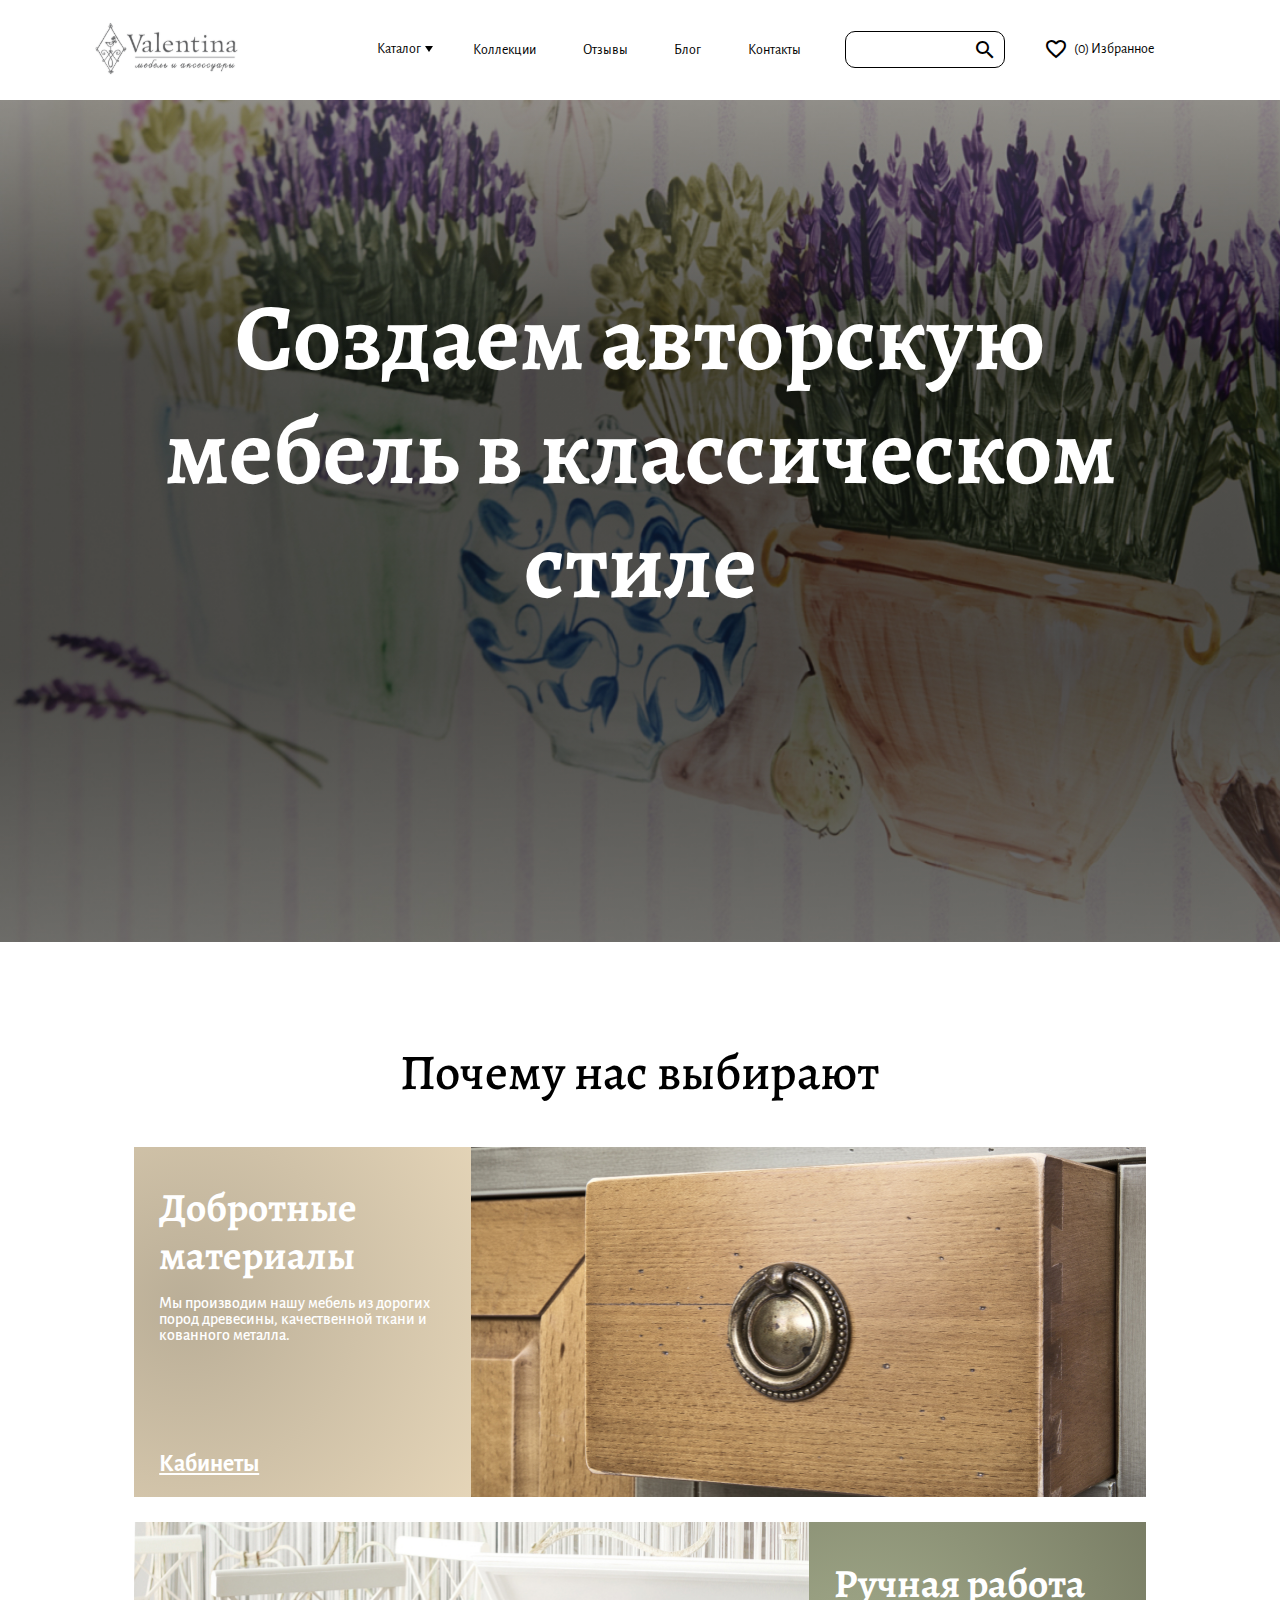
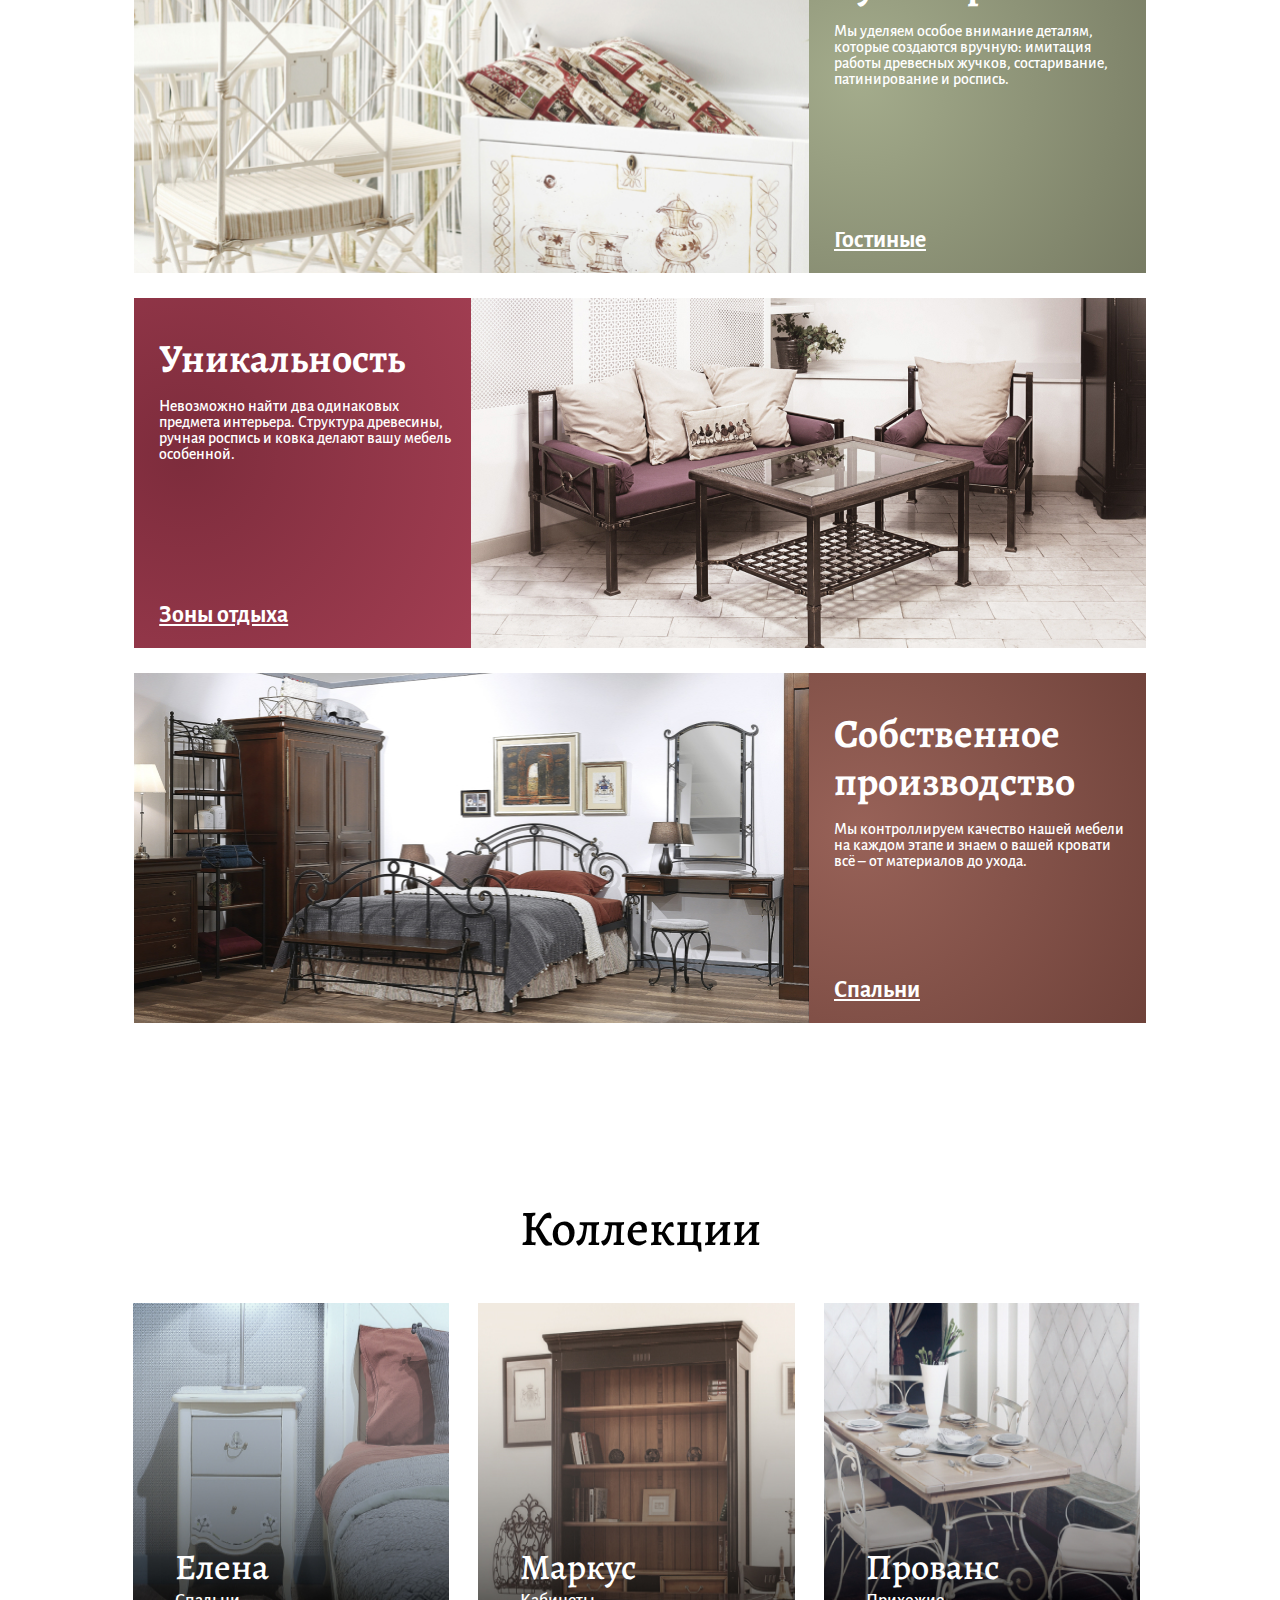
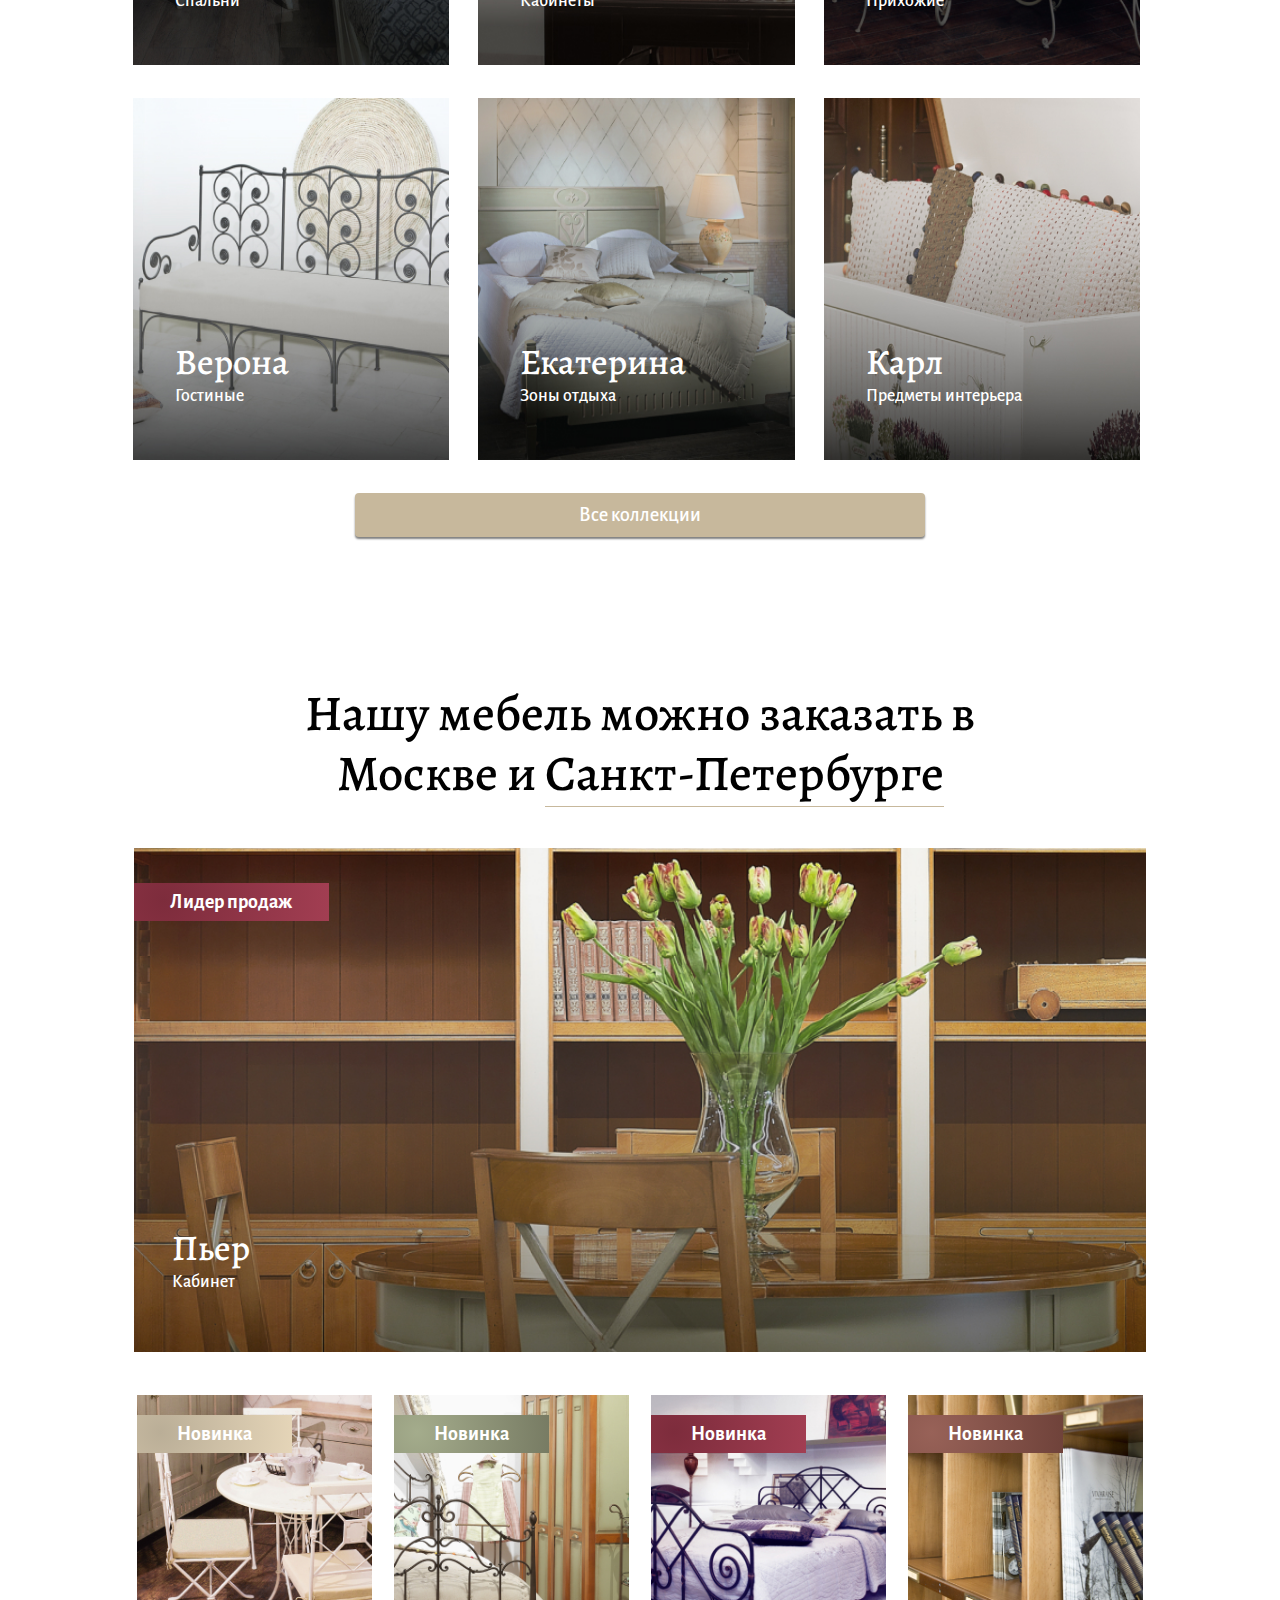
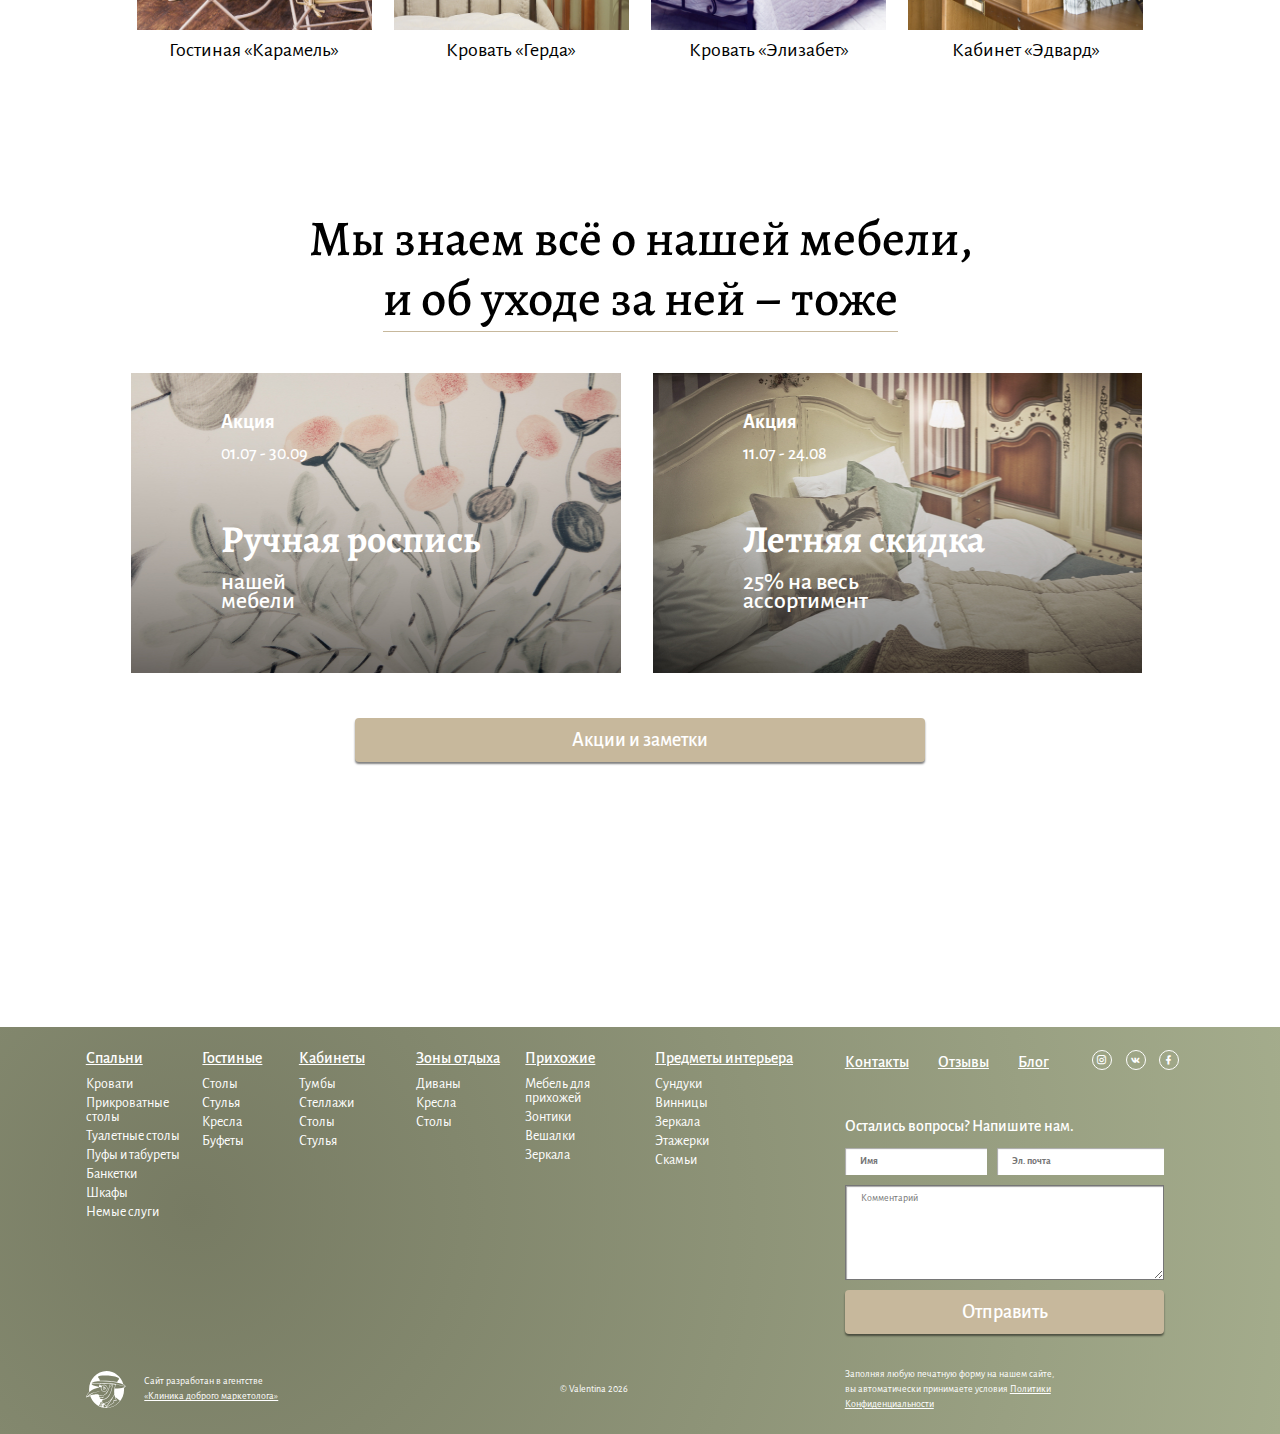
<file: app/index.html>
<!DOCTYPE html>
<html>
<head lang="ru">
    <meta charset="utf-8">
    <meta http-equiv="X-UA-Compatible" content="IE=edge">
    <meta name="viewport" content="width=device-width, initial-scale=1">
    <title>Valentina</title>
    <link href="css/normalize.min.css" rel="stylesheet">
    <link href="css/bootstrap.min.css" rel="stylesheet">
    <link href="css/slick.min.css" rel="stylesheet">
    <link href="css/materialdesignicons.min.css" rel="stylesheet">
    <link href="css/style.css" rel="stylesheet">
    <link href="css/jquery-ui.min.css" rel="stylesheet">
    <link href="css/jquery-ui.theme.min.css" rel="stylesheet">
    <script src="js/jquery-3.3.1.js"></script>
    <script src="js/bootstrap.min.js"></script>
    <script src="js/slick.js"></script>
    <script src="js/jquery-ui.min.js"></script>
</head>
<body>
<div class="mobile-menu desctop-hidden container-fluid">
    <div class="row">
        <div class="col-4">
            <a href="/">
                <img src="img/logo/head-black.svg" alt="" class="mob-log-menu">
            </a>
        </div>
        <div class="offset-6 col-2 flex-custom">
            <button type="button" class="close-menu"></button>
        </div>
        <ul class="col-4 mobile-nav">
            <li class="mobile-nav_item">
                <a class="catalog-open">Каталог</a>
            </li>
            <li class="mobile-nav_item">
                <a href="collection.html">Коллекции</a>
            </li>
            <li class="mobile-nav_item">
                <a href="reviews.html">Отзывы</a>
            </li>
            <li class="mobile-nav_item">
                <a href="blog-page.html">Блог</a>
            </li>
            <li class="mobile-nav_item">
                <a href="contacts.html">Контакты</a>
            </li>
        </ul>
        <div class="col-6 offset-2 mobile-menu-favorites flex-custom">
            <a href="favorites.html">
                <a href="favorites.html" class="mdi mdi-cards-heart favoritе">(<span>0</span>) Избранное</a>
            </a>
        </div>
        <form class="col-12 mobile-menu_form">
            <input name="mobile-search" type="text" placeholder="Поиск">
            <button type="submit" class="mdi  mdi-magnify"></button>
        </form>
    </div>
    <div class="mobile-menu_bottom">
        <p class="mobile-promo ">
            Спальный гарнитур Екатерина создаст завершенный образ элегантного и уютного интерьера спальни. В этой коллекции есть абсолютно все: кровать, прикроватная тумба, туалетный столик, зеркало, комод, тумба для телевизора, мягкая банкетка и объемные двухстворчатые или трехстворчатые шкафы.
        </p>
    </div>
</div>
<div class="mobile-catalog desctop-hidden container-fluid">
    <div class="row mobile-catalog_top">
        <div class="col-2">
            <button type="button" class="mdi mdi-arrow-left"></button>
        </div>
        <div class="col-8">
            <a href="/">
                <img src="img/logo/head-black.svg" alt="">
            </a>
        </div>
        <div class="col-2 flex-custom">
            <button class="close-catalog"></button>
        </div>
        <div class="col-5">
            <p class="catalog-mobile-head">Каталог</p>
        </div>
        <div class="offset-4 col-3  mobile-menu-favorites flex-custom">
            <a href="favorites.html">
                <p class="mdi mdi-cards-heart favoritе">(<span>0</span>)</p>
            </a>
        </div>
    </div>
    <div class="row mobile-catalog_bottom">
        <div class="col-6">
            <ul class="catalog-list">
                <li class="catalog-item first">
                    <a href="bedrooms.html">Спальни</a>
                </li>
                <li class="catalog-item">
                    <a href="beds.html">Тумбы</a>
                </li>
                <li class="catalog-item">
                    <a href="beds.html">Кровати</a>
                </li>
                <li class="catalog-item">
                    <a href="beds.html">Прикроватные столы</a>
                </li>
                <li class="catalog-item">
                    <a href="beds.html">Туалетные столы</a>
                </li>
                <li class="catalog-item">
                    <a href="beds.html">Пуфы и табуреты</a>
                </li>
                <li class="catalog-item">
                    <a href="beds.html">Банкетки</a>
                </li>
                <li class="catalog-item">
                    <a href="beds.html">Шкафы</a>
                </li>
                <li class="catalog-item">
                    <a href="beds.html">Зеркала</a>
                </li>
                <li class="catalog-item">
                    <a href="beds.html">Немые слуги</a>
                </li>
            </ul>
        </div>
        <div class="col-6">
            <ul class="catalog-list">
                <li class="catalog-item first">
                    <a href="bedrooms.html">Гостиные</a>
                </li>
                <li class="catalog-item">
                    <a href="beds.html">Столы</a>
                </li>
                <li class="catalog-item">
                    <a href="beds.html">Стулья</a>
                </li>
                <li class="catalog-item">
                    <a href="beds.html">Кресла</a>
                </li>
                <li class="catalog-item">
                    <a href="beds.html">Буфеты</a>
                </li>
            </ul>
        </div>
        <div class="col-6">
            <ul class="catalog-list">
                <li class="catalog-item first">
                    <a href="bedrooms.html">Кабинеты</a>
                </li>
                <li class="catalog-item">
                    <a href="beds.html">Тумбы</a>
                </li>
                <li class="catalog-item">
                    <a href="beds.html">Стеллажи</a>
                </li>
                <li class="catalog-item">
                    <a href="beds.html">Столы</a>
                </li>
                <li class="catalog-item">
                    <a href="beds.html">Стулья</a>
                </li>
            </ul>
        </div>
        <div class="col-6">
            <ul class="catalog-list">
                <li class="catalog-item first">
                    <a href="bedrooms.html">Прихожие</a>
                </li>
                <li class="catalog-item">
                    <a href="beds.html">Мебель для прихожей</a>
                </li>
                <li class="catalog-item">
                    <a href="beds.html">Зонтницы</a>
                </li>
                <li class="catalog-item">
                    <a href="beds.html">Вешалки</a>
                </li>
                <li class="catalog-item">
                    <a href="beds.html">Зеркала</a>
                </li>
            </ul>
        </div>
        <div class="col-6">
            <ul class="catalog-list">
                <li class="catalog-item first">
                    <a href="bedrooms.html">Предметы интерьера</a>
                </li>
                <li class="catalog-item">
                    <a href="beds.html">Сундуки</a>
                </li>
                <li class="catalog-item">
                    <a href="beds.html">Винницы</a>
                </li>
                <li class="catalog-item">
                    <a href="beds.html">Зеркала</a>
                </li>
                <li class="catalog-item">
                    <a href="beds.html">Этажерки</a>
                </li>
                <li class="catalog-item">
                    <a href="beds.html">Зонтницы</a>
                </li>
                <li class="catalog-item">
                    <a href="beds.html">Скамьи</a>
                </li>
            </ul>
        </div>
        <div class="col-12">
            <form class="mobile-catalog-form">
                <input type="text" name="catalog-mobile" placeholder="Поиск">
                <button type="submit" class="mdi mdi-magnify"></button>
            </form>
        </div>
    </div>
</div>
<header class="header container-fluid ">
    <div class="row">
    <div class="col-lg-2 logo-cont">
        <a href="/">
            <img class="head-logo white-logo" src="img/logo/head.svg" alt="">
            <img class="head-logo black-logo" src="img/logo/head-black.svg" alt="">
        </a>
        <button type="button" class="burger-menu desctop-hidden">
            <span class="line1"></span>
            <span class="line2"></span>
            <span class="line3"></span>
        </button>
    </div>
    <nav class="col-lg-6 mobile-hidden nav-cont">
        <ul class="header-nav">
            <li class="header-nav_item relative">
                <a  class="catalog-menu">
                    Каталог
                </a>
            </li>
            <li class="header-nav_item">
                <a href="collection.html">Коллекции</a>
            </li>
            <li class="header-nav_item">
                <a href="reviews.html">Отзывы</a>
            </li>
            <li class="header-nav_item">
                <a href="blog-page.html">Блог</a>
            </li>
            <li class="header-nav_item">
                <a href="contacts.html">Контакты</a>
            </li>
        </ul>
    </nav>
    <div class="col-lg-2 form-cont mobile-hidden">
        <form class="header-search" method="post">
            <input class="header-search_text" type="text">
            <button type="submit" class="mdi mdi-magnify"></button>
        </form>
    </div>
    <div class="col-lg-2 favorites-cont mobile-hidden">
        <a href="favorites.html" class="mdi mdi-cards-heart favoritе">(<span>0</span>) Избранное</a>
    </div>
    <div class="catalog-inner-list inner-close container-fluid">
        <div class="inner-wrap">
        <div class="catalog-inner">
            <ul class="inner-list1">
                <li class="inner-item first">
                    <a href="bedrooms.html">Спальни</a>
                </li>
                <li class="inner-item">
                    <a href="beds.html">Тумбы</a>
                </li>
                <li class="inner-item">
                    <a href="beds.html">Кровати</a>
                </li>
                <li class="inner-item">
                    <a href="beds.html">Прикроватные столы</a>
                </li>
                <li class="inner-item">
                    <a href="beds.html">Туалетные столы</a>
                </li>
                <li class="inner-item">
                    <a href="beds.html">Пуфы и табуреты</a>
                </li>
                <li class="inner-item">
                    <a href="beds.html">Банкетки</a>
                </li>
                <li class="inner-item">
                    <a href="beds.html">Шкафы</a>
                </li>
                <li class="inner-item">
                    <a href="beds.html">Зеркала</a>
                </li>
                <li class="inner-item">
                    <a href="beds.html">Немые слуги</a>
                </li>
            </ul>
        </div>
        <div class="catalog-inner">
            <ul class="inner-list2">
                <li class="inner-item first">
                    <a href="bedrooms.html">Гостиные</a>
                </li>
                <li class="inner-item">
                    <a href="beds.html">Столы</a>
                </li>
                <li class="inner-item">
                    <a href="beds.html">Стулья</a>
                </li>
                <li class="inner-item">
                    <a href="beds.html">Кресла</a>
                </li>
                <li class="inner-item">
                    <a href="beds.html">Буфеты</a>
                </li>
            </ul>
        </div>
        <div class="catalog-inner">
            <ul class="inner-list3">
                <li class="inner-item first">
                    <a href="bedrooms.html">Кабинеты</a>
                </li>
                <li class="inner-item">
                    <a href="beds.html">Тумбы</a>
                </li>
                <li class="inner-item">
                    <a href="beds.html">Стеллажи</a>
                </li>
                <li class="inner-item">
                    <a href="beds.html">Столы</a>
                </li>
                <li class="inner-item">
                    <a href="beds.html">Стулья</a>
                </li>
            </ul>
        </div>
        <div class="catalog-inner">
            <ul class="inner-list4">
                <li class="inner-item first">
                    <a href="bedrooms.html">Зоны отдыха</a>
                </li>
                <li class="inner-item">
                    <a href="beds.html">Диваны</a>
                </li>
                <li class="inner-item">
                    <a href="beds.html">Кресла</a>
                </li>
                <li class="inner-item">
                    <a href="beds.html">Столы</a>
                </li>
            </ul>
        </div>
        <div class="catalog-inner">
            <ul class="inner-list5">
                <li class="inner-item first">
                    <a href="bedrooms.html">Прихожие</a>
                </li>
                <li class="inner-item">
                    <a href="beds.html">Мебель для прихожей</a>
                </li>
                <li class="inner-item">
                    <a href="beds.html">Зонтницы</a>
                </li>
                <li class="inner-item">
                    <a href="beds.html">Вешалки</a>
                </li>
                <li class="inner-item">
                    <a href="beds.html">Зеркала</a>
                </li>
            </ul>
        </div>
        <div class="catalog-inner">
            <ul class="inner-list6">
                <li class="inner-item first">
                    <a href="bedrooms.html">Предметы интерьера</a>
                </li>
                <li class="inner-item">
                    <a href="beds.html">Сундуки</a>
                </li>
                <li class="inner-item">
                    <a href="beds.html">Винницы</a>
                </li>
                <li class="inner-item">
                    <a href="beds.html">Зеркала</a>
                </li>
                <li class="inner-item">
                    <a href="beds.html">Этажерки</a>
                </li>
                <li class="inner-item">
                    <a href="beds.html">Зонтницы</a>
                </li>
                <li class="inner-item">
                    <a href="beds.html">Скамьи</a>
                </li>
            </ul>
        </div>
        </div>
    </div>
    </div>
</header>
<section class="main-block1 container-fluid">
     <div class="row">
         <div class="col-lg-12">
             <h1 class="title">Создаем авторскую мебель
                 в&nbsp;классическом стиле</h1>
         </div>
     </div>
</section>
<section class="main-block2 container-fluid">
    <div class="row justify-content-center">
        <h2 class="block-title text-center">Почему нас выбирают</h2>
    </div>
    <div class="row row-custom block2-item">
        <div class="col-lg-4 gradient-1">
            <h3 class="block2-title">Добротные материалы</h3>
            <p class="block2-desc">Мы производим нашу мебель из дорогих
                пород древесины, качественной ткани
                и кованного металла.</p>
            <a href="bedrooms.html" class="block2-link">Кабинеты</a>
        </div>
        <div class="col-lg-8" >
            <picture>
                <source srcset="img/main/2-1-big.jpg" media="(min-width: 1900px)">
                <img src="img/main/2-1.jpg" alt="">
            </picture>
        </div>
    </div>
    <div class="row row-custom block2-item">
        <div class="col-lg-8 order-mob-1">
            <picture>
                <source srcset="img/main/2-2-big.jpg" media="(min-width: 1900px)">
                <img src="img/main/2-2.jpg" alt="">
            </picture>
        </div>
        <div class="col-lg-4 gradient-2 order-mob-0">
            <h3 class="block2-title">Ручная работа</h3>
            <p class="block2-desc">Мы уделяем особое внимание деталям, которые создаются вручную: имитация
                работы древесных жучков, состаривание, патинирование и роспись.</p>
            <a href="bedrooms.html" class="block2-link">Гостиные</a>
        </div>
    </div>
    <div class="block2-item row-custom row">
        <div class="col-lg-4 gradient-3">
            <h3 class="block2-title">Уникальность</h3>
            <p class="block2-desc">Невозможно найти два одинаковых предмета интерьера. Структура древесины, ручная роспись и ковка делают вашу мебель особенной.</p>
            <a href="bedrooms.html" class="block2-link">Зоны отдыха</a>
        </div>
        <div class="col-lg-8">
            <picture>
                <source srcset="img/main/2-3-big.jpg" media="(min-width: 1900px)">
                <img src="img/main/2-3.jpg" alt="">
            </picture>
        </div>
    </div>
    <div class="block2-item row-custom row">
        <div class="col-lg-8 order-mob-1" style="background-image: url('img/main/2-4.jpg')">
            <picture>
                <source srcset="img/main/2-4-big.jpg" media="(min-width: 1900px)">
                <img src="img/main/2-4.jpg" alt="">
            </picture>
        </div>
        <div class="col-lg-4 gradient-4 order-mob-0">
            <h3 class="block2-title">Собственное производство</h3>
            <p class="block2-desc">Мы контроллируем качество нашей мебели
                на каждом этапе и знаем о вашей кровати всё – от материалов до ухода.
            </p>
            <a href="bedrooms.html" class="block2-link">Спальни</a>
        </div>
    </div>
</section>
<section class="main-block3 container-fluid">
    <div class="row justify-content-center">
        <h2 class="block-title text-center">Коллекции</h2>
    </div>
    <div class="row row-custom">
        <div class="col-lg-4">
            <a href="item-collection.html">
                <img class="block3-img" src="img/main/3-1.jpg">
                <h3 class="block3-title">Елена</h3>
                <p class="block3-cat">Спальни</p>
            </a>
        </div>
        <div class="col-lg-4">
            <a href="item-collection.html">
                <img class="block3-img" src="img/main/3-2.jpg">
                <h3 class="block3-title">Маркус</h3>
                <p class="block3-cat">Кабинеты</p>
            </a>
        </div>
        <div class="col-lg-4">
            <a href="item-collection.html">
                <img class="block3-img" src="img/main/3-3.jpg">
                <h3 class="block3-title">Прованс</h3>
                <p class="block3-cat">Прихожие</p>
            </a>
        </div>
        <div class="col-lg-4">
            <a href="item-collection.html">
                <img class="block3-img" src="img/main/3-4.jpg">
                <h3 class="block3-title">Верона</h3>
                <p class="block3-cat">Гостиные</p>
            </a>
        </div>
        <div class="col-lg-4" >
            <a href="item-collection.html">
                <img class="block3-img" src="img/main/3-5.jpg">
                <h3 class="block3-title">Екатерина</h3>
                <p class="block3-cat">Зоны отдыха</p>
            </a>
        </div>
        <div class="col-lg-4">
            <a href="item-collection.html">
                <img class="block3-img" src="img/main/3-6.jpg">
                <h3 class="block3-title">Карл</h3>
                <p class="block3-cat">Предметы интерьера</p>
            </a>
        </div>
    </div>
    <div class="row justify-content-center">
        <a href="collection.html" class="btn col-lg-6 block3-btn">Все коллекции</a>
    </div>
</section>
<section class="main-block4 container-fluid">
    <div class="row justify-content-center">
        <h2 class="block-title">Нашу мебель можно заказать <span>в Москве</span> и <span>Санкт-Петербурге</span></h2>
    </div>
    <div class="row row-custom">
        <div class="col-lg-12 lider-label">
            <a href="item-page.html">
                <h3 class="block3-title">Пьер</h3>
                <p class="block3-cat">Кабинет</p>
            </a>
        </div>
    </div>
    <div class="row row-custom row-custom2">
        <div class="col-lg-3  new1-label">
            <a href="item-page.html">
                <img class="col-12" src="img/main/4-2.jpg" alt="">
                <p class="block4-name col-12">Гостиная «Карамель»</p>
            </a>
        </div>
        <div class="col-lg-3  new2-label">
            <a href="item-page.html">
                <img src="img/main/4-3.jpg" alt="" class="col-12">
                <p class="block4-name col-12">Кровать «Герда»</p>
            </a>
        </div>
        <div class="col-lg-3  new3-label">
            <a href="item-page.html">
                <img src="img/main/4-4.jpg" alt="" class="col-12">
                <p class="block4-name col-12">Кровать «Элизабет»</p>
            </a>
        </div>
        <div class="col-lg-3  new4-label">
            <a href="item-page.html">
                <img src="img/main/4-5.jpg" alt="" class="col-12">
                <p class="block4-name col-12">Кабинет «Эдвард»</p>
            </a>
        </div>
    </div>
</section>
<section class="main-block5 container-fluid">
    <div class="row justify-content-center">
        <h2 class="block-title text-center">Мы знаем всё о нашей мебели,
            <span>и об уходе за ней – тоже</span></h2>
    </div>
    <div class="row row-custom">
        <div class="col-lg-6 block6-item" style="background-image:url('img/main/5-1.jpg')">
            <a href="post-page.html">
                <p class="block5-name">Акция</p>
                <p class="block5-date">01.07 - 30.09</p>
                <h3 class="block5-title">Ручная роспись</h3>
                <p class="block5-desc">нашей мебели</p>
            </a>
        </div>
        <div class="col-lg-6 block6-item" style="background-image: url('img/main/5-2.jpg')">
            <a href="post-page.html">
                <p class="block5-name">Акция</p>
                <p class="block5-date">11.07 - 24.08</p>
                <h3 class="block5-title">Летняя скидка</h3>
                <p class="block5-desc">25% на весь ассортимент</p>
            </a>
        </div>
    </div>
    <div class="row justify-content-center">
        <a href="blog-page.html" class="btn col-lg-6 block5-btn">Акции и заметки</a>
    </div>
</section>
<footer class="footer container-fluid">
    <div class="row">
        <div class="col-lg-8 footer-nav_cont">
            <ul class="footer-list1">
                <li class=" footer-item first">
                    <a href="bedrooms.html">Спальни</a>
                </li>
                <li class=" footer-item">
                    <a href="beds.html">Кровати</a>
                </li>
                <li class="footer-item">
                    <a href="beds.html">Прикроватные столы</a>
                </li>
                <li class=" footer-item">
                    <a href="beds.html">Туалетные столы</a>
                </li>
                <li class=" footer-item">
                    <a href="beds.html">Пуфы и табуреты</a>
                </li>
                <li class=" footer-item">
                    <a href="beds.html">Банкетки</a>
                </li>
                <li class=" footer-item">
                    <a href="beds.html">Шкафы</a>
                </li>
                <li class=" footer-item">
                    <a href="beds.html">Немые слуги</a>
                </li>
            </ul>
            <ul class="footer-list2">
                <li class="footer-item first">
                    <a href="bedrooms.html">Гостиные</a>
                </li>
                <li class="footer-item">
                    <a href="beds.html">Столы</a>
                </li>
                <li class="footer-item">
                    <a href="beds.html">Стулья</a>
                </li>
                <li class="footer-item">
                    <a href="beds.html">Кресла</a>
                </li>
                <li class="footer-item">
                    <a href="beds.html">Буфеты</a>
                </li>
            </ul>
            <ul class="footer-list3">
                <li class="footer-item first">
                    <a href="bedrooms.html">Кабинеты</a>
                </li>
                <li class="footer-item">
                    <a href="beds.html">Тумбы</a>
                </li>
                <li class="footer-item">
                    <a href="beds.html">Стеллажи</a>
                </li>
                <li class="footer-item">
                    <a href="beds.html">Столы</a>
                </li>
                <li class="footer-item">
                    <a href="beds.html">Стулья</a>
                </li>
            </ul>
            <ul class="footer-list4">
                <li class="footer-item first">
                    <a href="bedrooms.html">Зоны отдыха</a>
                </li>
                <li class="footer-item">
                    <a href="beds.html">Диваны</a>
                </li>
                <li class="footer-item">
                    <a href="beds.html">Кресла</a>
                </li>
                <li class="footer-item">
                    <a href="beds.html">Столы</a>
                </li>
            </ul>
            <ul class="footer-list5">
                <li class="footer-item first">
                    <a href="bedrooms.html">Прихожие</a>
                </li>
                <li class="footer-item">
                    <a href="beds.html">Мебель для прихожей</a>
                </li>
                <li class="footer-item">
                    <a href="beds.html">Зонтики</a>
                </li>
                <li class="footer-item">
                    <a href="beds.html">Вешалки</a>
                </li>
                <li class="footer-item">
                    <a href="beds.html">Зеркала</a>
                </li>
            </ul>
            <ul class="footer-list6">
                <li class="footer-item first">
                    <a href="bedrooms.html">
                        Предметы интерьера
                    </a>
                </li>
                <li class="footer-item">
                    <a href="beds.html">Сундуки</a>
                </li>
                <li class="footer-item">
                    <a href="beds.html">Винницы</a>
                </li>
                <li class="footer-item">
                    <a href="beds.html">Зеркала</a>
                </li>
                <li class="footer-item">
                    <a href="beds.html">Этажерки</a>
                </li>
                <li class="footer-item">
                    <a href="beds.html">Скамьи</a>
                </li>
            </ul>
        </div>
        <div class="col-lg-4 row">
            <div class="col-lg-9 col-12 order-c-0 mob-custom">
                <ul class="footer-nav">
                    <li class="footer-nav_item desctop-hidden">
                        <a href="catalog.html">Каталог</a>
                    </li>
                    <li class="footer-nav_item">
                        <a href="contacts.html">Контакты</a>
                    </li>
                    <li class="footer-nav_item">
                        <a href="reviews.html">Отзывы</a>
                    </li>
                    <li class="footer-nav_item">
                        <a href="blog-page.html">Блог</a>
                    </li>
                </ul>
            </div>
            <div class="col-lg-3 col-12 order-c-4 social-cont mob-custom">
                <ul class="footer-social mobile-hidden">
                    <li class="social-item">
                        <a href="" target="_blank" class="mdi mdi-instagram"></a>
                    </li>
                    <li class="social-item">
                        <a href="" target="_blank" class="mdi mdi-vk"></a>
                    </li>
                    <li class="social-item">
                        <a href="" target="_blank" class="mdi mdi-facebook"></a>
                    </li>
                </ul>
            </div>
            <div class="col-lg-12 form-cont_footer order-c-1">
                <p class="form-title">Остались вопросы? Напишите нам.</p>
                <form class="footer-form" method="get">
                    <div class="form-top">
                        <input type="text" name="Имя" class="name-input" placeholder="Имя" required>
                        <input type="email" name="Эл.почта" placeholder="Эл. почта" required>
                    </div>
                    <textarea placeholder="Комментарий" name="Сообщение"></textarea>
                    <button type="submit" class="btn">
                        Отправить
                    </button>
                </form>
            </div>
        </div>
    </div>
    <div class="row footer-bottom">
        <div class="col-lg-3 order-c-5 order-mob-2">
            <a href="http://kdm1.ru" target="_blank" class="kdm">
                <img src="img/kdm.svg" alt="">
                <p>Сайт разработан в&nbsp;агентстве<br>
                    <span>&laquo;Клиника доброго маркетолога&raquo;</span></p>
            </a>
        </div>
        <div class="col-lg-2 offset-lg-2 order-c-3 order-mob-1">
            <p class="copyright">&copy;&nbsp;Valentina <script>
                document.write(new Date().getFullYear());
            </script></p>
        </div>
        <div class="offset-lg-1 col-lg-4 order-mob-0 order-c-2 politic">Заполняя любую печатную форму на&nbsp;нашем сайте, вы&nbsp;автоматически принимаете условия <a href="">Политики Конфиденциальности</a></div>
        <div class="col-lg-3 col-12 order-c-4 social-cont mob-custom">
            <ul class="footer-social desctop-hidden">
                <li class="social-item">
                    <a href="" target="_blank" class="mdi mdi-instagram"></a>
                </li>
                <li class="social-item">
                    <a href="" target="_blank" class="mdi mdi-vk"></a>
                </li>
                <li class="social-item">
                    <a href="" target="_blank" class="mdi mdi-facebook"></a>
                </li>
            </ul>
        </div>
    </div>
</footer>
<div class="favorites-mob desctop-hidden">
    <a href="favorites.html" class="mdi mdi-cards-heart favoritе">(<span>0</span>)</a>
</div>
<script src="js/script.js"></script>
</body>
</html>
</file>
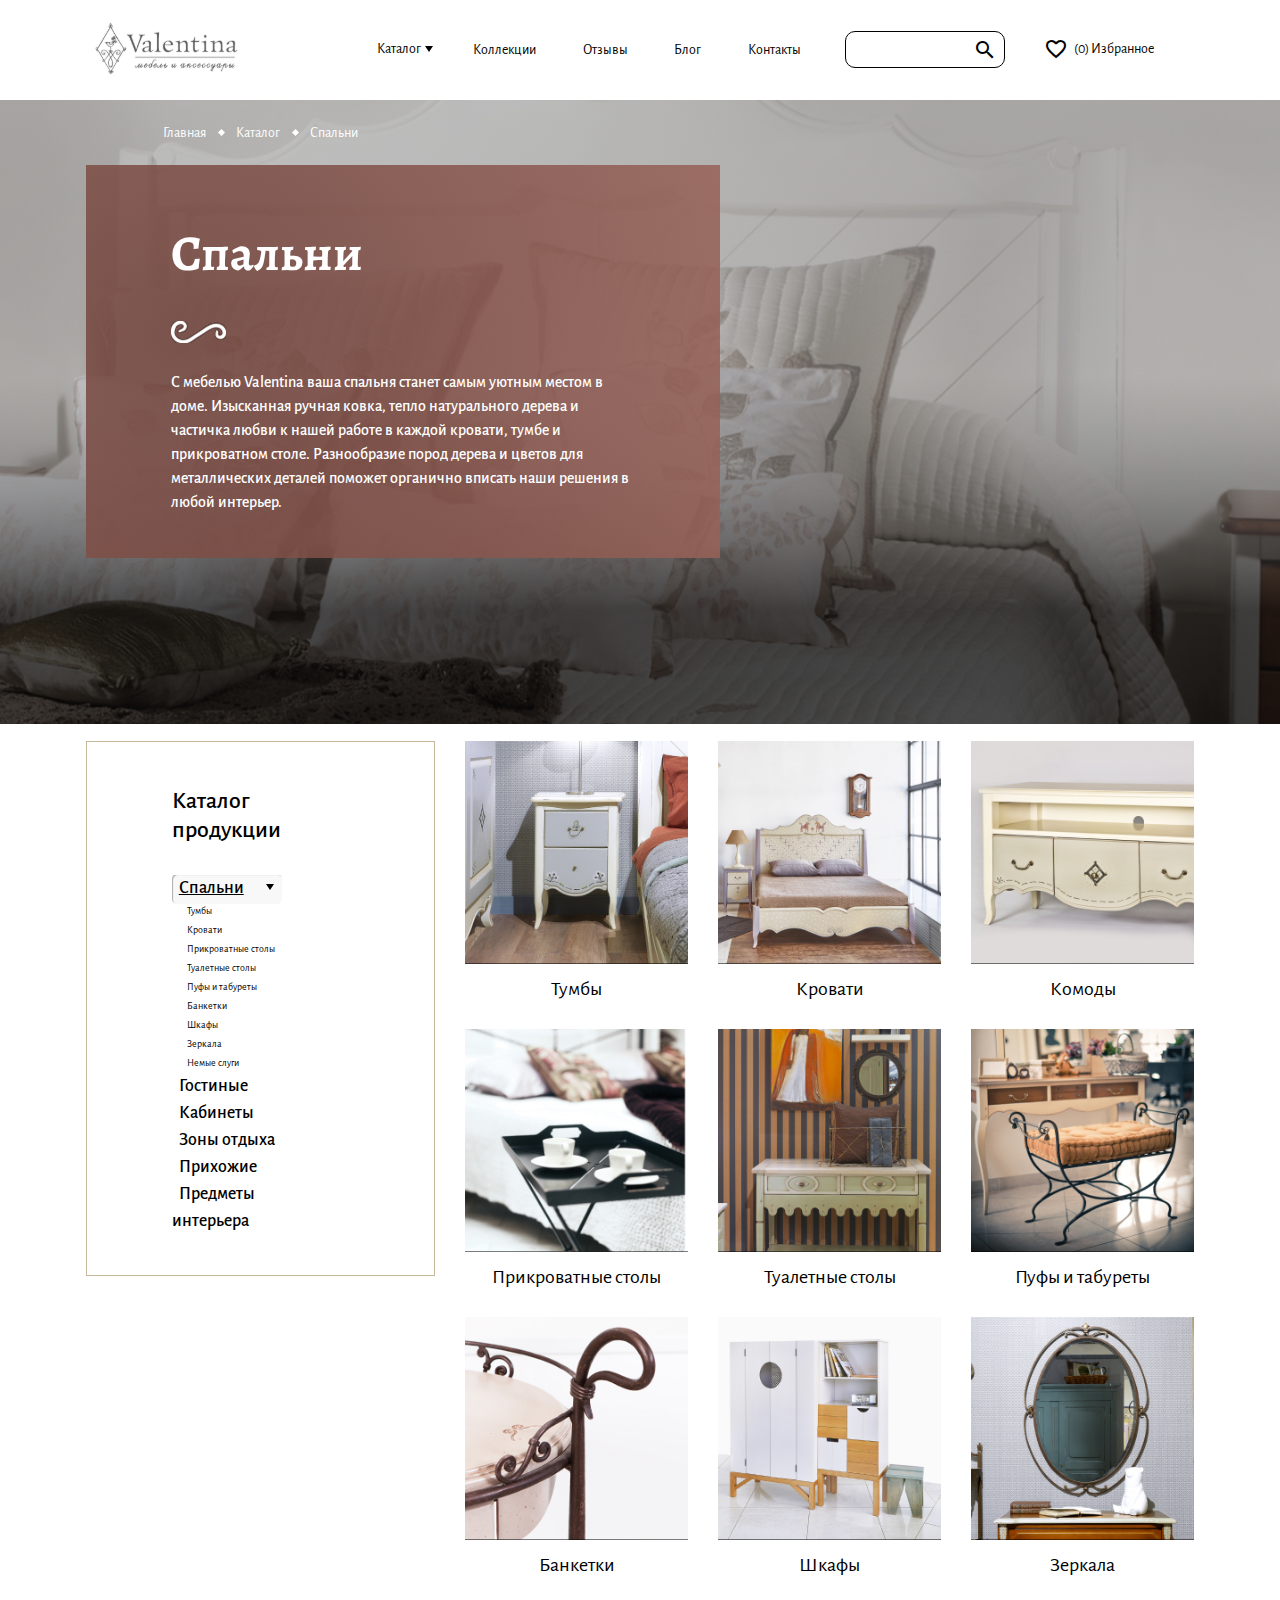
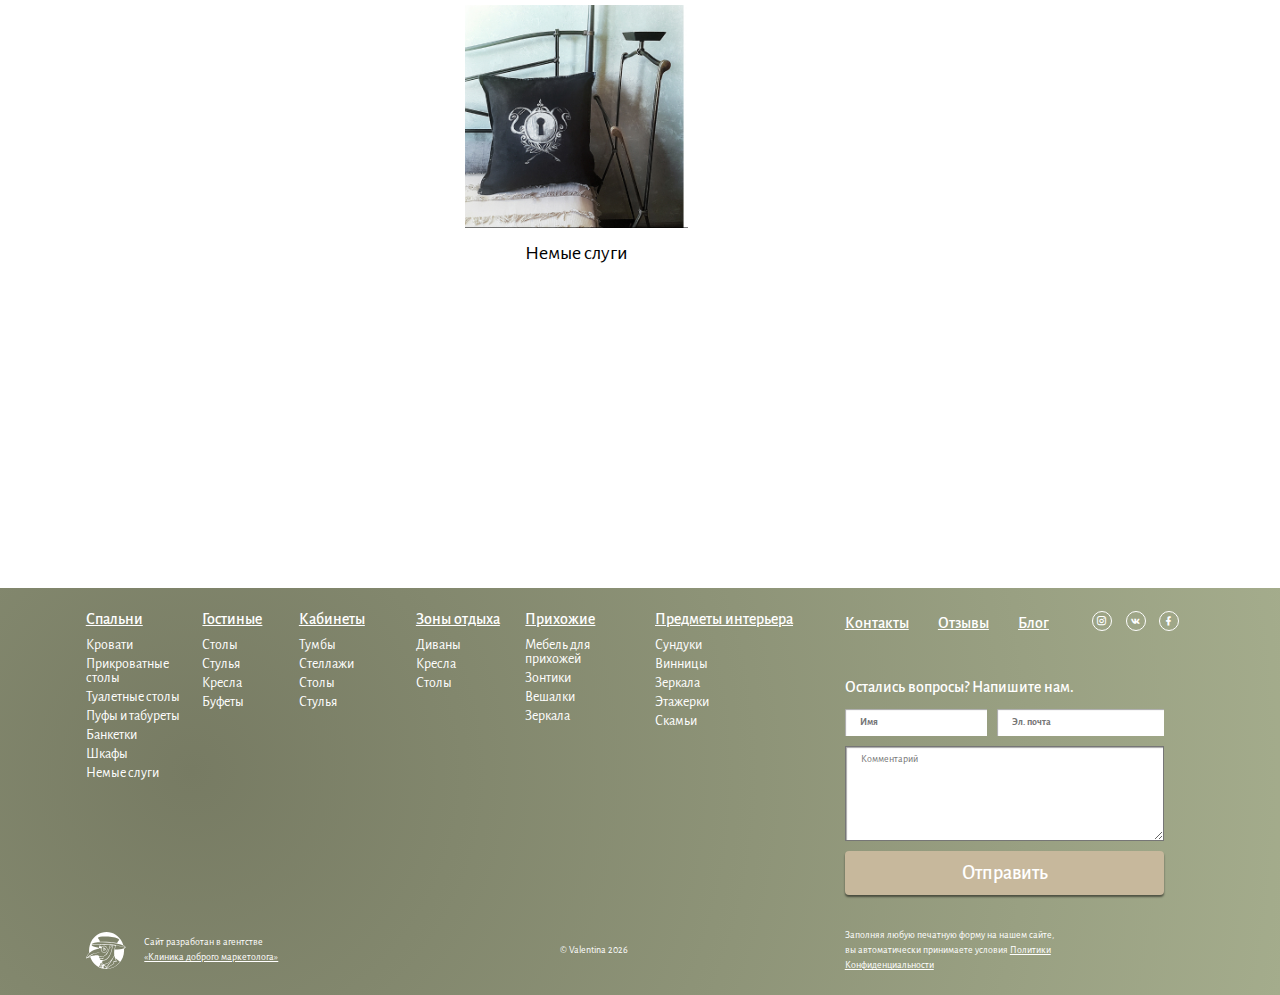
<file: app/bedrooms.html>
<!DOCTYPE html>
<html>
<head lang="ru">
    <meta charset="utf-8">
    <meta http-equiv="X-UA-Compatible" content="IE=edge">
    <meta name="viewport" content="width=device-width, initial-scale=1">
    <title>Valentina</title>
    <link href="css/normalize.min.css" rel="stylesheet">
    <link href="css/bootstrap.min.css" rel="stylesheet">
    <link href="css/slick.min.css" rel="stylesheet">
    <link href="css/materialdesignicons.min.css" rel="stylesheet">
    <link href="css/style.css" rel="stylesheet">
    <link href="css/jquery-ui.min.css" rel="stylesheet">
    <link href="css/jquery-ui.theme.min.css" rel="stylesheet">
    <script src="js/jquery-3.3.1.js"></script>
    <script src="js/bootstrap.min.js"></script>
    <script src="js/slick.js"></script>
    <script src="js/jquery-ui.min.js"></script>
    <script src="js/jquery.ui.touch-punch.min.js"></script>
</head>
<body>
<div class="mobile-menu desctop-hidden container-fluid">
    <div class="row">
        <div class="col-4">
            <a href="/">
                <img src="img/logo/head-black.svg" alt="" class="mob-log-menu">
            </a>
        </div>
        <div class="offset-6 col-2 flex-custom">
            <button type="button" class="close-menu"></button>
        </div>
        <ul class="col-4 mobile-nav">
            <li class="mobile-nav_item">
                <a class="catalog-open">Каталог</a>
            </li>
            <li class="mobile-nav_item">
                <a href="collection.html">Коллекции</a>
            </li>
            <li class="mobile-nav_item">
                <a href="reviews.html">Отзывы</a>
            </li>
            <li class="mobile-nav_item">
                <a href="blog-page.html">Блог</a>
            </li>
            <li class="mobile-nav_item">
                <a href="contacts.html">Контакты</a>
            </li>
        </ul>
        <div class="col-6 offset-2 mobile-menu-favorites flex-custom">
            <a href="favorites.html">
                <p class="mdi mdi-cards-heart favoritе">(<span>0</span>) Избранное</p>
            </a>
        </div>
        <form class="col-12 mobile-menu_form">
            <input name="mobile-search" type="text" placeholder="Поиск">
            <button type="submit" class="mdi  mdi-magnify"></button>
        </form>
    </div>
    <div class="mobile-menu_bottom">
        <p class="mobile-promo ">
            Спальный гарнитур Екатерина создаст завершенный образ элегантного и уютного интерьера спальни. В этой коллекции есть абсолютно все: кровать, прикроватная тумба, туалетный столик, зеркало, комод, тумба для телевизора, мягкая банкетка и объемные двухстворчатые или трехстворчатые шкафы.
        </p>
    </div>
</div>
<div class="mobile-catalog desctop-hidden container-fluid">
    <div class="row mobile-catalog_top">
        <div class="col-2">
            <button type="button" class="mdi mdi-arrow-left"></button>
        </div>
        <div class="col-8">
            <a href="/">
                <img src="img/logo/head-black.svg" alt="">
            </a>
        </div>
        <div class="col-2 flex-custom">
            <button class="close-catalog"></button>
        </div>
        <div class="col-5">
            <p class="catalog-mobile-head">Каталог</p>
        </div>
        <div class="offset-4 col-3  mobile-menu-favorites flex-custom">
            <a href="favorites.html">
                <p class="mdi mdi-cards-heart favoritе">(<span>0</span>)</p>
            </a>
        </div>
    </div>
    <div class="row mobile-catalog_bottom">
        <div class="col-6">
            <ul class="catalog-list">
                <li class="catalog-item first">
                    <a href="bedrooms.html">Спальни</a>
                </li>
                <li class="catalog-item">
                    <a href="beds.html">Тумбы</a>
                </li>
                <li class="catalog-item">
                    <a href="beds.html">Кровати</a>
                </li>
                <li class="catalog-item">
                    <a href="beds.html">Прикроватные столы</a>
                </li>
                <li class="catalog-item">
                    <a href="beds.html">Туалетные столы</a>
                </li>
                <li class="catalog-item">
                    <a href="beds.html">Пуфы и табуреты</a>
                </li>
                <li class="catalog-item">
                    <a href="beds.html">Банкетки</a>
                </li>
                <li class="catalog-item">
                    <a href="beds.html">Шкафы</a>
                </li>
                <li class="catalog-item">
                    <a href="beds.html">Зеркала</a>
                </li>
                <li class="catalog-item">
                    <a href="beds.html">Немые слуги</a>
                </li>
            </ul>
        </div>
        <div class="col-6">
            <ul class="catalog-list">
                <li class="catalog-item first">
                    <a href="bedrooms.html">Гостиные</a>
                </li>
                <li class="catalog-item">
                    <a href="beds.html">Столы</a>
                </li>
                <li class="catalog-item">
                    <a href="beds.html">Стулья</a>
                </li>
                <li class="catalog-item">
                    <a href="beds.html">Кресла</a>
                </li>
                <li class="catalog-item">
                    <a href="beds.html">Буфеты</a>
                </li>
            </ul>
        </div>
        <div class="col-6">
            <ul class="catalog-list">
                <li class="catalog-item first">
                    <a href="bedrooms.html">Кабинеты</a>
                </li>
                <li class="catalog-item">
                    <a href="beds.html">Тумбы</a>
                </li>
                <li class="catalog-item">
                    <a href="beds.html">Стеллажи</a>
                </li>
                <li class="catalog-item">
                    <a href="beds.html">Столы</a>
                </li>
                <li class="catalog-item">
                    <a href="beds.html">Стулья</a>
                </li>
            </ul>
        </div>
        <div class="col-6">
            <ul class="catalog-list">
                <li class="catalog-item first">
                    <a href="bedrooms.html">Прихожие</a>
                </li>
                <li class="catalog-item">
                    <a href="beds.html">Мебель для прихожей</a>
                </li>
                <li class="catalog-item">
                    <a href="beds.html">Зонтницы</a>
                </li>
                <li class="catalog-item">
                    <a href="beds.html">Вешалки</a>
                </li>
                <li class="catalog-item">
                    <a href="beds.html">Зеркала</a>
                </li>
            </ul>
        </div>
        <div class="col-6">
            <ul class="catalog-list">
                <li class="catalog-item first">
                    <a href="bedrooms.html">Предметы интерьера</a>
                </li>
                <li class="catalog-item">
                    <a href="beds.html">Сундуки</a>
                </li>
                <li class="catalog-item">
                    <a href="beds.html">Винницы</a>
                </li>
                <li class="catalog-item">
                    <a href="beds.html">Зеркала</a>
                </li>
                <li class="catalog-item">
                    <a href="beds.html">Этажерки</a>
                </li>
                <li class="catalog-item">
                    <a href="beds.html">Зонтницы</a>
                </li>
                <li class="catalog-item">
                    <a href="beds.html">Скамьи</a>
                </li>
            </ul>
        </div>
        <div class="col-12">
            <form class="mobile-catalog-form">
                <input type="text" name="catalog-mobile" placeholder="Поиск">
                <button type="submit" class="mdi mdi-magnify"></button>
            </form>
        </div>
    </div>
</div>
<header class="header other-header container-fluid ">
    <div class="row">
        <div class="col-lg-2 logo-cont">
            <a href="/">
                <img class="head-logo white-logo" src="img/logo/head.svg" alt="">
                <img class="head-logo black-logo" src="img/logo/head-black.svg" alt="">
            </a>
            <button type="button" class="burger-menu desctop-hidden">
                <span class="line1"></span>
                <span class="line2"></span>
                <span class="line3"></span>
            </button>
        </div>
        <nav class="col-lg-6 mobile-hidden nav-cont">
            <ul class="header-nav">
                <li class="header-nav_item relative">
                    <a  class="catalog-menu">
                        Каталог
                    </a>
                </li>
                <li class="header-nav_item">
                    <a href="collection.html">Коллекции</a>
                </li>
                <li class="header-nav_item">
                    <a href="reviews.html">Отзывы</a>
                </li>
                <li class="header-nav_item">
                    <a href="blog-page.html">Блог</a>
                </li>
                <li class="header-nav_item">
                    <a href="contacts.html">Контакты</a>
                </li>
            </ul>
        </nav>
        <div class="col-lg-2 form-cont mobile-hidden">
            <form class="header-search" method="post">
                <input class="header-search_text" type="text">
                <button type="submit" class="mdi mdi-magnify"></button>
            </form>
        </div>
        <div class="col-lg-2 favorites-cont mobile-hidden">
            <a href="favorites.html" class="mdi mdi-cards-heart favoritе">(<span>0</span>) Избранное</a>
        </div>
        <div class="catalog-inner-list inner-close container-fluid">
            <div class="inner-wrap">
                <div class="catalog-inner">
                    <ul class="inner-list1">
                        <li class="inner-item first">
                            <a href="bedrooms.html">Спальни</a>
                        </li>
                        <li class="inner-item">
                            <a href="beds.html">Тумбы</a>
                        </li>
                        <li class="inner-item">
                            <a href="beds.html">Кровати</a>
                        </li>
                        <li class="inner-item">
                            <a href="beds.html">Прикроватные столы</a>
                        </li>
                        <li class="inner-item">
                            <a href="beds.html">Туалетные столы</a>
                        </li>
                        <li class="inner-item">
                            <a href="beds.html">Пуфы и табуреты</a>
                        </li>
                        <li class="inner-item">
                            <a href="beds.html">Банкетки</a>
                        </li>
                        <li class="inner-item">
                            <a href="beds.html">Шкафы</a>
                        </li>
                        <li class="inner-item">
                            <a href="beds.html">Зеркала</a>
                        </li>
                        <li class="inner-item">
                            <a href="beds.html">Немые слуги</a>
                        </li>
                    </ul>
                </div>
                <div class="catalog-inner">
                    <ul class="inner-list2">
                        <li class="inner-item first">
                            <a href="bedrooms.html">Гостиные</a>
                        </li>
                        <li class="inner-item">
                            <a href="beds.html">Столы</a>
                        </li>
                        <li class="inner-item">
                            <a href="beds.html">Стулья</a>
                        </li>
                        <li class="inner-item">
                            <a href="beds.html">Кресла</a>
                        </li>
                        <li class="inner-item">
                            <a href="beds.html">Буфеты</a>
                        </li>
                    </ul>
                </div>
                <div class="catalog-inner">
                    <ul class="inner-list3">
                        <li class="inner-item first">
                            <a href="bedrooms.html">Кабинеты</a>
                        </li>
                        <li class="inner-item">
                            <a href="beds.html">Тумбы</a>
                        </li>
                        <li class="inner-item">
                            <a href="beds.html">Стеллажи</a>
                        </li>
                        <li class="inner-item">
                            <a href="beds.html">Столы</a>
                        </li>
                        <li class="inner-item">
                            <a href="beds.html">Стулья</a>
                        </li>
                    </ul>
                </div>
                <div class="catalog-inner">
                    <ul class="inner-list4">
                        <li class="inner-item first">
                            <a href="bedrooms.html">Зоны отдыха</a>
                        </li>
                        <li class="inner-item">
                            <a href="beds.html">Диваны</a>
                        </li>
                        <li class="inner-item">
                            <a href="beds.html">Кресла</a>
                        </li>
                        <li class="inner-item">
                            <a href="beds.html">Столы</a>
                        </li>
                    </ul>
                </div>
                <div class="catalog-inner">
                    <ul class="inner-list5">
                        <li class="inner-item first">
                            <a href="bedrooms.html">Прихожие</a>
                        </li>
                        <li class="inner-item">
                            <a href="beds.html">Мебель для прихожей</a>
                        </li>
                        <li class="inner-item">
                            <a href="beds.html">Зонтницы</a>
                        </li>
                        <li class="inner-item">
                            <a href="beds.html">Вешалки</a>
                        </li>
                        <li class="inner-item">
                            <a href="beds.html">Зеркала</a>
                        </li>
                    </ul>
                </div>
                <div class="catalog-inner">
                    <ul class="inner-list6">
                        <li class="inner-item first">
                            <a href="bedrooms.html">Предметы интерьера</a>
                        </li>
                        <li class="inner-item">
                            <a href="beds.html">Сундуки</a>
                        </li>
                        <li class="inner-item">
                            <a href="beds.html">Винницы</a>
                        </li>
                        <li class="inner-item">
                            <a href="beds.html">Зеркала</a>
                        </li>
                        <li class="inner-item">
                            <a href="beds.html">Этажерки</a>
                        </li>
                        <li class="inner-item">
                            <a href="beds.html">Зонтницы</a>
                        </li>
                        <li class="inner-item">
                            <a href="beds.html">Скамьи</a>
                        </li>
                    </ul>
                </div>
            </div>
        </div>
    </div>
</header>
<section class="bedrooms-page">
    <div class="bed-block1 container-fluid">
        <div class="row">
            <div class="col-lg-4 row justify-content-center">
                <ul class="breadcrumbs">
                   <li class="bread-item">
                       <a href="/">Главная</a>
                   </li>
                    <li class="bread-item">
                        <a>Каталог</a>
                    </li>
                    <li class="bread-item">
                        <a href="bedrooms.html">Спальни</a>
                    </li>
                </ul>
            </div>
        </div>
        <div class="row">
            <div class="col-lg-7">
                <div class="bed-promo">
                    <h2 class="catalog-item-title">Спальни</h2>
                    <img alt="" src="img/icons/Vitushka.svg">
                    <p class="catalog-item-desc">С мебелью Valentina ваша спальня станет самым уютным местом в доме. Изысканная ручная ковка, тепло натурального дерева и частичка любви к нашей работе в каждой кровати, тумбе и прикроватном столе. Разнообразие пород дерева и цветов для металлических деталей поможет органично вписать наши решения в любой интерьер.</p>
                </div>
            </div>
        </div>
    </div>
    <div class="bed-block2 container-fluid">
        <div class="row">
            <div class="col-lg-4 order-c-1">
                <div class="left-cont">
                    <h3 class="left-title">Каталог продукции</h3>
                    <ul class="left-list">
                    <li class="left-item open-item">
                        <a href="bedrooms.html" class="left-item-first">Спальни</a>
                        <ul class="left-inner-list">
                            <li class="left-innet-item">
                                <a href="beds.html">Тумбы</a>
                            </li>
                            <li class="left-innet-item">
                                <a href="beds.html">Кровати</a>
                            </li>
                            <li class="left-innet-item">
                                <a href="beds.html">Прикроватные столы</a>
                            </li>
                            <li class="left-innet-item">
                                <a href="beds.html">Туалетные столы</a>
                            </li>
                            <li class="left-innet-item">
                                <a href="beds.html">Пуфы и табуреты</a>
                            </li>
                            <li class="left-innet-item">
                                <a href="beds.html">Банкетки</a>
                            </li>
                            <li class="left-innet-item">
                                <a href="beds.html">Шкафы</a>
                            </li>
                            <li class="left-innet-item">
                                <a href="beds.html">Зеркала</a>
                            </li>
                            <li class="left-innet-item">
                                <a href="beds.html">Немые слуги</a>
                            </li>
                        </ul>
                    </li>
                    <li class="left-item">
                        <a href="bedrooms.html" class="left-item-first">Гостиные</a>
                        <ul class="left-inner-list">
                            <li class="left-innet-item">
                                <a href="beds.html">Столы</a>
                            </li>
                            <li class="left-innet-item">
                                <a href="beds.html">Стулья</a>
                            </li>
                            <li class="left-innet-item">
                                <a href="beds.html">Кресла</a>
                            </li>
                            <li class="left-innet-item">
                                <a href="beds.html">Буфеты</a>
                            </li>
                        </ul>
                    </li>
                    <li class="left-item">
                        <a href="bedrooms.html" class="left-item-first">Кабинеты</a>
                        <ul class="left-inner-list">
                            <li class="left-innet-item">
                                <a href="beds.html">Тумбы</a>
                            </li>
                            <li class="left-innet-item">
                                <a href="beds.html">Стеллажи</a>
                            </li>
                            <li class="left-innet-item">
                                <a href="beds.html">Столы</a>
                            </li>
                            <li class="left-innet-item">
                                <a href="beds.html">Стулья</a>
                            </li>
                        </ul>
                    </li>
                    <li class="left-item">
                        <a href="bedrooms.html" class="left-item-first">Зоны отдыха</a>
                        <ul class="left-inner-list">
                            <li class="left-innet-item">
                                <a href="beds.html">Диваны</a>
                            </li>
                            <li class="left-innet-item">
                                <a href="beds.html">Кресла</a>
                            </li>
                            <li class="left-innet-item">
                                <a href="beds.html">Столы</a>
                            </li>
                        </ul>
                    </li>
                    <li class="left-item">
                        <a href="bedrooms.html" class="left-item-first">Прихожие</a>
                        <ul class="left-inner-list">
                            <li class="left-innet-item">
                                <a href="beds.html">Мебель для прихожей</a>
                            </li>
                            <li class="left-innet-item">
                                <a href="beds.html">Зонтницы</a>
                            </li>
                            <li class="left-innet-item">
                                <a href="beds.html">Вешалки</a>
                            </li>
                            <li class="left-innet-item">
                                <a href="beds.html">Зеркала</a>
                            </li>
                        </ul>
                    </li>
                    <li class="left-item">
                        <a href="bedrooms.html" class="left-item-first">Предметы интерьера</a>
                        <ul class="left-inner-list">
                            <li class="left-innet-item">
                                <a href="beds.html">Сундуки</a>
                            </li>
                            <li class="left-innet-item">
                                <a href="beds.html">Винницы</a>
                            </li>
                            <li class="left-innet-item">
                                <a href="beds.html">Зеркала</a>
                            </li>
                            <li class="left-innet-item">
                                <a href="beds.html">Этажерки</a>
                            </li>
                            <li class="left-innet-item">
                                <a href="beds.html">Зонтницы</a>
                            </li>
                            <li class="left-innet-item">
                                <a href="beds.html">Скамьи</a>
                            </li>
                        </ul>
                    </li>
                </ul>
                </div>
            </div>
            <div class="col-lg-8 order-c-0">
                <div class="row">
                    <div class="col-lg-4 col-6 bed-right-item">
                        <a href="beds.html">
                            <div class="img-cont">
                                <img src="img/bedrooms/1.jpg" alt="">
                                <div class="item-desc-wrap">
                                    <p  class="availability mdi mdi-information">В наличии</p>
                                    <p class="infavorite mdi mdi-cards-heart">В избранное</p>
                                </div>
                            </div>
                        </a>
                            <a href="beds.html" class="catalog-item-name">Тумбы</a>
                    </div>
                    <div class="col-lg-4 col-6 bed-right-item">
                        <a href="beds.html">
                            <div class="img-cont">
                                <img src="img/bedrooms/2.jpg" alt="">
                                <div class="item-desc-wrap">
                                    <p href="" class="availability mdi mdi-information">Нет в наличии</p>
                                    <p class="infavorite mdi mdi-cards-heart">В избранное</p>
                                </div>
                            </div>
                        </a>
                        <a href="beds.html" class="catalog-item-name">Кровати</a>
                    </div>
                    <div class="col-lg-4 col-6 bed-right-item">
                        <a href="beds.html">
                            <div class="img-cont">
                                <img src="img/bedrooms/3.jpg" alt="">
                                <div class="item-desc-wrap">
                                    <p  class="availability mdi mdi-information">В наличии</p>
                                    <p class="infavorite mdi mdi-cards-heart">В избранное</p>
                                </div>
                            </div>
                        </a>
                        <a href="" class="catalog-item-name">Комоды</a>
                    </div>
                    <div class="col-lg-4 col-6 bed-right-item">
                        <a href="beds.html">
                            <div class="img-cont">
                                <img src="img/bedrooms/4.jpg" alt="">
                                <div class="item-desc-wrap">
                                    <p  class="availability mdi mdi-information">В наличии</p>
                                    <p class="infavorite mdi mdi-cards-heart">В избранное</p>
                                </div>
                            </div>
                        </a>
                        <a href="" class="catalog-item-name">Прикроватные столы</a>
                    </div>
                    <div class="col-lg-4 col-6 bed-right-item">
                        <a href="beds.html">
                            <div class="img-cont">
                                <img src="img/bedrooms/5.jpg" alt="">
                                <div class="item-desc-wrap">
                                    <p class="availability mdi mdi-information">В наличии</p>
                                    <p class="infavorite mdi mdi-cards-heart">В избранное</p>
                                </div>
                            </div>
                        </a>
                        <a href="" class="catalog-item-name">Туалетные столы</a>
                    </div>
                    <div class="col-lg-4 col-6 bed-right-item">
                        <a href="beds.html">
                            <div class="img-cont">
                                <img src="img/bedrooms/6.jpg" alt="">
                                <div class="item-desc-wrap">
                                    <p class="availability mdi mdi-information">В наличии</p>
                                    <p class="infavorite mdi mdi-cards-heart">В избранное</p>
                                </div>
                            </div>
                        </a>
                        <a href="" class="catalog-item-name">Пуфы и табуреты</a>
                    </div>
                    <div class="col-lg-4 col-6 bed-right-item">
                        <a href="beds.html">
                            <div class="img-cont">
                                <img src="img/bedrooms/7.jpg" alt="">
                                <div class="item-desc-wrap">
                                    <p class="availability mdi mdi-information">В наличии</p>
                                    <p class="infavorite mdi mdi-cards-heart">В избранное</p>
                                </div>
                            </div>
                        </a>
                        <a href="" class="catalog-item-name">Банкетки</a>
                    </div>
                    <div class="col-lg-4 col-6 bed-right-item">
                        <a href="beds.html">
                            <div class="img-cont">
                                <img src="img/bedrooms/8.jpg" alt="">
                                <div class="item-desc-wrap">
                                    <p class="availability mdi mdi-information">В наличии</p>
                                    <p class="infavorite mdi mdi-cards-heart">В избранное</p>
                                </div>
                            </div>
                        </a>
                        <a href="beds.html" class="catalog-item-name">Шкафы</a>
                    </div>
                    <div class="col-lg-4 col-6 bed-right-item">
                        <a href="beds.html">
                            <div class="img-cont">
                                <img src="img/bedrooms/9.jpg" alt="">
                                <div class="item-desc-wrap">
                                    <p class="availability mdi mdi-information">В наличии</a>
                                    <p class="infavorite mdi mdi-cards-heart">В избранное</p>
                                </div>
                            </div>
                        </a>
                        <a href="beds.html" class="catalog-item-name">Зеркала</a>
                    </div>
                    <div class="col-lg-4 col-6 bed-right-item">
                        <a href="beds.html">
                            <div class="img-cont">
                                <img src="img/bedrooms/10.jpg" alt="">
                                <div class="item-desc-wrap">
                                    <p class="availability mdi mdi-information">В наличии</p>
                                    <p class="infavorite mdi mdi-cards-heart">В избранное</p>
                                </div>
                            </div>
                        </a>
                        <a href="beds.html" class="catalog-item-name">Немые слуги</a>
                    </div>
                </div>
            </div>
        </div>
    </div>
</section>
<footer class="footer container-fluid">
    <div class="row">
        <div class="col-lg-8 footer-nav_cont">
            <ul class="footer-list1">
                <li class=" footer-item first">
                    <a href="bedrooms.html">Спальни</a>
                </li>
                <li class=" footer-item">
                    <a href="beds.html">Кровати</a>
                </li>
                <li class="footer-item">
                    <a href="beds.html">Прикроватные столы</a>
                </li>
                <li class=" footer-item">
                    <a href="beds.html">Туалетные столы</a>
                </li>
                <li class=" footer-item">
                    <a href="beds.html">Пуфы и табуреты</a>
                </li>
                <li class=" footer-item">
                    <a href="beds.html">Банкетки</a>
                </li>
                <li class=" footer-item">
                    <a href="beds.html">Шкафы</a>
                </li>
                <li class=" footer-item">
                    <a href="beds.html">Немые слуги</a>
                </li>
            </ul>
            <ul class="footer-list2">
                <li class="footer-item first">
                    <a href="bedrooms.html">Гостиные</a>
                </li>
                <li class="footer-item">
                    <a href="beds.html">Столы</a>
                </li>
                <li class="footer-item">
                    <a href="beds.html">Стулья</a>
                </li>
                <li class="footer-item">
                    <a href="beds.html">Кресла</a>
                </li>
                <li class="footer-item">
                    <a href="beds.html">Буфеты</a>
                </li>
            </ul>
            <ul class="footer-list3">
                <li class="footer-item first">
                    <a href="bedrooms.html">Кабинеты</a>
                </li>
                <li class="footer-item">
                    <a href="beds.html">Тумбы</a>
                </li>
                <li class="footer-item">
                    <a href="beds.html">Стеллажи</a>
                </li>
                <li class="footer-item">
                    <a href="beds.html">Столы</a>
                </li>
                <li class="footer-item">
                    <a href="beds.html">Стулья</a>
                </li>
            </ul>
            <ul class="footer-list4">
                <li class="footer-item first">
                    <a href="bedrooms.html">Зоны отдыха</a>
                </li>
                <li class="footer-item">
                    <a href="beds.html">Диваны</a>
                </li>
                <li class="footer-item">
                    <a href="beds.html">Кресла</a>
                </li>
                <li class="footer-item">
                    <a href="beds.html">Столы</a>
                </li>
            </ul>
            <ul class="footer-list5">
                <li class="footer-item first">
                    <a href="bedrooms.html">Прихожие</a>
                </li>
                <li class="footer-item">
                    <a href="beds.html">Мебель для прихожей</a>
                </li>
                <li class="footer-item">
                    <a href="beds.html">Зонтики</a>
                </li>
                <li class="footer-item">
                    <a href="beds.html">Вешалки</a>
                </li>
                <li class="footer-item">
                    <a href="beds.html">Зеркала</a>
                </li>
            </ul>
            <ul class="footer-list6">
                <li class="footer-item first">
                    <a href="bedrooms.html">
                        Предметы интерьера
                    </a>
                </li>
                <li class="footer-item">
                    <a href="beds.html">Сундуки</a>
                </li>
                <li class="footer-item">
                    <a href="beds.html">Винницы</a>
                </li>
                <li class="footer-item">
                    <a href="beds.html">Зеркала</a>
                </li>
                <li class="footer-item">
                    <a href="beds.html">Этажерки</a>
                </li>
                <li class="footer-item">
                    <a href="beds.html">Скамьи</a>
                </li>
            </ul>
        </div>
        <div class="col-lg-4 row">
            <div class="col-lg-9 col-12 order-c-0 mob-custom">
                <ul class="footer-nav">
                    <li class="footer-nav_item desctop-hidden">
                        <a href="catalog.html">Каталог</a>
                    </li>
                    <li class="footer-nav_item">
                        <a href="contacts.html">Контакты</a>
                    </li>
                    <li class="footer-nav_item">
                        <a href="reviews.html">Отзывы</a>
                    </li>
                    <li class="footer-nav_item">
                        <a href="blog-page.html">Блог</a>
                    </li>
                </ul>
            </div>
            <div class="col-lg-3 col-12 order-c-4 social-cont mob-custom">
                <ul class="footer-social mobile-hidden">
                    <li class="social-item">
                        <a href="" target="_blank" class="mdi mdi-instagram"></a>
                    </li>
                    <li class="social-item">
                        <a href="" target="_blank" class="mdi mdi-vk"></a>
                    </li>
                    <li class="social-item">
                        <a href="" target="_blank" class="mdi mdi-facebook"></a>
                    </li>
                </ul>
            </div>
            <div class="col-lg-12 form-cont_footer order-c-1">
                <p class="form-title">Остались вопросы? Напишите нам.</p>
                <form class="footer-form" method="get">
                    <div class="form-top">
                        <input type="text" name="Имя" class="name-input" placeholder="Имя" required>
                        <input type="email" name="Эл.почта" placeholder="Эл. почта" required>
                    </div>
                    <textarea placeholder="Комментарий" name="Сообщение"></textarea>
                    <button type="submit" class="btn">
                        Отправить
                    </button>
                </form>
            </div>
        </div>
    </div>
    <div class="row footer-bottom">
        <div class="col-lg-3 order-c-5 order-mob-2">
            <a href="http://kdm1.ru" target="_blank" class="kdm">
                <img src="img/kdm.svg" alt="">
                <p>Сайт разработан в&nbsp;агентстве<br>
                    <span>&laquo;Клиника доброго маркетолога&raquo;</span></p>
            </a>
        </div>
        <div class="col-lg-2 offset-lg-2 order-c-3 order-mob-1">
            <p class="copyright">&copy;&nbsp;Valentina <script>
                document.write(new Date().getFullYear());
            </script></p>
        </div>
        <div class="offset-lg-1 col-lg-4 order-mob-0 order-c-2 politic">Заполняя любую печатную форму на&nbsp;нашем сайте, вы&nbsp;автоматически принимаете условия <a href="">Политики Конфиденциальности</a></div>
        <div class="col-lg-3 col-12 order-c-4 social-cont mob-custom">
            <ul class="footer-social desctop-hidden">
                <li class="social-item">
                    <a href="" target="_blank" class="mdi mdi-instagram"></a>
                </li>
                <li class="social-item">
                    <a href="" target="_blank" class="mdi mdi-vk"></a>
                </li>
                <li class="social-item">
                    <a href="" target="_blank" class="mdi mdi-facebook"></a>
                </li>
            </ul>
        </div>
    </div>
</footer>
<div class="favorites-mob desctop-hidden">
    <a href="favorites.html" class="mdi mdi-cards-heart favoritе">(<span>0</span>)</a>
</div>
<script src="js/script.js"></script>
</body>
</html>
</file>
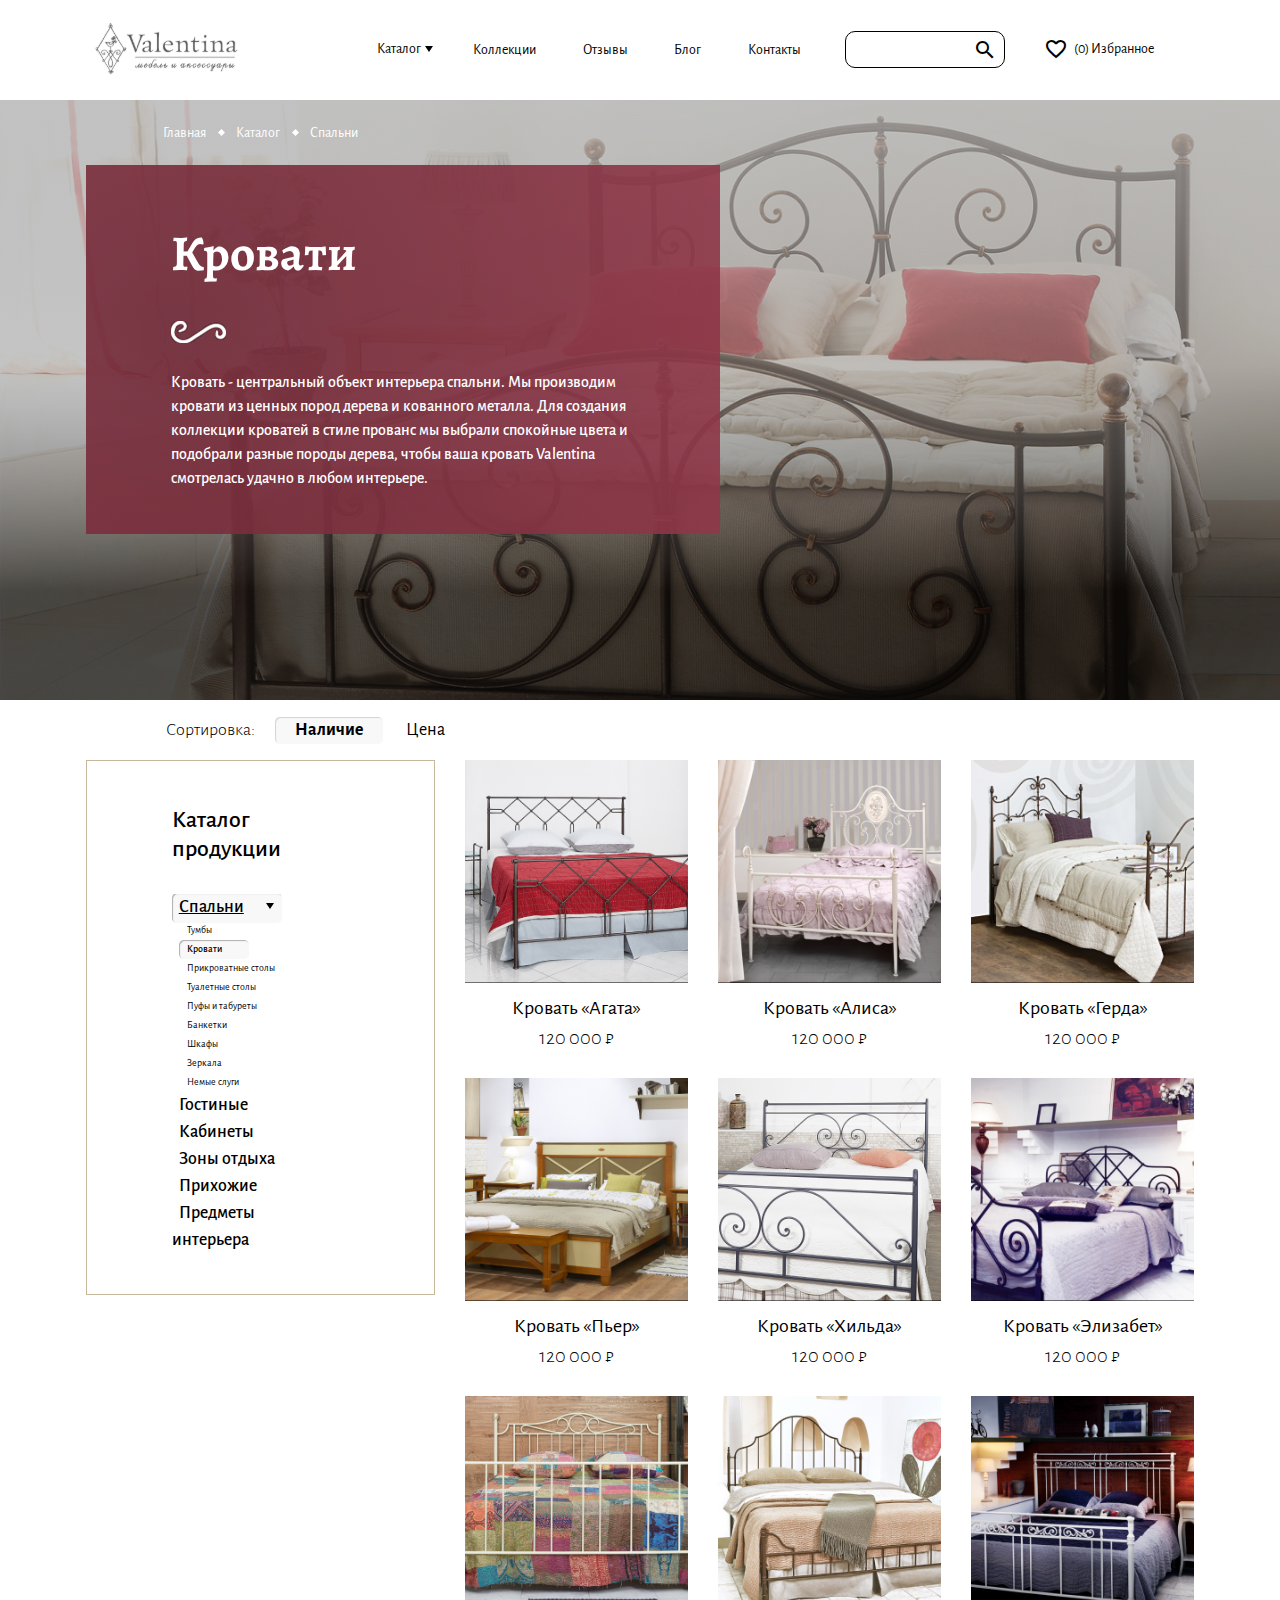
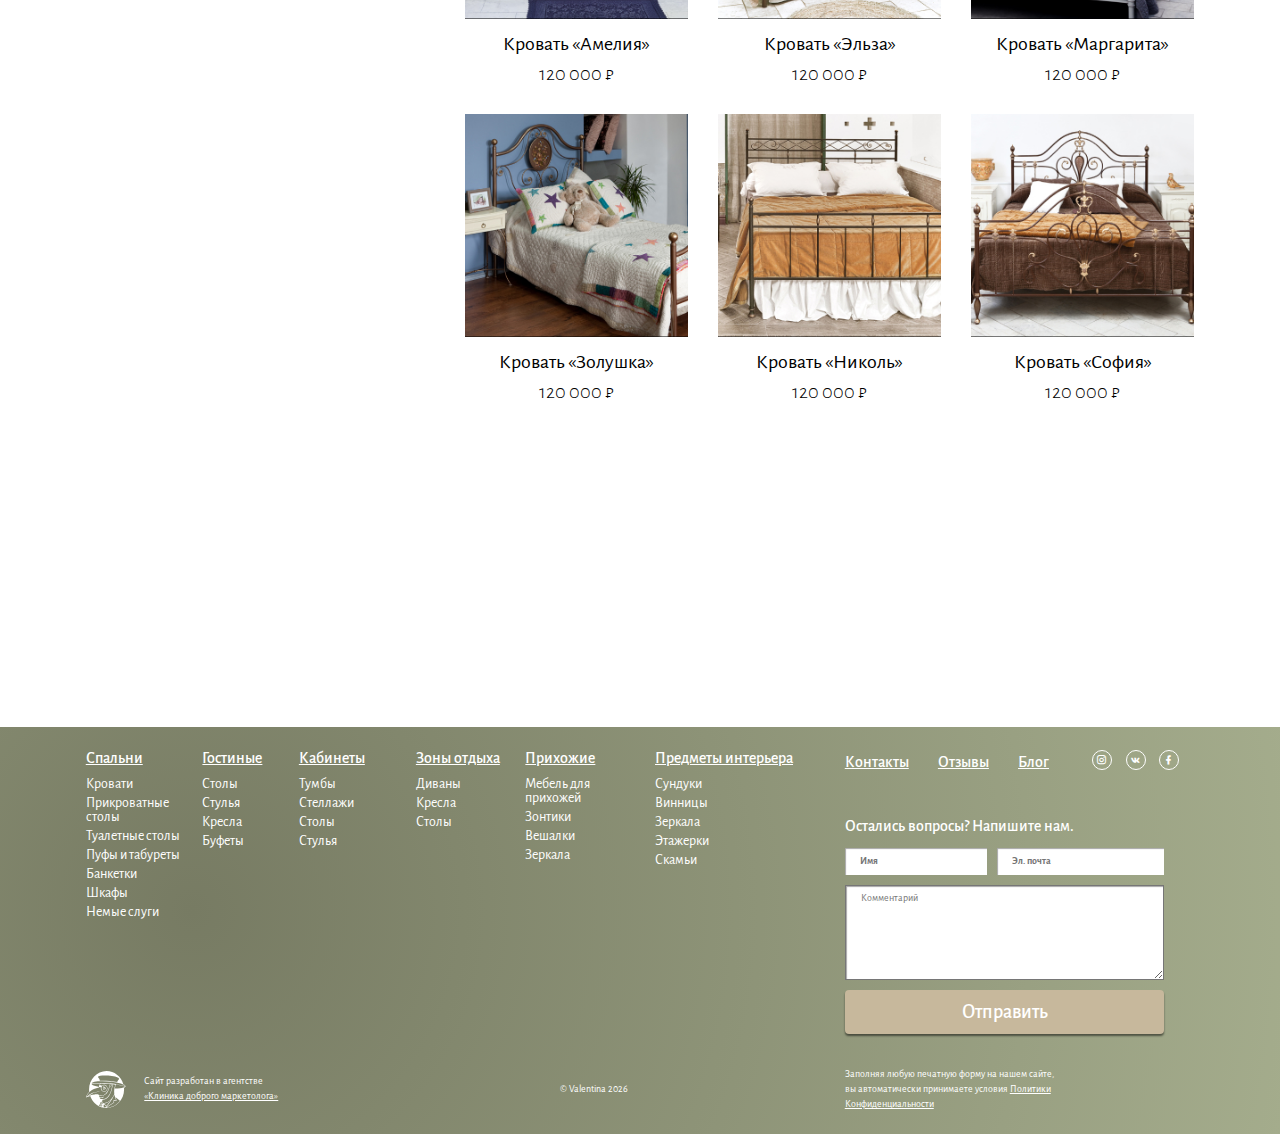
<file: app/beds.html>
<!DOCTYPE html>
<html>
<head lang="ru">
    <meta charset="utf-8">
    <meta http-equiv="X-UA-Compatible" content="IE=edge">
    <meta name="viewport" content="width=device-width, initial-scale=1">
    <title>Valentina</title>
    <link href="css/normalize.min.css" rel="stylesheet">
    <link href="css/bootstrap.min.css" rel="stylesheet">
    <link href="css/slick.min.css" rel="stylesheet">
    <link href="css/materialdesignicons.min.css" rel="stylesheet">
    <link href="css/style.css" rel="stylesheet">
    <link href="css/jquery-ui.min.css" rel="stylesheet">
    <link href="css/jquery-ui.theme.min.css" rel="stylesheet">
    <script src="js/jquery-3.3.1.js"></script>
    <script src="js/bootstrap.min.js"></script>
    <script src="js/slick.js"></script>
    <script src="js/jquery-ui.min.js"></script>
    <script src="js/jquery.ui.touch-punch.min.js"></script>
</head>
<body>
<div class="mobile-menu desctop-hidden container-fluid">
    <div class="row">
        <div class="col-4">
            <a href="/">
                <img src="img/logo/head-black.svg" alt="" class="mob-log-menu">
            </a>
        </div>
        <div class="offset-6 col-2 flex-custom">
            <button type="button" class="close-menu"></button>
        </div>
        <ul class="col-4 mobile-nav">
            <li class="mobile-nav_item">
                <a class="catalog-open">Каталог</a>
            </li>
            <li class="mobile-nav_item">
                <a href="collection.html">Коллекции</a>
            </li>
            <li class="mobile-nav_item">
                <a href="reviews.html">Отзывы</a>
            </li>
            <li class="mobile-nav_item">
                <a href="blog-page.html">Блог</a>
            </li>
            <li class="mobile-nav_item">
                <a href="contacts.html">Контакты</a>
            </li>
        </ul>
        <div class="col-6 offset-2 mobile-menu-favorites flex-custom">
            <a href="favorites.html">
                <p class="mdi mdi-cards-heart favoritе">(<span>0</span>) Избранное</p>
            </a>
        </div>
        <form class="col-12 mobile-menu_form">
            <input name="mobile-search" type="text" placeholder="Поиск">
            <button type="submit" class="mdi  mdi-magnify"></button>
        </form>
    </div>
    <div class="mobile-menu_bottom">
        <p class="mobile-promo ">
            Спальный гарнитур Екатерина создаст завершенный образ элегантного и уютного интерьера спальни. В этой коллекции есть абсолютно все: кровать, прикроватная тумба, туалетный столик, зеркало, комод, тумба для телевизора, мягкая банкетка и объемные двухстворчатые или трехстворчатые шкафы.
        </p>
    </div>
</div>
<div class="mobile-catalog desctop-hidden container-fluid">
    <div class="row mobile-catalog_top">
        <div class="col-2">
            <button type="button" class="mdi mdi-arrow-left"></button>
        </div>
        <div class="col-8">
            <a href="/">
                <img src="img/logo/head-black.svg" alt="">
            </a>
        </div>
        <div class="col-2 flex-custom">
            <button class="close-catalog"></button>
        </div>
        <div class="col-5">
            <p class="catalog-mobile-head">Каталог</p>
        </div>
        <div class="offset-4 col-3  mobile-menu-favorites flex-custom">
            <a href="favorites.html">
                <p class="mdi mdi-cards-heart favoritе">(<span>0</span>)</p>
            </a>
        </div>
    </div>
    <div class="row mobile-catalog_bottom">
        <div class="col-6">
            <ul class="catalog-list">
                <li class="catalog-item first">
                    <a href="bedrooms.html">Спальни</a>
                </li>
                <li class="catalog-item">
                    <a href="beds.html">Тумбы</a>
                </li>
                <li class="catalog-item">
                    <a href="beds.html">Кровати</a>
                </li>
                <li class="catalog-item">
                    <a href="beds.html">Прикроватные столы</a>
                </li>
                <li class="catalog-item">
                    <a href="beds.html">Туалетные столы</a>
                </li>
                <li class="catalog-item">
                    <a href="beds.html">Пуфы и табуреты</a>
                </li>
                <li class="catalog-item">
                    <a href="beds.html">Банкетки</a>
                </li>
                <li class="catalog-item">
                    <a href="beds.html">Шкафы</a>
                </li>
                <li class="catalog-item">
                    <a href="beds.html">Зеркала</a>
                </li>
                <li class="catalog-item">
                    <a href="beds.html">Немые слуги</a>
                </li>
            </ul>
        </div>
        <div class="col-6">
            <ul class="catalog-list">
                <li class="catalog-item first">
                    <a href="bedrooms.html">Гостиные</a>
                </li>
                <li class="catalog-item">
                    <a href="beds.html">Столы</a>
                </li>
                <li class="catalog-item">
                    <a href="beds.html">Стулья</a>
                </li>
                <li class="catalog-item">
                    <a href="beds.html">Кресла</a>
                </li>
                <li class="catalog-item">
                    <a href="beds.html">Буфеты</a>
                </li>
            </ul>
        </div>
        <div class="col-6">
            <ul class="catalog-list">
                <li class="catalog-item first">
                    <a href="bedrooms.html">Кабинеты</a>
                </li>
                <li class="catalog-item">
                    <a href="beds.html">Тумбы</a>
                </li>
                <li class="catalog-item">
                    <a href="beds.html">Стеллажи</a>
                </li>
                <li class="catalog-item">
                    <a href="beds.html">Столы</a>
                </li>
                <li class="catalog-item">
                    <a href="beds.html">Стулья</a>
                </li>
            </ul>
        </div>
        <div class="col-6">
            <ul class="catalog-list">
                <li class="catalog-item first">
                    <a href="bedrooms.html">Прихожие</a>
                </li>
                <li class="catalog-item">
                    <a href="beds.html">Мебель для прихожей</a>
                </li>
                <li class="catalog-item">
                    <a href="beds.html">Зонтницы</a>
                </li>
                <li class="catalog-item">
                    <a href="beds.html">Вешалки</a>
                </li>
                <li class="catalog-item">
                    <a href="beds.html">Зеркала</a>
                </li>
            </ul>
        </div>
        <div class="col-6">
            <ul class="catalog-list">
                <li class="catalog-item first">
                    <a href="bedrooms.html">Предметы интерьера</a>
                </li>
                <li class="catalog-item">
                    <a href="beds.html">Сундуки</a>
                </li>
                <li class="catalog-item">
                    <a href="beds.html">Винницы</a>
                </li>
                <li class="catalog-item">
                    <a href="beds.html">Зеркала</a>
                </li>
                <li class="catalog-item">
                    <a href="beds.html">Этажерки</a>
                </li>
                <li class="catalog-item">
                    <a href="beds.html">Зонтницы</a>
                </li>
                <li class="catalog-item">
                    <a href="beds.html">Скамьи</a>
                </li>
            </ul>
        </div>
        <div class="col-12">
            <form class="mobile-catalog-form">
                <input type="text" name="catalog-mobile" placeholder="Поиск">
                <button type="submit" class="mdi mdi-magnify"></button>
            </form>
        </div>
    </div>
</div>
<header class="header other-header container-fluid ">
    <div class="row">
        <div class="col-lg-2 logo-cont">
            <a href="/">
                <img class="head-logo white-logo" src="img/logo/head.svg" alt="">
                <img class="head-logo black-logo" src="img/logo/head-black.svg" alt="">
            </a>
            <button type="button" class="burger-menu desctop-hidden">
                <span class="line1"></span>
                <span class="line2"></span>
                <span class="line3"></span>
            </button>
        </div>
        <nav class="col-lg-6 mobile-hidden nav-cont">
            <ul class="header-nav">
                <li class="header-nav_item relative">
                    <a  class="catalog-menu">
                        Каталог
                    </a>
                </li>
                <li class="header-nav_item">
                    <a href="collection.html">Коллекции</a>
                </li>
                <li class="header-nav_item">
                    <a href="reviews.html">Отзывы</a>
                </li>
                <li class="header-nav_item">
                    <a href="blog-page.html">Блог</a>
                </li>
                <li class="header-nav_item">
                    <a href="contacts.html">Контакты</a>
                </li>
            </ul>
        </nav>
        <div class="col-lg-2 form-cont mobile-hidden">
            <form class="header-search" method="post">
                <input class="header-search_text" type="text">
                <button type="submit" class="mdi mdi-magnify"></button>
            </form>
        </div>
        <div class="col-lg-2 favorites-cont mobile-hidden">
            <a href="favorites.html" class="mdi mdi-cards-heart favoritе">(<span>0</span>) Избранное</a>
        </div>
        <div class="catalog-inner-list inner-close container-fluid">
            <div class="inner-wrap">
                <div class="catalog-inner">
                    <ul class="inner-list1">
                        <li class="inner-item first">
                            <a href="bedrooms.html">Спальни</a>
                        </li>
                        <li class="inner-item">
                            <a href="beds.html">Тумбы</a>
                        </li>
                        <li class="inner-item">
                            <a href="beds.html">Кровати</a>
                        </li>
                        <li class="inner-item">
                            <a href="beds.html">Прикроватные столы</a>
                        </li>
                        <li class="inner-item">
                            <a href="beds.html">Туалетные столы</a>
                        </li>
                        <li class="inner-item">
                            <a href="beds.html">Пуфы и табуреты</a>
                        </li>
                        <li class="inner-item">
                            <a href="beds.html">Банкетки</a>
                        </li>
                        <li class="inner-item">
                            <a href="beds.html">Шкафы</a>
                        </li>
                        <li class="inner-item">
                            <a href="beds.html">Зеркала</a>
                        </li>
                        <li class="inner-item">
                            <a href="beds.html">Немые слуги</a>
                        </li>
                    </ul>
                </div>
                <div class="catalog-inner">
                    <ul class="inner-list2">
                        <li class="inner-item first">
                            <a href="bedrooms.html">Гостиные</a>
                        </li>
                        <li class="inner-item">
                            <a href="beds.html">Столы</a>
                        </li>
                        <li class="inner-item">
                            <a href="beds.html">Стулья</a>
                        </li>
                        <li class="inner-item">
                            <a href="beds.html">Кресла</a>
                        </li>
                        <li class="inner-item">
                            <a href="beds.html">Буфеты</a>
                        </li>
                    </ul>
                </div>
                <div class="catalog-inner">
                    <ul class="inner-list3">
                        <li class="inner-item first">
                            <a href="bedrooms.html">Кабинеты</a>
                        </li>
                        <li class="inner-item">
                            <a href="beds.html">Тумбы</a>
                        </li>
                        <li class="inner-item">
                            <a href="beds.html">Стеллажи</a>
                        </li>
                        <li class="inner-item">
                            <a href="beds.html">Столы</a>
                        </li>
                        <li class="inner-item">
                            <a href="beds.html">Стулья</a>
                        </li>
                    </ul>
                </div>
                <div class="catalog-inner">
                    <ul class="inner-list4">
                        <li class="inner-item first">
                            <a href="bedrooms.html">Зоны отдыха</a>
                        </li>
                        <li class="inner-item">
                            <a href="beds.html">Диваны</a>
                        </li>
                        <li class="inner-item">
                            <a href="beds.html">Кресла</a>
                        </li>
                        <li class="inner-item">
                            <a href="beds.html">Столы</a>
                        </li>
                    </ul>
                </div>
                <div class="catalog-inner">
                    <ul class="inner-list5">
                        <li class="inner-item first">
                            <a href="bedrooms.html">Прихожие</a>
                        </li>
                        <li class="inner-item">
                            <a href="beds.html">Мебель для прихожей</a>
                        </li>
                        <li class="inner-item">
                            <a href="beds.html">Зонтницы</a>
                        </li>
                        <li class="inner-item">
                            <a href="beds.html">Вешалки</a>
                        </li>
                        <li class="inner-item">
                            <a href="beds.html">Зеркала</a>
                        </li>
                    </ul>
                </div>
                <div class="catalog-inner">
                    <ul class="inner-list6">
                        <li class="inner-item first">
                            <a href="bedrooms.html">Предметы интерьера</a>
                        </li>
                        <li class="inner-item">
                            <a href="beds.html">Сундуки</a>
                        </li>
                        <li class="inner-item">
                            <a href="beds.html">Винницы</a>
                        </li>
                        <li class="inner-item">
                            <a href="beds.html">Зеркала</a>
                        </li>
                        <li class="inner-item">
                            <a href="beds.html">Этажерки</a>
                        </li>
                        <li class="inner-item">
                            <a href="beds.html">Зонтницы</a>
                        </li>
                        <li class="inner-item">
                            <a href="beds.html">Скамьи</a>
                        </li>
                    </ul>
                </div>
            </div>
        </div>
    </div>
</header>
<section class="bedrooms-page beds">
    <div class="bed-block1 container-fluid">
        <div class="row">
            <div class="col-lg-4 row justify-content-center">
                <ul class="breadcrumbs">
                    <li class="bread-item">
                        <a href="/">Главная</a>
                    </li>
                    <li class="bread-item">
                        <a>Каталог</a>
                    </li>
                    <li class="bread-item">
                        <a href="bedrooms.html">Спальни</a>
                    </li>
                </ul>
            </div>
        </div>
        <div class="row">
            <div class="col-lg-7">
                <div class="bed-promo">
                    <h2 class="catalog-item-title">Кровати</h2>
                    <img alt="" src="img/icons/Vitushka.svg">
                    <p class="catalog-item-desc">Кровать - центральный объект интерьера спальни. Мы производим кровати из ценных пород дерева и кованного металла. Для создания коллекции кроватей в стиле прованс мы выбрали спокойные цвета и подобрали разные породы дерева, чтобы ваша кровать Valentina смотрелась удачно в любом интерьере. </p>
                </div>
            </div>
        </div>
    </div>
    <div class="bed-block2 container-fluid">
        <div class="row sort-cont mobile-hidden">
            <p class="label">Сортировка: </p>
            <form class="sort-form">
                <input type="radio" checked name="radio-sort" id="instock">
                <label for="instock">Наличие</label>
                <input type="radio" name="radio-sort" id="price">
                <label for="price">Цена</label>
            </form>
        </div>
        <div class="row">
            <div class="col-lg-4 order-c-1">
                <div class="left-cont">
                    <h3 class="left-title">Каталог продукции</h3>
                    <ul class="left-list">
                        <li class="left-item open-item">
                            <a href="bedrooms.html" class="left-item-first">Спальни</a>
                            <ul class="left-inner-list">
                                <li class="left-innet-item">
                                    <a href="beds.html">Тумбы</a>
                                </li>
                                <li class="left-innet-item selected-item">
                                    <a href="beds.html">Кровати</a>
                                </li>
                                <li class="left-innet-item">
                                    <a href="beds.html">Прикроватные столы</a>
                                </li>
                                <li class="left-innet-item">
                                    <a href="beds.html">Туалетные столы</a>
                                </li>
                                <li class="left-innet-item">
                                    <a href="beds.html">Пуфы и табуреты</a>
                                </li>
                                <li class="left-innet-item">
                                    <a href="beds.html">Банкетки</a>
                                </li>
                                <li class="left-innet-item">
                                    <a href="beds.html">Шкафы</a>
                                </li>
                                <li class="left-innet-item">
                                    <a href="beds.html">Зеркала</a>
                                </li>
                                <li class="left-innet-item">
                                    <a href="beds.html">Немые слуги</a>
                                </li>
                            </ul>
                        </li>
                        <li class="left-item">
                            <a href="bedrooms.html" class="left-item-first">Гостиные</a>
                            <ul class="left-inner-list">
                                <li class="left-innet-item">
                                    <a href="beds.html">Столы</a>
                                </li>
                                <li class="left-innet-item">
                                    <a href="beds.html">Стулья</a>
                                </li>
                                <li class="left-innet-item">
                                    <a href="beds.html">Кресла</a>
                                </li>
                                <li class="left-innet-item">
                                    <a href="beds.html">Буфеты</a>
                                </li>
                            </ul>
                        </li>
                        <li class="left-item">
                            <a href="bedrooms.html" class="left-item-first">Кабинеты</a>
                            <ul class="left-inner-list">
                                <li class="left-innet-item">
                                    <a href="beds.html">Тумбы</a>
                                </li>
                                <li class="left-innet-item">
                                    <a href="beds.html">Стеллажи</a>
                                </li>
                                <li class="left-innet-item">
                                    <a href="beds.html">Столы</a>
                                </li>
                                <li class="left-innet-item">
                                    <a href="beds.html">Стулья</a>
                                </li>
                            </ul>
                        </li>
                        <li class="left-item">
                            <a href="bedrooms.html" class="left-item-first">Зоны отдыха</a>
                            <ul class="left-inner-list">
                                <li class="left-innet-item">
                                    <a href="beds.html">Диваны</a>
                                </li>
                                <li class="left-innet-item">
                                    <a href="beds.html">Кресла</a>
                                </li>
                                <li class="left-innet-item">
                                    <a href="beds.html">Столы</a>
                                </li>
                            </ul>
                        </li>
                        <li class="left-item">
                            <a href="bedrooms.html" class="left-item-first">Прихожие</a>
                            <ul class="left-inner-list">
                                <li class="left-innet-item">
                                    <a href="beds.html">Мебель для прихожей</a>
                                </li>
                                <li class="left-innet-item">
                                    <a href="beds.html">Зонтницы</a>
                                </li>
                                <li class="left-innet-item">
                                    <a href="beds.html">Вешалки</a>
                                </li>
                                <li class="left-innet-item">
                                    <a href="beds.html">Зеркала</a>
                                </li>
                            </ul>
                        </li>
                        <li class="left-item">
                            <a href="bedrooms.html" class="left-item-first">Предметы интерьера</a>
                            <ul class="left-inner-list">
                                <li class="left-innet-item">
                                    <a href="beds.html">Сундуки</a>
                                </li>
                                <li class="left-innet-item">
                                    <a href="beds.html">Винницы</a>
                                </li>
                                <li class="left-innet-item">
                                    <a href="beds.html">Зеркала</a>
                                </li>
                                <li class="left-innet-item">
                                    <a href="beds.html">Этажерки</a>
                                </li>
                                <li class="left-innet-item">
                                    <a href="beds.html">Зонтницы</a>
                                </li>
                                <li class="left-innet-item">
                                    <a href="beds.html">Скамьи</a>
                                </li>
                            </ul>
                        </li>
                    </ul>
                </div>
            </div>
            <div class="col-lg-8 order-c-0">
                <div class="row">
                    <div class="col-lg-4 col-6 bed-right-item">
                        <a href="item-page.html">
                            <div class="img-cont">
                                <img src="img/beds/1.jpg" alt="">
                                <div class="item-desc-wrap">
                                    <p href="item-page.html" class="availability mdi mdi-information">Нет на складе</p>
                                    <p class="infavorite mdi mdi-cards-heart">В избранное</p>
                                </div>
                            </div>
                        </a>
                        <a href="item-page.html" class="catalog-item-name">Кровать «Агата»</a>
                        <a href="item-page.html" class="catalog-item-price">120 000 ₽</a>
                    </div>
                    <div class="col-lg-4 col-6 bed-right-item">
                        <a href="item-page.html">
                            <div class="img-cont">
                                <img src="img/beds/2.jpg" alt="">
                                <div class="item-desc-wrap">
                                    <p  class="availability mdi mdi-information">Нет на складе</p>
                                    <p class="infavorite mdi mdi-cards-heart">В избранное</p>
                                </div>
                            </div>
                        </a>
                        <a href="item-page.html" class="catalog-item-name">Кровать «Алиса»</a>
                        <a href="item-page.html" class="catalog-item-price">120 000 ₽</a>
                    </div>
                    <div class="col-lg-4 col-6 bed-right-item">
                        <a href="item-page.html">
                            <div class="img-cont">
                                <img src="img/beds/3.jpg" alt="">
                                <div class="item-desc-wrap">
                                    <p class="availability mdi mdi-information">В наличии</p>
                                    <p class="infavorite mdi mdi-cards-heart">В избранное</p>
                                </div>
                            </div>
                        </a>
                        <p href="item-page.html" class="catalog-item-name">Кровать «Герда»</p>
                        <a href="item-page.html" class="catalog-item-price">120 000 ₽</a>
                    </div>
                    <div class="col-lg-4 col-6 bed-right-item">
                        <p href="item-page.html">
                            <div class="img-cont">
                                <img src="img/beds/4.jpg" alt="">
                                <div class="item-desc-wrap">
                                    <p class="availability mdi mdi-information">В наличии</p>
                                    <p class="infavorite mdi mdi-cards-heart">В избранное</p>
                                </div>
                            </div>
                        </a>
                        <p href="item-page.html" class="catalog-item-name">Кровать «Пьер»</p>
                        <a href="item-page.html" class="catalog-item-price">120 000 ₽</a>
                    </div>
                    <div class="col-lg-4 col-6 bed-right-item">
                        <p href="item-page.html">
                            <div class="img-cont">
                                <img src="img/beds/5.jpg" alt="">
                                <div class="item-desc-wrap">
                                    <p class="availability mdi mdi-information">В наличии</p>
                                    <p class="infavorite mdi mdi-cards-heart">В избранное</p>
                                </div>
                            </div>
                        </a>
                        <p href="item-page.html" class="catalog-item-name">Кровать «Хильда»</p>
                        <a href="item-page.html" class="catalog-item-price">120 000 ₽</a>
                    </div>
                    <div class="col-lg-4 col-6 bed-right-item">
                        <a href="item-page.html">
                            <div class="img-cont">
                                <img src="img/beds/6.jpg" alt="">
                                <div class="item-desc-wrap">
                                    <p class="availability mdi mdi-information">В наличии</p>
                                    <p class="infavorite mdi mdi-cards-heart">В избранное</p>
                                </div>
                            </div>
                        </a>
                        <a href="item-page.html" class="catalog-item-name">Кровать «Элизабет»</a>
                        <a href="item-page.html" class="catalog-item-price">120 000 ₽</a>
                    </div>
                    <div class="col-lg-4 col-6 bed-right-item">
                        <a href="item-page.html">
                            <div class="img-cont">
                                <img src="img/beds/7.jpg" alt="">
                                <div class="item-desc-wrap">
                                    <p class="availability mdi mdi-information">В наличии</p>
                                    <p class="infavorite mdi mdi-cards-heart">В избранное</p>
                                </div>
                            </div>
                        </a>
                        <a href="item-page.html" class="catalog-item-name">Кровать «Амелия»</a>
                        <a href="item-page.html" class="catalog-item-price">120 000 ₽</a>
                    </div>
                    <div class="col-lg-4 col-6 bed-right-item">
                        <p href="item-page.html">
                            <div class="img-cont">
                                <img src="img/beds/8.jpg" alt="">
                                <div class="item-desc-wrap">
                                    <p class="availability mdi mdi-information">В наличии</p>
                                    <p class="infavorite mdi mdi-cards-heart">В избранное</p>
                                </div>
                            </div>
                        </a>
                        <a href="item-page.html" class="catalog-item-name">Кровать «Эльза»</a>
                        <a href="item-page.html" class="catalog-item-price">120 000 ₽</a>
                    </div>
                    <div class="col-lg-4 col-6 bed-right-item">
                        <p href="item-page.html">
                            <div class="img-cont">
                                <img src="img/beds/9.jpg" alt="">
                                <div class="item-desc-wrap">
                                    <p class="availability mdi mdi-information">В наличии</p>
                                    <p class="infavorite mdi mdi-cards-heart">В избранное</p>
                                </div>
                            </div>
                        </a>
                        <a href="item-page.html" class="catalog-item-name">Кровать «Маргарита»</a>
                        <a href="item-page.html" class="catalog-item-price">120 000 ₽</a>
                    </div>
                    <div class="col-lg-4 col-6 bed-right-item">
                        <p href="item-page.html">
                            <div class="img-cont">
                                <img src="img/beds/10.jpg" alt="">
                                <div class="item-desc-wrap">
                                    <p class="availability mdi mdi-information">В наличии</p>
                                    <p class="infavorite mdi mdi-cards-heart">В избранное</p>
                                </div>
                            </div>
                        </a>
                        <a href="item-page.html" class="catalog-item-name">Кровать «Золушка»</a>
                        <a href="item-page.html" class="catalog-item-price">120 000 ₽</a>
                    </div>
                    <div class="col-lg-4 col-6 bed-right-item">
                        <p href="item-page.html">
                            <div class="img-cont">
                                <img src="img/beds/11.jpg" alt="">
                                <div class="item-desc-wrap">
                                    <p class="availability mdi mdi-information">В наличии</p>
                                    <p class="infavorite mdi mdi-cards-heart">В избранное</p>
                                </div>
                            </div>
                        </a>
                        <a href="item-page.html" class="catalog-item-name">Кровать «Николь»</a>
                        <a href="item-page.html" class="catalog-item-price">120 000 ₽</a>
                    </div>
                    <div class="col-lg-4 col-6 bed-right-item">
                        <p href="item-page.html">
                            <div class="img-cont">
                                <img src="img/beds/12.jpg" alt="">
                                <div class="item-desc-wrap">
                                    <p class="availability mdi mdi-information">В наличии</p>
                                    <p class="infavorite mdi mdi-cards-heart">В избранное</p>
                                </div>
                            </div>
                        </a>
                        <a href="item-page.html" class="catalog-item-name">Кровать «София»</a>
                        <a href="item-page.html" class="catalog-item-price">120 000 ₽</a>
                    </div>
                </div>
            </div>
        </div>
    </div>
</section>
<footer class="footer container-fluid">
    <div class="row">
        <div class="col-lg-8 footer-nav_cont">
            <ul class="footer-list1">
                <li class=" footer-item first">
                    <a href="bedrooms.html">Спальни</a>
                </li>
                <li class=" footer-item">
                    <a href="beds.html">Кровати</a>
                </li>
                <li class="footer-item">
                    <a href="beds.html">Прикроватные столы</a>
                </li>
                <li class=" footer-item">
                    <a href="beds.html">Туалетные столы</a>
                </li>
                <li class=" footer-item">
                    <a href="beds.html">Пуфы и табуреты</a>
                </li>
                <li class=" footer-item">
                    <a href="beds.html">Банкетки</a>
                </li>
                <li class=" footer-item">
                    <a href="beds.html">Шкафы</a>
                </li>
                <li class=" footer-item">
                    <a href="beds.html">Немые слуги</a>
                </li>
            </ul>
            <ul class="footer-list2">
                <li class="footer-item first">
                    <a href="bedrooms.html">Гостиные</a>
                </li>
                <li class="footer-item">
                    <a href="beds.html">Столы</a>
                </li>
                <li class="footer-item">
                    <a href="beds.html">Стулья</a>
                </li>
                <li class="footer-item">
                    <a href="beds.html">Кресла</a>
                </li>
                <li class="footer-item">
                    <a href="beds.html">Буфеты</a>
                </li>
            </ul>
            <ul class="footer-list3">
                <li class="footer-item first">
                    <a href="bedrooms.html">Кабинеты</a>
                </li>
                <li class="footer-item">
                    <a href="beds.html">Тумбы</a>
                </li>
                <li class="footer-item">
                    <a href="beds.html">Стеллажи</a>
                </li>
                <li class="footer-item">
                    <a href="beds.html">Столы</a>
                </li>
                <li class="footer-item">
                    <a href="beds.html">Стулья</a>
                </li>
            </ul>
            <ul class="footer-list4">
                <li class="footer-item first">
                    <a href="bedrooms.html">Зоны отдыха</a>
                </li>
                <li class="footer-item">
                    <a href="beds.html">Диваны</a>
                </li>
                <li class="footer-item">
                    <a href="beds.html">Кресла</a>
                </li>
                <li class="footer-item">
                    <a href="beds.html">Столы</a>
                </li>
            </ul>
            <ul class="footer-list5">
                <li class="footer-item first">
                    <a href="bedrooms.html">Прихожие</a>
                </li>
                <li class="footer-item">
                    <a href="beds.html">Мебель для прихожей</a>
                </li>
                <li class="footer-item">
                    <a href="beds.html">Зонтики</a>
                </li>
                <li class="footer-item">
                    <a href="beds.html">Вешалки</a>
                </li>
                <li class="footer-item">
                    <a href="beds.html">Зеркала</a>
                </li>
            </ul>
            <ul class="footer-list6">
                <li class="footer-item first">
                    <a href="bedrooms.html">
                        Предметы интерьера
                    </a>
                </li>
                <li class="footer-item">
                    <a href="beds.html">Сундуки</a>
                </li>
                <li class="footer-item">
                    <a href="beds.html">Винницы</a>
                </li>
                <li class="footer-item">
                    <a href="beds.html">Зеркала</a>
                </li>
                <li class="footer-item">
                    <a href="beds.html">Этажерки</a>
                </li>
                <li class="footer-item">
                    <a href="beds.html">Скамьи</a>
                </li>
            </ul>
        </div>
        <div class="col-lg-4 row">
            <div class="col-lg-9 col-12 order-c-0 mob-custom">
                <ul class="footer-nav">
                    <li class="footer-nav_item desctop-hidden">
                        <a href="catalog.html">Каталог</a>
                    </li>
                    <li class="footer-nav_item">
                        <a href="contacts.html">Контакты</a>
                    </li>
                    <li class="footer-nav_item">
                        <a href="reviews.html">Отзывы</a>
                    </li>
                    <li class="footer-nav_item">
                        <a href="blog-page.html">Блог</a>
                    </li>
                </ul>
            </div>
            <div class="col-lg-3 col-12 order-c-4 social-cont mob-custom">
                <ul class="footer-social mobile-hidden">
                    <li class="social-item">
                        <a href="" target="_blank" class="mdi mdi-instagram"></a>
                    </li>
                    <li class="social-item">
                        <a href="" target="_blank" class="mdi mdi-vk"></a>
                    </li>
                    <li class="social-item">
                        <a href="" target="_blank" class="mdi mdi-facebook"></a>
                    </li>
                </ul>
            </div>
            <div class="col-lg-12 form-cont_footer order-c-1">
                <p class="form-title">Остались вопросы? Напишите нам.</p>
                <form class="footer-form" method="get">
                    <div class="form-top">
                        <input type="text" name="Имя" class="name-input" placeholder="Имя" required>
                        <input type="email" name="Эл.почта" placeholder="Эл. почта" required>
                    </div>
                    <textarea placeholder="Комментарий" name="Сообщение"></textarea>
                    <button type="submit" class="btn">
                        Отправить
                    </button>
                </form>
            </div>
        </div>
    </div>
    <div class="row footer-bottom">
        <div class="col-lg-3 order-c-5 order-mob-2">
            <a href="http://kdm1.ru" target="_blank" class="kdm">
                <img src="img/kdm.svg" alt="">
                <p>Сайт разработан в&nbsp;агентстве<br>
                    <span>&laquo;Клиника доброго маркетолога&raquo;</span></p>
            </a>
        </div>
        <div class="col-lg-2 offset-lg-2 order-c-3 order-mob-1">
            <p class="copyright">&copy;&nbsp;Valentina <script>
                document.write(new Date().getFullYear());
            </script></p>
        </div>
        <div class="offset-lg-1 col-lg-4 order-mob-0 order-c-2 politic">Заполняя любую печатную форму на&nbsp;нашем сайте, вы&nbsp;автоматически принимаете условия <a href="">Политики Конфиденциальности</a></div>
        <div class="col-lg-3 col-12 order-c-4 social-cont mob-custom">
            <ul class="footer-social desctop-hidden">
                <li class="social-item">
                    <a href="" target="_blank" class="mdi mdi-instagram"></a>
                </li>
                <li class="social-item">
                    <a href="" target="_blank" class="mdi mdi-vk"></a>
                </li>
                <li class="social-item">
                    <a href="" target="_blank" class="mdi mdi-facebook"></a>
                </li>
            </ul>
        </div>
    </div>
</footer>
<div class="favorites-mob desctop-hidden">
    <a href="favorites.html" class="mdi mdi-cards-heart favoritе">(<span>0</span>)</a>
</div>
<script src="js/script.js"></script>
</body>
</html>
</file>
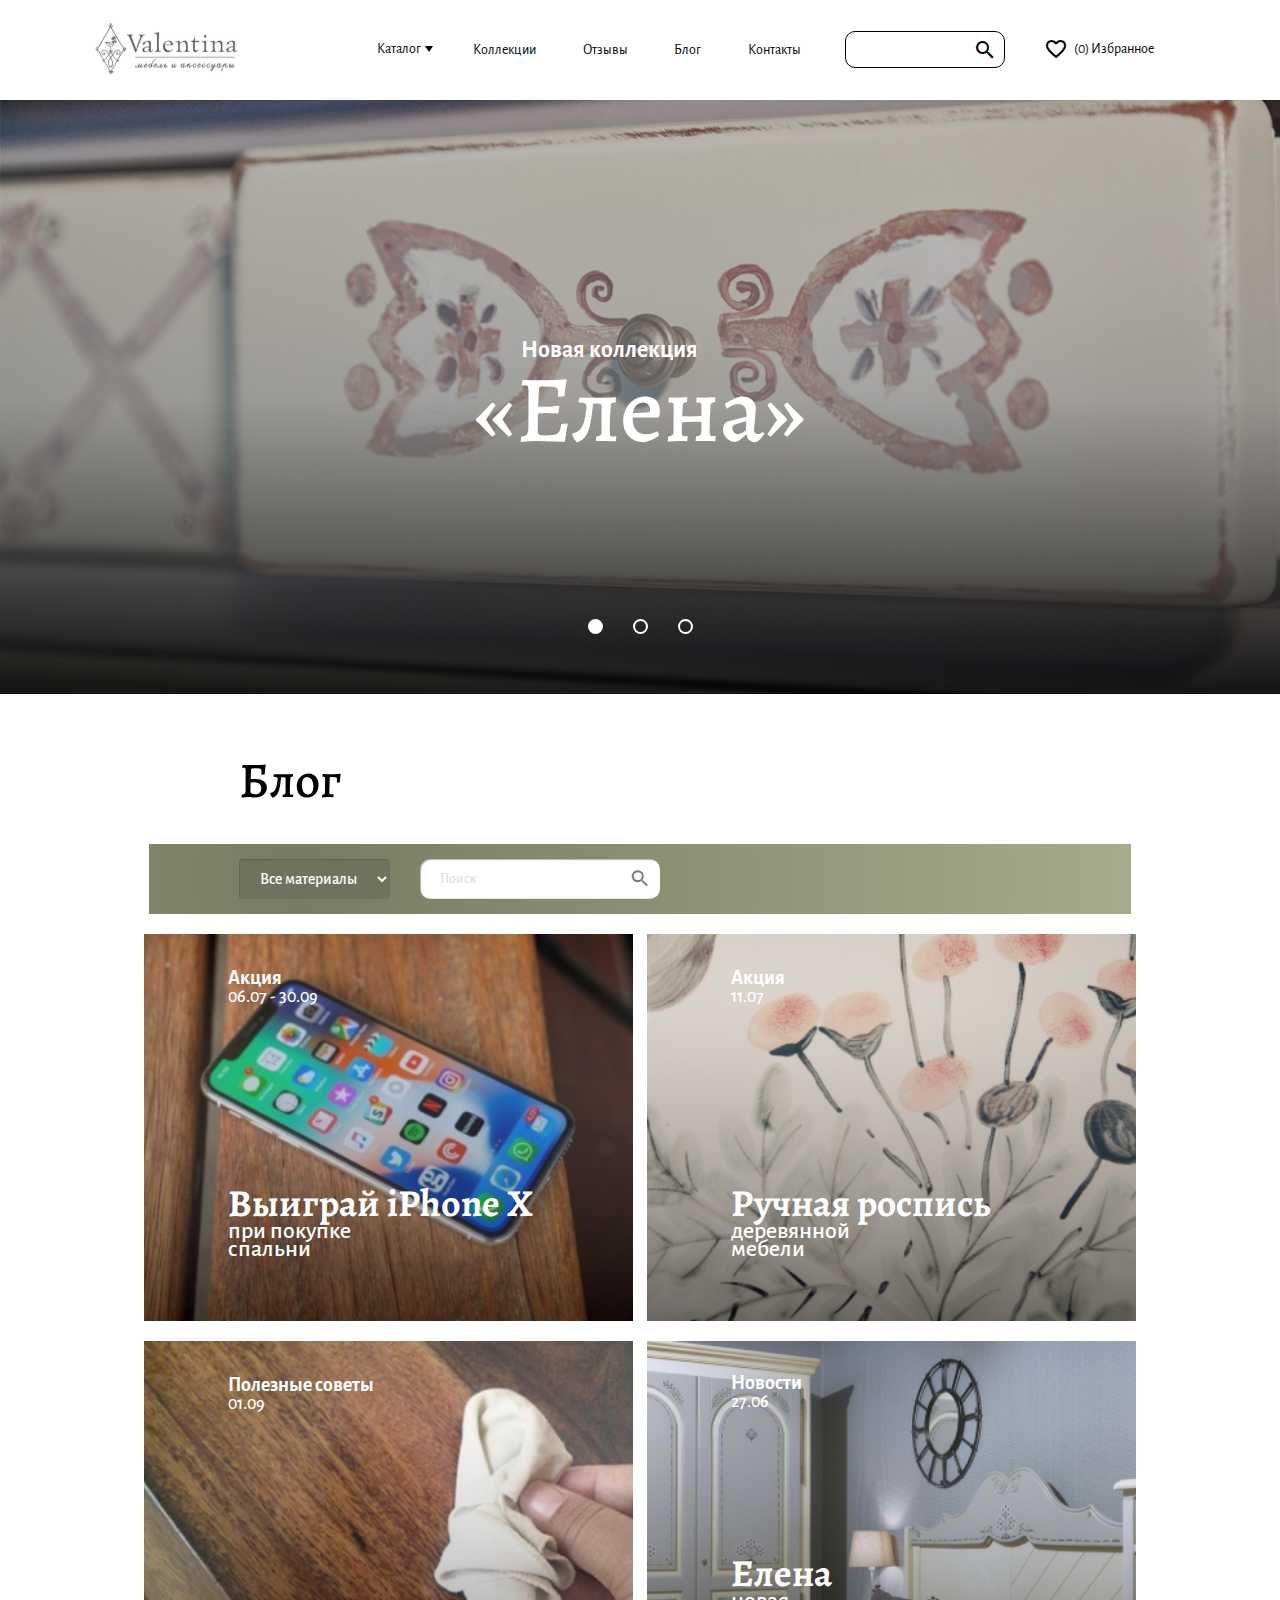
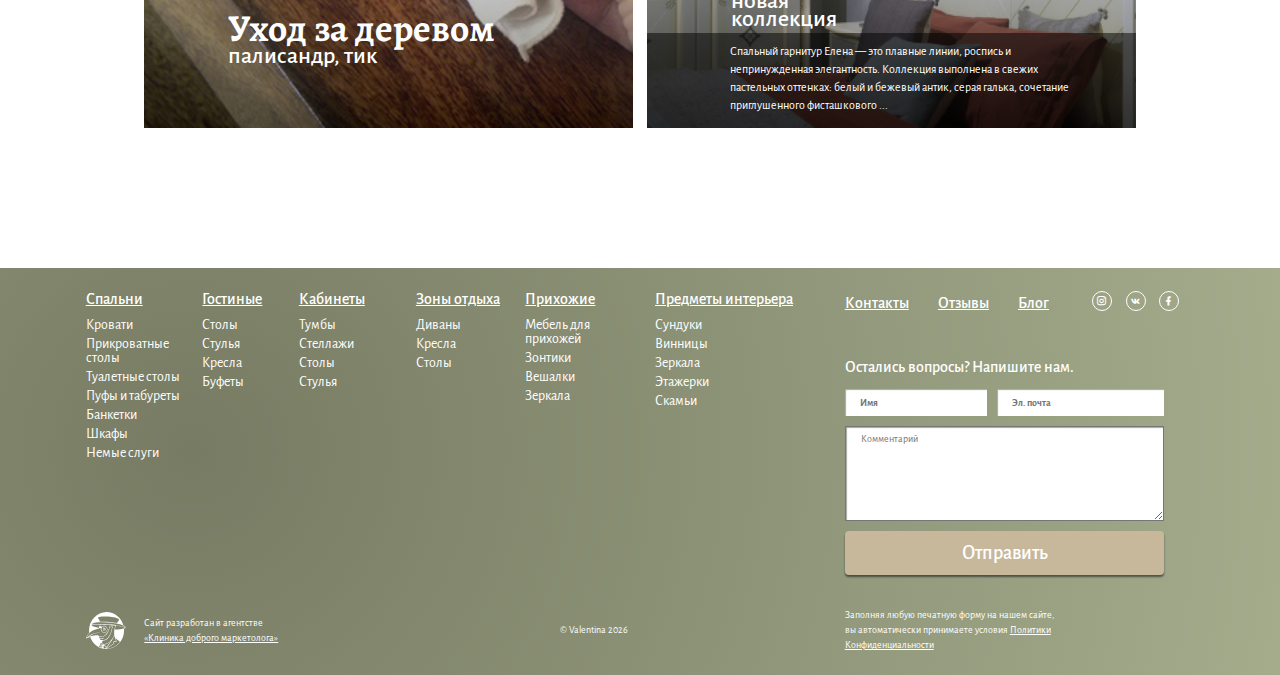
<file: app/blog-page.html>
<!DOCTYPE html>
<html>
<head lang="ru">
    <meta charset="utf-8">
    <meta http-equiv="X-UA-Compatible" content="IE=edge">
    <meta name="viewport" content="width=device-width, initial-scale=1">
    <title>Valentina</title>
    <link href="css/normalize.min.css" rel="stylesheet">
    <link href="css/bootstrap.min.css" rel="stylesheet">
    <link href="css/slick.min.css" rel="stylesheet">
    <link href="css/materialdesignicons.min.css" rel="stylesheet">
    <link href="css/style.css" rel="stylesheet">
    <link href="css/jquery-ui.min.css" rel="stylesheet">
    <link href="css/jquery-ui.theme.min.css" rel="stylesheet">
    <script src="js/jquery-3.3.1.js"></script>
    <script src="js/bootstrap.min.js"></script>
    <script src="js/slick.js"></script>
    <script src="js/jquery-ui.min.js"></script>
    <script src="js/jquery.ui.touch-punch.min.js"></script>
</head>
<body>
<div class="mobile-menu desctop-hidden container-fluid">
    <div class="row">
        <div class="col-4">
            <a href="/">
                <img src="img/logo/head-black.svg" alt="" class="mob-log-menu">
            </a>
        </div>
        <div class="offset-6 col-2 flex-custom">
            <button type="button" class="close-menu"></button>
        </div>
        <ul class="col-4 mobile-nav">
            <li class="mobile-nav_item">
                <a class="catalog-open">Каталог</a>
            </li>
            <li class="mobile-nav_item">
                <a href="collection.html">Коллекции</a>
            </li>
            <li class="mobile-nav_item">
                <a href="reviews.html">Отзывы</a>
            </li>
            <li class="mobile-nav_item">
                <a href="blog-page.html">Блог</a>
            </li>
            <li class="mobile-nav_item">
                <a href="contacts.html">Контакты</a>
            </li>
        </ul>
        <div class="col-6 offset-2 mobile-menu-favorites flex-custom">
            <a href="favorites.html">
                <p class="mdi mdi-cards-heart favoritе">(<span>0</span>) Избранное</p>
            </a>
        </div>
        <form class="col-12 mobile-menu_form">
            <input name="mobile-search" type="text" placeholder="Поиск">
            <button type="submit" class="mdi  mdi-magnify"></button>
        </form>
    </div>
    <div class="mobile-menu_bottom">
        <p class="mobile-promo ">
            Спальный гарнитур Екатерина создаст завершенный образ элегантного и уютного интерьера спальни. В этой коллекции есть абсолютно все: кровать, прикроватная тумба, туалетный столик, зеркало, комод, тумба для телевизора, мягкая банкетка и объемные двухстворчатые или трехстворчатые шкафы.
        </p>
    </div>
</div>
<div class="mobile-catalog desctop-hidden container-fluid">
    <div class="row mobile-catalog_top">
        <div class="col-2">
            <button type="button" class="mdi mdi-arrow-left"></button>
        </div>
        <div class="col-8">
            <a href="/">
                <img src="img/logo/head-black.svg" alt="">
            </a>
        </div>
        <div class="col-2 flex-custom">
            <button class="close-catalog"></button>
        </div>
        <div class="col-5">
            <p class="catalog-mobile-head">Каталог</p>
        </div>
        <div class="offset-4 col-3  mobile-menu-favorites flex-custom">
            <a href="favorites.html">
                <p class="mdi mdi-cards-heart favoritе">(<span>0</span>)</p>
            </a>
        </div>
    </div>
    <div class="row mobile-catalog_bottom">
        <div class="col-6">
            <ul class="catalog-list">
                <li class="catalog-item first">
                    <a href="bedrooms.html">Спальни</a>
                </li>
                <li class="catalog-item">
                    <a href="beds.html">Тумбы</a>
                </li>
                <li class="catalog-item">
                    <a href="beds.html">Кровати</a>
                </li>
                <li class="catalog-item">
                    <a href="beds.html">Прикроватные столы</a>
                </li>
                <li class="catalog-item">
                    <a href="beds.html">Туалетные столы</a>
                </li>
                <li class="catalog-item">
                    <a href="beds.html">Пуфы и табуреты</a>
                </li>
                <li class="catalog-item">
                    <a href="beds.html">Банкетки</a>
                </li>
                <li class="catalog-item">
                    <a href="beds.html">Шкафы</a>
                </li>
                <li class="catalog-item">
                    <a href="beds.html">Зеркала</a>
                </li>
                <li class="catalog-item">
                    <a href="beds.html">Немые слуги</a>
                </li>
            </ul>
        </div>
        <div class="col-6">
            <ul class="catalog-list">
                <li class="catalog-item first">
                    <a href="bedrooms.html">Гостиные</a>
                </li>
                <li class="catalog-item">
                    <a href="beds.html">Столы</a>
                </li>
                <li class="catalog-item">
                    <a href="beds.html">Стулья</a>
                </li>
                <li class="catalog-item">
                    <a href="beds.html">Кресла</a>
                </li>
                <li class="catalog-item">
                    <a href="beds.html">Буфеты</a>
                </li>
            </ul>
        </div>
        <div class="col-6">
            <ul class="catalog-list">
                <li class="catalog-item first">
                    <a href="bedrooms.html">Кабинеты</a>
                </li>
                <li class="catalog-item">
                    <a href="beds.html">Тумбы</a>
                </li>
                <li class="catalog-item">
                    <a href="beds.html">Стеллажи</a>
                </li>
                <li class="catalog-item">
                    <a href="beds.html">Столы</a>
                </li>
                <li class="catalog-item">
                    <a href="beds.html">Стулья</a>
                </li>
            </ul>
        </div>
        <div class="col-6">
            <ul class="catalog-list">
                <li class="catalog-item first">
                    <a href="bedrooms.html">Прихожие</a>
                </li>
                <li class="catalog-item">
                    <a href="beds.html">Мебель для прихожей</a>
                </li>
                <li class="catalog-item">
                    <a href="beds.html">Зонтницы</a>
                </li>
                <li class="catalog-item">
                    <a href="beds.html">Вешалки</a>
                </li>
                <li class="catalog-item">
                    <a href="beds.html">Зеркала</a>
                </li>
            </ul>
        </div>
        <div class="col-6">
            <ul class="catalog-list">
                <li class="catalog-item first">
                    <a href="bedrooms.html">Предметы интерьера</a>
                </li>
                <li class="catalog-item">
                    <a href="beds.html">Сундуки</a>
                </li>
                <li class="catalog-item">
                    <a href="beds.html">Винницы</a>
                </li>
                <li class="catalog-item">
                    <a href="beds.html">Зеркала</a>
                </li>
                <li class="catalog-item">
                    <a href="beds.html">Этажерки</a>
                </li>
                <li class="catalog-item">
                    <a href="beds.html">Зонтницы</a>
                </li>
                <li class="catalog-item">
                    <a href="beds.html">Скамьи</a>
                </li>
            </ul>
        </div>
        <div class="col-12">
            <form class="mobile-catalog-form">
                <input type="text" name="catalog-mobile" placeholder="Поиск">
                <button type="submit" class="mdi mdi-magnify"></button>
            </form>
        </div>
    </div>
</div>
<header class="header other-header container-fluid ">
    <div class="row">
        <div class="col-lg-2 logo-cont">
            <a href="/">
                <img class="head-logo white-logo" src="img/logo/head.svg" alt="">
                <img class="head-logo black-logo" src="img/logo/head-black.svg" alt="">
            </a>
            <button type="button" class="burger-menu desctop-hidden">
                <span class="line1"></span>
                <span class="line2"></span>
                <span class="line3"></span>
            </button>
        </div>
        <nav class="col-lg-6 mobile-hidden nav-cont">
            <ul class="header-nav">
                <li class="header-nav_item relative">
                    <a  class="catalog-menu">
                        Каталог
                    </a>
                </li>
                <li class="header-nav_item">
                    <a href="collection.html">Коллекции</a>
                </li>
                <li class="header-nav_item">
                    <a href="reviews.html">Отзывы</a>
                </li>
                <li class="header-nav_item">
                    <a href="blog-page.html">Блог</a>
                </li>
                <li class="header-nav_item">
                    <a href="contacts.html">Контакты</a>
                </li>
            </ul>
        </nav>
        <div class="col-lg-2 form-cont mobile-hidden">
            <form class="header-search" method="post">
                <input class="header-search_text" type="text">
                <button type="submit" class="mdi mdi-magnify"></button>
            </form>
        </div>
        <div class="col-lg-2 favorites-cont mobile-hidden">
            <a href="favorites.html" class="mdi mdi-cards-heart favoritе">(<span>0</span>) Избранное</a>
        </div>
        <div class="catalog-inner-list inner-close container-fluid">
            <div class="inner-wrap">
                <div class="catalog-inner">
                    <ul class="inner-list1">
                        <li class="inner-item first">
                            <a href="bedrooms.html">Спальни</a>
                        </li>
                        <li class="inner-item">
                            <a href="beds.html">Тумбы</a>
                        </li>
                        <li class="inner-item">
                            <a href="beds.html">Кровати</a>
                        </li>
                        <li class="inner-item">
                            <a href="beds.html">Прикроватные столы</a>
                        </li>
                        <li class="inner-item">
                            <a href="beds.html">Туалетные столы</a>
                        </li>
                        <li class="inner-item">
                            <a href="beds.html">Пуфы и табуреты</a>
                        </li>
                        <li class="inner-item">
                            <a href="beds.html">Банкетки</a>
                        </li>
                        <li class="inner-item">
                            <a href="beds.html">Шкафы</a>
                        </li>
                        <li class="inner-item">
                            <a href="beds.html">Зеркала</a>
                        </li>
                        <li class="inner-item">
                            <a href="beds.html">Немые слуги</a>
                        </li>
                    </ul>
                </div>
                <div class="catalog-inner">
                    <ul class="inner-list2">
                        <li class="inner-item first">
                            <a href="bedrooms.html">Гостиные</a>
                        </li>
                        <li class="inner-item">
                            <a href="beds.html">Столы</a>
                        </li>
                        <li class="inner-item">
                            <a href="beds.html">Стулья</a>
                        </li>
                        <li class="inner-item">
                            <a href="beds.html">Кресла</a>
                        </li>
                        <li class="inner-item">
                            <a href="beds.html">Буфеты</a>
                        </li>
                    </ul>
                </div>
                <div class="catalog-inner">
                    <ul class="inner-list3">
                        <li class="inner-item first">
                            <a href="bedrooms.html">Кабинеты</a>
                        </li>
                        <li class="inner-item">
                            <a href="beds.html">Тумбы</a>
                        </li>
                        <li class="inner-item">
                            <a href="beds.html">Стеллажи</a>
                        </li>
                        <li class="inner-item">
                            <a href="beds.html">Столы</a>
                        </li>
                        <li class="inner-item">
                            <a href="beds.html">Стулья</a>
                        </li>
                    </ul>
                </div>
                <div class="catalog-inner">
                    <ul class="inner-list4">
                        <li class="inner-item first">
                            <a href="bedrooms.html">Зоны отдыха</a>
                        </li>
                        <li class="inner-item">
                            <a href="beds.html">Диваны</a>
                        </li>
                        <li class="inner-item">
                            <a href="beds.html">Кресла</a>
                        </li>
                        <li class="inner-item">
                            <a href="beds.html">Столы</a>
                        </li>
                    </ul>
                </div>
                <div class="catalog-inner">
                    <ul class="inner-list5">
                        <li class="inner-item first">
                            <a href="bedrooms.html">Прихожие</a>
                        </li>
                        <li class="inner-item">
                            <a href="beds.html">Мебель для прихожей</a>
                        </li>
                        <li class="inner-item">
                            <a href="beds.html">Зонтницы</a>
                        </li>
                        <li class="inner-item">
                            <a href="beds.html">Вешалки</a>
                        </li>
                        <li class="inner-item">
                            <a href="beds.html">Зеркала</a>
                        </li>
                    </ul>
                </div>
                <div class="catalog-inner">
                    <ul class="inner-list6">
                        <li class="inner-item first">
                            <a href="bedrooms.html">Предметы интерьера</a>
                        </li>
                        <li class="inner-item">
                            <a href="beds.html">Сундуки</a>
                        </li>
                        <li class="inner-item">
                            <a href="beds.html">Винницы</a>
                        </li>
                        <li class="inner-item">
                            <a href="beds.html">Зеркала</a>
                        </li>
                        <li class="inner-item">
                            <a href="beds.html">Этажерки</a>
                        </li>
                        <li class="inner-item">
                            <a href="beds.html">Зонтницы</a>
                        </li>
                        <li class="inner-item">
                            <a href="beds.html">Скамьи</a>
                        </li>
                    </ul>
                </div>
            </div>
        </div>
    </div>
</header>
<section class="collection-page blog-page">
    <div class="head-slider_cont">
        <div class="head-slider">
            <div class="head-slide" style="background-image: linear-gradient(to bottom, rgba(255,255,255,0),rgba(167,167,167,0.39), rgba(1,1,1,0.5)), url('img/head-slider/1.jpg') ">
                <div>
                    <p class="head-slider-type">Новая коллекция</p>
                    <h3 class="head-slider-title">«Елена»</h3>
                </div>
            </div>
            <div class="head-slide" style="background-image: linear-gradient(to bottom, rgba(255,255,255,0),rgba(167,167,167,0.39), rgba(1,1,1,0.5)),url('img/head-slider/2.jpg')">
                <div>
                    <p class="head-slider-type">Новая коллекция</p>
                    <h3 class="head-slider-title">«Елена»</h3>
                </div>
            </div>
            <div class="head-slide" style="background-image: linear-gradient(to bottom, rgba(255,255,255,0),rgba(167,167,167,0.39), rgba(1,1,1,0.5)),url('img/head-slider/3.jpg')">
                <div>
                    <p class="head-slider-type">Новая коллекция</p>
                    <h3 class="head-slider-title">«Елена»</h3>
                </div>
            </div>
        </div>
    </div>
   <div class="container-fluid blog-wrap">
       <div class="row row-custom">
           <div class="col-lg-12">
               <h2 class="block-title">Блог</h2>
           </div>
           <div class="col-lg-12 blog-form-cont">
               <form method="get" class="blog-form">
                   <select name="blog-form-select" class="blog-select">
                       <option value="1">Все материалы</option>
                       <option value="2">Акция</option>
                       <option value="3">Полезные советы</option>
                       <option value="4">Новости</option>
                   </select>
                   <div class="form-cont">
                       <input type="text" class="blog-text" placeholder="Поиск">
                       <button type="submit" class="mdi mdi-magnify"></button>
                   </div>
               </form>
           </div>
       <div class="row row-custom blog-posts-wrap">
           <div class="col-lg-6 blog-cart" style="background-image: url('img/blog/1.jpg')">
                <a href="post-page.html">
                    <div class="blog-item-top">
                        <p class="post-type">Акция</p>
                        <p class="post-date"><span>06.07</span> - <span>30.09</span></p>
                    </div>
                    <div class="blog-item-bottom">
                        <h3 class="post-title">Выиграй iPhone X</h3>
                        <h4 class="post-promo">при покупке спальни</h4>
                    </div>
                </a>
           </div>
           <div class="col-lg-6 blog-cart" style="background-image: url('img/blog/2.jpg')">
                <a href="post-page.html">
                    <div class="blog-item-top">
                        <p class="post-type">Акция</p>
                        <p class="post-date">11.07</p>
                    </div>
                    <div class="blog-item-bottom">
                        <h3 class="post-title">Ручная роспись</h3>
                        <h4 class="post-promo">деревянной мебели</h4>
                    </div>
                </a>
           </div>
           <div class="col-lg-6  blog-cart" style="background-image: url('img/blog/3.jpg')">
                <a href="post-page.html">
                    <div class="blog-item-top">
                        <p class="post-type">Полезные советы</p>
                        <p class="post-date">01.09</p>
                    </div>
                    <div class="blog-item-bottom">
                        <h3 class="post-title">Уход за деревом</h3>
                        <h4 class="post-promo">палисандр, тик</h4>
                    </div>
                </a>
           </div>
           <div class="col-lg-6  blog-cart  blog-cart_news" style="background-image: url('img/blog/4.jpg')">
                <a href="post-page.html">
                    <div class="inner-cont">
                        <div class="blog-item-top">
                            <p class="post-type">Новости</p>
                            <p class="post-date">27.06</p>
                        </div>
                        <div class="blog-item-bottom">
                            <h3 class="post-title">Елена</h3>
                            <h4 class="post-promo">новая коллекция</h4>
                        </div>
                    </div>
                    <div class="blog-item-desc mobile-hidden">
                        <p>Спальный гарнитур Елена — это плавные линии, роспись и непринужденная
                            элегантность. Коллекция выполнена в свежих пастельных оттенках: белый
                            и бежевый антик, серая галька, сочетание приглушенного фисташкового ...</p>
                    </div>
                </a>
           </div>
       </div>
   </div>
</section>
<footer class="footer container-fluid">
    <div class="row">
        <div class="col-lg-8 footer-nav_cont">
            <ul class="footer-list1">
                <li class=" footer-item first">
                    <a href="bedrooms.html">Спальни</a>
                </li>
                <li class=" footer-item">
                    <a href="beds.html">Кровати</a>
                </li>
                <li class="footer-item">
                    <a href="beds.html">Прикроватные столы</a>
                </li>
                <li class=" footer-item">
                    <a href="beds.html">Туалетные столы</a>
                </li>
                <li class=" footer-item">
                    <a href="beds.html">Пуфы и табуреты</a>
                </li>
                <li class=" footer-item">
                    <a href="beds.html">Банкетки</a>
                </li>
                <li class=" footer-item">
                    <a href="beds.html">Шкафы</a>
                </li>
                <li class=" footer-item">
                    <a href="beds.html">Немые слуги</a>
                </li>
            </ul>
            <ul class="footer-list2">
                <li class="footer-item first">
                    <a href="bedrooms.html">Гостиные</a>
                </li>
                <li class="footer-item">
                    <a href="beds.html">Столы</a>
                </li>
                <li class="footer-item">
                    <a href="beds.html">Стулья</a>
                </li>
                <li class="footer-item">
                    <a href="beds.html">Кресла</a>
                </li>
                <li class="footer-item">
                    <a href="beds.html">Буфеты</a>
                </li>
            </ul>
            <ul class="footer-list3">
                <li class="footer-item first">
                    <a href="bedrooms.html">Кабинеты</a>
                </li>
                <li class="footer-item">
                    <a href="beds.html">Тумбы</a>
                </li>
                <li class="footer-item">
                    <a href="beds.html">Стеллажи</a>
                </li>
                <li class="footer-item">
                    <a href="beds.html">Столы</a>
                </li>
                <li class="footer-item">
                    <a href="beds.html">Стулья</a>
                </li>
            </ul>
            <ul class="footer-list4">
                <li class="footer-item first">
                    <a href="bedrooms.html">Зоны отдыха</a>
                </li>
                <li class="footer-item">
                    <a href="beds.html">Диваны</a>
                </li>
                <li class="footer-item">
                    <a href="beds.html">Кресла</a>
                </li>
                <li class="footer-item">
                    <a href="beds.html">Столы</a>
                </li>
            </ul>
            <ul class="footer-list5">
                <li class="footer-item first">
                    <a href="bedrooms.html">Прихожие</a>
                </li>
                <li class="footer-item">
                    <a href="beds.html">Мебель для прихожей</a>
                </li>
                <li class="footer-item">
                    <a href="beds.html">Зонтики</a>
                </li>
                <li class="footer-item">
                    <a href="beds.html">Вешалки</a>
                </li>
                <li class="footer-item">
                    <a href="beds.html">Зеркала</a>
                </li>
            </ul>
            <ul class="footer-list6">
                <li class="footer-item first">
                    <a href="bedrooms.html">
                        Предметы интерьера
                    </a>
                </li>
                <li class="footer-item">
                    <a href="beds.html">Сундуки</a>
                </li>
                <li class="footer-item">
                    <a href="beds.html">Винницы</a>
                </li>
                <li class="footer-item">
                    <a href="beds.html">Зеркала</a>
                </li>
                <li class="footer-item">
                    <a href="beds.html">Этажерки</a>
                </li>
                <li class="footer-item">
                    <a href="beds.html">Скамьи</a>
                </li>
            </ul>
        </div>
        <div class="col-lg-4 row">
            <div class="col-lg-9 col-12 order-c-0 mob-custom">
                <ul class="footer-nav">
                    <li class="footer-nav_item desctop-hidden">
                        <a href="catalog.html">Каталог</a>
                    </li>
                    <li class="footer-nav_item">
                        <a href="contacts.html">Контакты</a>
                    </li>
                    <li class="footer-nav_item">
                        <a href="reviews.html">Отзывы</a>
                    </li>
                    <li class="footer-nav_item">
                        <a href="blog-page.html">Блог</a>
                    </li>
                </ul>
            </div>
            <div class="col-lg-3 col-12 order-c-4 social-cont mob-custom">
                <ul class="footer-social mobile-hidden">
                    <li class="social-item">
                        <a href="" target="_blank" class="mdi mdi-instagram"></a>
                    </li>
                    <li class="social-item">
                        <a href="" target="_blank" class="mdi mdi-vk"></a>
                    </li>
                    <li class="social-item">
                        <a href="" target="_blank" class="mdi mdi-facebook"></a>
                    </li>
                </ul>
            </div>
            <div class="col-lg-12 form-cont_footer order-c-1">
                <p class="form-title">Остались вопросы? Напишите нам.</p>
                <form class="footer-form" method="get">
                    <div class="form-top">
                        <input type="text" name="Имя" class="name-input" placeholder="Имя" required>
                        <input type="email" name="Эл.почта" placeholder="Эл. почта" required>
                    </div>
                    <textarea placeholder="Комментарий" name="Сообщение"></textarea>
                    <button type="submit" class="btn">
                        Отправить
                    </button>
                </form>
            </div>
        </div>
    </div>
    <div class="row footer-bottom">
        <div class="col-lg-3 order-c-5 order-mob-2">
            <a href="http://kdm1.ru" target="_blank" class="kdm">
                <img src="img/kdm.svg" alt="">
                <p>Сайт разработан в&nbsp;агентстве<br>
                    <span>&laquo;Клиника доброго маркетолога&raquo;</span></p>
            </a>
        </div>
        <div class="col-lg-2 offset-lg-2 order-c-3 order-mob-1">
            <p class="copyright">&copy;&nbsp;Valentina <script>
                document.write(new Date().getFullYear());
            </script></p>
        </div>
        <div class="offset-lg-1 col-lg-4 order-mob-0 order-c-2 politic">Заполняя любую печатную форму на&nbsp;нашем сайте, вы&nbsp;автоматически принимаете условия <a href="">Политики Конфиденциальности</a></div>
        <div class="col-lg-3 col-12 order-c-4 social-cont mob-custom">
            <ul class="footer-social desctop-hidden">
                <li class="social-item">
                    <a href="" target="_blank" class="mdi mdi-instagram"></a>
                </li>
                <li class="social-item">
                    <a href="" target="_blank" class="mdi mdi-vk"></a>
                </li>
                <li class="social-item">
                    <a href="" target="_blank" class="mdi mdi-facebook"></a>
                </li>
            </ul>
        </div>
    </div>
</footer>
<div class="favorites-mob desctop-hidden">
    <a href="favorites.html" class="mdi mdi-cards-heart favoritе">(<span>0</span>)</a>
</div>
<script src="js/script.js"></script>
</body>
</html>
</file>
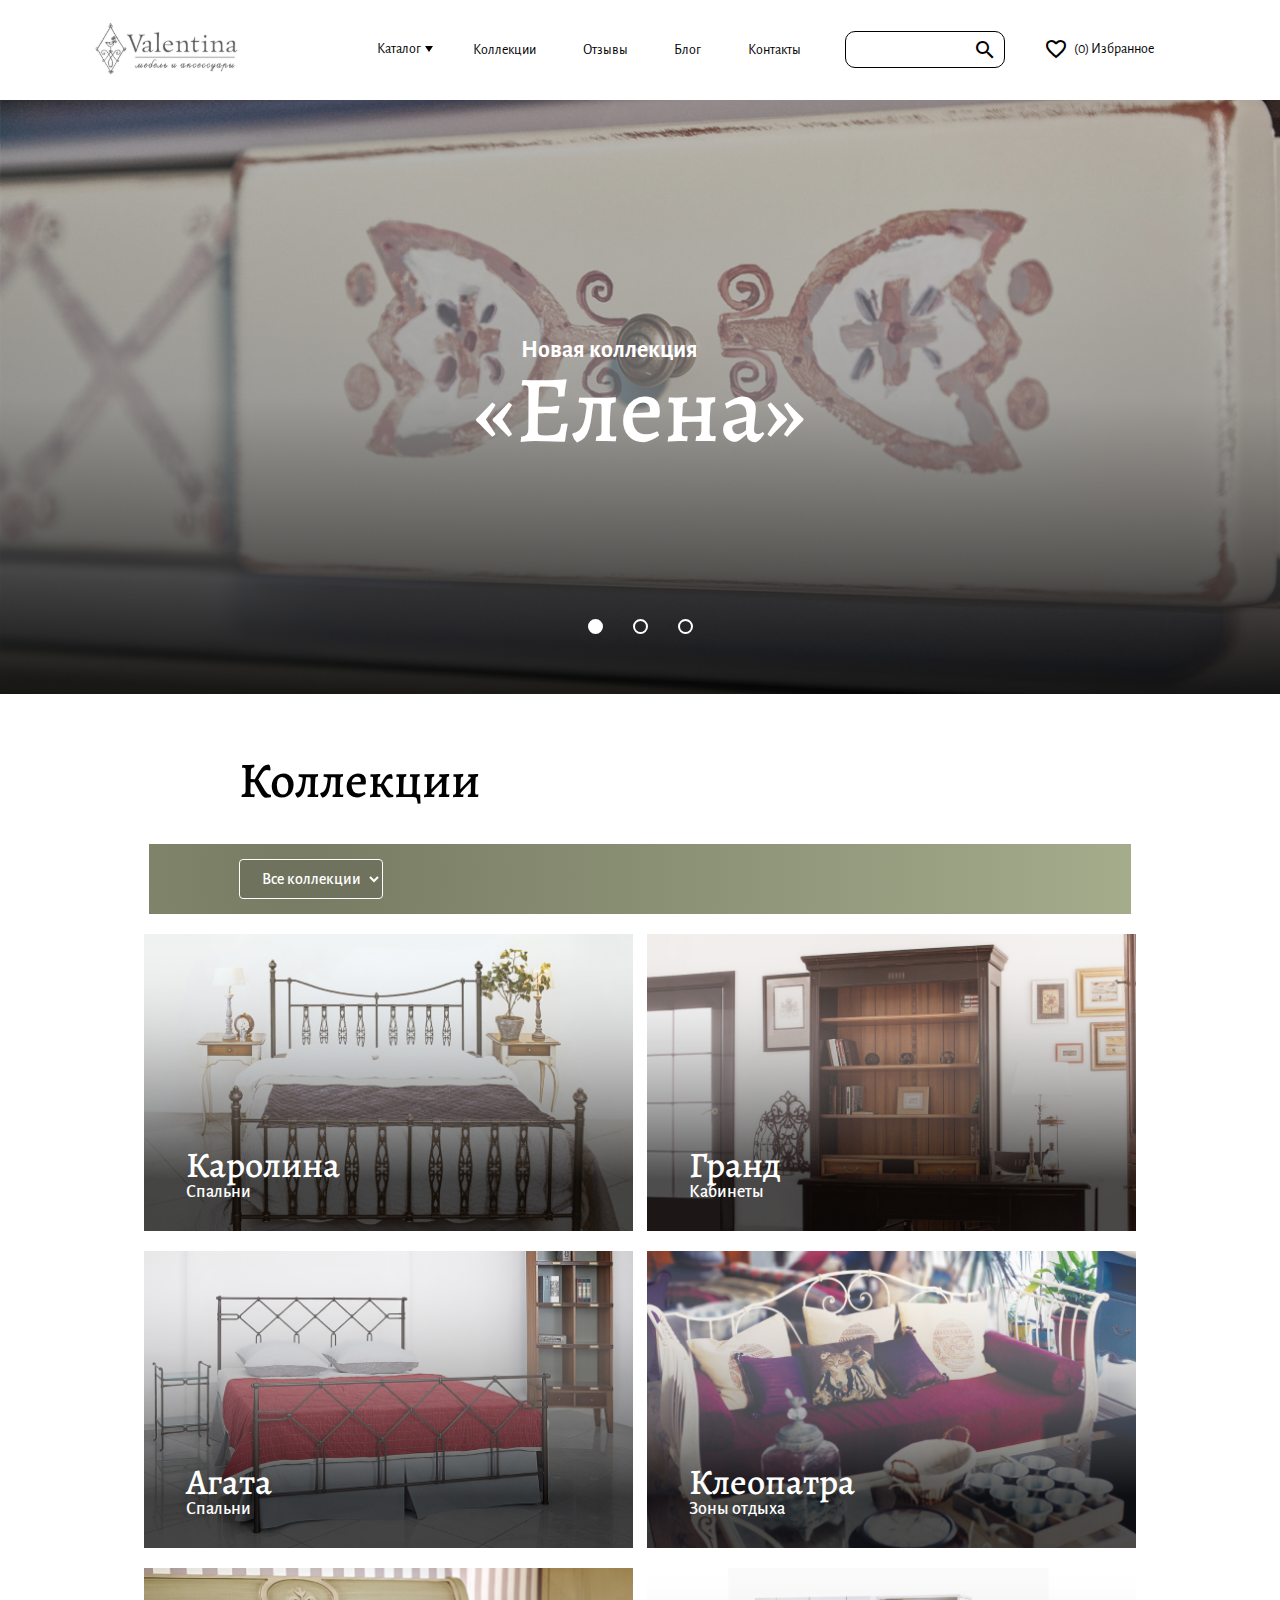
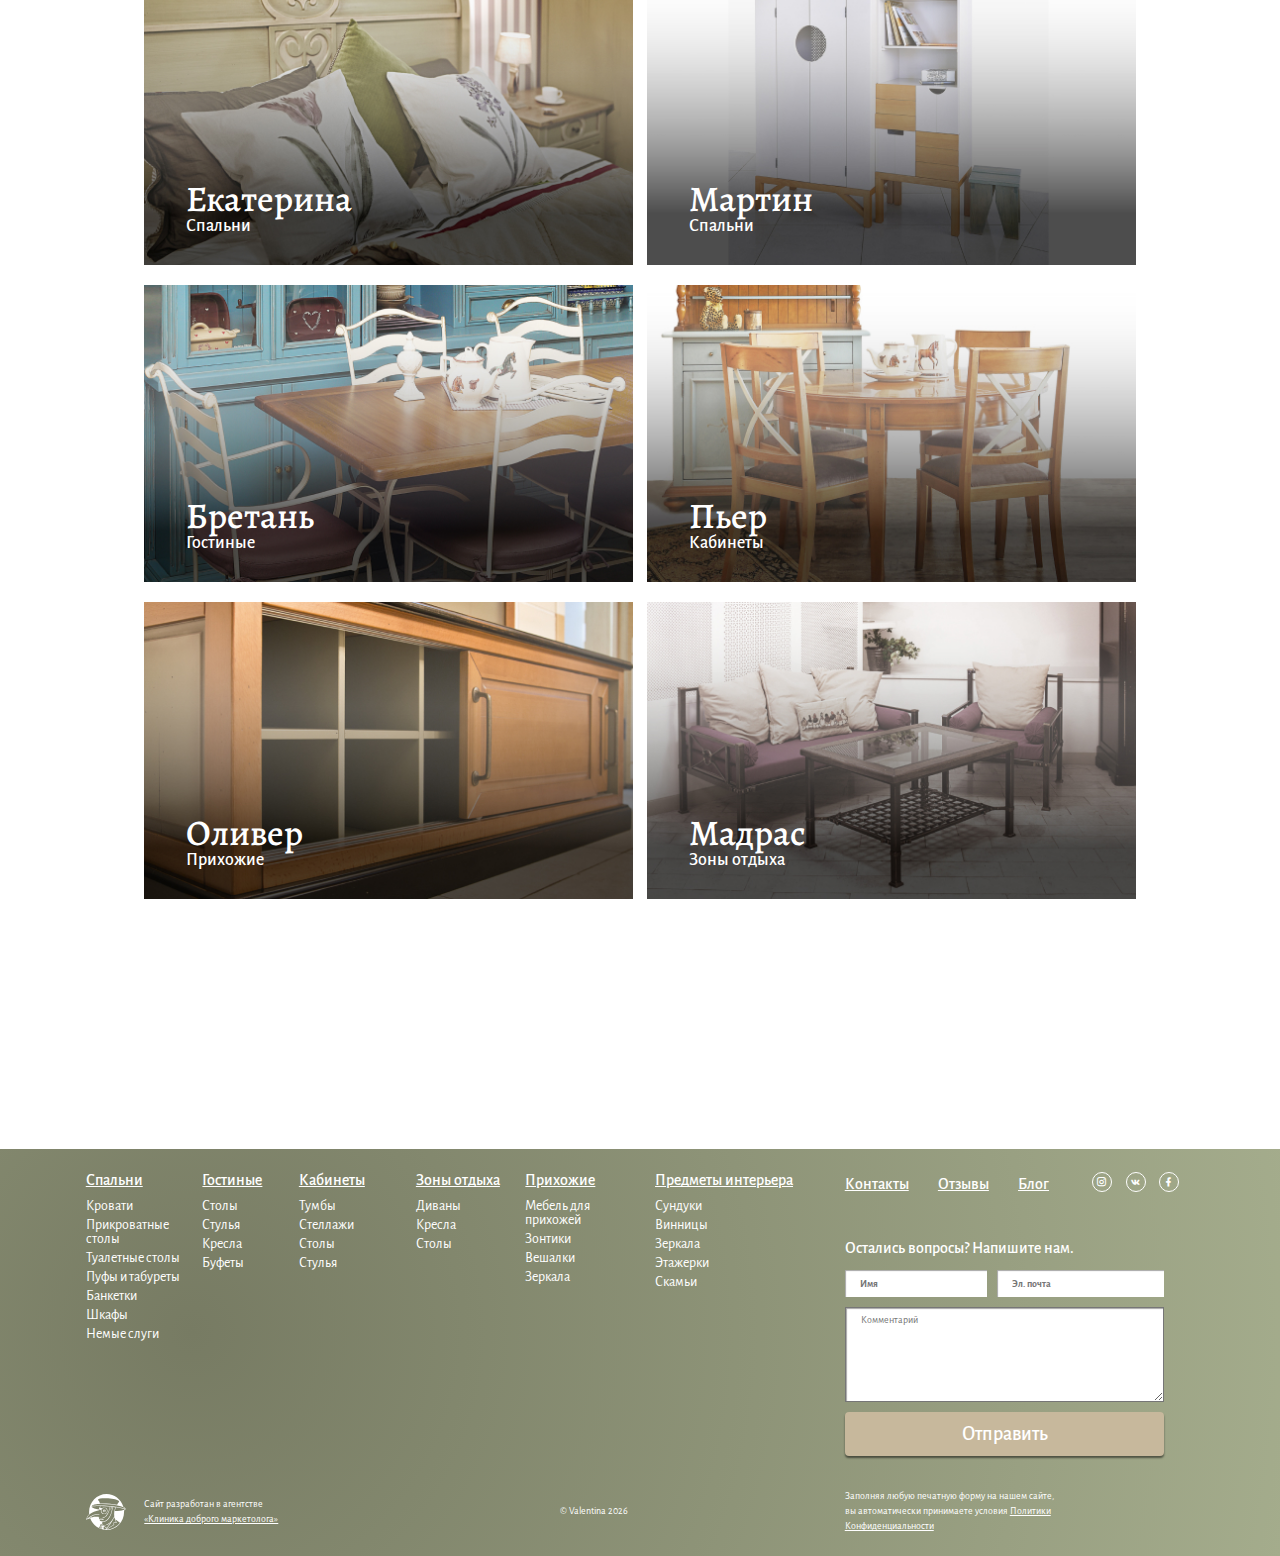
<file: app/collection.html>
<!DOCTYPE html>
<html>
<head lang="ru">
    <meta charset="utf-8">
    <meta http-equiv="X-UA-Compatible" content="IE=edge">
    <meta name="viewport" content="width=device-width, initial-scale=1">
    <title>Valentina</title>
    <link href="css/normalize.min.css" rel="stylesheet">
    <link href="css/bootstrap.min.css" rel="stylesheet">
    <link href="css/slick.min.css" rel="stylesheet">
    <link href="css/materialdesignicons.min.css" rel="stylesheet">
    <link href="css/style.css" rel="stylesheet">
    <link href="css/jquery-ui.min.css" rel="stylesheet">
    <link href="css/jquery-ui.theme.min.css" rel="stylesheet">
    <script src="js/jquery-3.3.1.js"></script>
    <script src="js/bootstrap.min.js"></script>
    <script src="js/slick.js"></script>
    <script src="js/jquery-ui.min.js"></script>
    <script src="js/jquery.ui.touch-punch.min.js"></script>
</head>
<body>
<div class="mobile-menu desctop-hidden container-fluid">
    <div class="row">
        <div class="col-4">
            <a href="/">
                <img src="img/logo/head-black.svg" alt="" class="mob-log-menu">
            </a>
        </div>
        <div class="offset-6 col-2 flex-custom">
            <button type="button" class="close-menu"></button>
        </div>
        <ul class="col-4 mobile-nav">
            <li class="mobile-nav_item">
                <a class="catalog-open">Каталог</a>
            </li>
            <li class="mobile-nav_item">
                <a href="collection.html">Коллекции</a>
            </li>
            <li class="mobile-nav_item">
                <a href="reviews.html">Отзывы</a>
            </li>
            <li class="mobile-nav_item">
                <a href="blog-page.html">Блог</a>
            </li>
            <li class="mobile-nav_item">
                <a href="contacts.html">Контакты</a>
            </li>
        </ul>
        <div class="col-6 offset-2 mobile-menu-favorites flex-custom">
            <a href="favorites.html">
                <p class="mdi mdi-cards-heart favoritе">(<span>0</span>) Избранное</p>
            </a>
        </div>
        <form class="col-12 mobile-menu_form">
            <input name="mobile-search" type="text" placeholder="Поиск">
            <button type="submit" class="mdi  mdi-magnify"></button>
        </form>
    </div>
    <div class="mobile-menu_bottom">
        <p class="mobile-promo ">
            Спальный гарнитур Екатерина создаст завершенный образ элегантного и уютного интерьера спальни. В этой коллекции есть абсолютно все: кровать, прикроватная тумба, туалетный столик, зеркало, комод, тумба для телевизора, мягкая банкетка и объемные двухстворчатые или трехстворчатые шкафы.
        </p>
    </div>
</div>
<div class="mobile-catalog desctop-hidden container-fluid">
    <div class="row mobile-catalog_top">
        <div class="col-2">
            <button type="button" class="mdi mdi-arrow-left"></button>
        </div>
        <div class="col-8">
            <a href="/">
                <img src="img/logo/head-black.svg" alt="">
            </a>
        </div>
        <div class="col-2 flex-custom">
            <button class="close-catalog"></button>
        </div>
        <div class="col-5">
            <p class="catalog-mobile-head">Каталог</p>
        </div>
        <div class="offset-4 col-3  mobile-menu-favorites flex-custom">
            <a href="favorites.html">
                <p class="mdi mdi-cards-heart favoritе">(<span>0</span>)</p>
            </a>
        </div>
    </div>
    <div class="row mobile-catalog_bottom">
        <div class="col-6">
            <ul class="catalog-list">
                <li class="catalog-item first">
                    <a href="bedrooms.html">Спальни</a>
                </li>
                <li class="catalog-item">
                    <a href="beds.html">Тумбы</a>
                </li>
                <li class="catalog-item">
                    <a href="beds.html">Кровати</a>
                </li>
                <li class="catalog-item">
                    <a href="beds.html">Прикроватные столы</a>
                </li>
                <li class="catalog-item">
                    <a href="beds.html">Туалетные столы</a>
                </li>
                <li class="catalog-item">
                    <a href="beds.html">Пуфы и табуреты</a>
                </li>
                <li class="catalog-item">
                    <a href="beds.html">Банкетки</a>
                </li>
                <li class="catalog-item">
                    <a href="beds.html">Шкафы</a>
                </li>
                <li class="catalog-item">
                    <a href="beds.html">Зеркала</a>
                </li>
                <li class="catalog-item">
                    <a href="beds.html">Немые слуги</a>
                </li>
            </ul>
        </div>
        <div class="col-6">
            <ul class="catalog-list">
                <li class="catalog-item first">
                    <a href="bedrooms.html">Гостиные</a>
                </li>
                <li class="catalog-item">
                    <a href="beds.html">Столы</a>
                </li>
                <li class="catalog-item">
                    <a href="beds.html">Стулья</a>
                </li>
                <li class="catalog-item">
                    <a href="beds.html">Кресла</a>
                </li>
                <li class="catalog-item">
                    <a href="beds.html">Буфеты</a>
                </li>
            </ul>
        </div>
        <div class="col-6">
            <ul class="catalog-list">
                <li class="catalog-item first">
                    <a href="bedrooms.html">Кабинеты</a>
                </li>
                <li class="catalog-item">
                    <a href="beds.html">Тумбы</a>
                </li>
                <li class="catalog-item">
                    <a href="beds.html">Стеллажи</a>
                </li>
                <li class="catalog-item">
                    <a href="beds.html">Столы</a>
                </li>
                <li class="catalog-item">
                    <a href="beds.html">Стулья</a>
                </li>
            </ul>
        </div>
        <div class="col-6">
            <ul class="catalog-list">
                <li class="catalog-item first">
                    <a href="bedrooms.html">Прихожие</a>
                </li>
                <li class="catalog-item">
                    <a href="beds.html">Мебель для прихожей</a>
                </li>
                <li class="catalog-item">
                    <a href="beds.html">Зонтницы</a>
                </li>
                <li class="catalog-item">
                    <a href="beds.html">Вешалки</a>
                </li>
                <li class="catalog-item">
                    <a href="beds.html">Зеркала</a>
                </li>
            </ul>
        </div>
        <div class="col-6">
            <ul class="catalog-list">
                <li class="catalog-item first">
                    <a href="bedrooms.html">Предметы интерьера</a>
                </li>
                <li class="catalog-item">
                    <a href="beds.html">Сундуки</a>
                </li>
                <li class="catalog-item">
                    <a href="beds.html">Винницы</a>
                </li>
                <li class="catalog-item">
                    <a href="beds.html">Зеркала</a>
                </li>
                <li class="catalog-item">
                    <a href="beds.html">Этажерки</a>
                </li>
                <li class="catalog-item">
                    <a href="beds.html">Зонтницы</a>
                </li>
                <li class="catalog-item">
                    <a href="beds.html">Скамьи</a>
                </li>
            </ul>
        </div>
        <div class="col-12">
            <form class="mobile-catalog-form">
                <input type="text" name="catalog-mobile" placeholder="Поиск">
                <button type="submit" class="mdi mdi-magnify"></button>
            </form>
        </div>
    </div>
</div>
<header class="header other-header container-fluid ">
    <div class="row">
        <div class="col-lg-2 logo-cont">
            <a href="/">
                <img class="head-logo white-logo" src="img/logo/head.svg" alt="">
                <img class="head-logo black-logo" src="img/logo/head-black.svg" alt="">
            </a>
            <button type="button" class="burger-menu desctop-hidden">
                <span class="line1"></span>
                <span class="line2"></span>
                <span class="line3"></span>
            </button>
        </div>
        <nav class="col-lg-6 mobile-hidden nav-cont">
            <ul class="header-nav">
                <li class="header-nav_item relative">
                    <a  class="catalog-menu">
                        Каталог
                    </a>
                </li>
                <li class="header-nav_item">
                    <a href="collection.html">Коллекции</a>
                </li>
                <li class="header-nav_item">
                    <a href="reviews.html">Отзывы</a>
                </li>
                <li class="header-nav_item">
                    <a href="blog-page.html">Блог</a>
                </li>
                <li class="header-nav_item">
                    <a href="contacts.html">Контакты</a>
                </li>
            </ul>
        </nav>
        <div class="col-lg-2 form-cont mobile-hidden">
            <form class="header-search" method="post">
                <input class="header-search_text" type="text">
                <button type="submit" class="mdi mdi-magnify"></button>
            </form>
        </div>
        <div class="col-lg-2 favorites-cont mobile-hidden">
            <a href="favorites.html" class="mdi mdi-cards-heart favoritе">(<span>0</span>) Избранное</a>
        </div>
        <div class="catalog-inner-list inner-close container-fluid">
            <div class="inner-wrap">
                <div class="catalog-inner">
                    <ul class="inner-list1">
                        <li class="inner-item first">
                            <a href="bedrooms.html">Спальни</a>
                        </li>
                        <li class="inner-item">
                            <a href="beds.html">Тумбы</a>
                        </li>
                        <li class="inner-item">
                            <a href="beds.html">Кровати</a>
                        </li>
                        <li class="inner-item">
                            <a href="beds.html">Прикроватные столы</a>
                        </li>
                        <li class="inner-item">
                            <a href="beds.html">Туалетные столы</a>
                        </li>
                        <li class="inner-item">
                            <a href="beds.html">Пуфы и табуреты</a>
                        </li>
                        <li class="inner-item">
                            <a href="beds.html">Банкетки</a>
                        </li>
                        <li class="inner-item">
                            <a href="beds.html">Шкафы</a>
                        </li>
                        <li class="inner-item">
                            <a href="beds.html">Зеркала</a>
                        </li>
                        <li class="inner-item">
                            <a href="beds.html">Немые слуги</a>
                        </li>
                    </ul>
                </div>
                <div class="catalog-inner">
                    <ul class="inner-list2">
                        <li class="inner-item first">
                            <a href="bedrooms.html">Гостиные</a>
                        </li>
                        <li class="inner-item">
                            <a href="beds.html">Столы</a>
                        </li>
                        <li class="inner-item">
                            <a href="beds.html">Стулья</a>
                        </li>
                        <li class="inner-item">
                            <a href="beds.html">Кресла</a>
                        </li>
                        <li class="inner-item">
                            <a href="beds.html">Буфеты</a>
                        </li>
                    </ul>
                </div>
                <div class="catalog-inner">
                    <ul class="inner-list3">
                        <li class="inner-item first">
                            <a href="bedrooms.html">Кабинеты</a>
                        </li>
                        <li class="inner-item">
                            <a href="beds.html">Тумбы</a>
                        </li>
                        <li class="inner-item">
                            <a href="beds.html">Стеллажи</a>
                        </li>
                        <li class="inner-item">
                            <a href="beds.html">Столы</a>
                        </li>
                        <li class="inner-item">
                            <a href="beds.html">Стулья</a>
                        </li>
                    </ul>
                </div>
                <div class="catalog-inner">
                    <ul class="inner-list4">
                        <li class="inner-item first">
                            <a href="bedrooms.html">Зоны отдыха</a>
                        </li>
                        <li class="inner-item">
                            <a href="beds.html">Диваны</a>
                        </li>
                        <li class="inner-item">
                            <a href="beds.html">Кресла</a>
                        </li>
                        <li class="inner-item">
                            <a href="beds.html">Столы</a>
                        </li>
                    </ul>
                </div>
                <div class="catalog-inner">
                    <ul class="inner-list5">
                        <li class="inner-item first">
                            <a href="bedrooms.html">Прихожие</a>
                        </li>
                        <li class="inner-item">
                            <a href="beds.html">Мебель для прихожей</a>
                        </li>
                        <li class="inner-item">
                            <a href="beds.html">Зонтницы</a>
                        </li>
                        <li class="inner-item">
                            <a href="beds.html">Вешалки</a>
                        </li>
                        <li class="inner-item">
                            <a href="beds.html">Зеркала</a>
                        </li>
                    </ul>
                </div>
                <div class="catalog-inner">
                    <ul class="inner-list6">
                        <li class="inner-item first">
                            <a href="bedrooms.html">Предметы интерьера</a>
                        </li>
                        <li class="inner-item">
                            <a href="beds.html">Сундуки</a>
                        </li>
                        <li class="inner-item">
                            <a href="beds.html">Винницы</a>
                        </li>
                        <li class="inner-item">
                            <a href="beds.html">Зеркала</a>
                        </li>
                        <li class="inner-item">
                            <a href="beds.html">Этажерки</a>
                        </li>
                        <li class="inner-item">
                            <a href="beds.html">Зонтницы</a>
                        </li>
                        <li class="inner-item">
                            <a href="beds.html">Скамьи</a>
                        </li>
                    </ul>
                </div>
            </div>
        </div>
    </div>
</header>
<section class="collection-page">
    <div class="head-slider_cont">
        <div class="head-slider">
            <div class="head-slide" style="background-image: linear-gradient(to bottom, rgba(255,255,255,0),rgba(167,167,167,0.39), rgba(1,1,1,0.5)), url('img/head-slider/1.jpg') ">
                <div>
                    <p class="head-slider-type">Новая коллекция</p>
                    <h3 class="head-slider-title">«Елена»</h3>
                </div>
            </div>
            <div class="head-slide" style="background-image: linear-gradient(to bottom, rgba(255,255,255,0),rgba(167,167,167,0.39), rgba(1,1,1,0.5)),url('img/head-slider/2.jpg')">
                <div>
                    <p class="head-slider-type">Новая коллекция</p>
                    <h3 class="head-slider-title">«Елена»</h3>
                </div>
            </div>
            <div class="head-slide" style="background-image: linear-gradient(to bottom, rgba(255,255,255,0),rgba(167,167,167,0.39), rgba(1,1,1,0.5)),url('img/head-slider/3.jpg')">
                <div>
                    <p class="head-slider-type">Новая коллекция</p>
                    <h3 class="head-slider-title">«Елена»</h3>
                </div>
            </div>
        </div>
    </div>
    <div class="container-fluid collection-cont">
        <div class="row row-custom">
            <div class="col-lg-12">
                <h2 class="block-title">Коллекции</h2>
            </div>
            <div class="col-lg-12">
                <form class="collection-search">
                    <select class="collection-select" name="collection-select">
                        <option value="1">Все коллекции</option>
                        <option value="2">Спальни</option>
                        <option value="3">Кабинеты</option>
                        <option value="4">Зоны отдыха</option>
                        <option value="5">Гостиные</option>
                        <option value="6">Кабинеты</option>
                        <option value="7">Прихожие</option>
                    </select>
                </form>
            </div>
            <div class="col-12 row collection-result collection-show collection1">
                <div class="col-lg-6" style="background-image: url('img/collection/1.jpg')">
                    <a href="item-collection.html">
                        <h2 class="collection-name">Каролина</h2>
                        <p class="collection-type">Спальни</p>
                    </a>
                </div>
                <div class="col-lg-6" style="background-image: url('img/collection/2.jpg')">
                    <a href="item-collection.html">
                        <h2 class="collection-name">Гранд</h2>
                        <p class="collection-type">Кабинеты</p>
                    </a>
                </div>
                <div class="col-lg-6" style="background-image: url('img/collection/3.jpg')">
                    <a href="item-collection.html">
                        <h2 class="collection-name">Агата</h2>
                        <p class="collection-type">Спальни</p>
                    </a>
                </div>
                <div class="col-lg-6" style="background-image: url('img/collection/4.jpg')">
                    <a href="item-collection.html">
                        <h2 class="collection-name">Клеопатра</h2>
                        <p class="collection-type">Зоны отдыха</p>
                    </a>
                </div>
                <div class="col-lg-6" style="background-image: url('img/collection/5.jpg')">
                    <a href="item-collection.html">
                        <h2 class="collection-name">Екатерина</h2>
                        <p class="collection-type">Спальни</p>
                    </a>
                </div>
                <div class="col-lg-6" style="background-image: url('img/collection/6.jpg')">
                    <a href="item-collection.html">
                        <h2 class="collection-name">Мартин</h2>
                        <p class="collection-type">Спальни</p>
                    </a>
                </div>
                <div class="col-lg-6" style="background-image: url('img/collection/7.jpg')">
                    <a href="item-collection.html">
                        <h2 class="collection-name">Бретань</h2>
                        <p class="collection-type">Гостиные</p>
                    </a>
                </div>
                <div class="col-lg-6" style="background-image: url('img/collection/8.jpg')">
                    <a href="item-collection.html">
                        <h2 class="collection-name">Пьер</h2>
                        <p class="collection-type">Кабинеты</p>
                    </a>
                </div>
                <div class="col-lg-6" style="background-image: url('img/collection/9.jpg')">
                    <a href="item-collection.html">
                        <h2 class="collection-name">Оливер</h2>
                        <p class="collection-type">Прихожие</p>
                    </a>
                </div>
                <div class="col-lg-6" style="background-image: url('img/collection/10.jpg')">
                    <a href="item-collection.html">
                        <h2 class="collection-name">Мадрас</h2>
                        <p class="collection-type">Зоны отдыха</p>
                    </a>
                </div>
            </div>
            <div class="col-12 row collection-result  collection2">
                <div class="col-lg-6" style="background-image: url('img/collection/3.jpg')">
                    <a href="item-collection.html">
                        <h2 class="collection-name">Агата</h2>
                        <p class="collection-type">Спальни</p>
                    </a>
                </div>
                <div class="col-lg-6" style="background-image: url('img/collection/4.jpg')">
                    <a href="item-collection.html">
                        <h2 class="collection-name">Клеопатра</h2>
                        <p class="collection-type">Зоны отдыха</p>
                    </a>
                </div>
                <div class="col-lg-6" style="background-image: url('img/collection/5.jpg')">
                    <a href="item-collection.html">
                        <h2 class="collection-name">Екатерина</h2>
                        <p class="collection-type">Спальни</p>
                    </a>
                </div>
                <div class="col-lg-6" style="background-image: url('img/collection/6.jpg')">
                    <a href="item-collection.html">
                        <h2 class="collection-name">Мартин</h2>
                        <p class="collection-type">Спальни</p>
                    </a>
                </div>
                <div class="col-lg-6" style="background-image: url('img/collection/7.jpg')">
                    <a href="item-collection.html">
                        <h2 class="collection-name">Бретань</h2>
                        <p class="collection-type">Гостиные</p>
                    </a>
                </div>
                <div class="col-lg-6" style="background-image: url('img/collection/8.jpg')">
                    <a href="item-collection.html">
                        <h2 class="collection-name">Пьер</h2>
                        <p class="collection-type">Кабинеты</p>
                    </a>
                </div>
                <div class="col-lg-6" style="background-image: url('img/collection/9.jpg')">
                    <a href="item-collection.html">
                        <h2 class="collection-name">Оливер</h2>
                        <p class="collection-type">Прихожие</p>
                    </a>
                </div>
                <div class="col-lg-6" style="background-image: url('img/collection/10.jpg')">
                    <a href="item-collection.html">
                        <h2 class="collection-name">Мадрас</h2>
                        <p class="collection-type">Зоны отдыха</p>
                    </a>
                </div>
            </div>
            <div class="col-12 row collection-result  collection3">
                <div class="col-lg-6" style="background-image: url('img/collection/1.jpg')">
                    <a href="item-collection.html">
                        <h2 class="collection-name">Каролина</h2>
                        <p class="collection-type">Спальни</p>
                    </a>
                </div>
                <div class="col-lg-6" style="background-image: url('img/collection/2.jpg')">
                    <a href="item-collection.html">
                        <h2 class="collection-name">Гранд</h2>
                        <p class="collection-type">Кабинеты</p>
                    </a>
                </div>
                <div class="col-lg-6" style="background-image: url('img/collection/5.jpg')">
                    <a href="item-collection.html">
                        <h2 class="collection-name">Екатерина</h2>
                        <p class="collection-type">Спальни</p>
                    </a>
                </div>
                <div class="col-lg-6" style="background-image: url('img/collection/6.jpg')">
                    <a href="item-collection.html">
                        <h2 class="collection-name">Мартин</h2>
                        <p class="collection-type">Спальни</p>
                    </a>
                </div>
                <div class="col-lg-6" style="background-image: url('img/collection/7.jpg')">
                    <a href="item-collection.html">
                        <h2 class="collection-name">Бретань</h2>
                        <p class="collection-type">Гостиные</p>
                    </a>
                </div>
                <div class="col-lg-6" style="background-image: url('img/collection/8.jpg')">
                    <a href="item-collection.html">
                        <h2 class="collection-name">Пьер</h2>
                        <p class="collection-type">Кабинеты</p>
                    </a>
                </div>
                <div class="col-lg-6" style="background-image: url('img/collection/9.jpg')">
                    <a href="item-collection.html">
                        <h2 class="collection-name">Оливер</h2>
                        <p class="collection-type">Прихожие</p>
                    </a>
                </div>
                <div class="col-lg-6" style="background-image: url('img/collection/10.jpg')">
                    <a href="item-collection.html">
                        <h2 class="collection-name">Мадрас</h2>
                        <p class="collection-type">Зоны отдыха</p>
                    </a>
                </div>
            </div>
            <div class="col-12 row collection-result  collection4">
                <div class="col-lg-6" style="background-image: url('img/collection/1.jpg')">
                    <a href="item-collection.html">
                        <h2 class="collection-name">Каролина</h2>
                        <p class="collection-type">Спальни</p>
                    </a>
                </div>
                <div class="col-lg-6" style="background-image: url('img/collection/4.jpg')">
                    <a href="item-collection.html">
                        <h2 class="collection-name">Клеопатра</h2>
                        <p class="collection-type">Зоны отдыха</p>
                    </a>
                </div>
                <div class="col-lg-6" style="background-image: url('img/collection/5.jpg')">
                    <a href="item-collection.html">
                        <h2 class="collection-name">Екатерина</h2>
                        <p class="collection-type">Спальни</p>
                    </a>
                </div>
                <div class="col-lg-6" style="background-image: url('img/collection/6.jpg')">
                    <a href="item-collection.html">
                        <h2 class="collection-name">Мартин</h2>
                        <p class="collection-type">Спальни</p>
                    </a>
                </div>
                <div class="col-lg-6" style="background-image: url('img/collection/7.jpg')">
                    <a href="item-collection.html">
                        <h2 class="collection-name">Бретань</h2>
                        <p class="collection-type">Гостиные</p>
                    </a>
                </div>
                <div class="col-lg-6" style="background-image: url('img/collection/8.jpg')">
                    <a href="item-collection.html">
                        <h2 class="collection-name">Пьер</h2>
                        <p class="collection-type">Кабинеты</p>
                    </a>
                </div>
                <div class="col-lg-6" style="background-image: url('img/collection/9.jpg')">
                    <a href="item-collection.html">
                        <h2 class="collection-name">Оливер</h2>
                        <p class="collection-type">Прихожие</p>
                    </a>
                </div>
                <div class="col-lg-6" style="background-image: url('img/collection/10.jpg')">
                    <a href="item-collection.html">
                        <h2 class="collection-name">Мадрас</h2>
                        <p class="collection-type">Зоны отдыха</p>
                    </a>
                </div>
            </div>
            <div class="col-12 row collection-result  collection5">
                <div class="col-lg-6" style="background-image: url('img/collection/3.jpg')">
                    <a href="item-collection.html">
                        <h2 class="collection-name">Агата</h2>
                        <p class="collection-type">Спальни</p>
                    </a>
                </div>
                <div class="col-lg-6" style="background-image: url('img/collection/4.jpg')">
                    <a href="item-collection.html">
                        <h2 class="collection-name">Клеопатра</h2>
                        <p class="collection-type">Зоны отдыха</p>
                    </a>
                </div>
                <div class="col-lg-6" style="background-image: url('img/collection/5.jpg')">
                    <a href="item-collection.html">
                        <h2 class="collection-name">Екатерина</h2>
                        <p class="collection-type">Спальни</p>
                    </a>
                </div>
                <div class="col-lg-6" style="background-image: url('img/collection/6.jpg')">
                    <a href="item-collection.html">
                        <h2 class="collection-name">Мартин</h2>
                        <p class="collection-type">Спальни</p>
                    </a>
                </div>
                <div class="col-lg-6" style="background-image: url('img/collection/7.jpg')">
                    <a href="item-collection.html">
                        <h2 class="collection-name">Бретань</h2>
                        <p class="collection-type">Гостиные</p>
                    </a>
                </div>
                <div class="col-lg-6" style="background-image: url('img/collection/8.jpg')">
                    <a href="item-collection.html">
                        <h2 class="collection-name">Пьер</h2>
                        <p class="collection-type">Кабинеты</p>
                    </a>
                </div>
                <div class="col-lg-6" style="background-image: url('img/collection/9.jpg')">
                    <a href="item-collection.html">
                        <h2 class="collection-name">Оливер</h2>
                        <p class="collection-type">Прихожие</p>
                    </a>
                </div>
                <div class="col-lg-6" style="background-image: url('img/collection/10.jpg')">
                    <a href="item-collection.html">
                        <h2 class="collection-name">Мадрас</h2>
                        <p class="collection-type">Зоны отдыха</p>
                    </a>
                </div>
            </div>
            <div class="col-12 row collection-result  collection6">
                <div class="col-lg-6" style="background-image: url('img/collection/3.jpg')">
                    <a href="item-collection.html">
                        <h2 class="collection-name">Агата</h2>
                        <p class="collection-type">Спальни</p>
                    </a>
                </div>
                <div class="col-lg-6" style="background-image: url('img/collection/4.jpg')">
                    <a href="item-collection.html">
                        <h2 class="collection-name">Клеопатра</h2>
                        <p class="collection-type">Зоны отдыха</p>
                    </a>
                </div>
                <div class="col-lg-6" style="background-image: url('img/collection/5.jpg')">
                    <a href="item-collection.html">
                        <h2 class="collection-name">Екатерина</h2>
                        <p class="collection-type">Спальни</p>
                    </a>
                </div>
                <div class="col-lg-6" style="background-image: url('img/collection/6.jpg')">
                    <a href="item-collection.html">
                        <h2 class="collection-name">Мартин</h2>
                        <p class="collection-type">Спальни</p>
                    </a>
                </div>
                <div class="col-lg-6" style="background-image: url('img/collection/7.jpg')">
                    <a href="item-collection.html">
                        <h2 class="collection-name">Бретань</h2>
                        <p class="collection-type">Гостиные</p>
                    </a>
                </div>
                <div class="col-lg-6" style="background-image: url('img/collection/8.jpg')">
                    <a href="item-collection.html">
                        <h2 class="collection-name">Пьер</h2>
                        <p class="collection-type">Кабинеты</p>
                    </a>
                </div>
                <div class="col-lg-6" style="background-image: url('img/collection/9.jpg')">
                    <a href="item-collection.html">
                        <h2 class="collection-name">Оливер</h2>
                        <p class="collection-type">Прихожие</p>
                    </a>
                </div>
                <div class="col-lg-6" style="background-image: url('img/collection/10.jpg')">
                    <a href="item-collection.html">
                        <h2 class="collection-name">Мадрас</h2>
                        <p class="collection-type">Зоны отдыха</p>
                    </a>
                </div>
            </div>
            <div class="col-12 row collection-result  collection7">
                <div class="col-lg-6" style="background-image: url('img/collection/5.jpg')">
                    <a href="item-collection.html">
                        <h2 class="collection-name">Екатерина</h2>
                        <p class="collection-type">Спальни</p>
                    </a>
                </div>
                <div class="col-lg-6" style="background-image: url('img/collection/6.jpg')">
                    <a href="item-collection.html">
                        <h2 class="collection-name">Мартин</h2>
                        <p class="collection-type">Спальни</p>
                    </a>
                </div>
                <div class="col-lg-6" style="background-image: url('img/collection/7.jpg')">
                    <a href="item-collection.html">
                        <h2 class="collection-name">Бретань</h2>
                        <p class="collection-type">Гостиные</p>
                    </a>
                </div>
                <div class="col-lg-6" style="background-image: url('img/collection/8.jpg')">
                    <a href="item-collection.html">
                        <h2 class="collection-name">Пьер</h2>
                        <p class="collection-type">Кабинеты</p>
                    </a>
                </div>
                <div class="col-lg-6" style="background-image: url('img/collection/9.jpg')">
                    <a href="item-collection.html">
                        <h2 class="collection-name">Оливер</h2>
                        <p class="collection-type">Прихожие</p>
                    </a>
                </div>
                <div class="col-lg-6" style="background-image: url('img/collection/10.jpg')">
                    <a href="item-collection.html">
                        <h2 class="collection-name">Мадрас</h2>
                        <p class="collection-type">Зоны отдыха</p>
                    </a>
                </div>
            </div>
        </div>
    </div>
</section>
<footer class="footer container-fluid">
    <div class="row">
        <div class="col-lg-8 footer-nav_cont">
            <ul class="footer-list1">
                <li class=" footer-item first">
                    <a href="bedrooms.html">Спальни</a>
                </li>
                <li class=" footer-item">
                    <a href="beds.html">Кровати</a>
                </li>
                <li class="footer-item">
                    <a href="beds.html">Прикроватные столы</a>
                </li>
                <li class=" footer-item">
                    <a href="beds.html">Туалетные столы</a>
                </li>
                <li class=" footer-item">
                    <a href="beds.html">Пуфы и табуреты</a>
                </li>
                <li class=" footer-item">
                    <a href="beds.html">Банкетки</a>
                </li>
                <li class=" footer-item">
                    <a href="beds.html">Шкафы</a>
                </li>
                <li class=" footer-item">
                    <a href="beds.html">Немые слуги</a>
                </li>
            </ul>
            <ul class="footer-list2">
                <li class="footer-item first">
                    <a href="bedrooms.html">Гостиные</a>
                </li>
                <li class="footer-item">
                    <a href="beds.html">Столы</a>
                </li>
                <li class="footer-item">
                    <a href="beds.html">Стулья</a>
                </li>
                <li class="footer-item">
                    <a href="beds.html">Кресла</a>
                </li>
                <li class="footer-item">
                    <a href="beds.html">Буфеты</a>
                </li>
            </ul>
            <ul class="footer-list3">
                <li class="footer-item first">
                    <a href="bedrooms.html">Кабинеты</a>
                </li>
                <li class="footer-item">
                    <a href="beds.html">Тумбы</a>
                </li>
                <li class="footer-item">
                    <a href="beds.html">Стеллажи</a>
                </li>
                <li class="footer-item">
                    <a href="beds.html">Столы</a>
                </li>
                <li class="footer-item">
                    <a href="beds.html">Стулья</a>
                </li>
            </ul>
            <ul class="footer-list4">
                <li class="footer-item first">
                    <a href="bedrooms.html">Зоны отдыха</a>
                </li>
                <li class="footer-item">
                    <a href="beds.html">Диваны</a>
                </li>
                <li class="footer-item">
                    <a href="beds.html">Кресла</a>
                </li>
                <li class="footer-item">
                    <a href="beds.html">Столы</a>
                </li>
            </ul>
            <ul class="footer-list5">
                <li class="footer-item first">
                    <a href="bedrooms.html">Прихожие</a>
                </li>
                <li class="footer-item">
                    <a href="beds.html">Мебель для прихожей</a>
                </li>
                <li class="footer-item">
                    <a href="beds.html">Зонтики</a>
                </li>
                <li class="footer-item">
                    <a href="beds.html">Вешалки</a>
                </li>
                <li class="footer-item">
                    <a href="beds.html">Зеркала</a>
                </li>
            </ul>
            <ul class="footer-list6">
                <li class="footer-item first">
                    <a href="bedrooms.html">
                        Предметы интерьера
                    </a>
                </li>
                <li class="footer-item">
                    <a href="beds.html">Сундуки</a>
                </li>
                <li class="footer-item">
                    <a href="beds.html">Винницы</a>
                </li>
                <li class="footer-item">
                    <a href="beds.html">Зеркала</a>
                </li>
                <li class="footer-item">
                    <a href="beds.html">Этажерки</a>
                </li>
                <li class="footer-item">
                    <a href="beds.html">Скамьи</a>
                </li>
            </ul>
        </div>
        <div class="col-lg-4 row">
            <div class="col-lg-9 col-12 order-c-0 mob-custom">
                <ul class="footer-nav">
                    <li class="footer-nav_item desctop-hidden">
                        <a href="catalog.html">Каталог</a>
                    </li>
                    <li class="footer-nav_item">
                        <a href="contacts.html">Контакты</a>
                    </li>
                    <li class="footer-nav_item">
                        <a href="reviews.html">Отзывы</a>
                    </li>
                    <li class="footer-nav_item">
                        <a href="blog-page.html">Блог</a>
                    </li>
                </ul>
            </div>
            <div class="col-lg-3 col-12 order-c-4 social-cont mob-custom">
                <ul class="footer-social mobile-hidden">
                    <li class="social-item">
                        <a href="" target="_blank" class="mdi mdi-instagram"></a>
                    </li>
                    <li class="social-item">
                        <a href="" target="_blank" class="mdi mdi-vk"></a>
                    </li>
                    <li class="social-item">
                        <a href="" target="_blank" class="mdi mdi-facebook"></a>
                    </li>
                </ul>
            </div>
            <div class="col-lg-12 form-cont_footer order-c-1">
                <p class="form-title">Остались вопросы? Напишите нам.</p>
                <form class="footer-form" method="get">
                    <div class="form-top">
                        <input type="text" name="Имя" class="name-input" placeholder="Имя" required>
                        <input type="email" name="Эл.почта" placeholder="Эл. почта" required>
                    </div>
                    <textarea placeholder="Комментарий" name="Сообщение"></textarea>
                    <button type="submit" class="btn">
                        Отправить
                    </button>
                </form>
            </div>
        </div>
    </div>
    <div class="row footer-bottom">
        <div class="col-lg-3 order-c-5 order-mob-2">
            <a href="http://kdm1.ru" target="_blank" class="kdm">
                <img src="img/kdm.svg" alt="">
                <p>Сайт разработан в&nbsp;агентстве<br>
                    <span>&laquo;Клиника доброго маркетолога&raquo;</span></p>
            </a>
        </div>
        <div class="col-lg-2 offset-lg-2 order-c-3 order-mob-1">
            <p class="copyright">&copy;&nbsp;Valentina <script>
                document.write(new Date().getFullYear());
            </script></p>
        </div>
        <div class="offset-lg-1 col-lg-4 order-mob-0 order-c-2 politic">Заполняя любую печатную форму на&nbsp;нашем сайте, вы&nbsp;автоматически принимаете условия <a href="">Политики Конфиденциальности</a></div>
        <div class="col-lg-3 col-12 order-c-4 social-cont mob-custom">
            <ul class="footer-social desctop-hidden">
                <li class="social-item">
                    <a href="" target="_blank" class="mdi mdi-instagram"></a>
                </li>
                <li class="social-item">
                    <a href="" target="_blank" class="mdi mdi-vk"></a>
                </li>
                <li class="social-item">
                    <a href="" target="_blank" class="mdi mdi-facebook"></a>
                </li>
            </ul>
        </div>
    </div>
</footer>
<div class="favorites-mob desctop-hidden">
    <a href="favorites.html" class="mdi mdi-cards-heart favoritе">(<span>0</span>)</a>
</div>
<script src="js/script.js"></script>
</body>
</html>
</file>
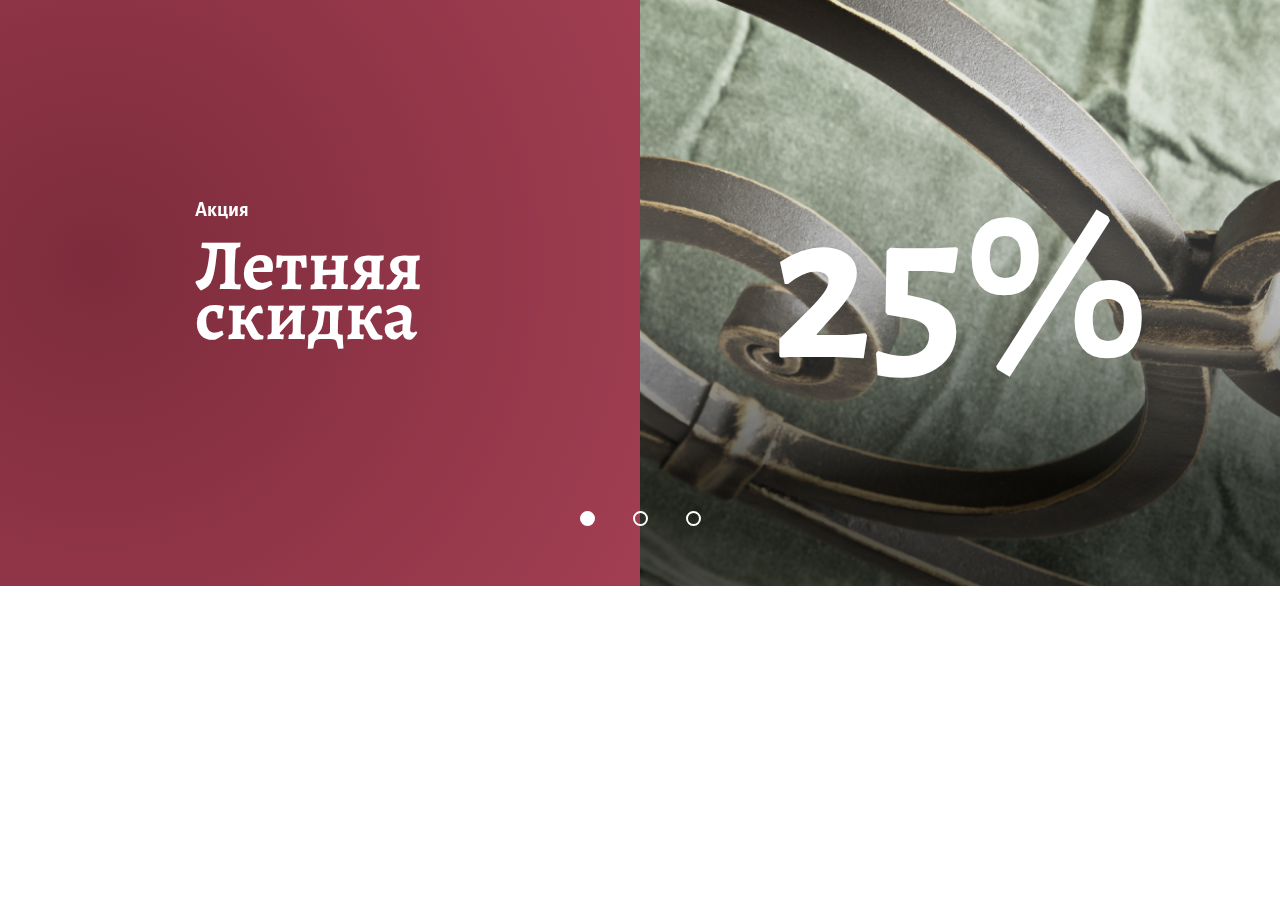
<file: app/custom-slider.html>
<!DOCTYPE html>
<html>
<head lang="ru">
    <meta charset="utf-8">
    <meta http-equiv="X-UA-Compatible" content="IE=edge">
    <meta name="viewport" content="width=device-width, initial-scale=1">
    <title>Valentina</title>
    <link href="css/normalize.min.css" rel="stylesheet">
    <link href="css/bootstrap.min.css" rel="stylesheet">
    <link href="css/slick.min.css" rel="stylesheet">
    <link href="css/materialdesignicons.min.css" rel="stylesheet">
    <link href="css/style.css" rel="stylesheet">
    <link href="css/jquery-ui.min.css" rel="stylesheet">
    <link href="css/jquery-ui.theme.min.css" rel="stylesheet">
    <script src="js/jquery-3.3.1.js"></script>
    <script src="js/bootstrap.min.js"></script>
    <script src="js/slick.js"></script>
    <script src="js/jquery-ui.min.js"></script>
</head>
<body>
<section class="custom-slider">
    <div class="slide">
        <div class="slider-left">
            <div>
                <p class="slider-label">Акция</p>
                <h3 class="slider-title">Летняя скидка</h3>
            </div>
        </div>
        <div class="slider-right" style="background-image: url('img/custom-slider/1.jpg')">
            <h3 class="slider-right-desc">25%</h3>
        </div>
    </div>
    <div class="slide">
        <div class="slider-left">
            <div>
                <p class="slider-label">Акция</p>
                <h3 class="slider-title">Летняя скидка</h3>
            </div>
        </div>
        <div class="slider-right" style="background-image: url('img/custom-slider/1.jpg')">
            <h3 class="slider-right-desc">25%</h3>
        </div>
    </div>
    <div class="slide">
        <div class="slider-left">
            <div>
                <p class="slider-label">Акция</p>
                <h3 class="slider-title">Летняя скидка</h3>
            </div>
        </div>
        <div class="slider-right" style="background-image: url('img/custom-slider/1.jpg')">
            <h3 class="slider-right-desc">25%</h3>
        </div>
    </div>
</section>
<script src="js/script.js"></script>
</body>
</html>
</file>
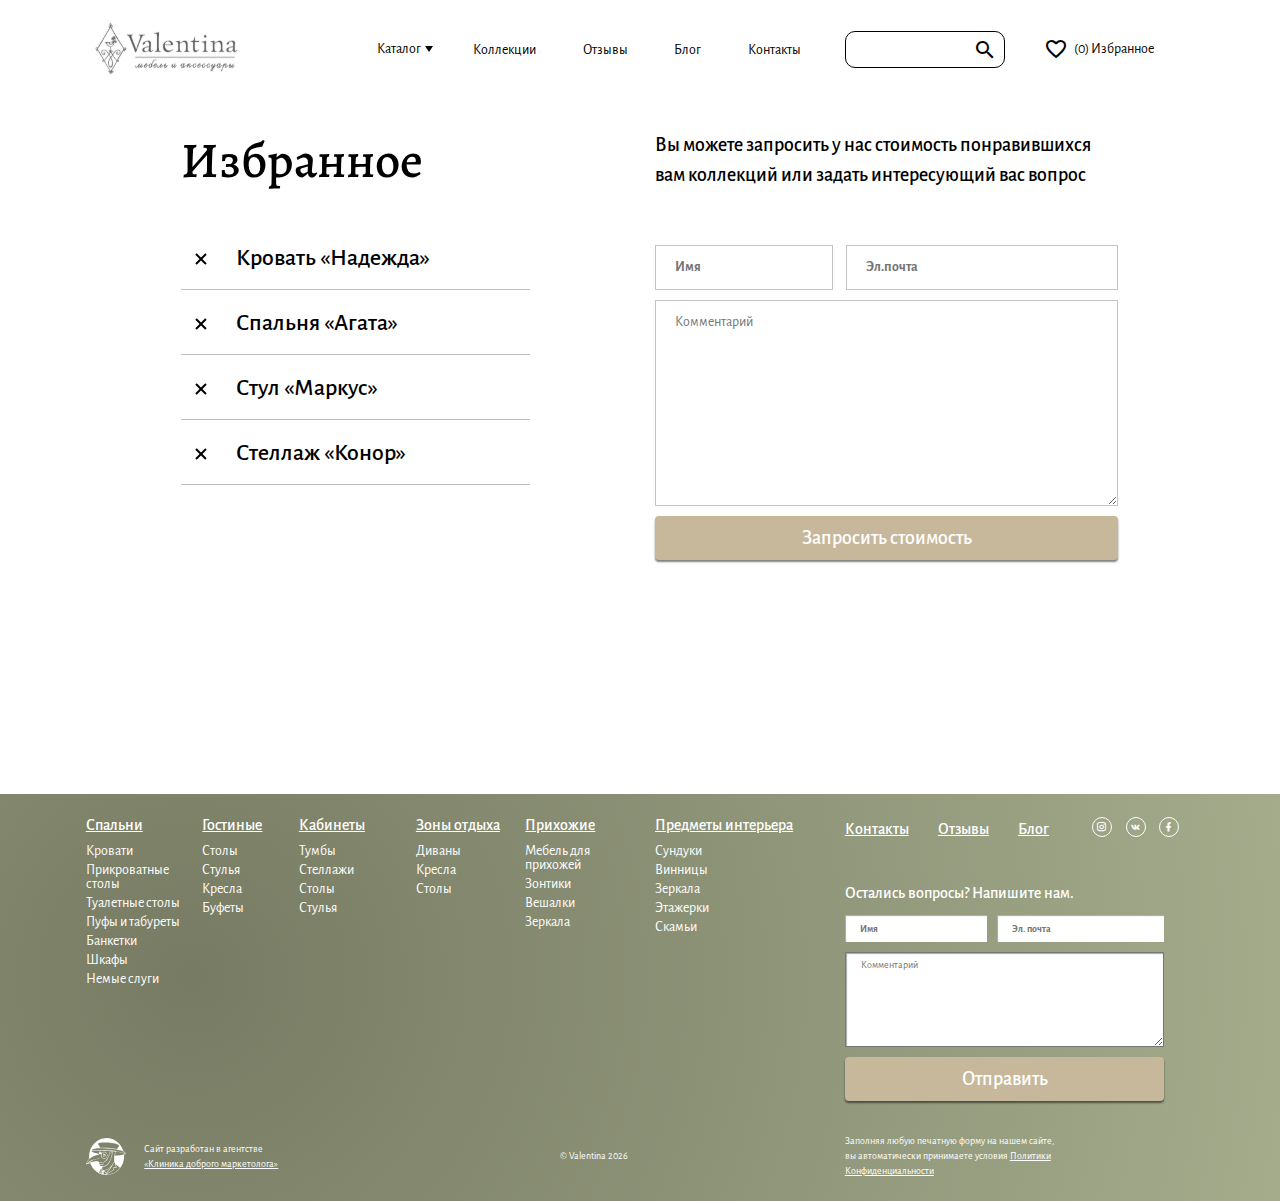
<file: app/favorites.html>
<!DOCTYPE html>
<html>
<head lang="ru">
    <meta charset="utf-8">
    <meta http-equiv="X-UA-Compatible" content="IE=edge">
    <meta name="viewport" content="width=device-width, initial-scale=1">
    <title>Valentina</title>
    <link href="css/normalize.min.css" rel="stylesheet">
    <link href="css/bootstrap.min.css" rel="stylesheet">
    <link href="css/slick.min.css" rel="stylesheet">
    <link href="css/materialdesignicons.min.css" rel="stylesheet">
    <link href="css/style.css" rel="stylesheet">
    <link href="css/jquery-ui.min.css" rel="stylesheet">
    <link href="css/jquery-ui.theme.min.css" rel="stylesheet">
    <script src="js/jquery-3.3.1.js"></script>
    <script src="js/bootstrap.min.js"></script>
    <script src="js/slick.js"></script>
    <script src="js/jquery-ui.min.js"></script>
</head>
<body>
<div class="mobile-menu desctop-hidden container-fluid">
    <div class="row">
        <div class="col-4">
            <a href="/">
                <img src="img/logo/head-black.svg" alt="" class="mob-log-menu">
            </a>
        </div>
        <div class="offset-6 col-2 flex-custom">
            <button type="button" class="close-menu"></button>
        </div>
        <ul class="col-4 mobile-nav">
            <li class="mobile-nav_item">
                <a class="catalog-open">Каталог</a>
            </li>
            <li class="mobile-nav_item">
                <a href="collection.html">Коллекции</a>
            </li>
            <li class="mobile-nav_item">
                <a href="reviews.html">Отзывы</a>
            </li>
            <li class="mobile-nav_item">
                <a href="blog-page.html">Блог</a>
            </li>
            <li class="mobile-nav_item">
                <a href="contacts.html">Контакты</a>
            </li>
        </ul>
        <div class="col-6 offset-2 mobile-menu-favorites flex-custom">
            <a href="favorites.html">
                <p class="mdi mdi-cards-heart favoritе">(<span>0</span>) Избранное</p>
            </a>
        </div>
        <form class="col-12 mobile-menu_form">
            <input name="mobile-search" type="text" placeholder="Поиск">
            <button type="submit" class="mdi  mdi-magnify"></button>
        </form>
    </div>
    <div class="mobile-menu_bottom">
        <p class="mobile-promo ">
            Спальный гарнитур Екатерина создаст завершенный образ элегантного и уютного интерьера спальни. В этой коллекции есть абсолютно все: кровать, прикроватная тумба, туалетный столик, зеркало, комод, тумба для телевизора, мягкая банкетка и объемные двухстворчатые или трехстворчатые шкафы.
        </p>
    </div>
</div>
<div class="mobile-catalog desctop-hidden container-fluid">
    <div class="row mobile-catalog_top">
        <div class="col-2">
            <button type="button" class="mdi mdi-arrow-left"></button>
        </div>
        <div class="col-8">
            <a href="/">
                <img src="img/logo/head-black.svg" alt="">
            </a>
        </div>
        <div class="col-2 flex-custom">
            <button class="close-catalog"></button>
        </div>
        <div class="col-5">
            <p class="catalog-mobile-head">Каталог</p>
        </div>
        <div class="offset-4 col-3  mobile-menu-favorites flex-custom">
            <a href="favorites.html">
                <p class="mdi mdi-cards-heart favoritе">(<span>0</span>)</p>
            </a>
        </div>
    </div>
    <div class="row mobile-catalog_bottom">
        <div class="col-6">
            <ul class="catalog-list">
                <li class="catalog-item first">
                    <a href="bedrooms.html">Спальни</a>
                </li>
                <li class="catalog-item">
                    <a href="beds.html">Тумбы</a>
                </li>
                <li class="catalog-item">
                    <a href="beds.html">Кровати</a>
                </li>
                <li class="catalog-item">
                    <a href="beds.html">Прикроватные столы</a>
                </li>
                <li class="catalog-item">
                    <a href="beds.html">Туалетные столы</a>
                </li>
                <li class="catalog-item">
                    <a href="beds.html">Пуфы и табуреты</a>
                </li>
                <li class="catalog-item">
                    <a href="beds.html">Банкетки</a>
                </li>
                <li class="catalog-item">
                    <a href="beds.html">Шкафы</a>
                </li>
                <li class="catalog-item">
                    <a href="beds.html">Зеркала</a>
                </li>
                <li class="catalog-item">
                    <a href="beds.html">Немые слуги</a>
                </li>
            </ul>
        </div>
        <div class="col-6">
            <ul class="catalog-list">
                <li class="catalog-item first">
                    <a href="bedrooms.html">Гостиные</a>
                </li>
                <li class="catalog-item">
                    <a href="beds.html">Столы</a>
                </li>
                <li class="catalog-item">
                    <a href="beds.html">Стулья</a>
                </li>
                <li class="catalog-item">
                    <a href="beds.html">Кресла</a>
                </li>
                <li class="catalog-item">
                    <a href="beds.html">Буфеты</a>
                </li>
            </ul>
        </div>
        <div class="col-6">
            <ul class="catalog-list">
                <li class="catalog-item first">
                    <a href="bedrooms.html">Кабинеты</a>
                </li>
                <li class="catalog-item">
                    <a href="beds.html">Тумбы</a>
                </li>
                <li class="catalog-item">
                    <a href="beds.html">Стеллажи</a>
                </li>
                <li class="catalog-item">
                    <a href="beds.html">Столы</a>
                </li>
                <li class="catalog-item">
                    <a href="beds.html">Стулья</a>
                </li>
            </ul>
        </div>
        <div class="col-6">
            <ul class="catalog-list">
                <li class="catalog-item first">
                    <a href="bedrooms.html">Прихожие</a>
                </li>
                <li class="catalog-item">
                    <a href="beds.html">Мебель для прихожей</a>
                </li>
                <li class="catalog-item">
                    <a href="beds.html">Зонтницы</a>
                </li>
                <li class="catalog-item">
                    <a href="beds.html">Вешалки</a>
                </li>
                <li class="catalog-item">
                    <a href="beds.html">Зеркала</a>
                </li>
            </ul>
        </div>
        <div class="col-6">
            <ul class="catalog-list">
                <li class="catalog-item first">
                    <a href="bedrooms.html">Предметы интерьера</a>
                </li>
                <li class="catalog-item">
                    <a href="beds.html">Сундуки</a>
                </li>
                <li class="catalog-item">
                    <a href="beds.html">Винницы</a>
                </li>
                <li class="catalog-item">
                    <a href="beds.html">Зеркала</a>
                </li>
                <li class="catalog-item">
                    <a href="beds.html">Этажерки</a>
                </li>
                <li class="catalog-item">
                    <a href="beds.html">Зонтницы</a>
                </li>
                <li class="catalog-item">
                    <a href="beds.html">Скамьи</a>
                </li>
            </ul>
        </div>
        <div class="col-12">
            <form class="mobile-catalog-form">
                <input type="text" name="catalog-mobile" placeholder="Поиск">
                <button type="submit" class="mdi mdi-magnify"></button>
            </form>
        </div>
    </div>
</div>
<header class="header other-header favorites-header container-fluid ">
    <div class="row">
        <div class="col-lg-2 logo-cont">
            <a href="/">
                <img class="head-logo white-logo" src="img/logo/head.svg" alt="">
                <img class="head-logo black-logo" src="img/logo/head-black.svg" alt="">
            </a>
            <button type="button" class="burger-menu desctop-hidden">
                <span class="line1"></span>
                <span class="line2"></span>
                <span class="line3"></span>
            </button>
        </div>
        <nav class="col-lg-6 mobile-hidden nav-cont">
            <ul class="header-nav">
                <li class="header-nav_item relative">
                    <a  class="catalog-menu">
                        Каталог
                    </a>
                </li>
                <li class="header-nav_item">
                    <a href="collection.html">Коллекции</a>
                </li>
                <li class="header-nav_item">
                    <a href="reviews.html">Отзывы</a>
                </li>
                <li class="header-nav_item">
                    <a href="blog-page.html">Блог</a>
                </li>
                <li class="header-nav_item">
                    <a href="contacts.html">Контакты</a>
                </li>
            </ul>
        </nav>
        <div class="col-lg-2 form-cont mobile-hidden">
            <form class="header-search" method="post">
                <input class="header-search_text" type="text">
                <button type="submit" class="mdi mdi-magnify"></button>
            </form>
        </div>
        <div class="col-lg-2 favorites-cont mobile-hidden">
            <a href="favorites.html" class="mdi mdi-cards-heart favoritе">(<span>0</span>) Избранное</a>
        </div>
        <div class="catalog-inner-list inner-close container-fluid">
            <div class="inner-wrap">
                <div class="catalog-inner">
                    <ul class="inner-list1">
                        <li class="inner-item first">
                            <a href="bedrooms.html">Спальни</a>
                        </li>
                        <li class="inner-item">
                            <a href="beds.html">Тумбы</a>
                        </li>
                        <li class="inner-item">
                            <a href="beds.html">Кровати</a>
                        </li>
                        <li class="inner-item">
                            <a href="beds.html">Прикроватные столы</a>
                        </li>
                        <li class="inner-item">
                            <a href="beds.html">Туалетные столы</a>
                        </li>
                        <li class="inner-item">
                            <a href="beds.html">Пуфы и табуреты</a>
                        </li>
                        <li class="inner-item">
                            <a href="beds.html">Банкетки</a>
                        </li>
                        <li class="inner-item">
                            <a href="beds.html">Шкафы</a>
                        </li>
                        <li class="inner-item">
                            <a href="beds.html">Зеркала</a>
                        </li>
                        <li class="inner-item">
                            <a href="beds.html">Немые слуги</a>
                        </li>
                    </ul>
                </div>
                <div class="catalog-inner">
                    <ul class="inner-list2">
                        <li class="inner-item first">
                            <a href="bedrooms.html">Гостиные</a>
                        </li>
                        <li class="inner-item">
                            <a href="beds.html">Столы</a>
                        </li>
                        <li class="inner-item">
                            <a href="beds.html">Стулья</a>
                        </li>
                        <li class="inner-item">
                            <a href="beds.html">Кресла</a>
                        </li>
                        <li class="inner-item">
                            <a href="beds.html">Буфеты</a>
                        </li>
                    </ul>
                </div>
                <div class="catalog-inner">
                    <ul class="inner-list3">
                        <li class="inner-item first">
                            <a href="bedrooms.html">Кабинеты</a>
                        </li>
                        <li class="inner-item">
                            <a href="beds.html">Тумбы</a>
                        </li>
                        <li class="inner-item">
                            <a href="beds.html">Стеллажи</a>
                        </li>
                        <li class="inner-item">
                            <a href="beds.html">Столы</a>
                        </li>
                        <li class="inner-item">
                            <a href="beds.html">Стулья</a>
                        </li>
                    </ul>
                </div>
                <div class="catalog-inner">
                    <ul class="inner-list4">
                        <li class="inner-item first">
                            <a href="bedrooms.html">Зоны отдыха</a>
                        </li>
                        <li class="inner-item">
                            <a href="beds.html">Диваны</a>
                        </li>
                        <li class="inner-item">
                            <a href="beds.html">Кресла</a>
                        </li>
                        <li class="inner-item">
                            <a href="beds.html">Столы</a>
                        </li>
                    </ul>
                </div>
                <div class="catalog-inner">
                    <ul class="inner-list5">
                        <li class="inner-item first">
                            <a href="bedrooms.html">Прихожие</a>
                        </li>
                        <li class="inner-item">
                            <a href="beds.html">Мебель для прихожей</a>
                        </li>
                        <li class="inner-item">
                            <a href="beds.html">Зонтницы</a>
                        </li>
                        <li class="inner-item">
                            <a href="beds.html">Вешалки</a>
                        </li>
                        <li class="inner-item">
                            <a href="beds.html">Зеркала</a>
                        </li>
                    </ul>
                </div>
                <div class="catalog-inner">
                    <ul class="inner-list6">
                        <li class="inner-item first">
                            <a href="bedrooms.html">Предметы интерьера</a>
                        </li>
                        <li class="inner-item">
                            <a href="beds.html">Сундуки</a>
                        </li>
                        <li class="inner-item">
                            <a href="beds.html">Винницы</a>
                        </li>
                        <li class="inner-item">
                            <a href="beds.html">Зеркала</a>
                        </li>
                        <li class="inner-item">
                            <a href="beds.html">Этажерки</a>
                        </li>
                        <li class="inner-item">
                            <a href="beds.html">Зонтницы</a>
                        </li>
                        <li class="inner-item">
                            <a href="beds.html">Скамьи</a>
                        </li>
                    </ul>
                </div>
            </div>
        </div>
    </div>
</header>
<section class="favorites-page container-fluid">
    <div class="row">
        <div class="offset-lg-1 favorites-left col-lg-4">
            <h2 class="block-title">Избранное</h2>
            <ul class="favorites-list">
                <li class="favorites-item">
                    <button type="button" class="delete-btn"></button>
                    <a href="item-page.html" class="favorites-name">Кровать «Надежда»</a>
                </li>
                <li class="favorites-item">
                    <button type="button" class="delete-btn"></button>
                    <a href="item-page.html" class="favorites-name">Спальня «Агата»</a>
                </li>
                <li class="favorites-item">
                    <button type="button" class="delete-btn"></button>
                    <a href="item-page.html" class="favorites-name">Стул «Маркус»</a>
                </li>
                <li class="favorites-item">
                    <button type="button" class="delete-btn"></button>
                    <a href="item-page.html" class="favorites-name">Стеллаж «Конор»</a>
                </li>
            </ul>
        </div>
        <div class="offset-lg-1 favorites-right col-lg-6">
            <p class="form-title">Вы можете запросить у нас стоимость понравившихся вам коллекций или задать интересующий вас вопрос</p>
            <form class="favorites-form" method="get">
                <div class="form-cont">
                    <input type="text" class="name" placeholder="Имя" name="Имя">
                    <input type="email" placeholder="Эл.почта" name="Эл.почта">
                </div>
                <textarea name="Сообщение" placeholder="Комментарий"></textarea>
                <button type="submit" class="btn favorites-btn">Запросить стоимость</button>
            </form>
        </div>
    </div>
</section>
<footer class="footer container-fluid">
    <div class="row">
        <div class="col-lg-8 footer-nav_cont">
            <ul class="footer-list1">
                <li class=" footer-item first">
                    <a href="bedrooms.html">Спальни</a>
                </li>
                <li class=" footer-item">
                    <a href="beds.html">Кровати</a>
                </li>
                <li class="footer-item">
                    <a href="beds.html">Прикроватные столы</a>
                </li>
                <li class=" footer-item">
                    <a href="beds.html">Туалетные столы</a>
                </li>
                <li class=" footer-item">
                    <a href="beds.html">Пуфы и табуреты</a>
                </li>
                <li class=" footer-item">
                    <a href="beds.html">Банкетки</a>
                </li>
                <li class=" footer-item">
                    <a href="beds.html">Шкафы</a>
                </li>
                <li class=" footer-item">
                    <a href="beds.html">Немые слуги</a>
                </li>
            </ul>
            <ul class="footer-list2">
                <li class="footer-item first">
                    <a href="bedrooms.html">Гостиные</a>
                </li>
                <li class="footer-item">
                    <a href="beds.html">Столы</a>
                </li>
                <li class="footer-item">
                    <a href="beds.html">Стулья</a>
                </li>
                <li class="footer-item">
                    <a href="beds.html">Кресла</a>
                </li>
                <li class="footer-item">
                    <a href="beds.html">Буфеты</a>
                </li>
            </ul>
            <ul class="footer-list3">
                <li class="footer-item first">
                    <a href="bedrooms.html">Кабинеты</a>
                </li>
                <li class="footer-item">
                    <a href="beds.html">Тумбы</a>
                </li>
                <li class="footer-item">
                    <a href="beds.html">Стеллажи</a>
                </li>
                <li class="footer-item">
                    <a href="beds.html">Столы</a>
                </li>
                <li class="footer-item">
                    <a href="beds.html">Стулья</a>
                </li>
            </ul>
            <ul class="footer-list4">
                <li class="footer-item first">
                    <a href="bedrooms.html">Зоны отдыха</a>
                </li>
                <li class="footer-item">
                    <a href="beds.html">Диваны</a>
                </li>
                <li class="footer-item">
                    <a href="beds.html">Кресла</a>
                </li>
                <li class="footer-item">
                    <a href="beds.html">Столы</a>
                </li>
            </ul>
            <ul class="footer-list5">
                <li class="footer-item first">
                    <a href="bedrooms.html">Прихожие</a>
                </li>
                <li class="footer-item">
                    <a href="beds.html">Мебель для прихожей</a>
                </li>
                <li class="footer-item">
                    <a href="beds.html">Зонтики</a>
                </li>
                <li class="footer-item">
                    <a href="beds.html">Вешалки</a>
                </li>
                <li class="footer-item">
                    <a href="beds.html">Зеркала</a>
                </li>
            </ul>
            <ul class="footer-list6">
                <li class="footer-item first">
                    <a href="bedrooms.html">
                        Предметы интерьера
                    </a>
                </li>
                <li class="footer-item">
                    <a href="beds.html">Сундуки</a>
                </li>
                <li class="footer-item">
                    <a href="beds.html">Винницы</a>
                </li>
                <li class="footer-item">
                    <a href="beds.html">Зеркала</a>
                </li>
                <li class="footer-item">
                    <a href="beds.html">Этажерки</a>
                </li>
                <li class="footer-item">
                    <a href="beds.html">Скамьи</a>
                </li>
            </ul>
        </div>
        <div class="col-lg-4 row">
            <div class="col-lg-9 col-12 order-c-0 mob-custom">
                <ul class="footer-nav">
                    <li class="footer-nav_item desctop-hidden">
                        <a href="catalog.html">Каталог</a>
                    </li>
                    <li class="footer-nav_item">
                        <a href="contacts.html">Контакты</a>
                    </li>
                    <li class="footer-nav_item">
                        <a href="reviews.html">Отзывы</a>
                    </li>
                    <li class="footer-nav_item">
                        <a href="blog-page.html">Блог</a>
                    </li>
                </ul>
            </div>
            <div class="col-lg-3 col-12 order-c-4 social-cont mob-custom">
                <ul class="footer-social mobile-hidden">
                    <li class="social-item">
                        <a href="" target="_blank" class="mdi mdi-instagram"></a>
                    </li>
                    <li class="social-item">
                        <a href="" target="_blank" class="mdi mdi-vk"></a>
                    </li>
                    <li class="social-item">
                        <a href="" target="_blank" class="mdi mdi-facebook"></a>
                    </li>
                </ul>
            </div>
            <div class="col-lg-12 form-cont_footer order-c-1">
                <p class="form-title">Остались вопросы? Напишите нам.</p>
                <form class="footer-form" method="get">
                    <div class="form-top">
                        <input type="text" name="Имя" class="name-input" placeholder="Имя" required>
                        <input type="email" name="Эл.почта" placeholder="Эл. почта" required>
                    </div>
                    <textarea placeholder="Комментарий" name="Сообщение"></textarea>
                    <button type="submit" class="btn">
                        Отправить
                    </button>
                </form>
            </div>
        </div>
    </div>
    <div class="row footer-bottom">
        <div class="col-lg-3 order-c-5 order-mob-2">
            <a href="http://kdm1.ru" target="_blank" class="kdm">
                <img src="img/kdm.svg" alt="">
                <p>Сайт разработан в&nbsp;агентстве<br>
                    <span>&laquo;Клиника доброго маркетолога&raquo;</span></p>
            </a>
        </div>
        <div class="col-lg-2 offset-lg-2 order-c-3 order-mob-1">
            <p class="copyright">&copy;&nbsp;Valentina <script>
                document.write(new Date().getFullYear());
            </script></p>
        </div>
        <div class="offset-lg-1 col-lg-4 order-mob-0 order-c-2 politic">Заполняя любую печатную форму на&nbsp;нашем сайте, вы&nbsp;автоматически принимаете условия <a href="">Политики Конфиденциальности</a></div>
        <div class="col-lg-3 col-12 order-c-4 social-cont mob-custom">
            <ul class="footer-social desctop-hidden">
                <li class="social-item">
                    <a href="" target="_blank" class="mdi mdi-instagram"></a>
                </li>
                <li class="social-item">
                    <a href="" target="_blank" class="mdi mdi-vk"></a>
                </li>
                <li class="social-item">
                    <a href="" target="_blank" class="mdi mdi-facebook"></a>
                </li>
            </ul>
        </div>
    </div>
</footer>
<div class="favorites-mob desctop-hidden">
    <a href="favorites.html" class="mdi mdi-cards-heart favoritе">(<span>0</span>)</a>
</div>
<script src="js/script.js"></script>
</body>
</html>
</file>
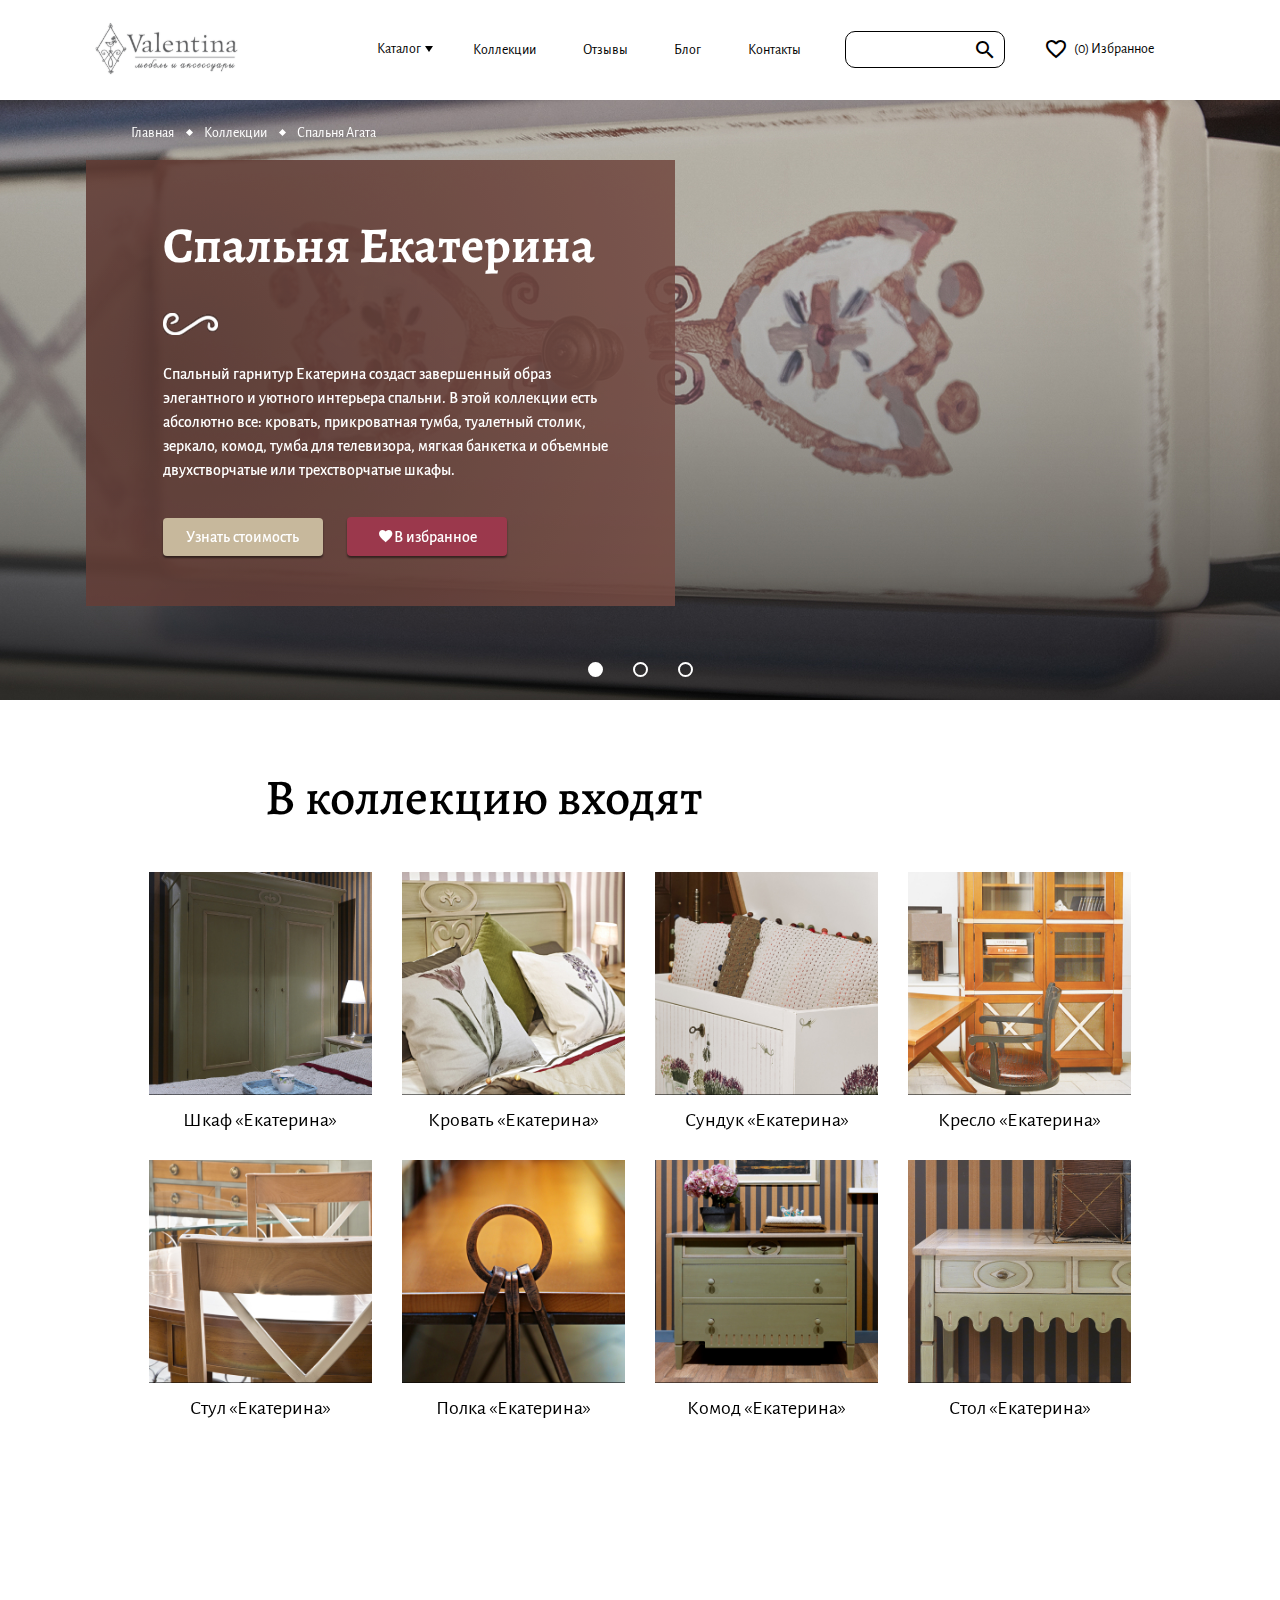
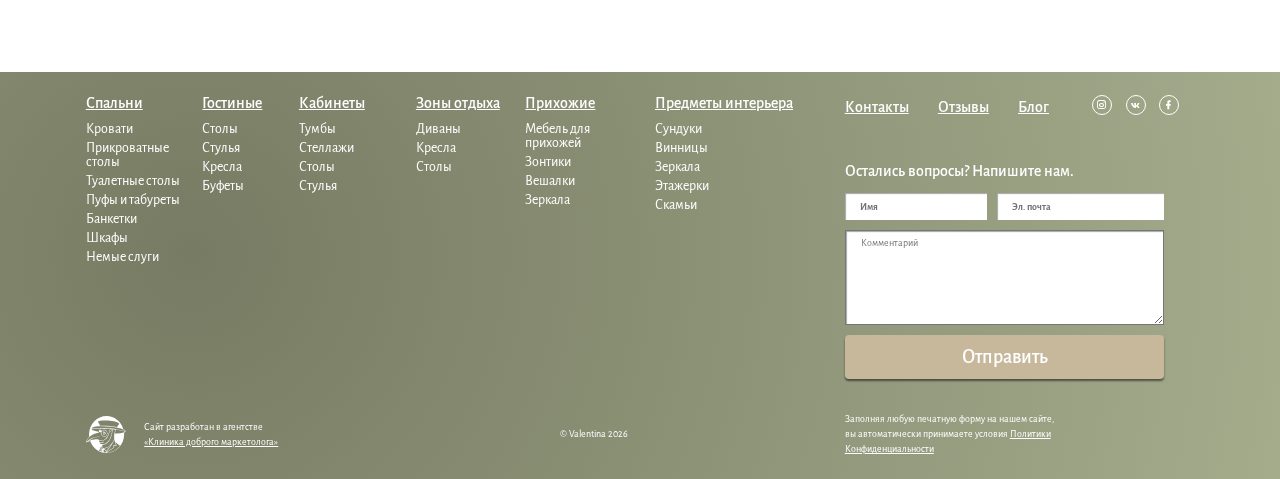
<file: app/item-collection.html>
<!DOCTYPE html>
<html>
<head lang="ru">
    <meta charset="utf-8">
    <meta http-equiv="X-UA-Compatible" content="IE=edge">
    <meta name="viewport" content="width=device-width, initial-scale=1">
    <title>Valentina</title>
    <link href="css/normalize.min.css" rel="stylesheet">
    <link href="css/bootstrap.min.css" rel="stylesheet">
    <link href="css/slick.min.css" rel="stylesheet">
    <link href="css/materialdesignicons.min.css" rel="stylesheet">
    <link href="css/style.css" rel="stylesheet">
    <link href="css/jquery-ui.min.css" rel="stylesheet">
    <link href="css/jquery-ui.theme.min.css" rel="stylesheet">
    <script src="js/jquery-3.3.1.js"></script>
    <script src="js/bootstrap.min.js"></script>
    <script src="js/slick.js"></script>
    <script src="js/jquery-ui.min.js"></script>
    <script src="js/jquery.ui.touch-punch.min.js"></script>
</head>
<body>
<div class="mobile-menu desctop-hidden container-fluid">
    <div class="row">
        <div class="col-4">
            <a href="/">
                <img src="img/logo/head-black.svg" alt="" class="mob-log-menu">
            </a>
        </div>
        <div class="offset-6 col-2 flex-custom">
            <button type="button" class="close-menu"></button>
        </div>
        <ul class="col-4 mobile-nav">
            <li class="mobile-nav_item">
                <a class="catalog-open">Каталог</a>
            </li>
            <li class="mobile-nav_item">
                <a href="collection.html">Коллекции</a>
            </li>
            <li class="mobile-nav_item">
                <a href="reviews.html">Отзывы</a>
            </li>
            <li class="mobile-nav_item">
                <a href="blog-page.html">Блог</a>
            </li>
            <li class="mobile-nav_item">
                <a href="contacts.html">Контакты</a>
            </li>
        </ul>
        <div class="col-6 offset-2 mobile-menu-favorites flex-custom">
            <a href="favorites.html">
                <p class="mdi mdi-cards-heart favoritе">(<span>0</span>) Избранное</p>
            </a>
        </div>
        <form class="col-12 mobile-menu_form">
            <input name="mobile-search" type="text" placeholder="Поиск">
            <button type="submit" class="mdi  mdi-magnify"></button>
        </form>
    </div>
    <div class="mobile-menu_bottom">
        <p class="mobile-promo ">
            Спальный гарнитур Екатерина создаст завершенный образ элегантного и уютного интерьера спальни. В этой коллекции есть абсолютно все: кровать, прикроватная тумба, туалетный столик, зеркало, комод, тумба для телевизора, мягкая банкетка и объемные двухстворчатые или трехстворчатые шкафы.
        </p>
    </div>
</div>
<div class="mobile-catalog desctop-hidden container-fluid">
    <div class="row mobile-catalog_top">
        <div class="col-2">
            <button type="button" class="mdi mdi-arrow-left"></button>
        </div>
        <div class="col-8">
            <a href="/">
                <img src="img/logo/head-black.svg" alt="">
            </a>
        </div>
        <div class="col-2 flex-custom">
            <button class="close-catalog"></button>
        </div>
        <div class="col-5">
            <p class="catalog-mobile-head">Каталог</p>
        </div>
        <div class="offset-4 col-3  mobile-menu-favorites flex-custom">
            <a href="favorites.html">
                <p class="mdi mdi-cards-heart favoritе">(<span>0</span>)</p>
            </a>
        </div>
    </div>
    <div class="row mobile-catalog_bottom">
        <div class="col-6">
            <ul class="catalog-list">
                <li class="catalog-item first">
                    <a href="bedrooms.html">Спальни</a>
                </li>
                <li class="catalog-item">
                    <a href="beds.html">Тумбы</a>
                </li>
                <li class="catalog-item">
                    <a href="beds.html">Кровати</a>
                </li>
                <li class="catalog-item">
                    <a href="beds.html">Прикроватные столы</a>
                </li>
                <li class="catalog-item">
                    <a href="beds.html">Туалетные столы</a>
                </li>
                <li class="catalog-item">
                    <a href="beds.html">Пуфы и табуреты</a>
                </li>
                <li class="catalog-item">
                    <a href="beds.html">Банкетки</a>
                </li>
                <li class="catalog-item">
                    <a href="beds.html">Шкафы</a>
                </li>
                <li class="catalog-item">
                    <a href="beds.html">Зеркала</a>
                </li>
                <li class="catalog-item">
                    <a href="beds.html">Немые слуги</a>
                </li>
            </ul>
        </div>
        <div class="col-6">
            <ul class="catalog-list">
                <li class="catalog-item first">
                    <a href="bedrooms.html">Гостиные</a>
                </li>
                <li class="catalog-item">
                    <a href="beds.html">Столы</a>
                </li>
                <li class="catalog-item">
                    <a href="beds.html">Стулья</a>
                </li>
                <li class="catalog-item">
                    <a href="beds.html">Кресла</a>
                </li>
                <li class="catalog-item">
                    <a href="beds.html">Буфеты</a>
                </li>
            </ul>
        </div>
        <div class="col-6">
            <ul class="catalog-list">
                <li class="catalog-item first">
                    <a href="bedrooms.html">Кабинеты</a>
                </li>
                <li class="catalog-item">
                    <a href="beds.html">Тумбы</a>
                </li>
                <li class="catalog-item">
                    <a href="beds.html">Стеллажи</a>
                </li>
                <li class="catalog-item">
                    <a href="beds.html">Столы</a>
                </li>
                <li class="catalog-item">
                    <a href="beds.html">Стулья</a>
                </li>
            </ul>
        </div>
        <div class="col-6">
            <ul class="catalog-list">
                <li class="catalog-item first">
                    <a href="bedrooms.html">Прихожие</a>
                </li>
                <li class="catalog-item">
                    <a href="beds.html">Мебель для прихожей</a>
                </li>
                <li class="catalog-item">
                    <a href="beds.html">Зонтницы</a>
                </li>
                <li class="catalog-item">
                    <a href="beds.html">Вешалки</a>
                </li>
                <li class="catalog-item">
                    <a href="beds.html">Зеркала</a>
                </li>
            </ul>
        </div>
        <div class="col-6">
            <ul class="catalog-list">
                <li class="catalog-item first">
                    <a href="bedrooms.html">Предметы интерьера</a>
                </li>
                <li class="catalog-item">
                    <a href="beds.html">Сундуки</a>
                </li>
                <li class="catalog-item">
                    <a href="beds.html">Винницы</a>
                </li>
                <li class="catalog-item">
                    <a href="beds.html">Зеркала</a>
                </li>
                <li class="catalog-item">
                    <a href="beds.html">Этажерки</a>
                </li>
                <li class="catalog-item">
                    <a href="beds.html">Зонтницы</a>
                </li>
                <li class="catalog-item">
                    <a href="beds.html">Скамьи</a>
                </li>
            </ul>
        </div>
        <div class="col-12">
            <form class="mobile-catalog-form">
                <input type="text" name="catalog-mobile" placeholder="Поиск">
                <button type="submit" class="mdi mdi-magnify"></button>
            </form>
        </div>
    </div>
</div>
<header class="header other-header container-fluid ">
    <div class="row">
        <div class="col-lg-2 logo-cont">
            <a href="/">
                <img class="head-logo white-logo" src="img/logo/head.svg" alt="">
                <img class="head-logo black-logo" src="img/logo/head-black.svg" alt="">
            </a>
            <button type="button" class="burger-menu desctop-hidden">
                <span class="line1"></span>
                <span class="line2"></span>
                <span class="line3"></span>
            </button>
        </div>
        <nav class="col-lg-6 mobile-hidden nav-cont">
            <ul class="header-nav">
                <li class="header-nav_item relative">
                    <a  class="catalog-menu">
                        Каталог
                    </a>
                </li>
                <li class="header-nav_item">
                    <a href="collection.html">Коллекции</a>
                </li>
                <li class="header-nav_item">
                    <a href="reviews.html">Отзывы</a>
                </li>
                <li class="header-nav_item">
                    <a href="blog-page.html">Блог</a>
                </li>
                <li class="header-nav_item">
                    <a href="contacts.html">Контакты</a>
                </li>
            </ul>
        </nav>
        <div class="col-lg-2 form-cont mobile-hidden">
            <form class="header-search" method="post">
                <input class="header-search_text" type="text">
                <button type="submit" class="mdi mdi-magnify"></button>
            </form>
        </div>
        <div class="col-lg-2 favorites-cont mobile-hidden">
            <a href="favorites.html" class="mdi mdi-cards-heart favoritе">(<span>0</span>) Избранное</a>
        </div>
        <div class="catalog-inner-list inner-close container-fluid">
            <div class="inner-wrap">
                <div class="catalog-inner">
                    <ul class="inner-list1">
                        <li class="inner-item first">
                            <a href="bedrooms.html">Спальни</a>
                        </li>
                        <li class="inner-item">
                            <a href="beds.html">Тумбы</a>
                        </li>
                        <li class="inner-item">
                            <a href="beds.html">Кровати</a>
                        </li>
                        <li class="inner-item">
                            <a href="beds.html">Прикроватные столы</a>
                        </li>
                        <li class="inner-item">
                            <a href="beds.html">Туалетные столы</a>
                        </li>
                        <li class="inner-item">
                            <a href="beds.html">Пуфы и табуреты</a>
                        </li>
                        <li class="inner-item">
                            <a href="beds.html">Банкетки</a>
                        </li>
                        <li class="inner-item">
                            <a href="beds.html">Шкафы</a>
                        </li>
                        <li class="inner-item">
                            <a href="beds.html">Зеркала</a>
                        </li>
                        <li class="inner-item">
                            <a href="beds.html">Немые слуги</a>
                        </li>
                    </ul>
                </div>
                <div class="catalog-inner">
                    <ul class="inner-list2">
                        <li class="inner-item first">
                            <a href="bedrooms.html">Гостиные</a>
                        </li>
                        <li class="inner-item">
                            <a href="beds.html">Столы</a>
                        </li>
                        <li class="inner-item">
                            <a href="beds.html">Стулья</a>
                        </li>
                        <li class="inner-item">
                            <a href="beds.html">Кресла</a>
                        </li>
                        <li class="inner-item">
                            <a href="beds.html">Буфеты</a>
                        </li>
                    </ul>
                </div>
                <div class="catalog-inner">
                    <ul class="inner-list3">
                        <li class="inner-item first">
                            <a href="bedrooms.html">Кабинеты</a>
                        </li>
                        <li class="inner-item">
                            <a href="beds.html">Тумбы</a>
                        </li>
                        <li class="inner-item">
                            <a href="beds.html">Стеллажи</a>
                        </li>
                        <li class="inner-item">
                            <a href="beds.html">Столы</a>
                        </li>
                        <li class="inner-item">
                            <a href="beds.html">Стулья</a>
                        </li>
                    </ul>
                </div>
                <div class="catalog-inner">
                    <ul class="inner-list4">
                        <li class="inner-item first">
                            <a href="bedrooms.html">Зоны отдыха</a>
                        </li>
                        <li class="inner-item">
                            <a href="beds.html">Диваны</a>
                        </li>
                        <li class="inner-item">
                            <a href="beds.html">Кресла</a>
                        </li>
                        <li class="inner-item">
                            <a href="beds.html">Столы</a>
                        </li>
                    </ul>
                </div>
                <div class="catalog-inner">
                    <ul class="inner-list5">
                        <li class="inner-item first">
                            <a href="bedrooms.html">Прихожие</a>
                        </li>
                        <li class="inner-item">
                            <a href="beds.html">Мебель для прихожей</a>
                        </li>
                        <li class="inner-item">
                            <a href="beds.html">Зонтницы</a>
                        </li>
                        <li class="inner-item">
                            <a href="beds.html">Вешалки</a>
                        </li>
                        <li class="inner-item">
                            <a href="beds.html">Зеркала</a>
                        </li>
                    </ul>
                </div>
                <div class="catalog-inner">
                    <ul class="inner-list6">
                        <li class="inner-item first">
                            <a href="bedrooms.html">Предметы интерьера</a>
                        </li>
                        <li class="inner-item">
                            <a href="beds.html">Сундуки</a>
                        </li>
                        <li class="inner-item">
                            <a href="beds.html">Винницы</a>
                        </li>
                        <li class="inner-item">
                            <a href="beds.html">Зеркала</a>
                        </li>
                        <li class="inner-item">
                            <a href="beds.html">Этажерки</a>
                        </li>
                        <li class="inner-item">
                            <a href="beds.html">Зонтницы</a>
                        </li>
                        <li class="inner-item">
                            <a href="beds.html">Скамьи</a>
                        </li>
                    </ul>
                </div>
            </div>
        </div>
    </div>
</header>
<section class="collection-item-page">
    <div class="collection-block1">
        <div class="collection-item_slider">
            <div class="collection-item-slide" style="background-image: url('img/head-slider/1.jpg')"></div>
            <div class="collection-item-slide mobile-hidden" style="background-image: url('img/head-slider/2.jpg')"></div>
            <div class="collection-item-slide mobile-hidden" style="background-image: url('img/head-slider/3.jpg')"></div>
        </div>
        <div class=" container-fluid">
            <div class=" bread-cont">
                <ul class="breadcrumbs">
                    <li class="bread-item">
                        <a href="/">Главная</a>
                    </li>
                    <li class="bread-item">
                        <a href="collection.html">Коллекции</a>
                    </li>
                    <li class="bread-item">
                        <a href="item-page.html">Спальня Агата</a>
                    </li>
                </ul>
            </div>
            <div class="collection-promo">
                <div class="col-lg-7">
                    <h2 class="catalog-item-title">Спальня Екатерина</h2>
                    <img src="img/icons/Vitushka.svg" alt="">
                    <p class="catalog-item-desc">Спальный гарнитур Екатерина создаст завершенный образ элегантного
                        и уютного интерьера спальни. В этой коллекции есть абсолютно все: кровать, прикроватная тумба, туалетный столик, зеркало, комод, тумба для телевизора, мягкая банкетка и объемные двухстворчатые или трехстворчатые шкафы.</p>
                    <div class="btn-cont">
                        <button type="button" class="btn mobile-hidden cost-btn">Узнать стоимость</button>
                        <button type="button" class="btn mobile-hidden heart-btn mdi mdi-cards-heart">В избранное</button>
                    </div>
                </div>
            </div>
        </div>
    </div>
    <div class="collection-block2 container-fluid">
        <div class="row row-custom">
            <div class="col-lg-12">
            <h3 class="block-title">В коллекцию входят</h3>
            </div>
            <div class="col-lg-3 col-6 bed-right-item">
                <a href="item-page.html">
                    <div class="img-cont">
                        <img src="img/collection-item/1.jpg" alt="">
                        <div class="item-desc-wrap">
                            <p class="availability mdi mdi-information">В наличии</p>
                            <p class="infavorite mdi mdi-cards-heart">В избранное</p>
                        </div>
                    </div>
                </a>
                <a href="item-page.html" class="catalog-item-name">Шкаф «Екатерина»</a>
            </div>
            <div class="col-lg-3 col-6 bed-right-item">
                <a href="item-page.html">
                    <div class="img-cont">
                        <img src="img/collection-item/2.jpg" alt="">
                        <div class="item-desc-wrap">
                            <p class="availability mdi mdi-information">В наличии</p>
                            <p class="infavorite mdi mdi-cards-heart">В избранное</p>
                        </div>
                    </div>
                </a>
                <a href="item-page.html" class="catalog-item-name">Кровать «Екатерина»</a>
            </div>
            <div class="col-lg-3 col-6 bed-right-item">
                <a href="item-page.html">
                    <div class="img-cont">
                        <img src="img/collection-item/3.jpg" alt="">
                        <div class="item-desc-wrap">
                            <p class="availability mdi mdi-information">В наличии</p>
                            <p class="infavorite mdi mdi-cards-heart">В избранное</p>
                        </div>
                    </div>
                </a>
                <a href="item-page.html" class="catalog-item-name">Сундук «Екатерина»</a>
            </div>
            <div class="col-lg-3 col-6 bed-right-item">
                <a href="item-page.html">
                    <div class="img-cont">
                        <img src="img/collection-item/4.jpg" alt="">
                        <div class="item-desc-wrap">
                            <p class="availability mdi mdi-information">В наличии</p>
                            <p class="infavorite mdi mdi-cards-heart">В избранное</p>
                        </div>
                    </div>
                </a>
                <a href="item-page.html" class="catalog-item-name">Кресло «Екатерина»</a>
            </div>
            <div class="col-lg-3 col-6 bed-right-item">
                <a href="item-page.html">
                    <div class="img-cont">
                        <img src="img/collection-item/5.jpg" alt="">
                        <div class="item-desc-wrap">
                            <p class="availability mdi mdi-information">В наличии</p>
                            <p class="infavorite mdi mdi-cards-heart">В избранное</p>
                        </div>
                    </div>
                </a>
                <a href="item-page.html" class="catalog-item-name">Стул «Екатерина»</a>
            </div>
            <div class="col-lg-3 col-6 bed-right-item">
                <a href="item-page.html">
                    <div class="img-cont">
                        <img src="img/collection-item/6.jpg" alt="">
                        <div class="item-desc-wrap">
                            <p class="availability mdi mdi-information">В наличии</p>
                            <p class="infavorite mdi mdi-cards-heart">В избранное</p>
                        </div>
                    </div>
                </a>
                <a href="item-page.html" class="catalog-item-name">Полка «Екатерина»</a>
            </div>
            <div class="col-lg-3 col-6 bed-right-item">
                <a href="item-page.html">
                    <div class="img-cont">
                        <img src="img/collection-item/7.jpg" alt="">
                        <div class="item-desc-wrap">
                            <p class="availability mdi mdi-information">В наличии</p>
                            <p class="infavorite mdi mdi-cards-heart">В избранное</p>
                        </div>
                    </div>
                </a>
                <a href="item-page.html" class="catalog-item-name">Комод «Екатерина»</a>
            </div>
            <div class="col-lg-3 col-6 bed-right-item">
                <a href="item-page.html">
                    <div class="img-cont">
                        <img src="img/collection-item/8.jpg" alt="">
                        <div class="item-desc-wrap">
                            <p class="availability mdi mdi-information">В наличии</p>
                            <p class="infavorite mdi mdi-cards-heart">В избранное</p>
                        </div>
                    </div>
                </a>
                <a href="item-page.html" class="catalog-item-name">Стол «Екатерина»</a>
            </div>
            <div class="col-12 desctop-hidden buttons-mob">
                <button type="button" class="btn  cost-btn">Узнать стоимость</button>
                <button type="button" class="btn heart-btn mdi mdi-cards-heart">В избранное</button>
            </div>
        </div>
    </div>
</section>
<footer class="footer container-fluid">
    <div class="row">
        <div class="col-lg-8 footer-nav_cont">
            <ul class="footer-list1">
                <li class=" footer-item first">
                    <a href="bedrooms.html">Спальни</a>
                </li>
                <li class=" footer-item">
                    <a href="beds.html">Кровати</a>
                </li>
                <li class="footer-item">
                    <a href="beds.html">Прикроватные столы</a>
                </li>
                <li class=" footer-item">
                    <a href="beds.html">Туалетные столы</a>
                </li>
                <li class=" footer-item">
                    <a href="beds.html">Пуфы и табуреты</a>
                </li>
                <li class=" footer-item">
                    <a href="beds.html">Банкетки</a>
                </li>
                <li class=" footer-item">
                    <a href="beds.html">Шкафы</a>
                </li>
                <li class=" footer-item">
                    <a href="beds.html">Немые слуги</a>
                </li>
            </ul>
            <ul class="footer-list2">
                <li class="footer-item first">
                    <a href="bedrooms.html">Гостиные</a>
                </li>
                <li class="footer-item">
                    <a href="beds.html">Столы</a>
                </li>
                <li class="footer-item">
                    <a href="beds.html">Стулья</a>
                </li>
                <li class="footer-item">
                    <a href="beds.html">Кресла</a>
                </li>
                <li class="footer-item">
                    <a href="beds.html">Буфеты</a>
                </li>
            </ul>
            <ul class="footer-list3">
                <li class="footer-item first">
                    <a href="bedrooms.html">Кабинеты</a>
                </li>
                <li class="footer-item">
                    <a href="beds.html">Тумбы</a>
                </li>
                <li class="footer-item">
                    <a href="beds.html">Стеллажи</a>
                </li>
                <li class="footer-item">
                    <a href="beds.html">Столы</a>
                </li>
                <li class="footer-item">
                    <a href="beds.html">Стулья</a>
                </li>
            </ul>
            <ul class="footer-list4">
                <li class="footer-item first">
                    <a href="bedrooms.html">Зоны отдыха</a>
                </li>
                <li class="footer-item">
                    <a href="beds.html">Диваны</a>
                </li>
                <li class="footer-item">
                    <a href="beds.html">Кресла</a>
                </li>
                <li class="footer-item">
                    <a href="beds.html">Столы</a>
                </li>
            </ul>
            <ul class="footer-list5">
                <li class="footer-item first">
                    <a href="bedrooms.html">Прихожие</a>
                </li>
                <li class="footer-item">
                    <a href="beds.html">Мебель для прихожей</a>
                </li>
                <li class="footer-item">
                    <a href="beds.html">Зонтики</a>
                </li>
                <li class="footer-item">
                    <a href="beds.html">Вешалки</a>
                </li>
                <li class="footer-item">
                    <a href="beds.html">Зеркала</a>
                </li>
            </ul>
            <ul class="footer-list6">
                <li class="footer-item first">
                    <a href="bedrooms.html">
                        Предметы интерьера
                    </a>
                </li>
                <li class="footer-item">
                    <a href="beds.html">Сундуки</a>
                </li>
                <li class="footer-item">
                    <a href="beds.html">Винницы</a>
                </li>
                <li class="footer-item">
                    <a href="beds.html">Зеркала</a>
                </li>
                <li class="footer-item">
                    <a href="beds.html">Этажерки</a>
                </li>
                <li class="footer-item">
                    <a href="beds.html">Скамьи</a>
                </li>
            </ul>
        </div>
        <div class="col-lg-4 row">
            <div class="col-lg-9 col-12 order-c-0 mob-custom">
                <ul class="footer-nav">
                    <li class="footer-nav_item desctop-hidden">
                        <a href="catalog.html">Каталог</a>
                    </li>
                    <li class="footer-nav_item">
                        <a href="contacts.html">Контакты</a>
                    </li>
                    <li class="footer-nav_item">
                        <a href="reviews.html">Отзывы</a>
                    </li>
                    <li class="footer-nav_item">
                        <a href="blog-page.html">Блог</a>
                    </li>
                </ul>
            </div>
            <div class="col-lg-3 col-12 order-c-4 social-cont mob-custom">
                <ul class="footer-social mobile-hidden">
                    <li class="social-item">
                        <a href="" target="_blank" class="mdi mdi-instagram"></a>
                    </li>
                    <li class="social-item">
                        <a href="" target="_blank" class="mdi mdi-vk"></a>
                    </li>
                    <li class="social-item">
                        <a href="" target="_blank" class="mdi mdi-facebook"></a>
                    </li>
                </ul>
            </div>
            <div class="col-lg-12 form-cont_footer order-c-1">
                <p class="form-title">Остались вопросы? Напишите нам.</p>
                <form class="footer-form" method="get">
                    <div class="form-top">
                        <input type="text" name="Имя" class="name-input" placeholder="Имя" required>
                        <input type="email" name="Эл.почта" placeholder="Эл. почта" required>
                    </div>
                    <textarea placeholder="Комментарий" name="Сообщение"></textarea>
                    <button type="submit" class="btn">
                        Отправить
                    </button>
                </form>
            </div>
        </div>
    </div>
    <div class="row footer-bottom">
        <div class="col-lg-3 order-c-5 order-mob-2">
            <a href="http://kdm1.ru" target="_blank" class="kdm">
                <img src="img/kdm.svg" alt="">
                <p>Сайт разработан в&nbsp;агентстве<br>
                    <span>&laquo;Клиника доброго маркетолога&raquo;</span></p>
            </a>
        </div>
        <div class="col-lg-2 offset-lg-2 order-c-3 order-mob-1">
            <p class="copyright">&copy;&nbsp;Valentina <script>
                document.write(new Date().getFullYear());
            </script></p>
        </div>
        <div class="offset-lg-1 col-lg-4 order-mob-0 order-c-2 politic">Заполняя любую печатную форму на&nbsp;нашем сайте, вы&nbsp;автоматически принимаете условия <a href="">Политики Конфиденциальности</a></div>
        <div class="col-lg-3 col-12 order-c-4 social-cont mob-custom">
            <ul class="footer-social desctop-hidden">
                <li class="social-item">
                    <a href="" target="_blank" class="mdi mdi-instagram"></a>
                </li>
                <li class="social-item">
                    <a href="" target="_blank" class="mdi mdi-vk"></a>
                </li>
                <li class="social-item">
                    <a href="" target="_blank" class="mdi mdi-facebook"></a>
                </li>
            </ul>
        </div>
    </div>
</footer>
<div class="favorites-mob desctop-hidden">
    <a href="favorites.html" class="mdi mdi-cards-heart favoritе">(<span>0</span>)</a>
</div>
<div class="modal-overlay"></div>
<div class="modal-call center-modal">
    <h2 class="modal-title">Запрос стоимости</h2>
    <p class="modal-subtitle">на Кровать «Агата»</p>
    <form method="get" class="modal-form">
        <div class="form-cont">
            <input type="text" name="Имя" placeholder="Имя">
            <input type="mail" name="Эл.почта" placeholder="Эл.почта">
        </div>
        <textarea name="Сообщение" placeholder="Комментарий"></textarea>
        <button type="submit" class="btn modal-btn">Отправить</button>
    </form>
    <button type="button" class="close-btn_modal"></button>
</div>
<script src="js/script.js"></script>
</body>
</html>
</file>
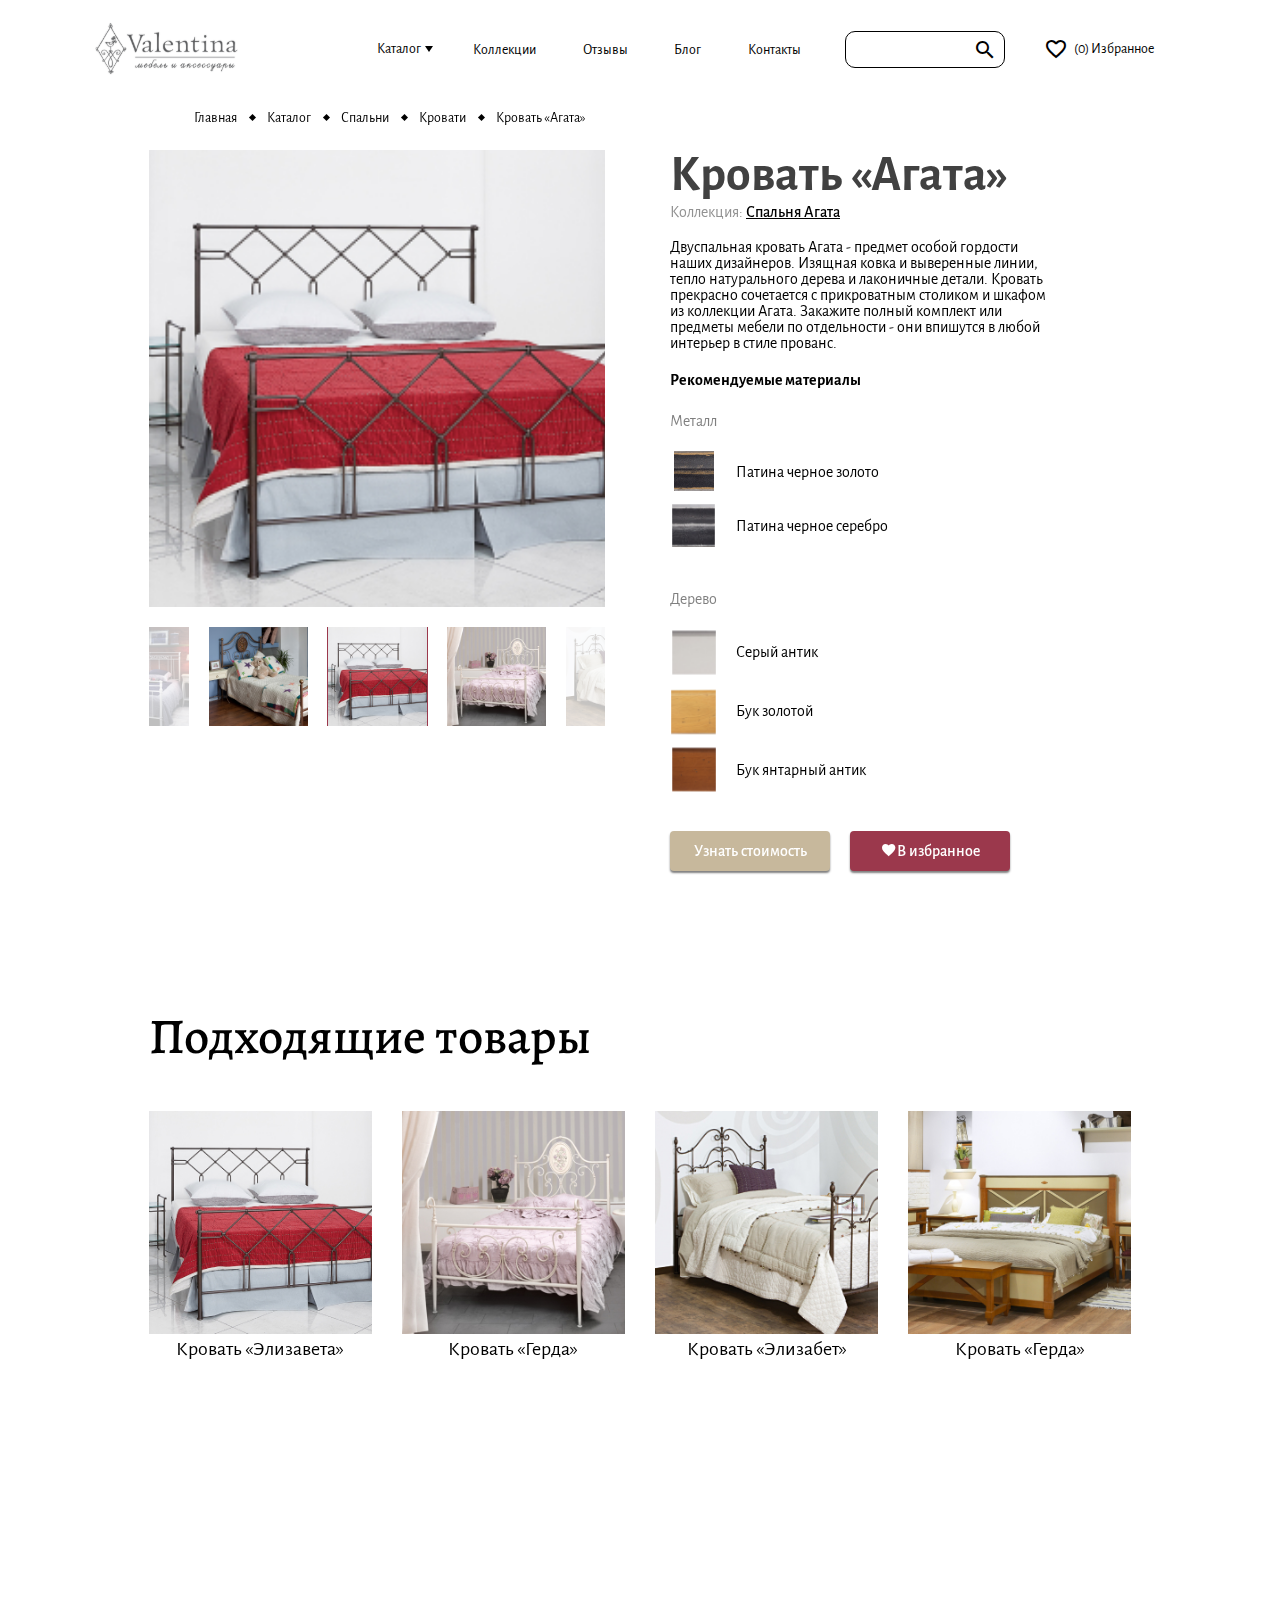
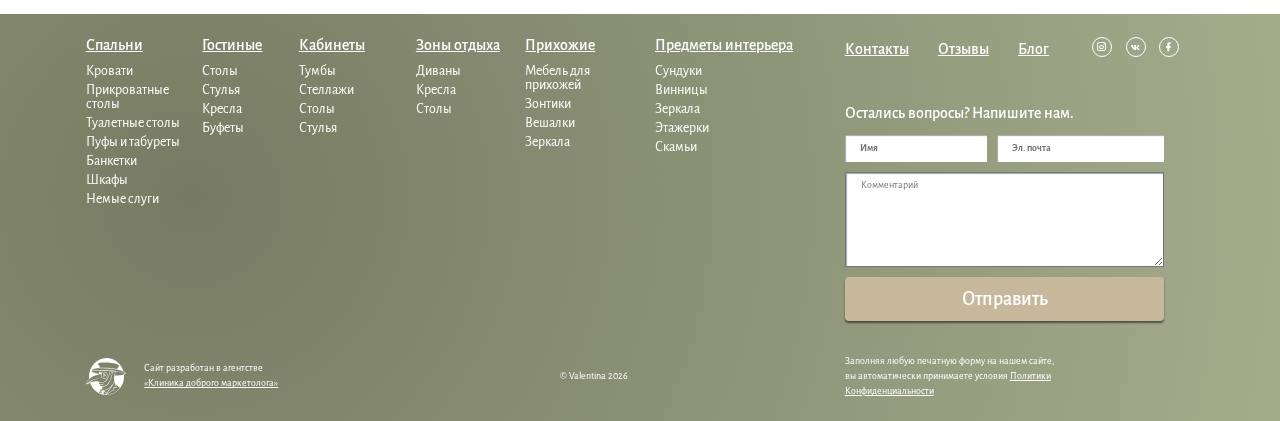
<file: app/item-page.html>
<!DOCTYPE html>
<html>
<head lang="ru">
    <meta charset="utf-8">
    <meta http-equiv="X-UA-Compatible" content="IE=edge">
    <meta name="viewport" content="width=device-width, initial-scale=1">
    <title>Valentina</title>
    <link href="css/normalize.min.css" rel="stylesheet">
    <link href="css/bootstrap.min.css" rel="stylesheet">
    <link href="css/slick.min.css" rel="stylesheet">
    <link href="css/materialdesignicons.min.css" rel="stylesheet">
    <link href="css/style.css" rel="stylesheet">
    <link href="css/jquery-ui.min.css" rel="stylesheet">
    <link href="css/jquery-ui.theme.min.css" rel="stylesheet">
    <script src="js/jquery-3.3.1.js"></script>
    <script src="js/bootstrap.min.js"></script>
    <script src="js/slick.js"></script>
    <script src="js/jquery-ui.min.js"></script>
    <script src="js/jquery.ui.touch-punch.min.js"></script>
</head>
<body>
<div class="mobile-menu desctop-hidden container-fluid">
    <div class="row">
        <div class="col-4">
            <a href="/">
                <img src="img/logo/head-black.svg" alt="" class="mob-log-menu">
            </a>
        </div>
        <div class="offset-6 col-2 flex-custom">
            <button type="button" class="close-menu"></button>
        </div>
        <ul class="col-4 mobile-nav">
            <li class="mobile-nav_item">
                <a class="catalog-open">Каталог</a>
            </li>
            <li class="mobile-nav_item">
                <a href="collection.html">Коллекции</a>
            </li>
            <li class="mobile-nav_item">
                <a href="reviews.html">Отзывы</a>
            </li>
            <li class="mobile-nav_item">
                <a href="blog-page.html">Блог</a>
            </li>
            <li class="mobile-nav_item">
                <a href="contacts.html">Контакты</a>
            </li>
        </ul>
        <div class="col-6 offset-2 mobile-menu-favorites flex-custom">
            <a href="favorites.html">
                <p class="mdi mdi-cards-heart favoritе">(<span>0</span>) Избранное</p>
            </a>
        </div>
        <form class="col-12 mobile-menu_form">
            <input name="mobile-search" type="text" placeholder="Поиск">
            <button type="submit" class="mdi  mdi-magnify"></button>
        </form>
    </div>
    <div class="mobile-menu_bottom">
        <p class="mobile-promo ">
            Спальный гарнитур Екатерина создаст завершенный образ элегантного и уютного интерьера спальни. В этой коллекции есть абсолютно все: кровать, прикроватная тумба, туалетный столик, зеркало, комод, тумба для телевизора, мягкая банкетка и объемные двухстворчатые или трехстворчатые шкафы.
        </p>
    </div>
</div>
<div class="mobile-catalog desctop-hidden container-fluid">
    <div class="row mobile-catalog_top">
        <div class="col-2">
            <button type="button" class="mdi mdi-arrow-left"></button>
        </div>
        <div class="col-8">
            <a href="/">
                <img src="img/logo/head-black.svg" alt="">
            </a>
        </div>
        <div class="col-2 flex-custom">
            <button class="close-catalog"></button>
        </div>
        <div class="col-5">
            <p class="catalog-mobile-head">Каталог</p>
        </div>
        <div class="offset-4 col-3  mobile-menu-favorites flex-custom">
            <a href="favorites.html">
                <p class="mdi mdi-cards-heart favoritе">(<span>0</span>)</p>
            </a>
        </div>
    </div>
    <div class="row mobile-catalog_bottom">
        <div class="col-6">
            <ul class="catalog-list">
                <li class="catalog-item first">
                    <a href="bedrooms.html">Спальни</a>
                </li>
                <li class="catalog-item">
                    <a href="beds.html">Тумбы</a>
                </li>
                <li class="catalog-item">
                    <a href="beds.html">Кровати</a>
                </li>
                <li class="catalog-item">
                    <a href="beds.html">Прикроватные столы</a>
                </li>
                <li class="catalog-item">
                    <a href="beds.html">Туалетные столы</a>
                </li>
                <li class="catalog-item">
                    <a href="beds.html">Пуфы и табуреты</a>
                </li>
                <li class="catalog-item">
                    <a href="beds.html">Банкетки</a>
                </li>
                <li class="catalog-item">
                    <a href="beds.html">Шкафы</a>
                </li>
                <li class="catalog-item">
                    <a href="beds.html">Зеркала</a>
                </li>
                <li class="catalog-item">
                    <a href="beds.html">Немые слуги</a>
                </li>
            </ul>
        </div>
        <div class="col-6">
            <ul class="catalog-list">
                <li class="catalog-item first">
                    <a href="bedrooms.html">Гостиные</a>
                </li>
                <li class="catalog-item">
                    <a href="beds.html">Столы</a>
                </li>
                <li class="catalog-item">
                    <a href="beds.html">Стулья</a>
                </li>
                <li class="catalog-item">
                    <a href="beds.html">Кресла</a>
                </li>
                <li class="catalog-item">
                    <a href="beds.html">Буфеты</a>
                </li>
            </ul>
        </div>
        <div class="col-6">
            <ul class="catalog-list">
                <li class="catalog-item first">
                    <a href="bedrooms.html">Кабинеты</a>
                </li>
                <li class="catalog-item">
                    <a href="beds.html">Тумбы</a>
                </li>
                <li class="catalog-item">
                    <a href="beds.html">Стеллажи</a>
                </li>
                <li class="catalog-item">
                    <a href="beds.html">Столы</a>
                </li>
                <li class="catalog-item">
                    <a href="beds.html">Стулья</a>
                </li>
            </ul>
        </div>
        <div class="col-6">
            <ul class="catalog-list">
                <li class="catalog-item first">
                    <a href="bedrooms.html">Прихожие</a>
                </li>
                <li class="catalog-item">
                    <a href="beds.html">Мебель для прихожей</a>
                </li>
                <li class="catalog-item">
                    <a href="beds.html">Зонтницы</a>
                </li>
                <li class="catalog-item">
                    <a href="beds.html">Вешалки</a>
                </li>
                <li class="catalog-item">
                    <a href="beds.html">Зеркала</a>
                </li>
            </ul>
        </div>
        <div class="col-6">
            <ul class="catalog-list">
                <li class="catalog-item first">
                    <a href="bedrooms.html">Предметы интерьера</a>
                </li>
                <li class="catalog-item">
                    <a href="beds.html">Сундуки</a>
                </li>
                <li class="catalog-item">
                    <a href="beds.html">Винницы</a>
                </li>
                <li class="catalog-item">
                    <a href="beds.html">Зеркала</a>
                </li>
                <li class="catalog-item">
                    <a href="beds.html">Этажерки</a>
                </li>
                <li class="catalog-item">
                    <a href="beds.html">Зонтницы</a>
                </li>
                <li class="catalog-item">
                    <a href="beds.html">Скамьи</a>
                </li>
            </ul>
        </div>
        <div class="col-12">
            <form class="mobile-catalog-form">
                <input type="text" name="catalog-mobile" placeholder="Поиск">
                <button type="submit" class="mdi mdi-magnify"></button>
            </form>
        </div>
    </div>
</div>
<header class="header other-header container-fluid ">
    <div class="row">
        <div class="col-lg-2 logo-cont">
            <a href="/">
                <img class="head-logo white-logo" src="img/logo/head.svg" alt="">
                <img class="head-logo black-logo" src="img/logo/head-black.svg" alt="">
            </a>
            <button type="button" class="burger-menu desctop-hidden">
                <span class="line1"></span>
                <span class="line2"></span>
                <span class="line3"></span>
            </button>
        </div>
        <nav class="col-lg-6 mobile-hidden nav-cont">
            <ul class="header-nav">
                <li class="header-nav_item relative">
                    <a  class="catalog-menu">
                        Каталог
                    </a>
                </li>
                <li class="header-nav_item">
                    <a href="collection.html">Коллекции</a>
                </li>
                <li class="header-nav_item">
                    <a href="reviews.html">Отзывы</a>
                </li>
                <li class="header-nav_item">
                    <a href="blog-page.html">Блог</a>
                </li>
                <li class="header-nav_item">
                    <a href="contacts.html">Контакты</a>
                </li>
            </ul>
        </nav>
        <div class="col-lg-2 form-cont mobile-hidden">
            <form class="header-search" method="post">
                <input class="header-search_text" type="text">
                <button type="submit" class="mdi mdi-magnify"></button>
            </form>
        </div>
        <div class="col-lg-2 favorites-cont mobile-hidden">
            <a href="favorites.html" class="mdi mdi-cards-heart favoritе">(<span>0</span>) Избранное</a>
        </div>
        <div class="catalog-inner-list inner-close container-fluid">
            <div class="inner-wrap">
                <div class="catalog-inner">
                    <ul class="inner-list1">
                        <li class="inner-item first">
                            <a href="bedrooms.html">Спальни</a>
                        </li>
                        <li class="inner-item">
                            <a href="beds.html">Тумбы</a>
                        </li>
                        <li class="inner-item">
                            <a href="beds.html">Кровати</a>
                        </li>
                        <li class="inner-item">
                            <a href="beds.html">Прикроватные столы</a>
                        </li>
                        <li class="inner-item">
                            <a href="beds.html">Туалетные столы</a>
                        </li>
                        <li class="inner-item">
                            <a href="beds.html">Пуфы и табуреты</a>
                        </li>
                        <li class="inner-item">
                            <a href="beds.html">Банкетки</a>
                        </li>
                        <li class="inner-item">
                            <a href="beds.html">Шкафы</a>
                        </li>
                        <li class="inner-item">
                            <a href="beds.html">Зеркала</a>
                        </li>
                        <li class="inner-item">
                            <a href="beds.html">Немые слуги</a>
                        </li>
                    </ul>
                </div>
                <div class="catalog-inner">
                    <ul class="inner-list2">
                        <li class="inner-item first">
                            <a href="bedrooms.html">Гостиные</a>
                        </li>
                        <li class="inner-item">
                            <a href="beds.html">Столы</a>
                        </li>
                        <li class="inner-item">
                            <a href="beds.html">Стулья</a>
                        </li>
                        <li class="inner-item">
                            <a href="beds.html">Кресла</a>
                        </li>
                        <li class="inner-item">
                            <a href="beds.html">Буфеты</a>
                        </li>
                    </ul>
                </div>
                <div class="catalog-inner">
                    <ul class="inner-list3">
                        <li class="inner-item first">
                            <a href="bedrooms.html">Кабинеты</a>
                        </li>
                        <li class="inner-item">
                            <a href="beds.html">Тумбы</a>
                        </li>
                        <li class="inner-item">
                            <a href="beds.html">Стеллажи</a>
                        </li>
                        <li class="inner-item">
                            <a href="beds.html">Столы</a>
                        </li>
                        <li class="inner-item">
                            <a href="beds.html">Стулья</a>
                        </li>
                    </ul>
                </div>
                <div class="catalog-inner">
                    <ul class="inner-list4">
                        <li class="inner-item first">
                            <a href="bedrooms.html">Зоны отдыха</a>
                        </li>
                        <li class="inner-item">
                            <a href="beds.html">Диваны</a>
                        </li>
                        <li class="inner-item">
                            <a href="beds.html">Кресла</a>
                        </li>
                        <li class="inner-item">
                            <a href="beds.html">Столы</a>
                        </li>
                    </ul>
                </div>
                <div class="catalog-inner">
                    <ul class="inner-list5">
                        <li class="inner-item first">
                            <a href="bedrooms.html">Прихожие</a>
                        </li>
                        <li class="inner-item">
                            <a href="beds.html">Мебель для прихожей</a>
                        </li>
                        <li class="inner-item">
                            <a href="beds.html">Зонтницы</a>
                        </li>
                        <li class="inner-item">
                            <a href="beds.html">Вешалки</a>
                        </li>
                        <li class="inner-item">
                            <a href="beds.html">Зеркала</a>
                        </li>
                    </ul>
                </div>
                <div class="catalog-inner">
                    <ul class="inner-list6">
                        <li class="inner-item first">
                            <a href="bedrooms.html">Предметы интерьера</a>
                        </li>
                        <li class="inner-item">
                            <a href="beds.html">Сундуки</a>
                        </li>
                        <li class="inner-item">
                            <a href="beds.html">Винницы</a>
                        </li>
                        <li class="inner-item">
                            <a href="beds.html">Зеркала</a>
                        </li>
                        <li class="inner-item">
                            <a href="beds.html">Этажерки</a>
                        </li>
                        <li class="inner-item">
                            <a href="beds.html">Зонтницы</a>
                        </li>
                        <li class="inner-item">
                            <a href="beds.html">Скамьи</a>
                        </li>
                    </ul>
                </div>
            </div>
        </div>
    </div>
</header>
<div class="mobile-promo_item desctop-hidden">
    <img src="img/beds/1.jpg" alt="" class="desctop-hidden">
    <div class="desctop-hidden">
        <ul class="breadcrumbs">
            <li class="bread-item">
                <a href="/">Главная</a>
            </li>
            <li class="bread-item">
                <a >Каталог</a>
            </li>
            <li class="bread-item">
                <a href="bedrooms.html">Спальни</a>
            </li>
            <li class="bread-item">
                <a href="beds.html">Кровати</a>
            </li>
            <li class="bread-item">
                <a>Кровать «Агата»</a>
            </li>
        </ul>
    </div>
    <div class="mobile-label">
        <p class="name">Кровать «Агата»</p>
    </div>
</div>
<section class="item-page container-fluid">
    <div class="row row-custom desc-row">
        <div class="col-12 mobile-hidden">
            <ul class="breadcrumbs">
                <li class="bread-item">
                    <a href="/">Главная</a>
                </li>
                <li class="bread-item">
                    <a >Каталог</a>
                </li>
                <li class="bread-item">
                    <a href="bedrooms.html">Спальни</a>
                </li>
                <li class="bread-item">
                    <a href="beds.html">Кровати</a>
                </li>
                <li class="bread-item">
                    <a>Кровать «Агата»</a>
                </li>
            </ul>
        </div>
        <div class="col-lg-6 sliders-cont  mobile-hidden">
            <div class="item-page-slider_top">
                <img src="img/beds/1.jpg" alt="">
                <img src="img/beds/2.jpg" alt="">
                <img src="img/beds/3.jpg" alt="">
                <img src="img/beds/4.jpg" alt="">
                <img src="img/beds/5.jpg" alt="">
                <img src="img/beds/6.jpg" alt="">
                <img src="img/beds/7.jpg" alt="">
                <img src="img/beds/8.jpg" alt="">
                <img src="img/beds/9.jpg" alt="">
                <img src="img/beds/10.jpg" alt="">
            </div>
            <div class="item-page-slider_bottom">
                <img src="img/beds/1.jpg" alt="">
                <img src="img/beds/2.jpg" alt="">
                <img src="img/beds/3.jpg" alt="">
                <img src="img/beds/4.jpg" alt="">
                <img src="img/beds/5.jpg" alt="">
                <img src="img/beds/6.jpg" alt="">
                <img src="img/beds/7.jpg" alt="">
                <img src="img/beds/8.jpg" alt="">
                <img src="img/beds/9.jpg" alt="">
                <img src="img/beds/10.jpg" alt="">
            </div>
        </div>
        <div class="col-lg-5 item-page_desc">
            <h2 class="item-title">Кровать «Агата»</h2>
            <p class="item-collection">Коллекция: <a href="">Спальня Агата</a></p>
            <p class="item-page-desc">
                Двуспальная кровать Агата - предмет особой гордости наших дизайнеров. Изящная ковка и выверенные линии, тепло натурального дерева и лаконичные детали. Кровать прекрасно сочетается с прикроватным столиком и шкафом из коллекции Агата. Закажите полный комплект или предметы мебели по отдельности - они впишутся
                в любой интерьер в стиле прованс.
            </p>
            <p class="item-materials-title">Рекомендуемые материалы</p>
            <form class="item-form" method="get">
                <fieldset>
                    <legend>Металл</legend>
                    <div>
                        <input type="radio" name="mat1" id="mat1_1">

                        <label for="mat1_1">
                            <img class="material-img" alt="" src="img/item-page/1.png">
                            <p>Патина черное золото</p>
                        </label>
                    </div>
                    <div>
                        <input type="radio" name="mat1" id="mat1_2">
                        <label for="mat1_2">
                            <img src="img/item-page/2.png" alt="" class="material-img">
                            <p>Патина черное серебро</p>
                        </label>
                    </div>
                </fieldset>
                <fieldset>
                    <legend>Дерево</legend>
                    <div>
                        <input type="radio" name="mat2" id="mat2_1">
                        <label for="mat2_1">
                            <img src="img/item-page/3.png" alt="" class="material-img">
                            <p>Серый антик</p>
                        </label>
                    </div>
                    <div>
                        <input type="radio" name="mat2" id="mat2_2">
                        <label for="mat2_2">
                            <img src="img/item-page/4.png" alt="" class="material-img">
                            <p>Бук золотой</p>
                        </label>
                    </div>
                    <div>
                        <input type="radio" name="mat2" id="mat2_3">
                        <label for="mat2_3">
                            <img src="img/item-page/5.png" alt="" class="material-img">
                            <p>Бук янтарный антик</p>
                        </label>
                    </div>
                </fieldset>
            </form>
            <div class="btn-cont">
                <button type="button" class="btn cost-btn">Узнать стоимость</button>
                <button type="button" class="btn heart-btn mdi mdi-cards-heart">В избранное</button>
            </div>
        </div>
    </div>
    <div class="row row-custom more-row">
        <div class="col-12">
            <h2 class="block-title">Подходящие товары</h2>
        </div>
        <div class="col-lg-3 col-6">
            <a href="item-page.html">
                <img src="img/beds/1.jpg" alt="">
                <p class="catalog-item-name">Кровать «Элизавета»</p>
            </a>
        </div>
        <div class="col-lg-3 col-6">
            <a href="item-page.html">
                <img src="img/beds/2.jpg" alt="">
                <p class="catalog-item-name">Кровать «Герда»</p>
            </a>
        </div>
        <div class="col-lg-3 col-6">
            <a href="item-page.html">
                <img src="img/beds/3.jpg" alt="">
                <p class="catalog-item-name">Кровать «Элизабет»</p>
            </a>
        </div>
        <div class="col-lg-3 col-6">
            <a href="item-page.html">
                <img src="img/beds/4.jpg" alt="">
                <p class="catalog-item-name">Кровать «Герда»</p>
            </a>
        </div>
    </div>
</section>
<footer class="footer container-fluid">
    <div class="row">
        <div class="col-lg-8 footer-nav_cont">
            <ul class="footer-list1">
                <li class=" footer-item first">
                    <a href="bedrooms.html">Спальни</a>
                </li>
                <li class=" footer-item">
                    <a href="beds.html">Кровати</a>
                </li>
                <li class="footer-item">
                    <a href="beds.html">Прикроватные столы</a>
                </li>
                <li class=" footer-item">
                    <a href="beds.html">Туалетные столы</a>
                </li>
                <li class=" footer-item">
                    <a href="beds.html">Пуфы и табуреты</a>
                </li>
                <li class=" footer-item">
                    <a href="beds.html">Банкетки</a>
                </li>
                <li class=" footer-item">
                    <a href="beds.html">Шкафы</a>
                </li>
                <li class=" footer-item">
                    <a href="beds.html">Немые слуги</a>
                </li>
            </ul>
            <ul class="footer-list2">
                <li class="footer-item first">
                    <a href="bedrooms.html">Гостиные</a>
                </li>
                <li class="footer-item">
                    <a href="beds.html">Столы</a>
                </li>
                <li class="footer-item">
                    <a href="beds.html">Стулья</a>
                </li>
                <li class="footer-item">
                    <a href="beds.html">Кресла</a>
                </li>
                <li class="footer-item">
                    <a href="beds.html">Буфеты</a>
                </li>
            </ul>
            <ul class="footer-list3">
                <li class="footer-item first">
                    <a href="bedrooms.html">Кабинеты</a>
                </li>
                <li class="footer-item">
                    <a href="beds.html">Тумбы</a>
                </li>
                <li class="footer-item">
                    <a href="beds.html">Стеллажи</a>
                </li>
                <li class="footer-item">
                    <a href="beds.html">Столы</a>
                </li>
                <li class="footer-item">
                    <a href="beds.html">Стулья</a>
                </li>
            </ul>
            <ul class="footer-list4">
                <li class="footer-item first">
                    <a href="bedrooms.html">Зоны отдыха</a>
                </li>
                <li class="footer-item">
                    <a href="beds.html">Диваны</a>
                </li>
                <li class="footer-item">
                    <a href="beds.html">Кресла</a>
                </li>
                <li class="footer-item">
                    <a href="beds.html">Столы</a>
                </li>
            </ul>
            <ul class="footer-list5">
                <li class="footer-item first">
                    <a href="bedrooms.html">Прихожие</a>
                </li>
                <li class="footer-item">
                    <a href="beds.html">Мебель для прихожей</a>
                </li>
                <li class="footer-item">
                    <a href="beds.html">Зонтики</a>
                </li>
                <li class="footer-item">
                    <a href="beds.html">Вешалки</a>
                </li>
                <li class="footer-item">
                    <a href="beds.html">Зеркала</a>
                </li>
            </ul>
            <ul class="footer-list6">
                <li class="footer-item first">
                    <a href="bedrooms.html">
                        Предметы интерьера
                    </a>
                </li>
                <li class="footer-item">
                    <a href="beds.html">Сундуки</a>
                </li>
                <li class="footer-item">
                    <a href="beds.html">Винницы</a>
                </li>
                <li class="footer-item">
                    <a href="beds.html">Зеркала</a>
                </li>
                <li class="footer-item">
                    <a href="beds.html">Этажерки</a>
                </li>
                <li class="footer-item">
                    <a href="beds.html">Скамьи</a>
                </li>
            </ul>
        </div>
        <div class="col-lg-4 row">
            <div class="col-lg-9 col-12 order-c-0 mob-custom">
                <ul class="footer-nav">
                    <li class="footer-nav_item desctop-hidden">
                        <a href="catalog.html">Каталог</a>
                    </li>
                    <li class="footer-nav_item">
                        <a href="contacts.html">Контакты</a>
                    </li>
                    <li class="footer-nav_item">
                        <a href="reviews.html">Отзывы</a>
                    </li>
                    <li class="footer-nav_item">
                        <a href="blog-page.html">Блог</a>
                    </li>
                </ul>
            </div>
            <div class="col-lg-3 col-12 order-c-4 social-cont mob-custom">
                <ul class="footer-social mobile-hidden">
                    <li class="social-item">
                        <a href="" target="_blank" class="mdi mdi-instagram"></a>
                    </li>
                    <li class="social-item">
                        <a href="" target="_blank" class="mdi mdi-vk"></a>
                    </li>
                    <li class="social-item">
                        <a href="" target="_blank" class="mdi mdi-facebook"></a>
                    </li>
                </ul>
            </div>
            <div class="col-lg-12 form-cont_footer order-c-1">
                <p class="form-title">Остались вопросы? Напишите нам.</p>
                <form class="footer-form" method="get">
                    <div class="form-top">
                        <input type="text" name="Имя" class="name-input" placeholder="Имя" required>
                        <input type="email" name="Эл.почта" placeholder="Эл. почта" required>
                    </div>
                    <textarea placeholder="Комментарий" name="Сообщение"></textarea>
                    <button type="submit" class="btn">
                        Отправить
                    </button>
                </form>
            </div>
        </div>
    </div>
    <div class="row footer-bottom">
        <div class="col-lg-3 order-c-5 order-mob-2">
            <a href="http://kdm1.ru" target="_blank" class="kdm">
                <img src="img/kdm.svg" alt="">
                <p>Сайт разработан в&nbsp;агентстве<br>
                    <span>&laquo;Клиника доброго маркетолога&raquo;</span></p>
            </a>
        </div>
        <div class="col-lg-2 offset-lg-2 order-c-3 order-mob-1">
            <p class="copyright">&copy;&nbsp;Valentina <script>
                document.write(new Date().getFullYear());
            </script></p>
        </div>
        <div class="offset-lg-1 col-lg-4 order-mob-0 order-c-2 politic">Заполняя любую печатную форму на&nbsp;нашем сайте, вы&nbsp;автоматически принимаете условия <a href="">Политики Конфиденциальности</a></div>
        <div class="col-lg-3 col-12 order-c-4 social-cont mob-custom">
            <ul class="footer-social desctop-hidden">
                <li class="social-item">
                    <a href="" target="_blank" class="mdi mdi-instagram"></a>
                </li>
                <li class="social-item">
                    <a href="" target="_blank" class="mdi mdi-vk"></a>
                </li>
                <li class="social-item">
                    <a href="" target="_blank" class="mdi mdi-facebook"></a>
                </li>
            </ul>
        </div>
    </div>
</footer>
<div class="favorites-mob desctop-hidden">
    <a href="favorites.html" class="mdi mdi-cards-heart favoritе">(<span>0</span>)</a>
</div>
<div class="modal-overlay"></div>
<div class="modal-call center-modal">
    <h2 class="modal-title">Запрос стоимости</h2>
    <p class="modal-subtitle">на Кровать «Агата»</p>
    <form method="get" class="modal-form">
        <div class="form-cont">
            <input type="text" name="Имя" placeholder="Имя">
            <input type="mail" name="Эл.почта" placeholder="Эл.почта">
        </div>
        <textarea name="Сообщение" placeholder="Комментарий"></textarea>
        <button type="submit" class="btn modal-btn">Отправить</button>
    </form>
    <button type="button" class="close-btn_modal"></button>
</div>
<div class="modal-img center-modal">
    <div class="img-cont">
        <img src="img/beds/1.jpg" alt="">
    </div>
    <div class="close-btn_modal"></div>
</div>
<script src="js/script.js"></script>
</body>
</html>
</file>
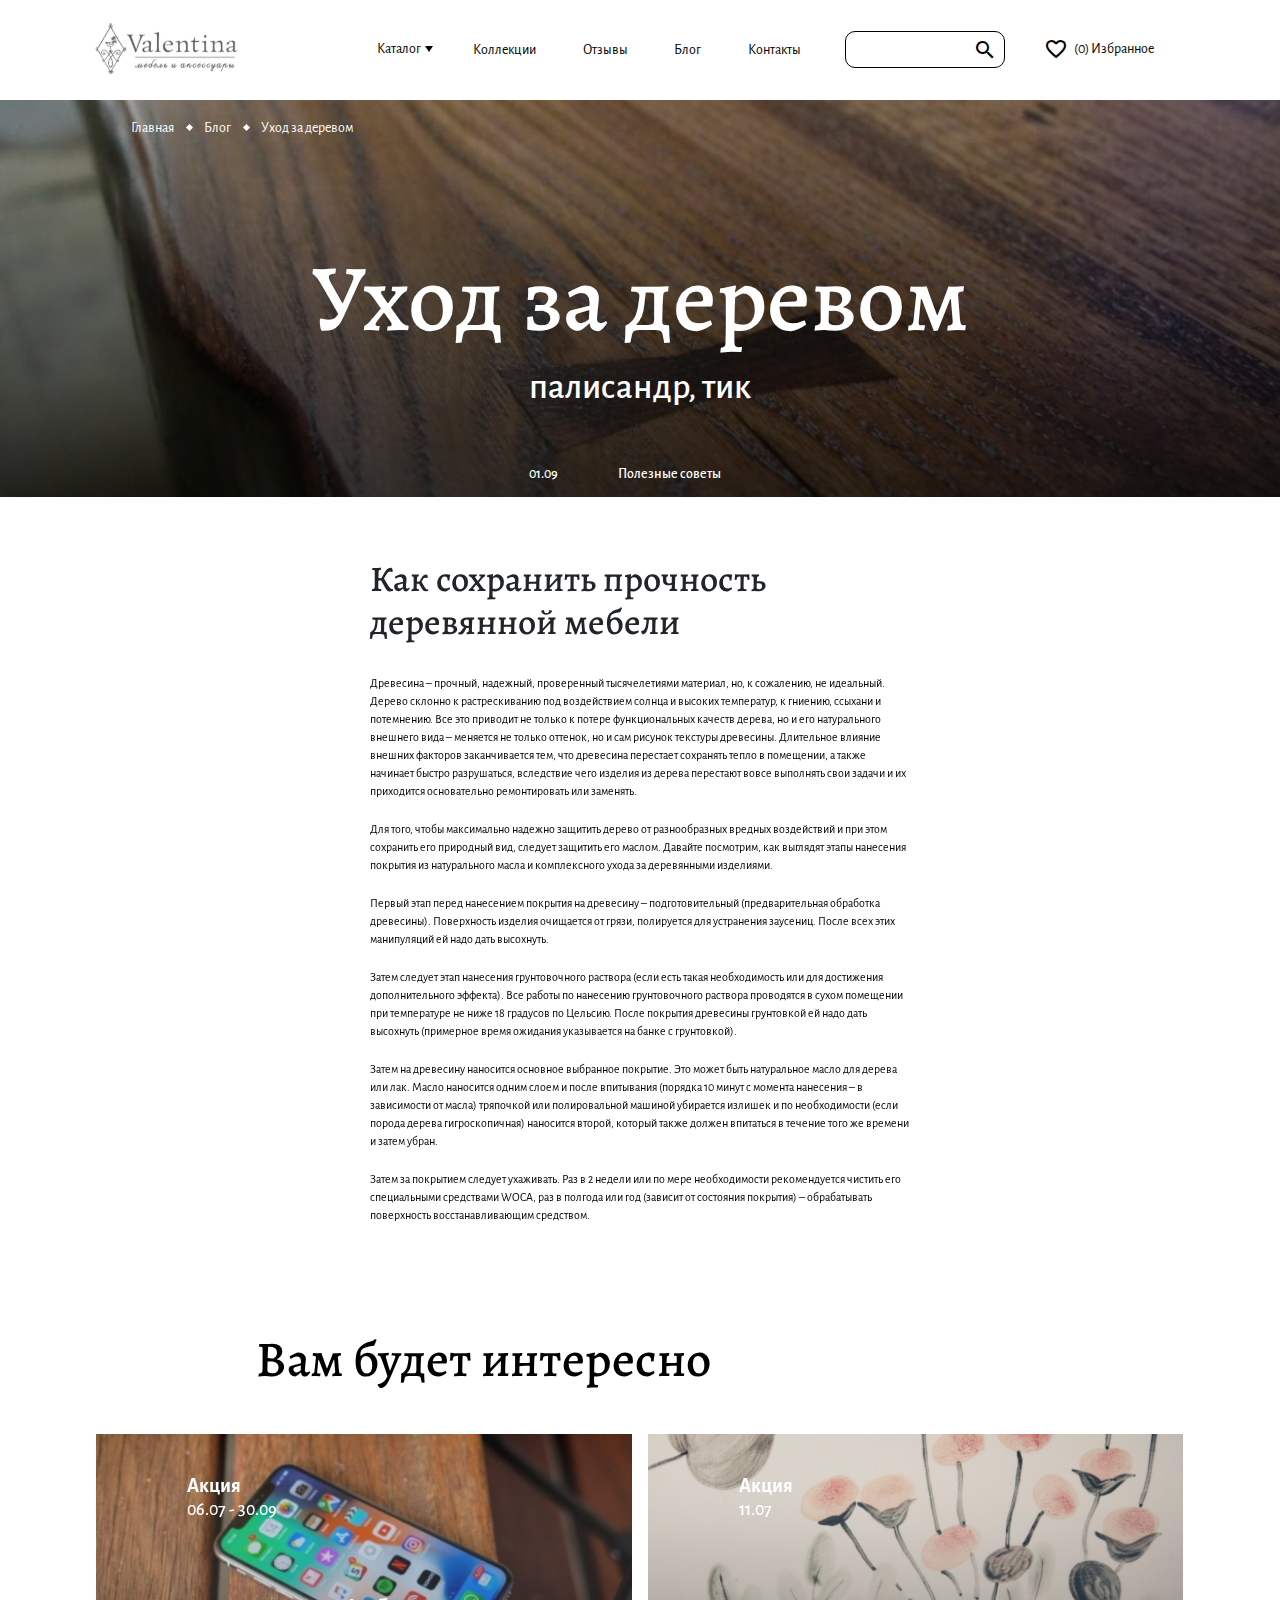
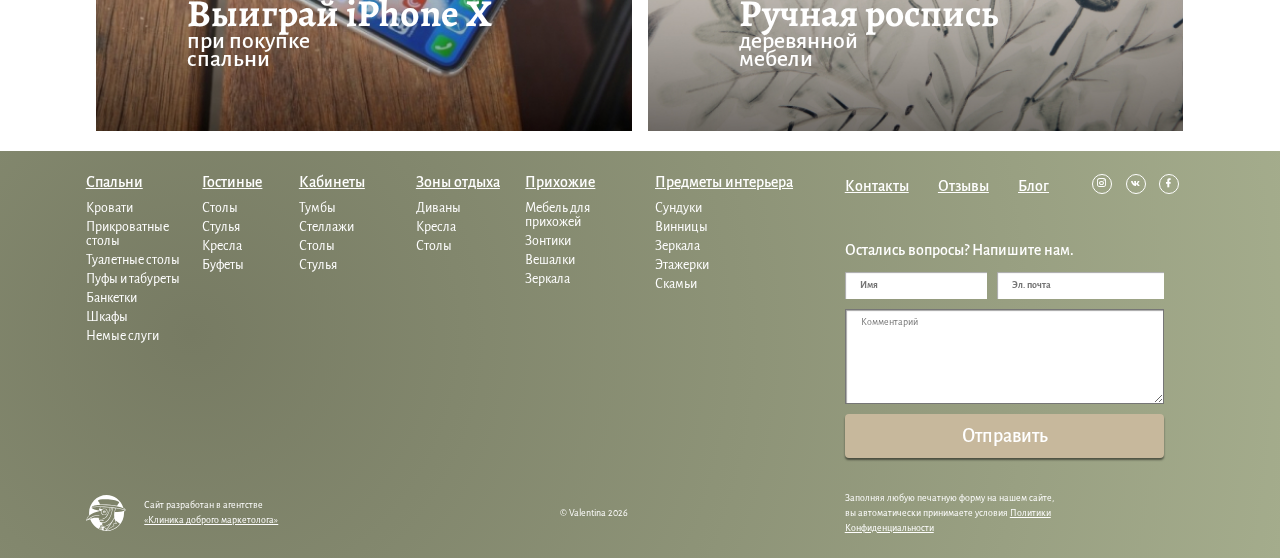
<file: app/post-page.html>
<!DOCTYPE html>
<html>
<head lang="ru">
    <meta charset="utf-8">
    <meta http-equiv="X-UA-Compatible" content="IE=edge">
    <meta name="viewport" content="width=device-width, initial-scale=1">
    <title>Valentina</title>
    <link href="css/normalize.min.css" rel="stylesheet">
    <link href="css/bootstrap.min.css" rel="stylesheet">
    <link href="css/slick.min.css" rel="stylesheet">
    <link href="css/materialdesignicons.min.css" rel="stylesheet">
    <link href="css/style.css" rel="stylesheet">
    <link href="css/jquery-ui.min.css" rel="stylesheet">
    <link href="css/jquery-ui.theme.min.css" rel="stylesheet">
    <script src="js/jquery-3.3.1.js"></script>
    <script src="js/bootstrap.min.js"></script>
    <script src="js/slick.js"></script>
    <script src="js/jquery-ui.min.js"></script>
    <script src="js/jquery.ui.touch-punch.min.js"></script>
</head>
<body>
<div class="mobile-menu desctop-hidden container-fluid">
    <div class="row">
        <div class="col-4">
            <a href="/">
                <img src="img/logo/head-black.svg" alt="" class="mob-log-menu">
            </a>
        </div>
        <div class="offset-6 col-2 flex-custom">
            <button type="button" class="close-menu"></button>
        </div>
        <ul class="col-4 mobile-nav">
            <li class="mobile-nav_item">
                <a class="catalog-open">Каталог</a>
            </li>
            <li class="mobile-nav_item">
                <a href="collection.html">Коллекции</a>
            </li>
            <li class="mobile-nav_item">
                <a href="reviews.html">Отзывы</a>
            </li>
            <li class="mobile-nav_item">
                <a href="blog-page.html">Блог</a>
            </li>
            <li class="mobile-nav_item">
                <a href="contacts.html">Контакты</a>
            </li>
        </ul>
        <div class="col-6 offset-2 mobile-menu-favorites flex-custom">
            <a href="favorites.html">
                <p class="mdi mdi-cards-heart favoritе">(<span>0</span>) Избранное</p>
            </a>
        </div>
        <form class="col-12 mobile-menu_form">
            <input name="mobile-search" type="text" placeholder="Поиск">
            <button type="submit" class="mdi  mdi-magnify"></button>
        </form>
    </div>
    <div class="mobile-menu_bottom">
        <p class="mobile-promo ">
            Спальный гарнитур Екатерина создаст завершенный образ элегантного и уютного интерьера спальни. В этой коллекции есть абсолютно все: кровать, прикроватная тумба, туалетный столик, зеркало, комод, тумба для телевизора, мягкая банкетка и объемные двухстворчатые или трехстворчатые шкафы.
        </p>
    </div>
</div>
<div class="mobile-catalog desctop-hidden container-fluid">
    <div class="row mobile-catalog_top">
        <div class="col-2">
            <button type="button" class="mdi mdi-arrow-left"></button>
        </div>
        <div class="col-8">
            <a href="/">
                <img src="img/logo/head-black.svg" alt="">
            </a>
        </div>
        <div class="col-2 flex-custom">
            <button class="close-catalog"></button>
        </div>
        <div class="col-5">
            <p class="catalog-mobile-head">Каталог</p>
        </div>
        <div class="offset-4 col-3  mobile-menu-favorites flex-custom">
            <a href="favorites.html">
                <p class="mdi mdi-cards-heart favoritе">(<span>0</span>)</p>
            </a>
        </div>
    </div>
    <div class="row mobile-catalog_bottom">
        <div class="col-6">
            <ul class="catalog-list">
                <li class="catalog-item first">
                    <a href="bedrooms.html">Спальни</a>
                </li>
                <li class="catalog-item">
                    <a href="beds.html">Тумбы</a>
                </li>
                <li class="catalog-item">
                    <a href="beds.html">Кровати</a>
                </li>
                <li class="catalog-item">
                    <a href="beds.html">Прикроватные столы</a>
                </li>
                <li class="catalog-item">
                    <a href="beds.html">Туалетные столы</a>
                </li>
                <li class="catalog-item">
                    <a href="beds.html">Пуфы и табуреты</a>
                </li>
                <li class="catalog-item">
                    <a href="beds.html">Банкетки</a>
                </li>
                <li class="catalog-item">
                    <a href="beds.html">Шкафы</a>
                </li>
                <li class="catalog-item">
                    <a href="beds.html">Зеркала</a>
                </li>
                <li class="catalog-item">
                    <a href="beds.html">Немые слуги</a>
                </li>
            </ul>
        </div>
        <div class="col-6">
            <ul class="catalog-list">
                <li class="catalog-item first">
                    <a href="bedrooms.html">Гостиные</a>
                </li>
                <li class="catalog-item">
                    <a href="beds.html">Столы</a>
                </li>
                <li class="catalog-item">
                    <a href="beds.html">Стулья</a>
                </li>
                <li class="catalog-item">
                    <a href="beds.html">Кресла</a>
                </li>
                <li class="catalog-item">
                    <a href="beds.html">Буфеты</a>
                </li>
            </ul>
        </div>
        <div class="col-6">
            <ul class="catalog-list">
                <li class="catalog-item first">
                    <a href="bedrooms.html">Кабинеты</a>
                </li>
                <li class="catalog-item">
                    <a href="beds.html">Тумбы</a>
                </li>
                <li class="catalog-item">
                    <a href="beds.html">Стеллажи</a>
                </li>
                <li class="catalog-item">
                    <a href="beds.html">Столы</a>
                </li>
                <li class="catalog-item">
                    <a href="beds.html">Стулья</a>
                </li>
            </ul>
        </div>
        <div class="col-6">
            <ul class="catalog-list">
                <li class="catalog-item first">
                    <a href="bedrooms.html">Прихожие</a>
                </li>
                <li class="catalog-item">
                    <a href="beds.html">Мебель для прихожей</a>
                </li>
                <li class="catalog-item">
                    <a href="beds.html">Зонтницы</a>
                </li>
                <li class="catalog-item">
                    <a href="beds.html">Вешалки</a>
                </li>
                <li class="catalog-item">
                    <a href="beds.html">Зеркала</a>
                </li>
            </ul>
        </div>
        <div class="col-6">
            <ul class="catalog-list">
                <li class="catalog-item first">
                    <a href="bedrooms.html">Предметы интерьера</a>
                </li>
                <li class="catalog-item">
                    <a href="beds.html">Сундуки</a>
                </li>
                <li class="catalog-item">
                    <a href="beds.html">Винницы</a>
                </li>
                <li class="catalog-item">
                    <a href="beds.html">Зеркала</a>
                </li>
                <li class="catalog-item">
                    <a href="beds.html">Этажерки</a>
                </li>
                <li class="catalog-item">
                    <a href="beds.html">Зонтницы</a>
                </li>
                <li class="catalog-item">
                    <a href="beds.html">Скамьи</a>
                </li>
            </ul>
        </div>
        <div class="col-12">
            <form class="mobile-catalog-form">
                <input type="text" name="catalog-mobile" placeholder="Поиск">
                <button type="submit" class="mdi mdi-magnify"></button>
            </form>
        </div>
    </div>
</div>
<header class="header other-header container-fluid ">
    <div class="row">
        <div class="col-lg-2 logo-cont">
            <a href="/">
                <img class="head-logo white-logo" src="img/logo/head.svg" alt="">
                <img class="head-logo black-logo" src="img/logo/head-black.svg" alt="">
            </a>
            <button type="button" class="burger-menu desctop-hidden">
                <span class="line1"></span>
                <span class="line2"></span>
                <span class="line3"></span>
            </button>
        </div>
        <nav class="col-lg-6 mobile-hidden nav-cont">
            <ul class="header-nav">
                <li class="header-nav_item relative">
                    <a  class="catalog-menu">
                        Каталог
                    </a>
                </li>
                <li class="header-nav_item">
                    <a href="collection.html">Коллекции</a>
                </li>
                <li class="header-nav_item">
                    <a href="reviews.html">Отзывы</a>
                </li>
                <li class="header-nav_item">
                    <a href="blog-page.html">Блог</a>
                </li>
                <li class="header-nav_item">
                    <a href="contacts.html">Контакты</a>
                </li>
            </ul>
        </nav>
        <div class="col-lg-2 form-cont mobile-hidden">
            <form class="header-search" method="post">
                <input class="header-search_text" type="text">
                <button type="submit" class="mdi mdi-magnify"></button>
            </form>
        </div>
        <div class="col-lg-2 favorites-cont mobile-hidden">
            <a href="favorites.html" class="mdi mdi-cards-heart favoritе">(<span>0</span>) Избранное</a>
        </div>
        <div class="catalog-inner-list inner-close container-fluid">
            <div class="inner-wrap">
                <div class="catalog-inner">
                    <ul class="inner-list1">
                        <li class="inner-item first">
                            <a href="bedrooms.html">Спальни</a>
                        </li>
                        <li class="inner-item">
                            <a href="beds.html">Тумбы</a>
                        </li>
                        <li class="inner-item">
                            <a href="beds.html">Кровати</a>
                        </li>
                        <li class="inner-item">
                            <a href="beds.html">Прикроватные столы</a>
                        </li>
                        <li class="inner-item">
                            <a href="beds.html">Туалетные столы</a>
                        </li>
                        <li class="inner-item">
                            <a href="beds.html">Пуфы и табуреты</a>
                        </li>
                        <li class="inner-item">
                            <a href="beds.html">Банкетки</a>
                        </li>
                        <li class="inner-item">
                            <a href="beds.html">Шкафы</a>
                        </li>
                        <li class="inner-item">
                            <a href="beds.html">Зеркала</a>
                        </li>
                        <li class="inner-item">
                            <a href="beds.html">Немые слуги</a>
                        </li>
                    </ul>
                </div>
                <div class="catalog-inner">
                    <ul class="inner-list2">
                        <li class="inner-item first">
                            <a href="bedrooms.html">Гостиные</a>
                        </li>
                        <li class="inner-item">
                            <a href="beds.html">Столы</a>
                        </li>
                        <li class="inner-item">
                            <a href="beds.html">Стулья</a>
                        </li>
                        <li class="inner-item">
                            <a href="beds.html">Кресла</a>
                        </li>
                        <li class="inner-item">
                            <a href="beds.html">Буфеты</a>
                        </li>
                    </ul>
                </div>
                <div class="catalog-inner">
                    <ul class="inner-list3">
                        <li class="inner-item first">
                            <a href="bedrooms.html">Кабинеты</a>
                        </li>
                        <li class="inner-item">
                            <a href="beds.html">Тумбы</a>
                        </li>
                        <li class="inner-item">
                            <a href="beds.html">Стеллажи</a>
                        </li>
                        <li class="inner-item">
                            <a href="beds.html">Столы</a>
                        </li>
                        <li class="inner-item">
                            <a href="beds.html">Стулья</a>
                        </li>
                    </ul>
                </div>
                <div class="catalog-inner">
                    <ul class="inner-list4">
                        <li class="inner-item first">
                            <a href="bedrooms.html">Зоны отдыха</a>
                        </li>
                        <li class="inner-item">
                            <a href="beds.html">Диваны</a>
                        </li>
                        <li class="inner-item">
                            <a href="beds.html">Кресла</a>
                        </li>
                        <li class="inner-item">
                            <a href="beds.html">Столы</a>
                        </li>
                    </ul>
                </div>
                <div class="catalog-inner">
                    <ul class="inner-list5">
                        <li class="inner-item first">
                            <a href="bedrooms.html">Прихожие</a>
                        </li>
                        <li class="inner-item">
                            <a href="beds.html">Мебель для прихожей</a>
                        </li>
                        <li class="inner-item">
                            <a href="beds.html">Зонтницы</a>
                        </li>
                        <li class="inner-item">
                            <a href="beds.html">Вешалки</a>
                        </li>
                        <li class="inner-item">
                            <a href="beds.html">Зеркала</a>
                        </li>
                    </ul>
                </div>
                <div class="catalog-inner">
                    <ul class="inner-list6">
                        <li class="inner-item first">
                            <a href="bedrooms.html">Предметы интерьера</a>
                        </li>
                        <li class="inner-item">
                            <a href="beds.html">Сундуки</a>
                        </li>
                        <li class="inner-item">
                            <a href="beds.html">Винницы</a>
                        </li>
                        <li class="inner-item">
                            <a href="beds.html">Зеркала</a>
                        </li>
                        <li class="inner-item">
                            <a href="beds.html">Этажерки</a>
                        </li>
                        <li class="inner-item">
                            <a href="beds.html">Зонтницы</a>
                        </li>
                        <li class="inner-item">
                            <a href="beds.html">Скамьи</a>
                        </li>
                    </ul>
                </div>
            </div>
        </div>
    </div>
</header>
<section class="post-page">
    <div class="post-block1 container-fluid" style="background-image: linear-gradient(to bottom, rgba(0,0,0,0.09), rgba(0,0,0,0.45)), url('img/post-page/bg.jpg')">
        <div class="row">
        <div class="col-12">
            <ul class="breadcrumbs">
                <li class="bread-item">
                    <a href="/">Главная</a>
                </li>
                <li class="bread-item">
                    <a href="blog-page.html">Блог</a>
                </li>
                <li class="bread-item">
                    <a>Уход за деревом</a>
                </li>
            </ul>
        </div>
        <h2 class="col-lg-12 post-page-title text-center">Уход за деревом</h2>
        <h3 class="col-lg-12 post-page-subtitle text-center mobile-hidden">палисандр, тик</h3>
        <div class="col-lg-12 row justify-content-center post-page-info">
            <div>
                <p class="post-page-date">01.09</p>
                <p class="post-page-cat">Полезные советы</p>
            </div>
        </div>
        </div>
    </div>
    <div class="post-block2 container-fluid">
        <div class="row justify-content-center">
            <div class="col-lg-6">
                <h2 class="blog-item-title">Как сохранить прочность деревянной мебели </h2>
                <p>Древесина – прочный, надежный, проверенный тысячелетиями материал, но, к сожалению,  не идеальный. Дерево склонно к растрескиванию под воздействием солнца и высоких температур, к гниению, ссыхани и потемнению. Все это приводит не только к потере функциональных качеств дерева, но и его натурального внешнего вида – меняется не только оттенок, но и сам рисунок текстуры древесины. Длительное влияние внешних факторов заканчивается тем, что древесина перестает сохранять тепло в помещении, а также начинает быстро разрушаться, вследствие чего изделия из дерева перестают вовсе выполнять свои задачи и их приходится основательно ремонтировать или заменять.</p>
                <p>
                    Для того, чтобы максимально надежно защитить дерево от разнообразных вредных воздействий и при этом сохранить его природный вид, следует защитить его маслом. Давайте посмотрим, как выглядят этапы нанесения покрытия из натурального масла и комплексного ухода за деревянными изделиями.
                </p>
                <p>
                    Первый этап перед нанесением покрытия на древесину – подготовительный (предварительная обработка древесины). Поверхность изделия очищается от грязи, полируется для устранения заусениц. После всех этих манипуляций ей надо дать высохнуть.
                </p>
                <p>
                    Затем следует этап нанесения грунтовочного раствора (если есть такая необходимость или для достижения дополнительного эффекта). Все работы по нанесению грунтовочного раствора проводятся в сухом помещении при температуре не ниже 18 градусов по Цельсию. После покрытия древесины грунтовкой ей надо дать высохнуть (примерное время ожидания указывается на банке с грунтовкой).
                </p>
                <p>
                    Затем на древесину наносится основное выбранное покрытие. Это может быть натуральное масло для дерева или лак. Масло наносится одним слоем и после впитывания (порядка 10 минут с момента нанесения – в зависимости от масла) тряпочкой или полировальной машиной убирается излишек и по необходимости (если порода дерева гигроскопичная) наносится второй, который также должен впитаться в течение того же времени и затем убран.
                </p>
                <p>
                    Затем за покрытием следует ухаживать. Раз в 2 недели или по мере необходимости рекомендуется чистить его специальными средствами WOCA, раз в полгода или год (зависит от состояния покрытия) – обрабатывать поверхность восстанавливающим средством.</p>
            </div>
        </div>
    </div>
    <div class="post-block3 container-fluid">
        <div class="row row-custom">
            <div class="col-lg-12">
                <h2 class="block-title">Вам будет интересно</h2>
            </div>
        </div>
        <div class="row row-custom blog-posts-wrap">
            <div class="col-lg-6 blog-cart" style="background-image: url('img/blog/1.jpg')">
                <a href="post-page.html">
                    <div class="blog-item-top">
                        <p class="post-type">Акция</p>
                        <p class="post-date"><span>06.07</span> - <span>30.09</span></p>
                    </div>
                    <div class="blog-item-bottom">
                        <h3 class="post-title">Выиграй iPhone X</h3>
                        <h4 class="post-promo">при покупке спальни</h4>
                    </div>
                </a>
            </div>
            <div class="col-lg-6 blog-cart" style="background-image: url('img/blog/2.jpg')">
                <a href="post-page.html">
                    <div class="blog-item-top">
                        <p class="post-type">Акция</p>
                        <p class="post-date">11.07</p>
                    </div>
                    <div class="blog-item-bottom">
                        <h3 class="post-title">Ручная роспись</h3>
                        <h4 class="post-promo">деревянной мебели</h4>
                    </div>
                </a>
            </div>
        </div>
    </div>
</section>
<footer class="footer container-fluid">
    <div class="row">
        <div class="col-lg-8 footer-nav_cont">
            <ul class="footer-list1">
                <li class=" footer-item first">
                    <a href="bedrooms.html">Спальни</a>
                </li>
                <li class=" footer-item">
                    <a href="beds.html">Кровати</a>
                </li>
                <li class="footer-item">
                    <a href="beds.html">Прикроватные столы</a>
                </li>
                <li class=" footer-item">
                    <a href="beds.html">Туалетные столы</a>
                </li>
                <li class=" footer-item">
                    <a href="beds.html">Пуфы и табуреты</a>
                </li>
                <li class=" footer-item">
                    <a href="beds.html">Банкетки</a>
                </li>
                <li class=" footer-item">
                    <a href="beds.html">Шкафы</a>
                </li>
                <li class=" footer-item">
                    <a href="beds.html">Немые слуги</a>
                </li>
            </ul>
            <ul class="footer-list2">
                <li class="footer-item first">
                    <a href="bedrooms.html">Гостиные</a>
                </li>
                <li class="footer-item">
                    <a href="beds.html">Столы</a>
                </li>
                <li class="footer-item">
                    <a href="beds.html">Стулья</a>
                </li>
                <li class="footer-item">
                    <a href="beds.html">Кресла</a>
                </li>
                <li class="footer-item">
                    <a href="beds.html">Буфеты</a>
                </li>
            </ul>
            <ul class="footer-list3">
                <li class="footer-item first">
                    <a href="bedrooms.html">Кабинеты</a>
                </li>
                <li class="footer-item">
                    <a href="beds.html">Тумбы</a>
                </li>
                <li class="footer-item">
                    <a href="beds.html">Стеллажи</a>
                </li>
                <li class="footer-item">
                    <a href="beds.html">Столы</a>
                </li>
                <li class="footer-item">
                    <a href="beds.html">Стулья</a>
                </li>
            </ul>
            <ul class="footer-list4">
                <li class="footer-item first">
                    <a href="bedrooms.html">Зоны отдыха</a>
                </li>
                <li class="footer-item">
                    <a href="beds.html">Диваны</a>
                </li>
                <li class="footer-item">
                    <a href="beds.html">Кресла</a>
                </li>
                <li class="footer-item">
                    <a href="beds.html">Столы</a>
                </li>
            </ul>
            <ul class="footer-list5">
                <li class="footer-item first">
                    <a href="bedrooms.html">Прихожие</a>
                </li>
                <li class="footer-item">
                    <a href="beds.html">Мебель для прихожей</a>
                </li>
                <li class="footer-item">
                    <a href="beds.html">Зонтики</a>
                </li>
                <li class="footer-item">
                    <a href="beds.html">Вешалки</a>
                </li>
                <li class="footer-item">
                    <a href="beds.html">Зеркала</a>
                </li>
            </ul>
            <ul class="footer-list6">
                <li class="footer-item first">
                    <a href="bedrooms.html">
                        Предметы интерьера
                    </a>
                </li>
                <li class="footer-item">
                    <a href="beds.html">Сундуки</a>
                </li>
                <li class="footer-item">
                    <a href="beds.html">Винницы</a>
                </li>
                <li class="footer-item">
                    <a href="beds.html">Зеркала</a>
                </li>
                <li class="footer-item">
                    <a href="beds.html">Этажерки</a>
                </li>
                <li class="footer-item">
                    <a href="beds.html">Скамьи</a>
                </li>
            </ul>
        </div>
        <div class="col-lg-4 row">
            <div class="col-lg-9 col-12 order-c-0 mob-custom">
                <ul class="footer-nav">
                    <li class="footer-nav_item desctop-hidden">
                        <a href="catalog.html">Каталог</a>
                    </li>
                    <li class="footer-nav_item">
                        <a href="contacts.html">Контакты</a>
                    </li>
                    <li class="footer-nav_item">
                        <a href="reviews.html">Отзывы</a>
                    </li>
                    <li class="footer-nav_item">
                        <a href="blog-page.html">Блог</a>
                    </li>
                </ul>
            </div>
            <div class="col-lg-3 col-12 order-c-4 social-cont mob-custom">
                <ul class="footer-social mobile-hidden">
                    <li class="social-item">
                        <a href="" target="_blank" class="mdi mdi-instagram"></a>
                    </li>
                    <li class="social-item">
                        <a href="" target="_blank" class="mdi mdi-vk"></a>
                    </li>
                    <li class="social-item">
                        <a href="" target="_blank" class="mdi mdi-facebook"></a>
                    </li>
                </ul>
            </div>
            <div class="col-lg-12 form-cont_footer order-c-1">
                <p class="form-title">Остались вопросы? Напишите нам.</p>
                <form class="footer-form" method="get">
                    <div class="form-top">
                        <input type="text" name="Имя" class="name-input" placeholder="Имя" required>
                        <input type="email" name="Эл.почта" placeholder="Эл. почта" required>
                    </div>
                    <textarea placeholder="Комментарий" name="Сообщение"></textarea>
                    <button type="submit" class="btn">
                        Отправить
                    </button>
                </form>
            </div>
        </div>
    </div>
    <div class="row footer-bottom">
        <div class="col-lg-3 order-c-5 order-mob-2">
            <a href="http://kdm1.ru" target="_blank" class="kdm">
                <img src="img/kdm.svg" alt="">
                <p>Сайт разработан в&nbsp;агентстве<br>
                    <span>&laquo;Клиника доброго маркетолога&raquo;</span></p>
            </a>
        </div>
        <div class="col-lg-2 offset-lg-2 order-c-3 order-mob-1">
            <p class="copyright">&copy;&nbsp;Valentina <script>
                document.write(new Date().getFullYear());
            </script></p>
        </div>
        <div class="offset-lg-1 col-lg-4 order-mob-0 order-c-2 politic">Заполняя любую печатную форму на&nbsp;нашем сайте, вы&nbsp;автоматически принимаете условия <a href="">Политики Конфиденциальности</a></div>
        <div class="col-lg-3 col-12 order-c-4 social-cont mob-custom">
            <ul class="footer-social desctop-hidden">
                <li class="social-item">
                    <a href="" target="_blank" class="mdi mdi-instagram"></a>
                </li>
                <li class="social-item">
                    <a href="" target="_blank" class="mdi mdi-vk"></a>
                </li>
                <li class="social-item">
                    <a href="" target="_blank" class="mdi mdi-facebook"></a>
                </li>
            </ul>
        </div>
    </div>
</footer>
<div class="favorites-mob desctop-hidden">
    <a href="favorites.html" class="mdi mdi-cards-heart favoritе">(<span>0</span>)</a>
</div>
<div class="modal-overlay"></div>
<div class="modal-call center-modal">
    <h2 class="modal-title">Запрос стоимости</h2>
    <p class="modal-subtitle">на Кровать «Агата»</p>
    <form method="get" class="modal-form">
        <div class="form-cont">
            <input type="text" name="Имя" placeholder="Имя">
            <input type="mail" name="Эл.почта" placeholder="Эл.почта">
        </div>
        <textarea name="Сообщение" placeholder="Комментарий"></textarea>
        <button type="submit" class="btn modal-btn">Отправить</button>
    </form>
    <button type="button" class="close-btn_modal"></button>
</div>
<div class="modal-img center-modal">
    <div class="img-cont">
        <img src="img/beds/1.jpg" alt="">
    </div>
    <div class="close-btn_modal"></div>
</div>
<script src="js/script.js"></script>
</body>
</html>
</file>
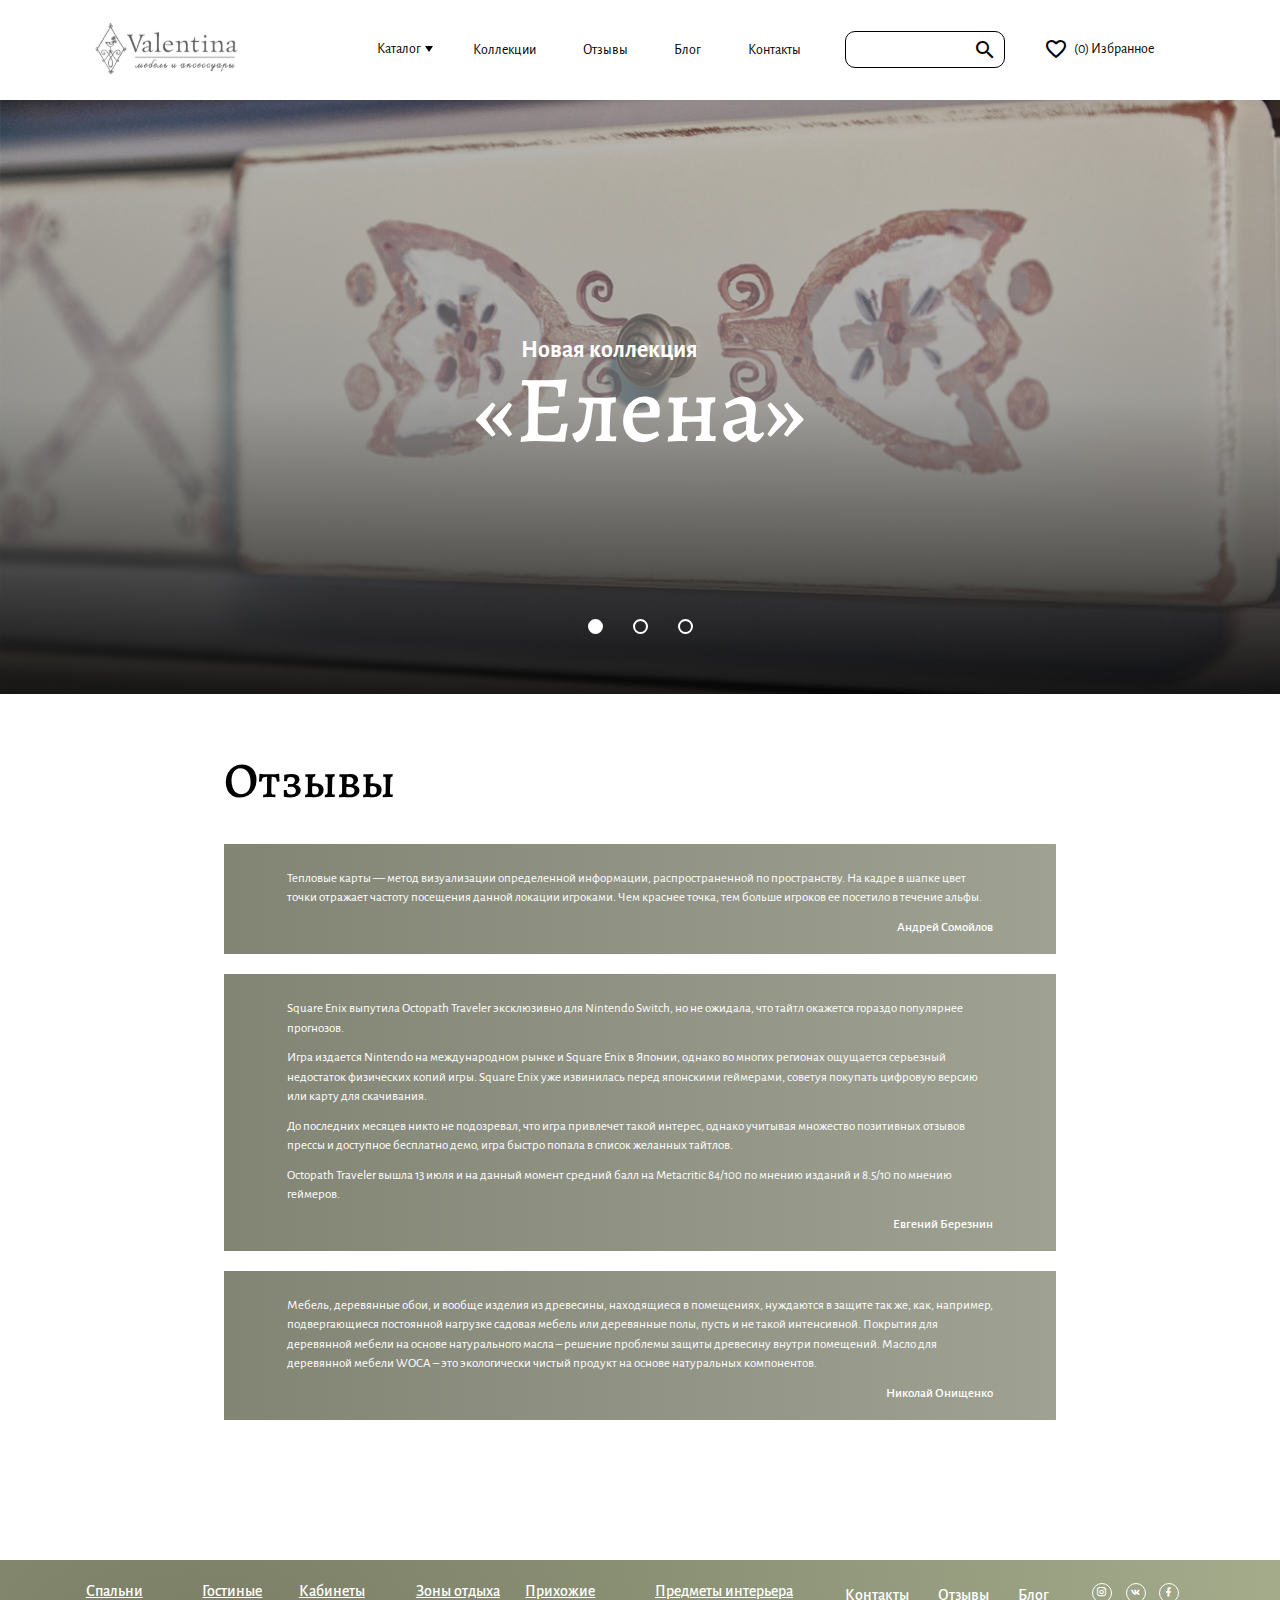
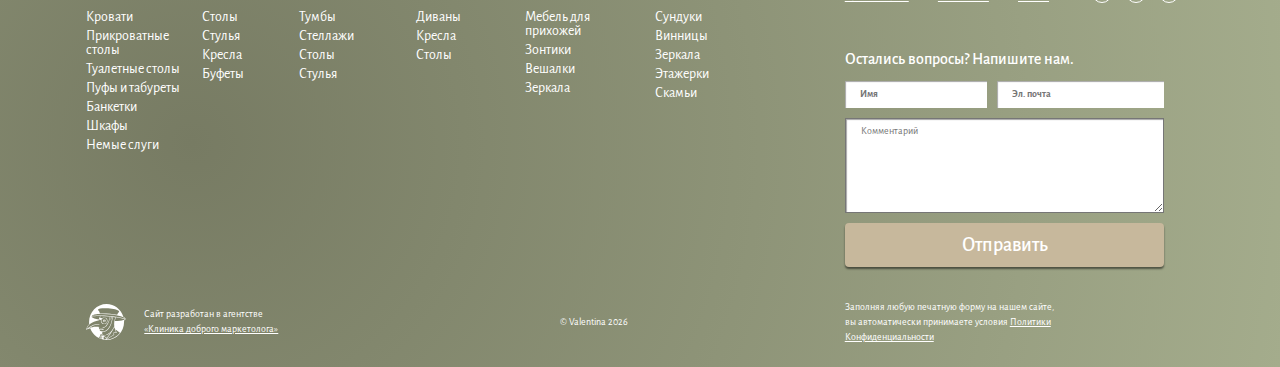
<file: app/reviews.html>
<!DOCTYPE html>
<html>
<head lang="ru">
    <meta charset="utf-8">
    <meta http-equiv="X-UA-Compatible" content="IE=edge">
    <meta name="viewport" content="width=device-width, initial-scale=1">
    <title>Valentina</title>
    <link href="css/normalize.min.css" rel="stylesheet">
    <link href="css/bootstrap.min.css" rel="stylesheet">
    <link href="css/slick.min.css" rel="stylesheet">
    <link href="css/materialdesignicons.min.css" rel="stylesheet">
    <link href="css/style.css" rel="stylesheet">
    <link href="css/jquery-ui.min.css" rel="stylesheet">
    <link href="css/jquery-ui.theme.min.css" rel="stylesheet">
    <script src="js/jquery-3.3.1.js"></script>
    <script src="js/bootstrap.min.js"></script>
    <script src="js/slick.js"></script>
    <script src="js/jquery-ui.min.js"></script>
    <script src="js/jquery.ui.touch-punch.min.js"></script>
</head>
<body>
<div class="mobile-menu desctop-hidden container-fluid">
    <div class="row">
        <div class="col-4">
            <a href="/">
                <img src="img/logo/head-black.svg" alt="" class="mob-log-menu">
            </a>
        </div>
        <div class="offset-6 col-2 flex-custom">
            <button type="button" class="close-menu"></button>
        </div>
        <ul class="col-4 mobile-nav">
            <li class="mobile-nav_item">
                <a class="catalog-open">Каталог</a>
            </li>
            <li class="mobile-nav_item">
                <a href="collection.html">Коллекции</a>
            </li>
            <li class="mobile-nav_item">
                <a href="reviews.html">Отзывы</a>
            </li>
            <li class="mobile-nav_item">
                <a href="blog-page.html">Блог</a>
            </li>
            <li class="mobile-nav_item">
                <a href="contacts.html">Контакты</a>
            </li>
        </ul>
        <div class="col-6 offset-2 mobile-menu-favorites flex-custom">
            <a href="favorites.html">
                <p class="mdi mdi-cards-heart favoritе">(<span>0</span>) Избранное</p>
            </a>
        </div>
        <form class="col-12 mobile-menu_form">
            <input name="mobile-search" type="text" placeholder="Поиск">
            <button type="submit" class="mdi  mdi-magnify"></button>
        </form>
    </div>
    <div class="mobile-menu_bottom">
        <p class="mobile-promo ">
            Спальный гарнитур Екатерина создаст завершенный образ элегантного и уютного интерьера спальни. В этой коллекции есть абсолютно все: кровать, прикроватная тумба, туалетный столик, зеркало, комод, тумба для телевизора, мягкая банкетка и объемные двухстворчатые или трехстворчатые шкафы.
        </p>
    </div>
</div>
<div class="mobile-catalog desctop-hidden container-fluid">
    <div class="row mobile-catalog_top">
        <div class="col-2">
            <button type="button" class="mdi mdi-arrow-left"></button>
        </div>
        <div class="col-8">
            <a href="/">
                <img src="img/logo/head-black.svg" alt="">
            </a>
        </div>
        <div class="col-2 flex-custom">
            <button class="close-catalog"></button>
        </div>
        <div class="col-5">
            <p class="catalog-mobile-head">Каталог</p>
        </div>
        <div class="offset-4 col-3  mobile-menu-favorites flex-custom">
            <a href="favorites.html">
                <p class="mdi mdi-cards-heart favoritе">(<span>0</span>)</p>
            </a>
        </div>
    </div>
    <div class="row mobile-catalog_bottom">
        <div class="col-6">
            <ul class="catalog-list">
                <li class="catalog-item first">
                    <a href="bedrooms.html">Спальни</a>
                </li>
                <li class="catalog-item">
                    <a href="beds.html">Тумбы</a>
                </li>
                <li class="catalog-item">
                    <a href="beds.html">Кровати</a>
                </li>
                <li class="catalog-item">
                    <a href="beds.html">Прикроватные столы</a>
                </li>
                <li class="catalog-item">
                    <a href="beds.html">Туалетные столы</a>
                </li>
                <li class="catalog-item">
                    <a href="beds.html">Пуфы и табуреты</a>
                </li>
                <li class="catalog-item">
                    <a href="beds.html">Банкетки</a>
                </li>
                <li class="catalog-item">
                    <a href="beds.html">Шкафы</a>
                </li>
                <li class="catalog-item">
                    <a href="beds.html">Зеркала</a>
                </li>
                <li class="catalog-item">
                    <a href="beds.html">Немые слуги</a>
                </li>
            </ul>
        </div>
        <div class="col-6">
            <ul class="catalog-list">
                <li class="catalog-item first">
                    <a href="bedrooms.html">Гостиные</a>
                </li>
                <li class="catalog-item">
                    <a href="beds.html">Столы</a>
                </li>
                <li class="catalog-item">
                    <a href="beds.html">Стулья</a>
                </li>
                <li class="catalog-item">
                    <a href="beds.html">Кресла</a>
                </li>
                <li class="catalog-item">
                    <a href="beds.html">Буфеты</a>
                </li>
            </ul>
        </div>
        <div class="col-6">
            <ul class="catalog-list">
                <li class="catalog-item first">
                    <a href="bedrooms.html">Кабинеты</a>
                </li>
                <li class="catalog-item">
                    <a href="beds.html">Тумбы</a>
                </li>
                <li class="catalog-item">
                    <a href="beds.html">Стеллажи</a>
                </li>
                <li class="catalog-item">
                    <a href="beds.html">Столы</a>
                </li>
                <li class="catalog-item">
                    <a href="beds.html">Стулья</a>
                </li>
            </ul>
        </div>
        <div class="col-6">
            <ul class="catalog-list">
                <li class="catalog-item first">
                    <a href="bedrooms.html">Прихожие</a>
                </li>
                <li class="catalog-item">
                    <a href="beds.html">Мебель для прихожей</a>
                </li>
                <li class="catalog-item">
                    <a href="beds.html">Зонтницы</a>
                </li>
                <li class="catalog-item">
                    <a href="beds.html">Вешалки</a>
                </li>
                <li class="catalog-item">
                    <a href="beds.html">Зеркала</a>
                </li>
            </ul>
        </div>
        <div class="col-6">
            <ul class="catalog-list">
                <li class="catalog-item first">
                    <a href="bedrooms.html">Предметы интерьера</a>
                </li>
                <li class="catalog-item">
                    <a href="beds.html">Сундуки</a>
                </li>
                <li class="catalog-item">
                    <a href="beds.html">Винницы</a>
                </li>
                <li class="catalog-item">
                    <a href="beds.html">Зеркала</a>
                </li>
                <li class="catalog-item">
                    <a href="beds.html">Этажерки</a>
                </li>
                <li class="catalog-item">
                    <a href="beds.html">Зонтницы</a>
                </li>
                <li class="catalog-item">
                    <a href="beds.html">Скамьи</a>
                </li>
            </ul>
        </div>
        <div class="col-12">
            <form class="mobile-catalog-form">
                <input type="text" name="catalog-mobile" placeholder="Поиск">
                <button type="submit" class="mdi mdi-magnify"></button>
            </form>
        </div>
    </div>
</div>
<header class="header other-header container-fluid ">
    <div class="row">
        <div class="col-lg-2 logo-cont">
            <a href="/">
                <img class="head-logo white-logo" src="img/logo/head.svg" alt="">
                <img class="head-logo black-logo" src="img/logo/head-black.svg" alt="">
            </a>
            <button type="button" class="burger-menu desctop-hidden">
                <span class="line1"></span>
                <span class="line2"></span>
                <span class="line3"></span>
            </button>
        </div>
        <nav class="col-lg-6 mobile-hidden nav-cont">
            <ul class="header-nav">
                <li class="header-nav_item relative">
                    <a  class="catalog-menu">
                        Каталог
                    </a>
                </li>
                <li class="header-nav_item">
                    <a href="collection.html">Коллекции</a>
                </li>
                <li class="header-nav_item">
                    <a href="reviews.html">Отзывы</a>
                </li>
                <li class="header-nav_item">
                    <a href="blog-page.html">Блог</a>
                </li>
                <li class="header-nav_item">
                    <a href="contacts.html">Контакты</a>
                </li>
            </ul>
        </nav>
        <div class="col-lg-2 form-cont mobile-hidden">
            <form class="header-search" method="post">
                <input class="header-search_text" type="text">
                <button type="submit" class="mdi mdi-magnify"></button>
            </form>
        </div>
        <div class="col-lg-2 favorites-cont mobile-hidden">
            <a href="favorites.html" class="mdi mdi-cards-heart favoritе">(<span>0</span>) Избранное</a>
        </div>
        <div class="catalog-inner-list inner-close container-fluid">
            <div class="inner-wrap">
                <div class="catalog-inner">
                    <ul class="inner-list1">
                        <li class="inner-item first">
                            <a href="bedrooms.html">Спальни</a>
                        </li>
                        <li class="inner-item">
                            <a href="beds.html">Тумбы</a>
                        </li>
                        <li class="inner-item">
                            <a href="beds.html">Кровати</a>
                        </li>
                        <li class="inner-item">
                            <a href="beds.html">Прикроватные столы</a>
                        </li>
                        <li class="inner-item">
                            <a href="beds.html">Туалетные столы</a>
                        </li>
                        <li class="inner-item">
                            <a href="beds.html">Пуфы и табуреты</a>
                        </li>
                        <li class="inner-item">
                            <a href="beds.html">Банкетки</a>
                        </li>
                        <li class="inner-item">
                            <a href="beds.html">Шкафы</a>
                        </li>
                        <li class="inner-item">
                            <a href="beds.html">Зеркала</a>
                        </li>
                        <li class="inner-item">
                            <a href="beds.html">Немые слуги</a>
                        </li>
                    </ul>
                </div>
                <div class="catalog-inner">
                    <ul class="inner-list2">
                        <li class="inner-item first">
                            <a href="bedrooms.html">Гостиные</a>
                        </li>
                        <li class="inner-item">
                            <a href="beds.html">Столы</a>
                        </li>
                        <li class="inner-item">
                            <a href="beds.html">Стулья</a>
                        </li>
                        <li class="inner-item">
                            <a href="beds.html">Кресла</a>
                        </li>
                        <li class="inner-item">
                            <a href="beds.html">Буфеты</a>
                        </li>
                    </ul>
                </div>
                <div class="catalog-inner">
                    <ul class="inner-list3">
                        <li class="inner-item first">
                            <a href="bedrooms.html">Кабинеты</a>
                        </li>
                        <li class="inner-item">
                            <a href="beds.html">Тумбы</a>
                        </li>
                        <li class="inner-item">
                            <a href="beds.html">Стеллажи</a>
                        </li>
                        <li class="inner-item">
                            <a href="beds.html">Столы</a>
                        </li>
                        <li class="inner-item">
                            <a href="beds.html">Стулья</a>
                        </li>
                    </ul>
                </div>
                <div class="catalog-inner">
                    <ul class="inner-list4">
                        <li class="inner-item first">
                            <a href="bedrooms.html">Зоны отдыха</a>
                        </li>
                        <li class="inner-item">
                            <a href="beds.html">Диваны</a>
                        </li>
                        <li class="inner-item">
                            <a href="beds.html">Кресла</a>
                        </li>
                        <li class="inner-item">
                            <a href="beds.html">Столы</a>
                        </li>
                    </ul>
                </div>
                <div class="catalog-inner">
                    <ul class="inner-list5">
                        <li class="inner-item first">
                            <a href="bedrooms.html">Прихожие</a>
                        </li>
                        <li class="inner-item">
                            <a href="beds.html">Мебель для прихожей</a>
                        </li>
                        <li class="inner-item">
                            <a href="beds.html">Зонтницы</a>
                        </li>
                        <li class="inner-item">
                            <a href="beds.html">Вешалки</a>
                        </li>
                        <li class="inner-item">
                            <a href="beds.html">Зеркала</a>
                        </li>
                    </ul>
                </div>
                <div class="catalog-inner">
                    <ul class="inner-list6">
                        <li class="inner-item first">
                            <a href="bedrooms.html">Предметы интерьера</a>
                        </li>
                        <li class="inner-item">
                            <a href="beds.html">Сундуки</a>
                        </li>
                        <li class="inner-item">
                            <a href="beds.html">Винницы</a>
                        </li>
                        <li class="inner-item">
                            <a href="beds.html">Зеркала</a>
                        </li>
                        <li class="inner-item">
                            <a href="beds.html">Этажерки</a>
                        </li>
                        <li class="inner-item">
                            <a href="beds.html">Зонтницы</a>
                        </li>
                        <li class="inner-item">
                            <a href="beds.html">Скамьи</a>
                        </li>
                    </ul>
                </div>
            </div>
        </div>
    </div>
</header>
<section class="collection-page blog-page reviews-page">
    <div class="head-slider_cont">
        <div class="head-slider">
            <div class="head-slide" style="background-image: linear-gradient(to bottom, rgba(255,255,255,0),rgba(167,167,167,0.39), rgba(1,1,1,0.5)), url('img/head-slider/1.jpg') ">
                <div>
                    <p class="head-slider-type">Новая коллекция</p>
                    <h3 class="head-slider-title">«Елена»</h3>
                </div>
            </div>
            <div class="head-slide" style="background-image: linear-gradient(to bottom, rgba(255,255,255,0),rgba(167,167,167,0.39), rgba(1,1,1,0.5)),url('img/head-slider/2.jpg')">
                <div>
                    <p class="head-slider-type">Новая коллекция</p>
                    <h3 class="head-slider-title">«Елена»</h3>
                </div>
            </div>
            <div class="head-slide" style="background-image: linear-gradient(to bottom, rgba(255,255,255,0),rgba(167,167,167,0.39), rgba(1,1,1,0.5)),url('img/head-slider/3.jpg')">
                <div>
                    <p class="head-slider-type">Новая коллекция</p>
                    <h3 class="head-slider-title">«Елена»</h3>
                </div>
            </div>
        </div>
    </div>
    <div class="reviews-cont container-fluid">
        <div class="row row-custom">
            <div class="col-lg-12">
                <h2 class="block-title">Отзывы</h2>
            </div>
            <div class="col-lg-12">
                <ul class="reviews-list">
                    <li class="review-item">
                        <p class="review-text">
                            Тепловые карты — метод визуализации определенной информации, распространенной по пространству. На кадре в шапке цвет точки отражает частоту посещения данной локации игроками. Чем краснее точка, тем больше игроков ее посетило в течение альфы.
                        </p>
                        <p class="review-name">Андрей Сомойлов </p>
                    </li>
                    <li class="review-item">
                        <p class="review-text">
                            Square Enix выпутила Octopath Traveler эксклюзивно для Nintendo Switch, но не ожидала, что тайтл окажется гораздо популярнее прогнозов.</p>
                        <p class="review-text">
                            Игра издается Nintendo на международном рынке и Square Enix в Японии, однако во многих регионах ощущается серьезный недостаток физических копий игры. Square Enix уже извинилась перед японскими геймерами, советуя покупать цифровую версию или карту для скачивания.
                        </p>
                        <p class="review-text">
                            До последних месяцев никто не подозревал, что игра привлечет такой интерес, однако учитывая множество позитивных отзывов прессы и доступное бесплатно демо, игра быстро попала в список желанных тайтлов.
                        </p>
                        <p class="review-text">
                            Octopath Traveler вышла 13 июля и на данный момент средний балл на Metacritic 84/100 по мнению изданий и 8.5/10 по мнению геймеров.


                        </p>
                        <p class="review-name">Евгений Березнин</p>
                    </li>
                    <li class="review-item">
                        <p class="review-text">
                            Мебель, деревянные обои, и вообще изделия из древесины, находящиеся в помещениях, нуждаются в защите так же, как, например, подвергающиеся постоянной нагрузке садовая мебель или деревянные полы, пусть и не такой интенсивной. Покрытия для деревянной мебели на основе натурального масла – решение проблемы защиты древесину внутри помещений. Масло для деревянной мебели WOCA – это экологически чистый продукт на основе натуральных компонентов.
                        </p>
                        <p class="review-name">Николай Онищенко</p>
                    </li>
                </ul>
            </div>
        </div>
    </div>
</section>
<footer class="footer container-fluid">
    <div class="row">
        <div class="col-lg-8 footer-nav_cont">
            <ul class="footer-list1">
                <li class=" footer-item first">
                    <a href="bedrooms.html">Спальни</a>
                </li>
                <li class=" footer-item">
                    <a href="beds.html">Кровати</a>
                </li>
                <li class="footer-item">
                    <a href="beds.html">Прикроватные столы</a>
                </li>
                <li class=" footer-item">
                    <a href="beds.html">Туалетные столы</a>
                </li>
                <li class=" footer-item">
                    <a href="beds.html">Пуфы и табуреты</a>
                </li>
                <li class=" footer-item">
                    <a href="beds.html">Банкетки</a>
                </li>
                <li class=" footer-item">
                    <a href="beds.html">Шкафы</a>
                </li>
                <li class=" footer-item">
                    <a href="beds.html">Немые слуги</a>
                </li>
            </ul>
            <ul class="footer-list2">
                <li class="footer-item first">
                    <a href="bedrooms.html">Гостиные</a>
                </li>
                <li class="footer-item">
                    <a href="beds.html">Столы</a>
                </li>
                <li class="footer-item">
                    <a href="beds.html">Стулья</a>
                </li>
                <li class="footer-item">
                    <a href="beds.html">Кресла</a>
                </li>
                <li class="footer-item">
                    <a href="beds.html">Буфеты</a>
                </li>
            </ul>
            <ul class="footer-list3">
                <li class="footer-item first">
                    <a href="bedrooms.html">Кабинеты</a>
                </li>
                <li class="footer-item">
                    <a href="beds.html">Тумбы</a>
                </li>
                <li class="footer-item">
                    <a href="beds.html">Стеллажи</a>
                </li>
                <li class="footer-item">
                    <a href="beds.html">Столы</a>
                </li>
                <li class="footer-item">
                    <a href="beds.html">Стулья</a>
                </li>
            </ul>
            <ul class="footer-list4">
                <li class="footer-item first">
                    <a href="bedrooms.html">Зоны отдыха</a>
                </li>
                <li class="footer-item">
                    <a href="beds.html">Диваны</a>
                </li>
                <li class="footer-item">
                    <a href="beds.html">Кресла</a>
                </li>
                <li class="footer-item">
                    <a href="beds.html">Столы</a>
                </li>
            </ul>
            <ul class="footer-list5">
                <li class="footer-item first">
                    <a href="bedrooms.html">Прихожие</a>
                </li>
                <li class="footer-item">
                    <a href="beds.html">Мебель для прихожей</a>
                </li>
                <li class="footer-item">
                    <a href="beds.html">Зонтики</a>
                </li>
                <li class="footer-item">
                    <a href="beds.html">Вешалки</a>
                </li>
                <li class="footer-item">
                    <a href="beds.html">Зеркала</a>
                </li>
            </ul>
            <ul class="footer-list6">
                <li class="footer-item first">
                    <a href="bedrooms.html">
                        Предметы интерьера
                    </a>
                </li>
                <li class="footer-item">
                    <a href="beds.html">Сундуки</a>
                </li>
                <li class="footer-item">
                    <a href="beds.html">Винницы</a>
                </li>
                <li class="footer-item">
                    <a href="beds.html">Зеркала</a>
                </li>
                <li class="footer-item">
                    <a href="beds.html">Этажерки</a>
                </li>
                <li class="footer-item">
                    <a href="beds.html">Скамьи</a>
                </li>
            </ul>
        </div>
        <div class="col-lg-4 row">
            <div class="col-lg-9 col-12 order-c-0 mob-custom">
                <ul class="footer-nav">
                    <li class="footer-nav_item desctop-hidden">
                        <a href="catalog.html">Каталог</a>
                    </li>
                    <li class="footer-nav_item">
                        <a href="contacts.html">Контакты</a>
                    </li>
                    <li class="footer-nav_item">
                        <a href="reviews.html">Отзывы</a>
                    </li>
                    <li class="footer-nav_item">
                        <a href="blog-page.html">Блог</a>
                    </li>
                </ul>
            </div>
            <div class="col-lg-3 col-12 order-c-4 social-cont mob-custom">
                <ul class="footer-social mobile-hidden">
                    <li class="social-item">
                        <a href="" target="_blank" class="mdi mdi-instagram"></a>
                    </li>
                    <li class="social-item">
                        <a href="" target="_blank" class="mdi mdi-vk"></a>
                    </li>
                    <li class="social-item">
                        <a href="" target="_blank" class="mdi mdi-facebook"></a>
                    </li>
                </ul>
            </div>
            <div class="col-lg-12 form-cont_footer order-c-1">
                <p class="form-title">Остались вопросы? Напишите нам.</p>
                <form class="footer-form" method="get">
                    <div class="form-top">
                        <input type="text" name="Имя" class="name-input" placeholder="Имя" required>
                        <input type="email" name="Эл.почта" placeholder="Эл. почта" required>
                    </div>
                    <textarea placeholder="Комментарий" name="Сообщение"></textarea>
                    <button type="submit" class="btn">
                        Отправить
                    </button>
                </form>
            </div>
        </div>
    </div>
    <div class="row footer-bottom">
        <div class="col-lg-3 order-c-5 order-mob-2">
            <a href="http://kdm1.ru" target="_blank" class="kdm">
                <img src="img/kdm.svg" alt="">
                <p>Сайт разработан в&nbsp;агентстве<br>
                    <span>&laquo;Клиника доброго маркетолога&raquo;</span></p>
            </a>
        </div>
        <div class="col-lg-2 offset-lg-2 order-c-3 order-mob-1">
            <p class="copyright">&copy;&nbsp;Valentina <script>
                document.write(new Date().getFullYear());
            </script></p>
        </div>
        <div class="offset-lg-1 col-lg-4 order-mob-0 order-c-2 politic">Заполняя любую печатную форму на&nbsp;нашем сайте, вы&nbsp;автоматически принимаете условия <a href="">Политики Конфиденциальности</a></div>
        <div class="col-lg-3 col-12 order-c-4 social-cont mob-custom">
            <ul class="footer-social desctop-hidden">
                <li class="social-item">
                    <a href="" target="_blank" class="mdi mdi-instagram"></a>
                </li>
                <li class="social-item">
                    <a href="" target="_blank" class="mdi mdi-vk"></a>
                </li>
                <li class="social-item">
                    <a href="" target="_blank" class="mdi mdi-facebook"></a>
                </li>
            </ul>
        </div>
    </div>
</footer>
<div class="favorites-mob desctop-hidden">
    <a href="favorites.html" class="mdi mdi-cards-heart favoritе">(<span>0</span>)</a>
</div>
<script src="js/script.js"></script>
</body>
</html>
</file>
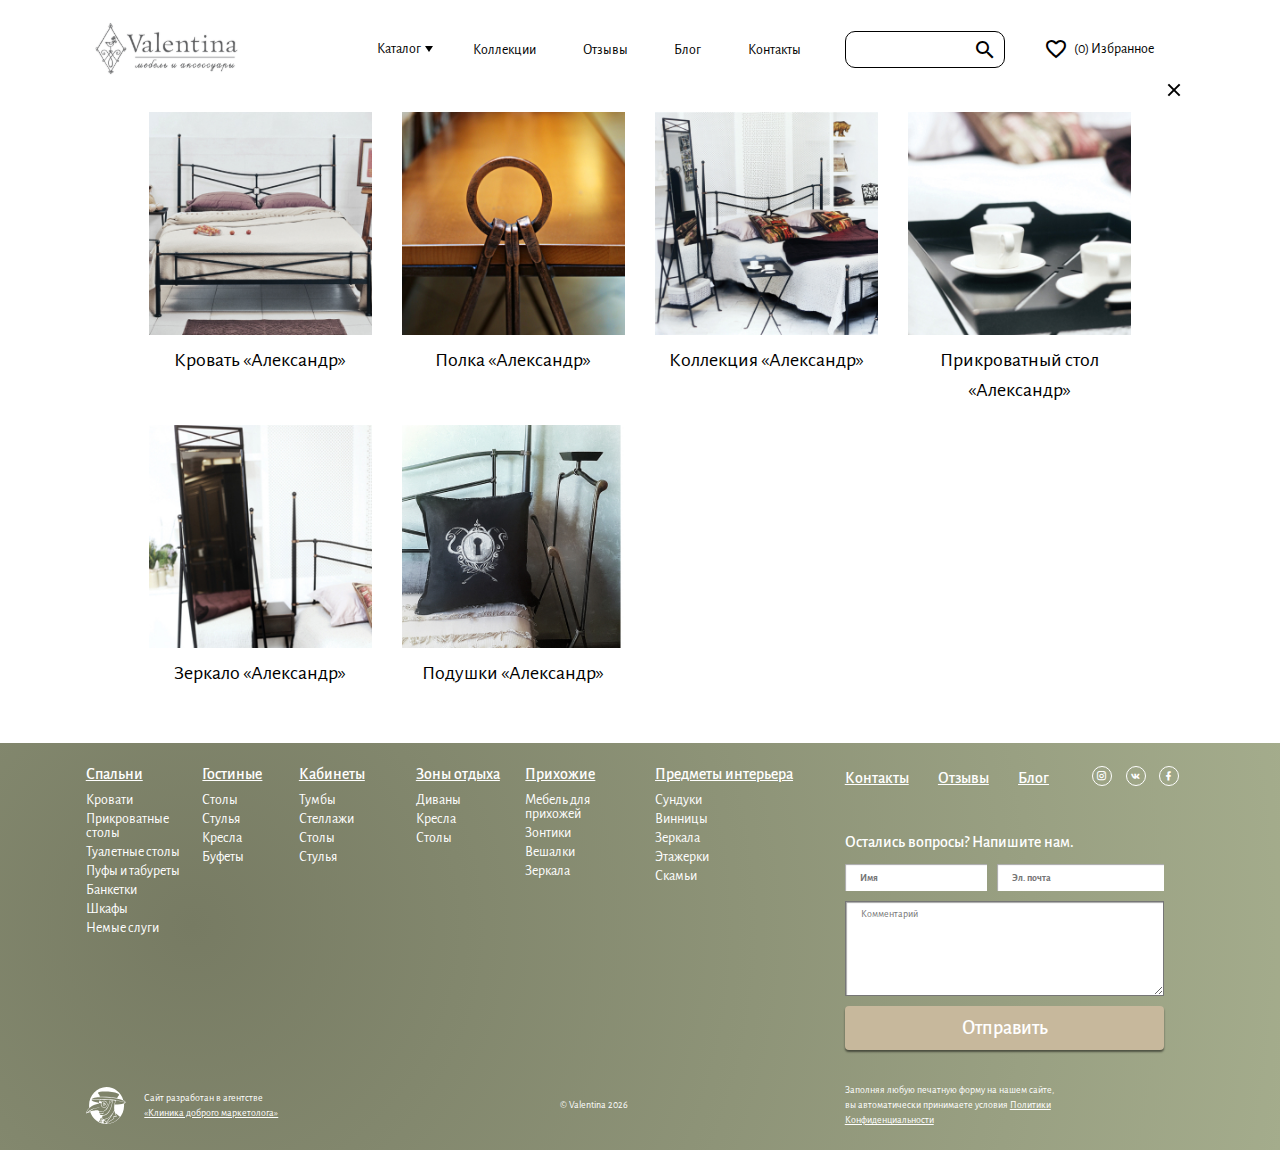
<file: app/search-page.html>
<!DOCTYPE html>
<html>
<head lang="ru">
    <meta charset="utf-8">
    <meta http-equiv="X-UA-Compatible" content="IE=edge">
    <meta name="viewport" content="width=device-width, initial-scale=1">
    <title>Valentina</title>
    <link href="css/normalize.min.css" rel="stylesheet">
    <link href="css/bootstrap.min.css" rel="stylesheet">
    <link href="css/slick.min.css" rel="stylesheet">
    <link href="css/materialdesignicons.min.css" rel="stylesheet">
    <link href="css/style.css" rel="stylesheet">
    <link href="css/jquery-ui.min.css" rel="stylesheet">
    <link href="css/jquery-ui.theme.min.css" rel="stylesheet">
    <script src="js/jquery-3.3.1.js"></script>
    <script src="js/bootstrap.min.js"></script>
    <script src="js/slick.js"></script>
    <script src="js/jquery-ui.min.js"></script>
</head>
<body>
<div class="mobile-menu desctop-hidden container-fluid">
    <div class="row">
        <div class="col-4">
            <a href="/">
                <img src="img/logo/head-black.svg" alt="" class="mob-log-menu">
            </a>
        </div>
        <div class="offset-6 col-2 flex-custom">
            <button type="button" class="close-menu"></button>
        </div>
        <ul class="col-4 mobile-nav">
            <li class="mobile-nav_item">
                <a class="catalog-open">Каталог</a>
            </li>
            <li class="mobile-nav_item">
                <a href="collection.html">Коллекции</a>
            </li>
            <li class="mobile-nav_item">
                <a href="reviews.html">Отзывы</a>
            </li>
            <li class="mobile-nav_item">
                <a href="blog-page.html">Блог</a>
            </li>
            <li class="mobile-nav_item">
                <a href="contacts.html">Контакты</a>
            </li>
        </ul>
        <div class="col-6 offset-2 mobile-menu-favorites flex-custom">
            <a href="favorites.html">
                <p class="mdi mdi-cards-heart favoritе">(<span>0</span>) Избранное</p>
            </a>
        </div>
        <form class="col-12 mobile-menu_form">
            <input name="mobile-search" type="text" placeholder="Поиск">
            <button type="submit" class="mdi  mdi-magnify"></button>
        </form>
    </div>
    <div class="mobile-menu_bottom">
        <p class="mobile-promo ">
            Спальный гарнитур Екатерина создаст завершенный образ элегантного и уютного интерьера спальни. В этой коллекции есть абсолютно все: кровать, прикроватная тумба, туалетный столик, зеркало, комод, тумба для телевизора, мягкая банкетка и объемные двухстворчатые или трехстворчатые шкафы.
        </p>
    </div>
</div>
<div class="mobile-catalog desctop-hidden container-fluid">
    <div class="row mobile-catalog_top">
        <div class="col-2">
            <button type="button" class="mdi mdi-arrow-left"></button>
        </div>
        <div class="col-8">
            <a href="/">
                <img src="img/logo/head-black.svg" alt="">
            </a>
        </div>
        <div class="col-2 flex-custom">
            <button class="close-catalog"></button>
        </div>
        <div class="col-5">
            <p class="catalog-mobile-head">Каталог</p>
        </div>
        <div class="offset-4 col-3  mobile-menu-favorites flex-custom">
            <a href="favorites.html">
                <p class="mdi mdi-cards-heart favoritе">(<span>0</span>)</p>
            </a>
        </div>
    </div>
    <div class="row mobile-catalog_bottom">
        <div class="col-6">
            <ul class="catalog-list">
                <li class="catalog-item first">
                    <a href="bedrooms.html">Спальни</a>
                </li>
                <li class="catalog-item">
                    <a href="beds.html">Тумбы</a>
                </li>
                <li class="catalog-item">
                    <a href="beds.html">Кровати</a>
                </li>
                <li class="catalog-item">
                    <a href="beds.html">Прикроватные столы</a>
                </li>
                <li class="catalog-item">
                    <a href="beds.html">Туалетные столы</a>
                </li>
                <li class="catalog-item">
                    <a href="beds.html">Пуфы и табуреты</a>
                </li>
                <li class="catalog-item">
                    <a href="beds.html">Банкетки</a>
                </li>
                <li class="catalog-item">
                    <a href="beds.html">Шкафы</a>
                </li>
                <li class="catalog-item">
                    <a href="beds.html">Зеркала</a>
                </li>
                <li class="catalog-item">
                    <a href="beds.html">Немые слуги</a>
                </li>
            </ul>
        </div>
        <div class="col-6">
            <ul class="catalog-list">
                <li class="catalog-item first">
                    <a href="bedrooms.html">Гостиные</a>
                </li>
                <li class="catalog-item">
                    <a href="beds.html">Столы</a>
                </li>
                <li class="catalog-item">
                    <a href="beds.html">Стулья</a>
                </li>
                <li class="catalog-item">
                    <a href="beds.html">Кресла</a>
                </li>
                <li class="catalog-item">
                    <a href="beds.html">Буфеты</a>
                </li>
            </ul>
        </div>
        <div class="col-6">
            <ul class="catalog-list">
                <li class="catalog-item first">
                    <a href="bedrooms.html">Кабинеты</a>
                </li>
                <li class="catalog-item">
                    <a href="beds.html">Тумбы</a>
                </li>
                <li class="catalog-item">
                    <a href="beds.html">Стеллажи</a>
                </li>
                <li class="catalog-item">
                    <a href="beds.html">Столы</a>
                </li>
                <li class="catalog-item">
                    <a href="beds.html">Стулья</a>
                </li>
            </ul>
        </div>
        <div class="col-6">
            <ul class="catalog-list">
                <li class="catalog-item first">
                    <a href="bedrooms.html">Прихожие</a>
                </li>
                <li class="catalog-item">
                    <a href="beds.html">Мебель для прихожей</a>
                </li>
                <li class="catalog-item">
                    <a href="beds.html">Зонтницы</a>
                </li>
                <li class="catalog-item">
                    <a href="beds.html">Вешалки</a>
                </li>
                <li class="catalog-item">
                    <a href="beds.html">Зеркала</a>
                </li>
            </ul>
        </div>
        <div class="col-6">
            <ul class="catalog-list">
                <li class="catalog-item first">
                    <a href="bedrooms.html">Предметы интерьера</a>
                </li>
                <li class="catalog-item">
                    <a href="beds.html">Сундуки</a>
                </li>
                <li class="catalog-item">
                    <a href="beds.html">Винницы</a>
                </li>
                <li class="catalog-item">
                    <a href="beds.html">Зеркала</a>
                </li>
                <li class="catalog-item">
                    <a href="beds.html">Этажерки</a>
                </li>
                <li class="catalog-item">
                    <a href="beds.html">Зонтницы</a>
                </li>
                <li class="catalog-item">
                    <a href="beds.html">Скамьи</a>
                </li>
            </ul>
        </div>
        <div class="col-12">
            <form class="mobile-catalog-form">
                <input type="text" name="catalog-mobile" placeholder="Поиск">
                <button type="submit" class="mdi mdi-magnify"></button>
            </form>
        </div>
    </div>
</div>
<header class="header other-header favorites-header container-fluid ">
    <div class="row">
        <div class="col-lg-2 logo-cont">
            <a href="/">
                <img class="head-logo white-logo" src="img/logo/head.svg" alt="">
                <img class="head-logo black-logo" src="img/logo/head-black.svg" alt="">
            </a>
            <button type="button" class="burger-menu desctop-hidden">
                <span class="line1"></span>
                <span class="line2"></span>
                <span class="line3"></span>
            </button>
        </div>
        <nav class="col-lg-6 mobile-hidden nav-cont">
            <ul class="header-nav">
                <li class="header-nav_item relative">
                    <a  class="catalog-menu">
                        Каталог
                    </a>
                </li>
                <li class="header-nav_item">
                    <a href="collection.html">Коллекции</a>
                </li>
                <li class="header-nav_item">
                    <a href="reviews.html">Отзывы</a>
                </li>
                <li class="header-nav_item">
                    <a href="blog-page.html">Блог</a>
                </li>
                <li class="header-nav_item">
                    <a href="contacts.html">Контакты</a>
                </li>
            </ul>
        </nav>
        <div class="col-lg-2 form-cont mobile-hidden">
            <form class="header-search" method="post">
                <input class="header-search_text" type="text">
                <button type="submit" class="mdi mdi-magnify"></button>
            </form>
        </div>
        <div class="col-lg-2 favorites-cont mobile-hidden">
            <a href="favorites.html" class="mdi mdi-cards-heart favoritе">(<span>0</span>) Избранное</a>
        </div>
        <div class="catalog-inner-list inner-close container-fluid">
            <div class="inner-wrap">
                <div class="catalog-inner">
                    <ul class="inner-list1">
                        <li class="inner-item first">
                            <a href="bedrooms.html">Спальни</a>
                        </li>
                        <li class="inner-item">
                            <a href="beds.html">Тумбы</a>
                        </li>
                        <li class="inner-item">
                            <a href="beds.html">Кровати</a>
                        </li>
                        <li class="inner-item">
                            <a href="beds.html">Прикроватные столы</a>
                        </li>
                        <li class="inner-item">
                            <a href="beds.html">Туалетные столы</a>
                        </li>
                        <li class="inner-item">
                            <a href="beds.html">Пуфы и табуреты</a>
                        </li>
                        <li class="inner-item">
                            <a href="beds.html">Банкетки</a>
                        </li>
                        <li class="inner-item">
                            <a href="beds.html">Шкафы</a>
                        </li>
                        <li class="inner-item">
                            <a href="beds.html">Зеркала</a>
                        </li>
                        <li class="inner-item">
                            <a href="beds.html">Немые слуги</a>
                        </li>
                    </ul>
                </div>
                <div class="catalog-inner">
                    <ul class="inner-list2">
                        <li class="inner-item first">
                            <a href="bedrooms.html">Гостиные</a>
                        </li>
                        <li class="inner-item">
                            <a href="beds.html">Столы</a>
                        </li>
                        <li class="inner-item">
                            <a href="beds.html">Стулья</a>
                        </li>
                        <li class="inner-item">
                            <a href="beds.html">Кресла</a>
                        </li>
                        <li class="inner-item">
                            <a href="beds.html">Буфеты</a>
                        </li>
                    </ul>
                </div>
                <div class="catalog-inner">
                    <ul class="inner-list3">
                        <li class="inner-item first">
                            <a href="bedrooms.html">Кабинеты</a>
                        </li>
                        <li class="inner-item">
                            <a href="beds.html">Тумбы</a>
                        </li>
                        <li class="inner-item">
                            <a href="beds.html">Стеллажи</a>
                        </li>
                        <li class="inner-item">
                            <a href="beds.html">Столы</a>
                        </li>
                        <li class="inner-item">
                            <a href="beds.html">Стулья</a>
                        </li>
                    </ul>
                </div>
                <div class="catalog-inner">
                    <ul class="inner-list4">
                        <li class="inner-item first">
                            <a href="bedrooms.html">Зоны отдыха</a>
                        </li>
                        <li class="inner-item">
                            <a href="beds.html">Диваны</a>
                        </li>
                        <li class="inner-item">
                            <a href="beds.html">Кресла</a>
                        </li>
                        <li class="inner-item">
                            <a href="beds.html">Столы</a>
                        </li>
                    </ul>
                </div>
                <div class="catalog-inner">
                    <ul class="inner-list5">
                        <li class="inner-item first">
                            <a href="bedrooms.html">Прихожие</a>
                        </li>
                        <li class="inner-item">
                            <a href="beds.html">Мебель для прихожей</a>
                        </li>
                        <li class="inner-item">
                            <a href="beds.html">Зонтницы</a>
                        </li>
                        <li class="inner-item">
                            <a href="beds.html">Вешалки</a>
                        </li>
                        <li class="inner-item">
                            <a href="beds.html">Зеркала</a>
                        </li>
                    </ul>
                </div>
                <div class="catalog-inner">
                    <ul class="inner-list6">
                        <li class="inner-item first">
                            <a href="bedrooms.html">Предметы интерьера</a>
                        </li>
                        <li class="inner-item">
                            <a href="beds.html">Сундуки</a>
                        </li>
                        <li class="inner-item">
                            <a href="beds.html">Винницы</a>
                        </li>
                        <li class="inner-item">
                            <a href="beds.html">Зеркала</a>
                        </li>
                        <li class="inner-item">
                            <a href="beds.html">Этажерки</a>
                        </li>
                        <li class="inner-item">
                            <a href="beds.html">Зонтницы</a>
                        </li>
                        <li class="inner-item">
                            <a href="beds.html">Скамьи</a>
                        </li>
                    </ul>
                </div>
            </div>
        </div>
    </div>
</header>
<section class="search-page container-fluid">
    <div class="row row-custom">
        <div class="col-lg-3 col-6">
            <a href="item-page.html">
                <img src="img/items/1.jpg" alt="">
                <p class="item-name">Кровать «Александр»</p>
            </a>
        </div>
        <div class="col-lg-3 col-6">
            <a href="item-page.html">
                <img src="img/items/2.jpg" alt="">
                <p class="item-name">Полка «Александр»</p>
            </a>
        </div>
        <div class="col-lg-3 col-6">
            <a href="item-page.html">
                <img src="img/items/3.jpg" alt="">
                <p class="item-name">Коллекция «Александр»</p>
            </a>
        </div>
        <div class="col-lg-3 col-6">
            <a href="item-page.html">
                <img src="img/items/4.jpg" alt="">
                <p class="item-name">Прикроватный стол «Александр»</p>
            </a>
        </div>
        <div class="col-lg-3 col-6">
            <a href="item-page.html">
                <img src="img/items/5.jpg" alt="">
                <p class="item-name">Зеркало «Александр»</p>
            </a>
        </div>
        <div class="col-lg-3 col-6">
            <a href="item-page.html">
                <img src="img/items/6.jpg" alt="">
                <p class="item-name">Подушки «Александр»</p>
            </a>
        </div>
    </div>
    <a href="/" class="close-btn"></a>
</section>
<footer class="footer container-fluid">
    <div class="row">
        <div class="col-lg-8 footer-nav_cont">
            <ul class="footer-list1">
                <li class=" footer-item first">
                    <a href="bedrooms.html">Спальни</a>
                </li>
                <li class=" footer-item">
                    <a href="beds.html">Кровати</a>
                </li>
                <li class="footer-item">
                    <a href="beds.html">Прикроватные столы</a>
                </li>
                <li class=" footer-item">
                    <a href="beds.html">Туалетные столы</a>
                </li>
                <li class=" footer-item">
                    <a href="beds.html">Пуфы и табуреты</a>
                </li>
                <li class=" footer-item">
                    <a href="beds.html">Банкетки</a>
                </li>
                <li class=" footer-item">
                    <a href="beds.html">Шкафы</a>
                </li>
                <li class=" footer-item">
                    <a href="beds.html">Немые слуги</a>
                </li>
            </ul>
            <ul class="footer-list2">
                <li class="footer-item first">
                    <a href="bedrooms.html">Гостиные</a>
                </li>
                <li class="footer-item">
                    <a href="beds.html">Столы</a>
                </li>
                <li class="footer-item">
                    <a href="beds.html">Стулья</a>
                </li>
                <li class="footer-item">
                    <a href="beds.html">Кресла</a>
                </li>
                <li class="footer-item">
                    <a href="beds.html">Буфеты</a>
                </li>
            </ul>
            <ul class="footer-list3">
                <li class="footer-item first">
                    <a href="bedrooms.html">Кабинеты</a>
                </li>
                <li class="footer-item">
                    <a href="beds.html">Тумбы</a>
                </li>
                <li class="footer-item">
                    <a href="beds.html">Стеллажи</a>
                </li>
                <li class="footer-item">
                    <a href="beds.html">Столы</a>
                </li>
                <li class="footer-item">
                    <a href="beds.html">Стулья</a>
                </li>
            </ul>
            <ul class="footer-list4">
                <li class="footer-item first">
                    <a href="bedrooms.html">Зоны отдыха</a>
                </li>
                <li class="footer-item">
                    <a href="beds.html">Диваны</a>
                </li>
                <li class="footer-item">
                    <a href="beds.html">Кресла</a>
                </li>
                <li class="footer-item">
                    <a href="beds.html">Столы</a>
                </li>
            </ul>
            <ul class="footer-list5">
                <li class="footer-item first">
                    <a href="bedrooms.html">Прихожие</a>
                </li>
                <li class="footer-item">
                    <a href="beds.html">Мебель для прихожей</a>
                </li>
                <li class="footer-item">
                    <a href="beds.html">Зонтики</a>
                </li>
                <li class="footer-item">
                    <a href="beds.html">Вешалки</a>
                </li>
                <li class="footer-item">
                    <a href="beds.html">Зеркала</a>
                </li>
            </ul>
            <ul class="footer-list6">
                <li class="footer-item first">
                    <a href="bedrooms.html">
                        Предметы интерьера
                    </a>
                </li>
                <li class="footer-item">
                    <a href="beds.html">Сундуки</a>
                </li>
                <li class="footer-item">
                    <a href="beds.html">Винницы</a>
                </li>
                <li class="footer-item">
                    <a href="beds.html">Зеркала</a>
                </li>
                <li class="footer-item">
                    <a href="beds.html">Этажерки</a>
                </li>
                <li class="footer-item">
                    <a href="beds.html">Скамьи</a>
                </li>
            </ul>
        </div>
        <div class="col-lg-4 row">
            <div class="col-lg-9 col-12 order-c-0 mob-custom">
                <ul class="footer-nav">
                    <li class="footer-nav_item desctop-hidden">
                        <a href="catalog.html">Каталог</a>
                    </li>
                    <li class="footer-nav_item">
                        <a href="contacts.html">Контакты</a>
                    </li>
                    <li class="footer-nav_item">
                        <a href="reviews.html">Отзывы</a>
                    </li>
                    <li class="footer-nav_item">
                        <a href="blog-page.html">Блог</a>
                    </li>
                </ul>
            </div>
            <div class="col-lg-3 col-12 order-c-4 social-cont mob-custom">
                <ul class="footer-social mobile-hidden">
                    <li class="social-item">
                        <a href="" target="_blank" class="mdi mdi-instagram"></a>
                    </li>
                    <li class="social-item">
                        <a href="" target="_blank" class="mdi mdi-vk"></a>
                    </li>
                    <li class="social-item">
                        <a href="" target="_blank" class="mdi mdi-facebook"></a>
                    </li>
                </ul>
            </div>
            <div class="col-lg-12 form-cont_footer order-c-1">
                <p class="form-title">Остались вопросы? Напишите нам.</p>
                <form class="footer-form" method="get">
                    <div class="form-top">
                        <input type="text" name="Имя" class="name-input" placeholder="Имя" required>
                        <input type="email" name="Эл.почта" placeholder="Эл. почта" required>
                    </div>
                    <textarea placeholder="Комментарий" name="Сообщение"></textarea>
                    <button type="submit" class="btn">
                        Отправить
                    </button>
                </form>
            </div>
        </div>
    </div>
    <div class="row footer-bottom">
        <div class="col-lg-3 order-c-5 order-mob-2">
            <a href="http://kdm1.ru" target="_blank" class="kdm">
                <img src="img/kdm.svg" alt="">
                <p>Сайт разработан в&nbsp;агентстве<br>
                    <span>&laquo;Клиника доброго маркетолога&raquo;</span></p>
            </a>
        </div>
        <div class="col-lg-2 offset-lg-2 order-c-3 order-mob-1">
            <p class="copyright">&copy;&nbsp;Valentina <script>
                document.write(new Date().getFullYear());
            </script></p>
        </div>
        <div class="offset-lg-1 col-lg-4 order-mob-0 order-c-2 politic">Заполняя любую печатную форму на&nbsp;нашем сайте, вы&nbsp;автоматически принимаете условия <a href="">Политики Конфиденциальности</a></div>
        <div class="col-lg-3 col-12 order-c-4 social-cont mob-custom">
            <ul class="footer-social desctop-hidden">
                <li class="social-item">
                    <a href="" target="_blank" class="mdi mdi-instagram"></a>
                </li>
                <li class="social-item">
                    <a href="" target="_blank" class="mdi mdi-vk"></a>
                </li>
                <li class="social-item">
                    <a href="" target="_blank" class="mdi mdi-facebook"></a>
                </li>
            </ul>
        </div>
    </div>
</footer>
<div class="favorites-mob desctop-hidden">
    <a href="favorites.html" class="mdi mdi-cards-heart favoritе">(<span>0</span>)</a>
</div>
<script src="js/script.js"></script>
</body>
</html>
</file>
<file: app/css/style.css>
@charset "UTF-8";
@font-face {
  font-family: ASR;
  src: url("../fonts/AlegreyaSans-Regular.ttf");
}

@font-face {
  font-family: ASB;
  src: url("../fonts/AlegreyaSans-Bold.ttf");
}

@font-face {
  font-family: ASM;
  src: url("../fonts/AlegreyaSans-Medium.ttf");
}

@font-face {
  font-family: ASL;
  src: url("../fonts/AlegreyaSans-Light.ttf");
}

@font-face {
  font-family: AB;
  src: url("../fonts/Alegreya-Bold.ttf");
}

@font-face {
  font-family: AM;
  src: url("../fonts/Alegreya-Medium.ttf");
}

body {
  position: relative;
  margin: 0;
  padding: 0;
  background: white;
  min-height: 100vh;
  display: -webkit-box;
  display: -webkit-flex;
  display: -ms-flexbox;
  display: flex;
  -webkit-box-orient: vertical;
  -webkit-box-direction: normal;
  -webkit-flex-direction: column;
      -ms-flex-direction: column;
          flex-direction: column;
  -webkit-box-pack: justify;
  -webkit-justify-content: space-between;
      -ms-flex-pack: justify;
          justify-content: space-between;
}

p, h1, h2, h3, h4, h5, h6 {
  margin: 0;
  padding: 0;
}

ul {
  margin: 0;
  padding: 0;
  list-style: none;
}

a {
  text-decoration: none;
  -webkit-transition: all 0.2s linear;
  -o-transition: all 0.2s linear;
  transition: all 0.2s linear;
}

a:hover {
  text-decoration: none;
}

img {
  width: 100%;
  height: auto;
}

.block-title {
  font-family: AM, Arial, sans-serif;
  font-size: 50px;
  color: black;
  margin-bottom: 45px;
  max-width: 670px;
  text-align: center;
  position: relative;
}

.block-title span {
  position: relative;
}

.block-title span::before {
  content: '';
  width: 100%;
  height: 1px;
  background: #C7B89C;
  position: absolute;
  left: 0;
  bottom: 0;
}

.btn {
  background: #C7B89C;
  font-family: ASM, Arial, sans-serif;
  font-size: 20px;
  color: white;
  -webkit-border-radius: 4px;
          border-radius: 4px;
  cursor: pointer;
  outline: none;
  -webkit-box-shadow: 0 2px 2px 0 rgba(0, 0, 0, 0.5);
          box-shadow: 0 2px 2px 0 rgba(0, 0, 0, 0.5);
}

.btn:hover {
  color: white;
  -webkit-box-shadow: 0 3px 2px 0 rgba(0, 0, 0, 0.5);
          box-shadow: 0 3px 2px 0 rgba(0, 0, 0, 0.5);
  background: #ecdcbf;
}

.head-slide {
  background-repeat: no-repeat;
  -webkit-background-size: cover;
          background-size: cover;
  display: -webkit-box !important;
  display: -webkit-flex !important;
  display: -ms-flexbox !important;
  display: flex !important;
  -webkit-box-pack: center;
  -webkit-justify-content: center;
      -ms-flex-pack: center;
          justify-content: center;
  -webkit-box-align: center;
  -webkit-align-items: center;
      -ms-flex-align: center;
          align-items: center;
  height: 66vh;
}

.head-slider-type {
  font-family: ASB, Arial, sans-serif;
  font-size: 24px;
  color: white;
  line-height: 100%;
  padding-left: 47px;
}

.head-slider-title {
  font-family: AM, Arial, sans-serif;
  font-size: 95px;
  color: white;
  line-height: 100%;
}

.catalog-item-title {
  font-family: AB, Arial, sans-serif;
  font-size: 50px;
  color: white;
  margin-bottom: 38px;
}

.catalog-item-desc {
  font-family: ASM, Arial, sans-serif;
  font-size: 16px;
  color: white;
}

.catalog-item-name {
  font-family: ASR, Arial, sans-serif;
  font-size: 20px;
  color: black;
  text-align: center;
  display: block;
}

.catalog-item-name:hover {
  color: black;
}

.catalog-item-price {
  font-family: ASL, Arial, sans-serif;
  font-size: 20px;
  color: black;
  text-align: center;
  display: block;
}

.catalog-item-price:hover {
  color: black;
  text-decoration: underline;
}

.breadcrumbs {
  display: -webkit-box;
  display: -webkit-flex;
  display: -ms-flexbox;
  display: flex;
  padding-left: 30px;
  margin-bottom: 21px;
}

.breadcrumbs .bread-item a {
  font-family: ASR, Arial, sans-serif;
  font-size: 14px;
  color: white;
  position: relative;
  padding: 0 15px;
}

.breadcrumbs .bread-item a::before {
  content: '';
  top: 4px;
  right: -3px;
  position: absolute;
  width: 5px;
  height: 5px;
  background: white;
  -webkit-transform: rotate(45deg);
      -ms-transform: rotate(45deg);
          transform: rotate(45deg);
}

.breadcrumbs .bread-item a:hover {
  text-decoration: underline;
}

.breadcrumbs .bread-item:last-of-type a::before {
  display: none;
}

.modal-overlay {
  width: 100%;
  height: 100%;
  left: 0;
  top: 0;
  position: fixed;
  background: rgba(0, 0, 0, 0.5);
  -webkit-background-size: cover;
          background-size: cover;
  z-index: 99;
  display: none;
}

.modal-call {
  position: fixed;
  background: white;
  padding: 34px 85px 72px;
  width: 530px;
  top: 30%;
  -webkit-transition: all 0.5s ease-in-out;
  -o-transition: all 0.5s ease-in-out;
  transition: all 0.5s ease-in-out;
  opacity: 0;
  -webkit-transform: translateY(-100px);
      -ms-transform: translateY(-100px);
          transform: translateY(-100px);
  z-index: -9999;
}

@media screen and (max-width: 1024px) {
  .modal-call {
    top: 10%;
  }
}

.modal-call .close-btn_modal {
  position: absolute;
  width: 40px;
  height: 40px;
  border: none;
  outline: none;
  background: none;
  cursor: pointer;
  top: 25px;
  right: 25px;
}

.modal-call .close-btn_modal::before {
  content: '';
  position: absolute;
  width: 14px;
  height: 2px;
  background: black;
  -webkit-transform: rotate(45deg);
      -ms-transform: rotate(45deg);
          transform: rotate(45deg);
  top: 17px;
  left: 12px;
}

.modal-call .close-btn_modal::after {
  content: '';
  position: absolute;
  width: 14px;
  height: 2px;
  background: black;
  -webkit-transform: rotate(-45deg);
      -ms-transform: rotate(-45deg);
          transform: rotate(-45deg);
  top: 17px;
  left: 12px;
}

.modal-call .modal-title {
  font-family: ASB, Arial, sans-serif;
  font-size: 24px;
  color: black;
  text-align: center;
  margin-bottom: 2px;
  line-height: 100%;
}

.modal-call .modal-subtitle {
  font-family: ASM, Arial, sans-serif;
  font-size: 16px;
  color: black;
  text-align: center;
  margin-bottom: 30px;
}

.modal-call .modal-form {
  width: 100%;
  display: -webkit-box;
  display: -webkit-flex;
  display: -ms-flexbox;
  display: flex;
  -webkit-box-orient: vertical;
  -webkit-box-direction: normal;
  -webkit-flex-direction: column;
      -ms-flex-direction: column;
          flex-direction: column;
}

.modal-call .modal-form input {
  height: 45px;
  border: 1px solid #c4c4c4;
  outline: none;
  background: none;
  font-family: ASB, Arial, sans-serif;
  font-size: 12px;
  color: #58595B;
  padding-left: 14px;
  padding-right: 14px;
  -webkit-box-sizing: border-box;
          box-sizing: border-box;
  width: 100%;
  -webkit-box-shadow: 1px 1px 1px 0 rgba(0, 0, 0, 0.3) inset;
          box-shadow: 1px 1px 1px 0 rgba(0, 0, 0, 0.3) inset;
}

.modal-call .modal-form input:first-of-type {
  margin-right: 6px;
  width: 148px;
}

.modal-call .modal-form .form-cont {
  display: -webkit-box;
  display: -webkit-flex;
  display: -ms-flexbox;
  display: flex;
  -webkit-flex-wrap: nowrap;
      -ms-flex-wrap: nowrap;
          flex-wrap: nowrap;
  margin-bottom: 10px;
}

.modal-call .modal-form textarea {
  border: 1px solid #c4c4c4;
  padding: 14px;
  font-family: ASR, Arial, sans-serif;
  font-size: 12px;
  color: #58595B;
  height: 205px;
  margin-bottom: 10px;
  outline: none;
  -webkit-box-shadow: 1px 1px 1px 0 rgba(0, 0, 0, 0.3) inset;
          box-shadow: 1px 1px 1px 0 rgba(0, 0, 0, 0.3) inset;
}

.modal-call_show {
  opacity: 1;
  z-index: 100;
  -webkit-transform: none;
      -ms-transform: none;
          transform: none;
  -webkit-animation: modal_anim 0.1s linear forwards;
          animation: modal_anim 0.1s linear forwards;
}

@-webkit-keyframes modal_anim {
  from {
    z-index: -9999;
  }
  to {
    z-index: 100;
  }
}

@keyframes modal_anim {
  from {
    z-index: -9999;
  }
  to {
    z-index: 100;
  }
}

.container-fluid {
  padding-left: 6.7%;
  padding-right: 6.7%;
}

.row-custom {
  padding-left: 5.7%;
  padding-right: 5.7%;
}

.main-block1 {
  background: url("../img/main/block1.jpg");
  background-repeat: no-repeat;
  -webkit-background-size: cover;
          background-size: cover;
  padding-top: 280px;
  position: relative;
  margin-bottom: 100px;
}

@media screen and (max-width: 1000px) {
  .main-block1 {
    height: 100vh;
    padding-top: 0;
    display: -webkit-box;
    display: -webkit-flex;
    display: -ms-flexbox;
    display: flex;
    -webkit-box-orient: vertical;
    -webkit-box-direction: normal;
    -webkit-flex-direction: column;
        -ms-flex-direction: column;
            flex-direction: column;
    -webkit-box-pack: center;
    -webkit-justify-content: center;
        -ms-flex-pack: center;
            justify-content: center;
    overflow: hidden;
  }
  .main-block1::after {
    content: '';
    background: url("../img/mobile-block1.svg") no-repeat;
    -webkit-background-size: contain;
            background-size: contain;
    width: 100%;
    height: 92%;
    position: absolute;
    top: 0;
    left: 7%;
    display: block;
  }
  .main-block1 .title {
    margin-bottom: 0;
    font-size: 60px;
  }
}

@media screen and (max-width: 790px) {
  .main-block1::after {
    left: 14%;
  }
}

.main-block1::before {
  content: '';
  position: absolute;
  width: 100%;
  height: 100%;
  left: 0;
  top: 0;
  opacity: 0.55;
  background: -webkit-gradient(linear, left top, left bottom, from(rgba(96, 95, 95, 0.341)), color-stop(37.57%, rgba(0, 0, 0, 0.539)), color-stop(70.72%, rgba(0, 0, 0, 0.539)), to(rgba(52, 52, 52, 0.539)));
  background: -webkit-linear-gradient(top, rgba(96, 95, 95, 0.341) 0%, rgba(0, 0, 0, 0.539) 37.57%, rgba(0, 0, 0, 0.539) 70.72%, rgba(52, 52, 52, 0.539) 100%);
  background: -o-linear-gradient(top, rgba(96, 95, 95, 0.341) 0%, rgba(0, 0, 0, 0.539) 37.57%, rgba(0, 0, 0, 0.539) 70.72%, rgba(52, 52, 52, 0.539) 100%);
  background: linear-gradient(180deg, rgba(96, 95, 95, 0.341) 0%, rgba(0, 0, 0, 0.539) 37.57%, rgba(0, 0, 0, 0.539) 70.72%, rgba(52, 52, 52, 0.539) 100%);
}

.logo-cont {
  display: -webkit-box;
  display: -webkit-flex;
  display: -ms-flexbox;
  display: flex;
  -webkit-box-pack: center;
  -webkit-justify-content: center;
      -ms-flex-pack: center;
          justify-content: center;
}

@media screen and (max-width: 1000px) {
  .logo-cont {
    -webkit-box-pack: justify;
    -webkit-justify-content: space-between;
        -ms-flex-pack: justify;
            justify-content: space-between;
    -webkit-box-align: center;
    -webkit-align-items: center;
        -ms-flex-align: center;
            align-items: center;
  }
  .logo-cont .burger-menu {
    width: 40px;
    height: 40px;
    cursor: pointer;
    outline: none;
    border: none;
    background: none;
    position: relative;
    display: -webkit-box;
    display: -webkit-flex;
    display: -ms-flexbox;
    display: flex;
    -webkit-box-orient: vertical;
    -webkit-box-direction: normal;
    -webkit-flex-direction: column;
        -ms-flex-direction: column;
            flex-direction: column;
    -webkit-box-pack: center;
    -webkit-justify-content: center;
        -ms-flex-pack: center;
            justify-content: center;
    -webkit-box-align: center;
    -webkit-align-items: center;
        -ms-flex-align: center;
            align-items: center;
  }
  .logo-cont .burger-menu .line1 {
    width: 18px;
    height: 2px;
    background: white;
    display: block;
    margin: 2px 0;
  }
  .logo-cont .burger-menu .line2 {
    width: 18px;
    height: 2px;
    background: white;
    display: block;
    margin: 2px 0;
  }
  .logo-cont .burger-menu .line3 {
    width: 18px;
    height: 2px;
    background: white;
    display: block;
    margin: 2px 0;
  }
}

.head-logo {
  max-width: 144px;
}

nav {
  display: -webkit-box;
  display: -webkit-flex;
  display: -ms-flexbox;
  display: flex;
  -webkit-box-align: center;
  -webkit-align-items: center;
      -ms-flex-align: center;
          align-items: center;
  padding-left: 9%;
  padding-right: 9%;
}

.header-nav {
  display: -webkit-box;
  display: -webkit-flex;
  display: -ms-flexbox;
  display: flex;
  -webkit-box-align: center;
  -webkit-align-items: center;
      -ms-flex-align: center;
          align-items: center;
  -webkit-box-pack: justify;
  -webkit-justify-content: space-between;
      -ms-flex-pack: justify;
          justify-content: space-between;
  width: 100%;
}

.header-nav a {
  font-family: ASR, Arial, sans-serif;
  font-size: 14px;
  color: white;
  -webkit-transition: all 0.2s linear;
  -o-transition: all 0.2s linear;
  transition: all 0.2s linear;
  padding: 7px 14px;
  -webkit-border-radius: 5px;
          border-radius: 5px;
}

.header-nav a:hover {
  text-decoration: underline;
  font-family: ASM, Arial, sans-serif;
  font-weight: 100;
}

.header-nav a:active {
  background: #F8F8F8;
  -webkit-box-shadow: 1px 1px 1px 0 rgba(0, 0, 0, 0.15) inset;
          box-shadow: 1px 1px 1px 0 rgba(0, 0, 0, 0.15) inset;
  color: black;
  font-family: ASM, Arial, sans-serif;
}

.header-nav .catalog-menu {
  display: block;
  padding-right: 20px;
}

.header-nav .catalog-menu::before {
  content: '';
  position: absolute;
  border: 4px solid transparent;
  border-top: 6px solid white;
  top: 14px;
  right: 8px;
}

.header-nav .catalog-menu:hover {
  background: #F8F8F8;
  -webkit-box-shadow: 1px 1px 1px 0 rgba(0, 0, 0, 0.15) inset;
          box-shadow: 1px 1px 1px 0 rgba(0, 0, 0, 0.15) inset;
  color: black;
  font-family: ASM, Arial, sans-serif;
}

.header-nav .catalog-menu:hover::before {
  border-top: 6px solid black;
}

.header-nav .active-menu a {
  background: #F8F8F8;
  color: black;
  -webkit-box-shadow: 1px 1px 1px 0 rgba(0, 0, 0, 0.15) inset;
          box-shadow: 1px 1px 1px 0 rgba(0, 0, 0, 0.15) inset;
}

.form-cont {
  display: -webkit-box;
  display: -webkit-flex;
  display: -ms-flexbox;
  display: flex;
  -webkit-box-align: center;
  -webkit-align-items: center;
      -ms-flex-align: center;
          align-items: center;
}

.header-search {
  position: relative;
  width: 100%;
}

.header-search .header-search_text {
  border: 1px solid white;
  background: none;
  -webkit-border-radius: 10px;
          border-radius: 10px;
  height: 37px;
  outline: none;
  -webkit-box-sizing: border-box;
          box-sizing: border-box;
  font-family: ASR, Arial, sans-serif;
  font-size: 14px;
  color: white;
  padding-left: 8px;
  padding-right: 40px;
  width: 100%;
}

.header-search .mdi {
  position: absolute;
  width: 40px;
  top: 0;
  right: 0;
  background: none;
  border: none;
  color: white;
  font-size: 24px;
  cursor: pointer;
  outline: none;
}

.favorites-cont {
  display: -webkit-box;
  display: -webkit-flex;
  display: -ms-flexbox;
  display: flex;
  -webkit-box-align: center;
  -webkit-align-items: center;
      -ms-flex-align: center;
          align-items: center;
  -webkit-box-pack: center;
  -webkit-justify-content: center;
      -ms-flex-pack: center;
          justify-content: center;
}

.favorites-wrap {
  width: 90%;
  -webkit-box-sizing: border-box;
          box-sizing: border-box;
  padding-left: 10%;
  display: -webkit-box;
  display: -webkit-flex;
  display: -ms-flexbox;
  display: flex;
  -webkit-box-pack: center;
  -webkit-justify-content: center;
      -ms-flex-pack: center;
          justify-content: center;
  height: 100%;
  -webkit-box-align: center;
  -webkit-align-items: center;
      -ms-flex-align: center;
          align-items: center;
  -webkit-border-radius: 10px;
          border-radius: 10px;
  -webkit-transition: all 0.2s linear;
  -o-transition: all 0.2s linear;
  transition: all 0.2s linear;
}

.favorites-wrap:hover {
  background: #F8F8F8;
  -webkit-box-shadow: 1px 1px 1px 0 rgba(0, 0, 0, 0.15) inset;
          box-shadow: 1px 1px 1px 0 rgba(0, 0, 0, 0.15) inset;
}

.favorites-wrap-select {
  background: #F8F8F8;
  -webkit-box-shadow: 1px 1px 1px 0 rgba(0, 0, 0, 0.15) inset;
          box-shadow: 1px 1px 1px 0 rgba(0, 0, 0, 0.15) inset;
}

.favoritе {
  font-family: ASR, Arial, sans-serif;
  font-size: 14px;
  color: white;
  position: relative;
}

.favoritе::before {
  position: absolute;
  font-size: 24px;
  top: -8px;
  left: -30px;
}

.header {
  margin-bottom: 220px;
  position: relative;
  position: fixed;
  top: 0;
  left: 0;
  z-index: 3;
  padding-top: 22px;
  padding-bottom: 24px;
}

.header:hover {
  background: white;
}

.header:hover .white-logo {
  display: none;
}

.header:hover .black-logo {
  display: block;
}

.header:hover .header-nav a {
  color: black;
}

.header:hover .header-search .header-search_text {
  border-color: black;
  color: black;
}

.header:hover .header-search .mdi {
  color: black;
}

.header:hover .favoritе {
  color: black;
}

.header:hover .header-nav .catalog-menu::before {
  border-top: 6px solid black;
}

.header:hover .line1, .header:hover .line2, .header:hover .line3 {
  background: black;
}

.header .white-logo {
  display: block;
}

.header .black-logo {
  display: none;
}

.header-down {
  -webkit-transition: all 0.3s linear;
  -o-transition: all 0.3s linear;
  transition: all 0.3s linear;
}

.header-up {
  -webkit-transition: all 0.5s linear;
  -o-transition: all 0.5s linear;
  transition: all 0.5s linear;
  background: white;
  color: black;
}

.header-up .white-logo {
  display: none;
}

.header-up .black-logo {
  display: block;
}

.header-up .header-nav a {
  color: black;
}

.header-up .header-search .header-search_text {
  border-color: black;
  color: black;
}

.header-up .header-search .mdi {
  color: black;
}

.header-up .favoritе {
  color: black;
}

.header-up .header-nav .catalog-menu::before {
  border-top: 6px solid black;
}

.header-up .burger-menu .line1, .header-up .burger-menu .line2, .header-up .burger-menu .line3 {
  background: black;
}

.other-header {
  background: white;
}

.other-header .white-logo {
  display: none;
}

.other-header .black-logo {
  display: block;
}

.other-header .header-nav a {
  color: black;
}

.other-header .header-nav .catalog-menu::before {
  border-top: 6px solid black;
}

.other-header .header-search .header-search_text {
  color: black;
  border-color: black;
}

.other-header .header-search .mdi {
  color: black;
}

.other-header .favoritе {
  color: black;
}

.title {
  font-family: AB, Arial, sans-serif;
  font-size: 95px;
  color: white;
  text-align: center;
  margin-bottom: 320px;
}

.catalog-menu {
  position: relative;
}

.catalog-inner-list {
  position: absolute;
  display: -webkit-box;
  display: -webkit-flex;
  display: -ms-flexbox;
  display: flex;
  top: 100%;
  left: 0;
  width: 100%;
  -webkit-box-pack: center;
  -webkit-justify-content: center;
      -ms-flex-pack: center;
          justify-content: center;
  background: white;
  padding: 10px 11% 20px 9.5%;
  display: none;
}

@media screen and (max-width: 1280px) {
  .catalog-inner-list {
    padding-right: 3%;
    padding-left: 8%;
  }
}

.catalog-inner-list .inner-wrap {
  width: 70%;
  display: -webkit-box;
  display: -webkit-flex;
  display: -ms-flexbox;
  display: flex;
  -webkit-box-pack: justify;
  -webkit-justify-content: space-between;
      -ms-flex-pack: justify;
          justify-content: space-between;
}

@media screen and (max-width: 1366px) {
  .catalog-inner-list .inner-wrap {
    width: 100%;
  }
}

.catalog-inner-list .inner-item a {
  padding: 0;
  color: white;
  font-family: ASR, Arial, sans-serif;
  font-size: 14px;
  color: black;
  -webkit-transition: all 0.2s linear;
  -o-transition: all 0.2s linear;
  transition: all 0.2s linear;
  -webkit-border-radius: 5px;
          border-radius: 5px;
  display: block;
}

.catalog-inner-list .inner-item a:hover {
  text-decoration: underline;
}

.catalog-inner-list .first a {
  font-family: ASM, Arial, sans-serif;
  font-size: 16px;
  margin-bottom: 11px;
  -webkit-transition: all 0.2s linear;
  -o-transition: all 0.2s linear;
  transition: all 0.2s linear;
}

.catalog-inner-list .inner-list1 {
  margin-right: 15px;
}

.catalog-inner-list .inner-list2 {
  margin-right: 32px;
}

.catalog-inner-list .inner-list3 {
  margin-right: 25px;
}

.catalog-inner-list .inner-list4 {
  margin-right: 35px;
}

.catalog-inner-list .inner-list5 {
  margin-right: 44px;
}

.inner-show {
  opacity: 1;
}

.inner-close {
  opacity: 0;
  height: auto;
}

.nav-cont {
  padding-left: 9%;
}

.main-block2 {
  margin-bottom: 150px;
}

.main-block2 .gradient-1 {
  background: -webkit-radial-gradient(15% 45%, circle, #baae97, #e5d5b8);
  background: -o-radial-gradient(15% 45%, circle, #baae97, #e5d5b8);
  background: radial-gradient(circle at 15% 45%, #baae97, #e5d5b8);
}

.main-block2 .gradient-2 {
  background: -webkit-radial-gradient(15% 45%, circle, #a4ac8c, #777b63);
  background: -o-radial-gradient(15% 45%, circle, #a4ac8c, #777b63);
  background: radial-gradient(circle at 15% 45%, #a4ac8c, #777b63);
}

.main-block2 .gradient-3 {
  background: -webkit-radial-gradient(15% 45%, circle, #7d2c3c, #a23e52);
  background: -o-radial-gradient(15% 45%, circle, #7d2c3c, #a23e52);
  background: radial-gradient(circle at 15% 45%, #7d2c3c, #a23e52);
}

.main-block2 .gradient-4 {
  background: -webkit-radial-gradient(15% 45%, circle, #986258, #6f423a);
  background: -o-radial-gradient(15% 45%, circle, #986258, #6f423a);
  background: radial-gradient(circle at 15% 45%, #986258, #6f423a);
}

.main-block2 .col-lg-4 {
  padding-top: 3.7%;
  padding-bottom: 54px;
  padding-left: 2.5%;
  display: -webkit-box;
  display: -webkit-flex;
  display: -ms-flexbox;
  display: flex;
  -webkit-box-orient: vertical;
  -webkit-box-direction: normal;
  -webkit-flex-direction: column;
      -ms-flex-direction: column;
          flex-direction: column;
}

@media screen and (max-width: 1280px) {
  .main-block2 .col-lg-4 {
    padding-bottom: 15px;
  }
}

.main-block2 .col-lg-8 {
  -webkit-background-size: cover;
          background-size: cover;
  background-repeat: no-repeat;
  padding-left: 0;
  padding-right: 0;
}

.main-block2 .block2-title {
  font-family: AB, Arial, sans-serif;
  font-size: 50px;
  color: white;
  margin-bottom: 19%;
}

@media screen and (max-width: 1366px) {
  .main-block2 .block2-title {
    margin-bottom: 5%;
  }
}

@media screen and (max-width: 1280px) {
  .main-block2 .block2-title {
    font-size: 40px;
  }
}

.main-block2 .block2-desc {
  font-family: ASM, Arial, sans-serif;
  font-size: 18px;
  color: white;
  max-width: 325px;
  margin-bottom: 11.3%;
  line-height: 100%;
  font-weight: 100;
}

@media screen and (max-width: 1366px) {
  .main-block2 .block2-desc {
    margin-bottom: 3%;
    font-size: 16px;
  }
}

.main-block2 .block2-link {
  font-family: ASB, Arial, sans-serif;
  font-size: 24px;
  color: white;
  text-decoration: underline;
  margin-top: auto;
}

.main-block2 .block2-item {
  margin-bottom: 25px;
}

.main-block3 {
  margin-bottom: 146px;
}

.main-block3 .block3-title {
  font-family: AM, Arial, sans-serif;
  font-size: 36px;
  color: white;
}

.main-block3 .block3-cat {
  font-family: ASM, Arial, sans-serif;
  font-size: 18px;
  color: white;
}

.main-block3 .row-custom {
  margin: 0 -2.8%;
}

.main-block3 .col-lg-4 {
  background-repeat: no-repeat;
  -webkit-background-size: cover;
          background-size: cover;
  position: relative;
  padding-top: 242px;
  padding-left: 42px;
  padding-bottom: 50px;
  width: 30.3%;
  -webkit-box-flex: 0;
  -webkit-flex: 0 0 30.3%;
      -ms-flex: 0 0 30.3%;
          flex: 0 0 30.3%;
  margin: 0 1.4%;
  margin-bottom: 33px;
}

.main-block3 .block3-img {
  position: absolute;
  top: 0;
  left: 0;
  z-index: -1;
  width: 100%;
  height: 100%;
}

.main-block3 .justify-content-center {
  margin-top: 45px -33px;
}

.main-block4 {
  margin-bottom: 146px;
}

.main-block4 .block3-title {
  font-family: AM, Arial, sans-serif;
  font-size: 36px;
  color: white;
}

.main-block4 .block3-cat {
  font-family: ASM, Arial, sans-serif;
  font-size: 18px;
  color: white;
}

.main-block4 .block4-name {
  font-family: ASR, Arial, sans-serif;
  font-size: 20px;
  color: black;
  text-align: center;
  margin-top: 8px;
  line-height: 120%;
}

.main-block4 .lider-label {
  position: relative;
  height: 56vh;
  background: url("../img/main/4-1.jpg");
  background-repeat: no-repeat;
  -webkit-background-size: cover;
          background-size: cover;
  padding-left: 38px;
  padding-bottom: 56px;
  display: -webkit-box;
  display: -webkit-flex;
  display: -ms-flexbox;
  display: flex;
  -webkit-box-orient: vertical;
  -webkit-box-direction: normal;
  -webkit-flex-direction: column;
      -ms-flex-direction: column;
          flex-direction: column;
  -webkit-box-pack: end;
  -webkit-justify-content: flex-end;
      -ms-flex-pack: end;
          justify-content: flex-end;
  margin-bottom: 43px;
}

@media screen and (min-width: 1920px) {
  .main-block4 .lider-label {
    height: 70vh;
  }
}

.main-block4 .lider-label::before {
  content: 'Лидер продаж';
  position: absolute;
  width: 195px;
  background: -webkit-radial-gradient(15% 45%, circle, #7d2c3c, #a23e52);
  background: -o-radial-gradient(15% 45%, circle, #7d2c3c, #a23e52);
  background: radial-gradient(circle at 15% 45%, #7d2c3c, #a23e52);
  height: 38px;
  top: 35px;
  left: 0;
  font-family: ASB, Arial, sans-serif;
  font-size: 20px;
  color: white;
  display: -webkit-box;
  display: -webkit-flex;
  display: -ms-flexbox;
  display: flex;
  -webkit-box-pack: center;
  -webkit-justify-content: center;
      -ms-flex-pack: center;
          justify-content: center;
  -webkit-box-align: center;
  -webkit-align-items: center;
      -ms-flex-align: center;
          align-items: center;
}

.main-block4 .new1-label {
  position: relative;
}

.main-block4 .new1-label::before {
  content: 'Новинка';
  font-family: ASB, Arial, sans-serif;
  font-size: 20px;
  color: white;
  z-index: 2;
  position: absolute;
  width: 155px;
  height: 38px;
  background: -webkit-radial-gradient(15% 45%, circle, #baae97, #e5d5b8);
  background: -o-radial-gradient(15% 45%, circle, #baae97, #e5d5b8);
  background: radial-gradient(circle at 15% 45%, #baae97, #e5d5b8);
  top: 20px;
  left: 0;
  display: -webkit-box;
  display: -webkit-flex;
  display: -ms-flexbox;
  display: flex;
  -webkit-box-pack: center;
  -webkit-justify-content: center;
      -ms-flex-pack: center;
          justify-content: center;
  -webkit-box-align: center;
  -webkit-align-items: center;
      -ms-flex-align: center;
          align-items: center;
}

.main-block4 .new2-label {
  position: relative;
}

.main-block4 .new2-label::before {
  content: 'Новинка';
  font-family: ASB, Arial, sans-serif;
  font-size: 20px;
  color: white;
  z-index: 2;
  position: absolute;
  width: 155px;
  height: 38px;
  background: -webkit-radial-gradient(15% 45%, circle, #a4ac8c, #777b63);
  background: -o-radial-gradient(15% 45%, circle, #a4ac8c, #777b63);
  background: radial-gradient(circle at 15% 45%, #a4ac8c, #777b63);
  top: 20px;
  left: 0;
  display: -webkit-box;
  display: -webkit-flex;
  display: -ms-flexbox;
  display: flex;
  -webkit-box-pack: center;
  -webkit-justify-content: center;
      -ms-flex-pack: center;
          justify-content: center;
  -webkit-box-align: center;
  -webkit-align-items: center;
      -ms-flex-align: center;
          align-items: center;
}

.main-block4 .new3-label {
  position: relative;
}

.main-block4 .new3-label::before {
  content: 'Новинка';
  font-family: ASB, Arial, sans-serif;
  font-size: 20px;
  color: white;
  z-index: 2;
  position: absolute;
  width: 155px;
  height: 38px;
  background: -webkit-radial-gradient(15% 45%, circle, #7d2c3c, #a23e52);
  background: -o-radial-gradient(15% 45%, circle, #7d2c3c, #a23e52);
  background: radial-gradient(circle at 15% 45%, #7d2c3c, #a23e52);
  top: 20px;
  left: 0;
  display: -webkit-box;
  display: -webkit-flex;
  display: -ms-flexbox;
  display: flex;
  -webkit-box-pack: center;
  -webkit-justify-content: center;
      -ms-flex-pack: center;
          justify-content: center;
  -webkit-box-align: center;
  -webkit-align-items: center;
      -ms-flex-align: center;
          align-items: center;
}

.main-block4 .new4-label {
  position: relative;
}

.main-block4 .new4-label::before {
  content: 'Новинка';
  font-family: ASB, Arial, sans-serif;
  font-size: 20px;
  color: white;
  z-index: 2;
  position: absolute;
  width: 155px;
  height: 38px;
  background: -webkit-radial-gradient(15% 45%, circle, #986258, #6f423a);
  background: -o-radial-gradient(15% 45%, circle, #986258, #6f423a);
  background: radial-gradient(circle at 15% 45%, #986258, #6f423a);
  top: 20px;
  left: 0;
  display: -webkit-box;
  display: -webkit-flex;
  display: -ms-flexbox;
  display: flex;
  -webkit-box-pack: center;
  -webkit-justify-content: center;
      -ms-flex-pack: center;
          justify-content: center;
  -webkit-box-align: center;
  -webkit-align-items: center;
      -ms-flex-align: center;
          align-items: center;
}

.main-block4 .row-custom2 {
  margin: 0 -2.1%;
}

.main-block4 .row-custom2 .col-lg-3 {
  -webkit-box-flex: 0;
  -webkit-flex: 0 0 22.8%;
      -ms-flex: 0 0 22.8%;
          flex: 0 0 22.8%;
  max-width: 22.8%;
}

.main-block4 .col-lg-3 {
  padding-left: 0;
  padding-right: 0;
  margin: 0 1.1%;
}

.main-block4 .col-lg-3 .col-12 {
  padding-left: 0;
  padding-right: 0;
}

.main-block5 {
  margin-bottom: 265px;
}

.main-block5 .block5-name {
  font-family: ASB, Arial, sans-serif;
  font-size: 20px;
  color: white;
  margin-bottom: 4px;
}

.main-block5 .block5-date {
  font-family: ASM, Arial, sans-serif;
  font-size: 18px;
  color: white;
}

.main-block5 .block5-title {
  font-family: AB, Arial, sans-serif;
  font-size: 38px;
  color: white;
  margin-bottom: 10px;
  margin-top: auto;
}

.main-block5 .block5-desc {
  font-family: ASM, Arial, sans-serif;
  font-size: 24px;
  color: white;
  max-width: 142px;
  line-height: 80%;
}

.main-block5 .row-custom {
  margin: 0 -3%;
  margin-bottom: 45px;
}

.main-block5 .block6-item {
  padding-top: 34px;
  padding-left: 90px;
  padding-bottom: 62px;
  min-height: 300px;
  -webkit-box-sizing: border-box;
          box-sizing: border-box;
  display: -webkit-box;
  display: -webkit-flex;
  display: -ms-flexbox;
  display: flex;
  -webkit-box-orient: vertical;
  -webkit-box-direction: normal;
  -webkit-flex-direction: column;
      -ms-flex-direction: column;
          flex-direction: column;
  -webkit-background-size: cover;
          background-size: cover;
  background-repeat: no-repeat;
  margin: 0 1.5%;
  -webkit-box-flex: 0;
  -webkit-flex: 0 0 46.7%;
      -ms-flex: 0 0 46.7%;
          flex: 0 0 46.7%;
  max-width: 46.7%;
}

.main-block5 .block6-item a {
  display: -webkit-box;
  display: -webkit-flex;
  display: -ms-flexbox;
  display: flex;
  -webkit-box-orient: vertical;
  -webkit-box-direction: normal;
  -webkit-flex-direction: column;
      -ms-flex-direction: column;
          flex-direction: column;
  height: 100%;
}

.footer {
  background: -webkit-radial-gradient(15% 45%, circle, #777b63, #a4ac8c);
  background: -o-radial-gradient(15% 45%, circle, #777b63, #a4ac8c);
  background: radial-gradient(circle at 15% 45%, #777b63, #a4ac8c);
  padding-top: 23px;
  padding-bottom: 21px;
}

.footer .footer-nav_cont {
  display: -webkit-box;
  display: -webkit-flex;
  display: -ms-flexbox;
  display: flex;
}

.footer .footer-nav_cont .footer-item a {
  font-family: ASR, Arial, sans-serif;
  font-size: 14px;
  color: white;
  line-height: 100%;
  display: block;
  margin-bottom: 5px;
}

.footer .footer-nav_cont .footer-item a:hover {
  text-decoration: underline;
}

.footer .footer-nav_cont .first a {
  font-family: ASM, Arial, sans-serif;
  font-size: 16px;
  text-decoration: underline;
  margin-bottom: 11px;
}

.footer .footer-list1 {
  margin-right: 1.6%;
  max-width: 105px;
}

.footer .footer-list2 {
  margin-right: 5%;
}

.footer .footer-list3 {
  margin-right: 7%;
}

.footer .footer-list4 {
  margin-right: 3.5%;
}

.footer .footer-list5 {
  margin-right: 7.5%;
  max-width: 75px;
}

.footer .footer-nav {
  display: -webkit-box;
  display: -webkit-flex;
  display: -ms-flexbox;
  display: flex;
  -webkit-box-pack: justify;
  -webkit-justify-content: space-between;
      -ms-flex-pack: justify;
          justify-content: space-between;
  padding-right: 25%;
}

@media screen and (max-width: 1366px) {
  .footer .footer-nav {
    padding-right: 12%;
  }
}

.footer .footer-nav a {
  font-family: ASM, Arial, sans-serif;
  font-size: 16px;
  color: white;
  text-decoration: underline;
}

.footer .social-cont {
  padding: 0;
}

.footer .footer-social {
  display: -webkit-box;
  display: -webkit-flex;
  display: -ms-flexbox;
  display: flex;
  -webkit-box-pack: justify;
  -webkit-justify-content: space-between;
      -ms-flex-pack: justify;
          justify-content: space-between;
}

.footer .footer-social a {
  color: white;
  display: block;
  width: 20px;
  height: 20px;
  -webkit-border-radius: 50%;
          border-radius: 50%;
  border: 1px solid white;
  -webkit-box-sizing: border-box;
          box-sizing: border-box;
  display: -webkit-box;
  display: -webkit-flex;
  display: -ms-flexbox;
  display: flex;
  -webkit-box-pack: center;
  -webkit-justify-content: center;
      -ms-flex-pack: center;
          justify-content: center;
  -webkit-box-align: center;
  -webkit-align-items: center;
      -ms-flex-align: center;
          align-items: center;
  font-size: 11px;
  -webkit-transition: all 0.2s linear;
  -o-transition: all 0.2s linear;
  transition: all 0.2s linear;
}

.footer .footer-social a:hover {
  width: 22px;
  height: 22px;
  font-size: 14px;
}

.footer .footer-social .mdi-vk {
  padding-right: 1px;
}

.footer .footer-social .mdi-facebook {
  padding-right: 1px;
}

.footer .form-cont_footer {
  margin-top: 40px;
  display: -webkit-box;
  display: -webkit-flex;
  display: -ms-flexbox;
  display: flex;
  -webkit-box-orient: vertical;
  -webkit-box-direction: normal;
  -webkit-flex-direction: column;
      -ms-flex-direction: column;
          flex-direction: column;
}

.footer .form-cont_footer .form-title {
  font-family: ASM, Arial, sans-serif;
  font-size: 16px;
  color: white;
  margin-bottom: 10px;
}

.footer .form-cont_footer .footer-form {
  width: 100%;
  display: -webkit-box;
  display: -webkit-flex;
  display: -ms-flexbox;
  display: flex;
  -webkit-box-orient: vertical;
  -webkit-box-direction: normal;
  -webkit-flex-direction: column;
      -ms-flex-direction: column;
          flex-direction: column;
  margin-bottom: 33px;
}

.footer .form-cont_footer .footer-form .form-top {
  display: -webkit-box;
  display: -webkit-flex;
  display: -ms-flexbox;
  display: flex;
  -webkit-flex-wrap: nowrap;
      -ms-flex-wrap: nowrap;
          flex-wrap: nowrap;
  margin-bottom: 10px;
}

.footer .form-cont_footer .footer-form input {
  -webkit-box-shadow: 1px 1px 1px 0px rgba(0, 0, 0, 0.35) inset;
          box-shadow: 1px 1px 1px 0px rgba(0, 0, 0, 0.35) inset;
  border: none;
  outline: none;
  height: 27px;
  font-family: ASB, Arial, sans-serif;
  font-size: 10px;
  color: #808080;
  padding: 5px 15px;
  width: 100%;
}

.footer .form-cont_footer .footer-form textarea {
  -webkit-box-shadow: 1px 1px 1px 0px rgba(0, 0, 0, 0.35) inset;
          box-shadow: 1px 1px 1px 0px rgba(0, 0, 0, 0.35) inset;
  font-family: ASR, Arial, sans-serif;
  font-size: 10px;
  color: #808080;
  margin-bottom: 10px;
  height: 95px;
  padding: 5px 15px;
  outline: none;
}

.footer .form-cont_footer .footer-form .name-input {
  margin-right: 10px;
  width: 84%;
}

.footer .footer-bottom {
  display: -webkit-box;
  display: -webkit-flex;
  display: -ms-flexbox;
  display: flex;
  -webkit-box-align: center;
  -webkit-align-items: center;
      -ms-flex-align: center;
          align-items: center;
}

.footer .footer-bottom .kdm {
  display: -webkit-box;
  display: -webkit-flex;
  display: -ms-flexbox;
  display: flex;
  font-family: ASR, Arial, sans-serif;
  font-size: 10px;
  color: white;
  -webkit-box-align: center;
  -webkit-align-items: center;
      -ms-flex-align: center;
          align-items: center;
}

.footer .footer-bottom .kdm span {
  text-decoration: underline;
}

.footer .footer-bottom .kdm img {
  max-width: 40.54px;
  margin-right: 18px;
}

.footer .footer-bottom .copyright {
  font-family: ASR, Arial, sans-serif;
  font-size: 10px;
  color: white;
}

.footer .footer-bottom .politic {
  font-family: ASR, Arial, sans-serif;
  font-size: 10px;
  color: white;
  max-width: 310px;
  -webkit-box-sizing: border-box;
          box-sizing: border-box;
  text-align: left;
}

.footer .footer-bottom .politic a {
  text-decoration: underline;
  color: white;
}

.search-page {
  padding-top: 112px;
  padding-bottom: 35px;
  position: relative;
}

.search-page .col-lg-3 {
  margin-bottom: 20px;
}

.search-page .col-lg-3 img {
  margin-bottom: 10px;
}

.search-page .col-lg-3 .item-name {
  font-family: ASR, Arial, sans-serif;
  font-size: 20px;
  color: black;
  text-align: center;
}

.search-page .close-btn {
  width: 40px;
  height: 40px;
  display: block;
  position: absolute;
  top: 72px;
  z-index: 5;
  right: 6.7%;
}

.search-page .close-btn::before {
  content: '';
  position: absolute;
  display: block;
  width: 16px;
  height: 2px;
  background: black;
  -webkit-transform: rotate(45deg);
      -ms-transform: rotate(45deg);
          transform: rotate(45deg);
  top: 17px;
  left: 12px;
}

.search-page .close-btn::after {
  content: '';
  position: absolute;
  display: block;
  width: 16px;
  height: 2px;
  background: black;
  -webkit-transform: rotate(-45deg);
      -ms-transform: rotate(-45deg);
          transform: rotate(-45deg);
  top: 17px;
  left: 12px;
}

.custom-slider {
  position: relative;
}

.custom-slider .slick-dots {
  display: -webkit-box;
  display: -webkit-flex;
  display: -ms-flexbox;
  display: flex;
  position: absolute;
  bottom: 60px;
}

.custom-slider .slick-dots button {
  padding: 0;
  border: none;
  font-size: 0;
  cursor: pointer;
  outline: none;
  width: 15px;
  height: 15px;
  -webkit-border-radius: 50%;
          border-radius: 50%;
  border: 2px solid white;
  background: none;
  -webkit-box-sizing: border-box;
          box-sizing: border-box;
  margin: 0 19px;
}

.custom-slider .slick-dots .slick-active button {
  background: white;
}

.custom-slider .slide {
  display: -webkit-box !important;
  display: -webkit-flex !important;
  display: -ms-flexbox !important;
  display: flex !important;
}

.custom-slider .slide .slider-left {
  width: 50%;
  padding-top: 195px;
  padding-bottom: 245px;
  display: -webkit-box;
  display: -webkit-flex;
  display: -ms-flexbox;
  display: flex;
  -webkit-box-orient: vertical;
  -webkit-box-direction: normal;
  -webkit-flex-direction: column;
      -ms-flex-direction: column;
          flex-direction: column;
  -webkit-box-pack: center;
  -webkit-justify-content: center;
      -ms-flex-pack: center;
          justify-content: center;
  -webkit-box-align: center;
  -webkit-align-items: center;
      -ms-flex-align: center;
          align-items: center;
  background: -webkit-radial-gradient(15% 45%, circle, #7d2c3c, #a23e52);
  background: -o-radial-gradient(15% 45%, circle, #7d2c3c, #a23e52);
  background: radial-gradient(circle at 15% 45%, #7d2c3c, #a23e52);
}

.custom-slider .slide .slider-right {
  width: 50%;
  display: -webkit-box;
  display: -webkit-flex;
  display: -ms-flexbox;
  display: flex;
  -webkit-box-pack: center;
  -webkit-justify-content: center;
      -ms-flex-pack: center;
          justify-content: center;
  -webkit-box-align: center;
  -webkit-align-items: center;
      -ms-flex-align: center;
          align-items: center;
  background-repeat: no-repeat;
  -webkit-background-size: cover;
          background-size: cover;
}

.custom-slider .slide .slider-label {
  font-family: ASB, Arial, sans-serif;
  font-size: 20px;
  color: white;
  margin-bottom: 15px;
}

.custom-slider .slide .slider-title {
  font-family: AB, Arial, sans-serif;
  font-size: 72px;
  color: white;
  line-height: 70%;
  max-width: 250px;
}

.custom-slider .slide .slider-right-desc {
  font-family: ASB, Arial, sans-serif;
  font-size: 215px;
  color: white;
}

.favorites-page {
  padding-top: 130px;
  margin-bottom: 18.3%;
}

.favorites-page .favorites-left {
  overflow: hidden;
}

.favorites-page .favorites-left .block-title {
  text-align: left;
  margin-bottom: 50px;
}

.favorites-page .favorites-item {
  display: -webkit-box;
  display: -webkit-flex;
  display: -ms-flexbox;
  display: flex;
  font-family: ASM, Arial, sans-serif;
  font-size: 24px;
  color: black;
  position: relative;
  margin-bottom: 15px;
  padding-bottom: 10px;
  -webkit-transition: all 0.3s linear;
  -o-transition: all 0.3s linear;
  transition: all 0.3s linear;
}

.favorites-page .favorites-item .favorites-name {
  font-family: ASM, Arial, sans-serif;
  font-size: 24px;
  color: black;
}

.favorites-page .favorites-item::before {
  content: '';
  position: absolute;
  width: 100%;
  height: 1px;
  background: rgba(0, 0, 0, 0.25);
  left: 0;
  bottom: 0;
}

.favorites-page .favorites-item .delete-btn {
  border: none;
  width: 40px;
  height: 40px;
  position: relative;
  cursor: pointer;
  background: none;
  margin-right: 15px;
  outline: none;
  -webkit-box-sizing: border-box;
          box-sizing: border-box;
  -webkit-border-radius: 5px;
          border-radius: 5px;
}

.favorites-page .favorites-item .delete-btn:hover {
  border: 1px solid black;
  -webkit-box-sizing: border-box;
          box-sizing: border-box;
}

.favorites-page .favorites-item .delete-btn:hover::before {
  top: 17px;
  left: 12px;
}

.favorites-page .favorites-item .delete-btn:hover::after {
  top: 17px;
  left: 12px;
}

.favorites-page .favorites-item .delete-btn::before {
  content: '';
  position: absolute;
  width: 14px;
  height: 2px;
  background: black;
  -webkit-transform: rotate(45deg);
      -ms-transform: rotate(45deg);
          transform: rotate(45deg);
  left: 13px;
  top: 18px;
}

.favorites-page .favorites-item .delete-btn::after {
  content: '';
  position: absolute;
  width: 14px;
  height: 2px;
  background: black;
  -webkit-transform: rotate(-45deg);
      -ms-transform: rotate(-45deg);
          transform: rotate(-45deg);
  left: 13px;
  top: 18px;
}

.favorites-page .delete-btn-anim {
  -webkit-transform: translateX(-100vh);
      -ms-transform: translateX(-100vh);
          transform: translateX(-100vh);
}

.favorites-page .form-title {
  font-family: ASM, Arial, sans-serif;
  font-size: 20px;
  color: black;
  margin-bottom: 55px;
}

.favorites-page .favorites-right {
  padding-right: 8%;
}

.favorites-page .favorites-form {
  display: -webkit-box;
  display: -webkit-flex;
  display: -ms-flexbox;
  display: flex;
  -webkit-box-orient: vertical;
  -webkit-box-direction: normal;
  -webkit-flex-direction: column;
      -ms-flex-direction: column;
          flex-direction: column;
}

.favorites-page .favorites-form .form-cont {
  display: -webkit-box;
  display: -webkit-flex;
  display: -ms-flexbox;
  display: flex;
  -webkit-flex-wrap: nowrap;
      -ms-flex-wrap: nowrap;
          flex-wrap: nowrap;
  margin-bottom: 10px;
}

.favorites-page .favorites-form input {
  border: 1px  solid #c4c4c4;
  outline: none;
  height: 45px;
  padding: 11px 19px;
  font-family: ASB, Arial, sans-serif;
  font-size: 14px;
  color: #58595B;
  width: 100%;
}

.favorites-page .favorites-form .name {
  margin-right: 13px;
  width: 63%;
}

.favorites-page .favorites-form textarea {
  outline: none;
  border: 1px solid #c4c4c4;
  font-family: ASR, Arial, sans-serif;
  font-size: 14px;
  color: #58595B;
  padding: 11px 19px;
  height: 206px;
  margin-bottom: 10px;
}

.bedrooms-page {
  padding-top: 100px;
  position: relative;
  margin-bottom: 23%;
}

.bedrooms-page .bed-block1 {
  background: -webkit-gradient(linear, left top, left bottom, from(rgba(175, 175, 175, 0.5135)), color-stop(44.39%, rgba(139, 139, 139, 0.29445)), color-stop(82.11%, rgba(0, 0, 0, 0.15))), url("../img/bedrooms/block1.jpg");
  background: -webkit-linear-gradient(top, rgba(175, 175, 175, 0.5135) 0%, rgba(139, 139, 139, 0.29445) 44.39%, rgba(0, 0, 0, 0.15) 82.11%), url("../img/bedrooms/block1.jpg");
  background: -o-linear-gradient(top, rgba(175, 175, 175, 0.5135) 0%, rgba(139, 139, 139, 0.29445) 44.39%, rgba(0, 0, 0, 0.15) 82.11%), url("../img/bedrooms/block1.jpg");
  background: linear-gradient(to bottom, rgba(175, 175, 175, 0.5135) 0%, rgba(139, 139, 139, 0.29445) 44.39%, rgba(0, 0, 0, 0.15) 82.11%), url("../img/bedrooms/block1.jpg");
  background-repeat: no-repeat;
  -webkit-background-size: contain ,cover;
          background-size: contain ,cover;
  padding-top: 20px;
  padding-bottom: 13%;
}

.bedrooms-page .bed-promo {
  background: -webkit-radial-gradient(15% 45%, circle, rgba(111, 66, 58, 0.85), rgba(152, 98, 88, 0.85));
  background: -o-radial-gradient(15% 45%, circle, rgba(111, 66, 58, 0.85), rgba(152, 98, 88, 0.85));
  background: radial-gradient(circle at 15% 45%, rgba(111, 66, 58, 0.85), rgba(152, 98, 88, 0.85));
  padding: 58px 85px 44px;
  max-width: 656px;
}

.bedrooms-page .bed-promo img {
  max-width: 55px;
  margin-bottom: 27px;
}

.bedrooms-page .bed-block2 {
  margin-top: 17px;
}

.bedrooms-page .bed-block2 .left-title {
  font-family: ASM, Arial, sans-serif;
  font-size: 24px;
  color: black;
  margin-bottom: 30px;
}

.bedrooms-page .bed-block2 .left-item {
  overflow: hidden;
}

.bedrooms-page .bed-block2 .open-item .left-inner-list {
  display: block;
  height: auto;
  opacity: 1;
  z-index: 2;
}

.bedrooms-page .bed-block2 .left-item a {
  font-family: ASM, Arial, sans-serif;
  font-size: 18px;
  padding: 4px 0;
  color: black;
  padding: 5px 38px 7px 7px;
  -webkit-border-radius: 5px;
          border-radius: 5px;
  cursor: pointer;
}

.bedrooms-page .bed-block2 .left-item a:hover {
  text-decoration: underline;
}

.bedrooms-page .bed-block2 .open-item.left-item a {
  background: #F8F8F8;
  -webkit-box-shadow: 1px 1px 1px 0 rgba(0, 0, 0, 0.3) inset;
          box-shadow: 1px 1px 1px 0 rgba(0, 0, 0, 0.3) inset;
  text-decoration: underline;
  position: relative;
}

.bedrooms-page .bed-block2 .open-item.left-item a::before {
  content: '';
  position: absolute;
  border: 4px solid transparent;
  border-top: 6px solid black;
  top: 10px;
  right: 8px;
}

.bedrooms-page .bed-block2 .left-inner-list {
  opacity: 0;
  height: 0;
  z-index: -100;
  -webkit-transition: all 0.2s linear;
  -o-transition: all 0.2s linear;
  transition: all 0.2s linear;
  padding-left: 7px;
}

.bedrooms-page .bed-block2 .left-inner-list_show {
  display: block;
  height: auto;
  opacity: 1;
  z-index: 2;
}

.bedrooms-page .bed-block2 .left-innet-item {
  display: -webkit-box;
  display: -webkit-flex;
  display: -ms-flexbox;
  display: flex;
}

.bedrooms-page .bed-block2 .left-innet-item a {
  font-family: ASR, Arial, sans-serif;
  font-size: 10px;
  background: none !important;
  -webkit-box-shadow: none !important;
          box-shadow: none !important;
  text-decoration: none !important;
  padding: 2px 27px 2px 8px;
}

.bedrooms-page .bed-block2 .left-innet-item a::before {
  display: none;
}

@media screen and (min-width: 1680px) {
  .bedrooms-page .bed-block2 .left-innet-item a {
    font-size: 12px;
    padding: 2px 0px;
  }
}

.bedrooms-page .bed-block2 .selected-item a {
  background: #F8F8F8 !important;
  padding: 2px 27px 2px 8px;
  font-family: ASM, Arial, sans-serif;
  -webkit-box-shadow: 1px 1px 1px 0 rgba(0, 0, 0, 0.3) inset !important;
          box-shadow: 1px 1px 1px 0 rgba(0, 0, 0, 0.3) inset !important;
}

.bedrooms-page .bed-block2 .left-cont {
  border: 1px solid #C7B89C;
  padding: 45px 85px 40px;
  max-width: 400px;
  position: relative;
  z-index: 2;
}

.bedrooms-page .bed-right-item {
  margin-bottom: 25px;
}

.bedrooms-page .bed-right-item:hover .catalog-item-name {
  text-decoration: underline;
}

.bedrooms-page .bed-right-item .img-cont {
  margin-bottom: 10px;
}

.img-cont {
  position: relative;
  overflow: hidden;
}

.img-cont .item-desc-wrap {
  position: absolute;
  background: rgba(0, 0, 0, 0.5);
  width: 100%;
  bottom: 0;
  left: 0;
  display: -webkit-box;
  display: -webkit-flex;
  display: -ms-flexbox;
  display: flex;
  -webkit-box-orient: vertical;
  -webkit-box-direction: normal;
  -webkit-flex-direction: column;
      -ms-flex-direction: column;
          flex-direction: column;
  -webkit-box-align: center;
  -webkit-align-items: center;
      -ms-flex-align: center;
          align-items: center;
  padding-top: 15px;
  padding-bottom: 15px;
  -webkit-transition: all 0.3s linear;
  -o-transition: all 0.3s linear;
  transition: all 0.3s linear;
  -webkit-transform: translateY(10vh);
      -ms-transform: translateY(10vh);
          transform: translateY(10vh);
}

@media screen and (max-width: 1000px) {
  .img-cont .item-desc-wrap {
    display: none;
  }
}

.img-cont:hover .item-desc-wrap {
  -webkit-transform: none;
      -ms-transform: none;
          transform: none;
}

.img-cont .availability, .img-cont .infavorite {
  font-family: ASM, Arial, sans-serif;
  font-size: 18px;
  color: white;
  padding-left: 30px;
  position: relative;
  cursor: pointer;
  color: white;
}

.img-cont .availability:hover, .img-cont .infavorite:hover {
  text-decoration: underline;
}

.img-cont .availability::before, .img-cont .infavorite::before {
  position: absolute;
  left: 0;
  top: -5px;
  font-size: 22px;
}

.img-cont .availability {
  margin-bottom: 7px;
}

.beds .bed-block1 {
  background: -webkit-gradient(linear, left top, left bottom, from(rgba(175, 175, 175, 0.5135)), color-stop(44.39%, rgba(139, 139, 139, 0.29445)), color-stop(82.11%, rgba(0, 0, 0, 0.15))), url("../img/beds/block1-bg.jpg");
  background: -webkit-linear-gradient(top, rgba(175, 175, 175, 0.5135) 0%, rgba(139, 139, 139, 0.29445) 44.39%, rgba(0, 0, 0, 0.15) 82.11%), url("../img/beds/block1-bg.jpg");
  background: -o-linear-gradient(top, rgba(175, 175, 175, 0.5135) 0%, rgba(139, 139, 139, 0.29445) 44.39%, rgba(0, 0, 0, 0.15) 82.11%), url("../img/beds/block1-bg.jpg");
  background: linear-gradient(to bottom, rgba(175, 175, 175, 0.5135) 0%, rgba(139, 139, 139, 0.29445) 44.39%, rgba(0, 0, 0, 0.15) 82.11%), url("../img/beds/block1-bg.jpg");
  background-repeat: no-repeat;
  -webkit-background-size: cover;
          background-size: cover;
}

.beds .bed-promo {
  background: -webkit-radial-gradient(15% 45%, circle, rgba(125, 44, 60, 0.8), rgba(162, 62, 82, 0.8)), rgba(0, 0, 0, 0.5);
  background: -o-radial-gradient(15% 45%, circle, rgba(125, 44, 60, 0.8), rgba(162, 62, 82, 0.8)), rgba(0, 0, 0, 0.5);
  background: radial-gradient(circle at 15% 45%, rgba(125, 44, 60, 0.8), rgba(162, 62, 82, 0.8)), rgba(0, 0, 0, 0.5);
}

.beds .left-selector {
  margin-bottom: 20px;
}

.beds .sort-cont {
  font-family: ASL, Arial, sans-serif;
  font-size: 18px;
  color: black;
  padding-left: 95px;
  margin-bottom: 8px;
}

.beds .sort-cont .label {
  margin-right: 20px;
}

.beds .sort-cont .sort-form label {
  font-family: ASR, Arial, sans-serif;
  font-size: 18px;
  cursor: pointer;
  display: inline-block;
  padding: 0 20px;
  -webkit-border-radius: 5px;
          border-radius: 5px;
}

.beds .sort-cont .sort-form input {
  display: none;
}

.beds .sort-cont .sort-form input:checked + label {
  font-family: ASB, Arial, sans-serif;
  background: #f8f8f8;
  -webkit-box-shadow: 1px 1px 1px 0 rgba(0, 0, 0, 0.15) inset;
          box-shadow: 1px 1px 1px 0 rgba(0, 0, 0, 0.15) inset;
}

.collection-page {
  padding-top: 100px;
  margin-bottom: 18%;
}

.collection-page .head-slider {
  position: relative;
  margin-bottom: 56px;
}

.collection-page .head-slider .slick-dots {
  display: -webkit-box;
  display: -webkit-flex;
  display: -ms-flexbox;
  display: flex;
  bottom: 60px;
  position: absolute;
}

.collection-page .head-slider .slick-dots button {
  border: none;
  background: none;
  font-size: 0;
  outline: none;
  cursor: pointer;
  width: 15px;
  height: 15px;
  border: 2px solid white;
  -webkit-box-sizing: border-box;
          box-sizing: border-box;
  -webkit-border-radius: 50%;
          border-radius: 50%;
  margin: 0 15px;
  padding: 0;
}

.collection-page .head-slider .slick-dots .slick-active button {
  background: white;
}

.collection-page .block-title {
  text-align: left;
  margin-bottom: 34px;
  padding-left: 90px;
}

.collection-page .collection-search {
  background: -webkit-radial-gradient(15% 45%, circle, #777b63, #a4ac8c);
  background: -o-radial-gradient(15% 45%, circle, #777b63, #a4ac8c);
  background: radial-gradient(circle at 15% 45%, #777b63, #a4ac8c);
  padding-left: 90px;
  padding-top: 15px;
  padding-bottom: 15px;
  margin-bottom: 20px;
}

.collection-page .collection-search .collection-select {
  height: 40px;
  -webkit-border-radius: 4px;
          border-radius: 4px;
  background: none;
  color: white;
  outline: none;
  border: 1px solid white;
  padding: 0 5px 0px 18px;
  font-family: ASM, Arial, sans-serif;
  font-size: 16px;
  background: #6f735d;
}

.collection-page .collection-search .collection-select option {
  color: black;
}

.collection-page .collection-cont .collection-result {
  margin: 0 0px;
  padding-left: 3px;
  padding-right: 3px;
}

.collection-page .collection-cont .col-lg-6 {
  background-repeat: no-repeat;
  -webkit-background-size: cover;
          background-size: cover;
  background-position: 50% 50%;
  padding-left: 42px;
  padding-bottom: 30px;
  height: 33vh;
  margin: 0 0.7%;
  -webkit-box-flex: 0;
  -webkit-flex: 0 0 48.6%;
      -ms-flex: 0 0 48.6%;
          flex: 0 0 48.6%;
  max-width: 48.6%;
  margin-bottom: 20px;
}

.collection-page .collection-cont .col-lg-6 a {
  width: 100%;
  height: 100%;
  display: -webkit-box;
  display: -webkit-flex;
  display: -ms-flexbox;
  display: flex;
  -webkit-box-orient: vertical;
  -webkit-box-direction: normal;
  -webkit-flex-direction: column;
      -ms-flex-direction: column;
          flex-direction: column;
  -webkit-box-pack: end;
  -webkit-justify-content: flex-end;
      -ms-flex-pack: end;
          justify-content: flex-end;
}

.collection-page .collection-type {
  font-family: ASM, Arial, sans-serif;
  font-size: 18px;
  line-height: 100%;
  color: white;
}

.collection-page .collection-name {
  font-family: AM, Arial, sans-serif;
  font-size: 36px;
  line-height: 100%;
  color: white;
}

.collection-page .collection-result {
  display: none;
}

.collection-page .collection-show {
  display: -webkit-box;
  display: -webkit-flex;
  display: -ms-flexbox;
  display: flex;
}

.collection-item-page {
  padding-top: 100px;
  overflow: hidden;
  margin-bottom: 17.5%;
}

.collection-item-page .collection-block1 {
  position: relative;
  min-height: 600px;
  margin-bottom: 60px;
}

.collection-item-page .collection-item-slide {
  min-height: 600px;
  height: 66vh;
  background-repeat: no-repeat;
  -webkit-background-size: cover;
          background-size: cover;
  background-position: 50% 50%;
}

@media screen and (max-width: 1024px) {
  .collection-item-page .collection-item-slide {
    height: 90vh;
  }
}

.collection-item-page .collection-item_slider {
  position: relative;
}

.collection-item-page .collection-item_slider .slick-dots {
  display: -webkit-box;
  display: -webkit-flex;
  display: -ms-flexbox;
  display: flex;
  position: absolute;
  bottom: 30px;
}

.collection-item-page .collection-item_slider .slick-dots button {
  font-size: 0;
  cursor: pointer;
  padding: 0;
  outline: none;
  width: 15px;
  height: 15px;
  -webkit-border-radius: 50%;
          border-radius: 50%;
  border: 2px solid white;
  -webkit-box-sizing: border-box;
          box-sizing: border-box;
  background: none;
  margin: 0 15px;
}

.collection-item-page .collection-item_slider .slick-dots .slick-active button {
  background: white;
}

.collection-item-page .bread-cont {
  position: absolute;
  top: 20px;
  left: 6.7%;
}

.collection-item-page .collection-promo {
  position: absolute;
  width: 100%;
  top: 60px;
  left: 6.7%;
}

.collection-item-page .collection-promo .col-lg-7 {
  background: -webkit-gradient(linear, left top, left bottom, from(rgba(0, 0, 0, 0.2))), radial-gradient(circle at 15% 45%, rgba(111, 66, 58, 0.85), rgba(152, 98, 88, 0.85));
  background: -webkit-linear-gradient(top, rgba(0, 0, 0, 0.2)), -webkit-radial-gradient(15% 45%, circle, rgba(111, 66, 58, 0.85), rgba(152, 98, 88, 0.85));
  background: -o-linear-gradient(top, rgba(0, 0, 0, 0.2)), -o-radial-gradient(15% 45%, circle, rgba(111, 66, 58, 0.85), rgba(152, 98, 88, 0.85));
  background: linear-gradient(to bottom, rgba(0, 0, 0, 0.2)), radial-gradient(circle at 15% 45%, rgba(111, 66, 58, 0.85), rgba(152, 98, 88, 0.85));
  padding-bottom: 50px;
  padding-top: 4.3%;
  padding-left: 6%;
  max-width: 46%;
}

.collection-item-page .collection-promo img {
  max-width: 55px;
  margin-bottom: 27px;
}

.collection-item-page .collection-promo .catalog-item-desc {
  margin-bottom: 35px;
  max-width: 470px;
}

.collection-item-page .collection-promo .btn {
  font-family: ASM, Arial, sans-serif;
  font-size: 16px;
}

.collection-item-page .collection-promo .cost-btn {
  width: 160px;
  margin-right: 20px;
  outline: none;
}

.collection-item-page .collection-promo .heart-btn {
  width: 160px;
  background: #9B384C;
  -webkit-transition: all 0.2s linear;
  -o-transition: all 0.2s linear;
  transition: all 0.2s linear;
  outline: none;
}

.collection-item-page .collection-promo .heart-btn:hover {
  background: #CF4C66;
}

.collection-item-page .bed-right-item {
  margin-bottom: 25px;
}

.collection-item-page .bed-right-item:hover .catalog-item-name {
  text-decoration: underline;
}

.collection-item-page .bed-right-item .img-cont {
  margin-bottom: 10px;
}

.item-page {
  padding-top: 100px;
  margin-bottom: 250px;
}

.item-page .breadcrumbs {
  margin-top: 5px;
}

.item-page .bread-item a {
  color: black;
}

.item-page .bread-item a::before {
  background: black;
}

.item-page .item-title {
  font-family: ASB, Arial, sans-serif;
  font-size: 50px;
  color: #414141;
  line-height: 100%;
}

.item-page .item-collection {
  font-family: ASR, Arial, sans-serif;
  font-size: 16px;
  color: #929292;
  margin-bottom: 15px;
}

.item-page .item-collection a {
  font-family: ASM, Arial, sans-serif;
  font-size: 16px;
  color: black;
  text-decoration: underline;
}

.item-page .item-page-desc {
  font-family: ASR, Arial, sans-serif;
  font-size: 16px;
  color: black;
  margin-bottom: 17px;
  line-height: 100%;
}

.item-page .item-materials-title {
  font-family: ASB, Arial, sans-serif;
  font-size: 16px;
  color: black;
  margin-bottom: 17px;
}

.item-page .item-form legend {
  font-family: ASR, Arial, sans-serif;
  font-size: 16px;
  color: rgba(0, 0, 0, 0.5);
  margin-bottom: 17px;
}

.item-page .item-form fieldset {
  margin-bottom: 30px;
}

.item-page .item-form div:not(:last-of-type) {
  margin-bottom: 10px;
}

.item-page .item-form label {
  font-family: ASR, Arial, sans-serif;
  font-size: 16px;
  color: black;
  display: -webkit-box;
  display: -webkit-flex;
  display: -ms-flexbox;
  display: flex;
  -webkit-box-align: center;
  -webkit-align-items: center;
      -ms-flex-align: center;
          align-items: center;
  cursor: pointer;
}

.item-page .item-form label p {
  display: block;
  padding: 8px 15px;
  -webkit-border-radius: 4px;
          border-radius: 4px;
}

.item-page .item-form label img {
  max-width: 48px;
  margin-right: 3px;
}

.item-page .item-form input {
  display: none;
}

.item-page .item-form input:checked + label p {
  background: -webkit-radial-gradient(15% 45%, circle, #baae97, #e5d5b8);
  background: -o-radial-gradient(15% 45%, circle, #baae97, #e5d5b8);
  background: radial-gradient(circle at 15% 45%, #baae97, #e5d5b8);
  -webkit-box-shadow: 1px 1px 1px 0 rgba(0, 0, 0, 0.15) inset;
          box-shadow: 1px 1px 1px 0 rgba(0, 0, 0, 0.15) inset;
}

.item-page .btn-cont {
  display: -webkit-box;
  display: -webkit-flex;
  display: -ms-flexbox;
  display: flex;
  -webkit-flex-wrap: nowrap;
      -ms-flex-wrap: nowrap;
          flex-wrap: nowrap;
}

.item-page .btn-cont button {
  width: 160px;
  height: 40px;
  font-family: ASM, Arial, sans-serif;
  font-size: 16px;
}

.item-page .btn-cont .cost-btn {
  margin-right: 20px;
}

.item-page .btn-cont .heart-btn {
  background: #9B384C;
}

.item-page .btn-cont .heart-btn:hover {
  background: #CF4C66;
}

.item-page .desc-row {
  margin-bottom: 135px;
}

.item-page .block-title {
  text-align: left;
}

.item-page .item-page-slider_top {
  margin-bottom: 20px;
}

.item-page .item-page-slider_top img {
  cursor: pointer;
}

.item-page .item-page-slider_bottom img {
  cursor: pointer;
}

.item-page .item-page-slider_bottom .slick-slide {
  margin: 0 10px !important;
  opacity: 0.25;
  -webkit-transition: all 0.2s linear;
  -o-transition: all 0.2s linear;
  transition: all 0.2s linear;
  -webkit-box-sizing: border-box;
          box-sizing: border-box;
  margin: 1px;
}

.item-page .item-page-slider_bottom .slick-active {
  opacity: 1;
}

.item-page .item-page-slider_bottom .slick-current {
  -webkit-box-shadow: 0px 0px 0px 1px #9B384C;
          box-shadow: 0px 0px 0px 1px #9B384C;
  -webkit-box-sizing: border-box;
          box-sizing: border-box;
}

.item-page .sliders-cont {
  padding-right: 35px;
}

.item-page .item-page_desc {
  padding-left: 30px;
}

.modal-img {
  position: fixed;
  z-index: 111;
  top: 10%;
  left: 10px;
  overflow: visible;
  -webkit-transition: all 0.5s linear;
  -o-transition: all 0.5s linear;
  transition: all 0.5s linear;
  opacity: 0;
  z-index: -9999;
  -webkit-transform: translateY(-100px);
      -ms-transform: translateY(-100px);
          transform: translateY(-100px);
}

.modal-img img {
  width: 40vw !important;
}

.modal-img .close-btn_modal {
  width: 40px;
  height: 40px;
  cursor: pointer;
  position: absolute;
  top: 0px;
  right: 0px;
  z-index: 112;
  display: block;
}

.modal-img .close-btn_modal::before {
  content: '';
  position: absolute;
  width: 16px;
  height: 2px;
  background: black;
  -webkit-transform: rotate(45deg);
      -ms-transform: rotate(45deg);
          transform: rotate(45deg);
  top: 17px;
  left: 11px;
}

.modal-img .close-btn_modal::after {
  content: '';
  position: absolute;
  width: 16px;
  height: 2px;
  background: black;
  -webkit-transform: rotate(-45deg);
      -ms-transform: rotate(-45deg);
          transform: rotate(-45deg);
  top: 17px;
  left: 11px;
}

.modal-img_show {
  opacity: 1;
  z-index: 100;
  -webkit-transform: none;
      -ms-transform: none;
          transform: none;
  -webkit-animation: modal_anim 0.1s linear forwards;
          animation: modal_anim 0.1s linear forwards;
}

.blog-page {
  padding-top: 100px;
  margin-bottom: 120px;
}

.blog-page .block-title {
  text-align: left;
  margin-bottom: 34px;
}

.blog-page .blog-form {
  background: -webkit-radial-gradient(15% 45%, circle, #777b63, #a4ac8c);
  background: -o-radial-gradient(15% 45%, circle, #777b63, #a4ac8c);
  background: radial-gradient(circle at 15% 45%, #777b63, #a4ac8c);
  padding: 15px 0 15px 90px;
  display: -webkit-box;
  display: -webkit-flex;
  display: -ms-flexbox;
  display: flex;
}

.blog-page .blog-form .blog-select {
  height: 40px;
  font-family: ASM, Arial, sans-serif;
  font-size: 16px;
  color: white;
  background: #6f735d;
  -webkit-border-radius: 4px;
          border-radius: 4px;
  -webkit-box-shadow: 1px 1px 1px 0 rgba(0, 0, 0, 0.15) inset;
          box-shadow: 1px 1px 1px 0 rgba(0, 0, 0, 0.15) inset;
  cursor: pointer;
  outline: none;
  border: none;
  padding-left: 17px;
  margin-right: 30px;
}

.blog-page .blog-form .blog-text {
  -webkit-border-radius: 10px;
          border-radius: 10px;
  background: white;
  -webkit-box-shadow: 1px 1px 1px 0 rgba(0, 0, 0, 0.3) inset, 0 -1px 0 0 rgba(0, 0, 0, 0.1) inset;
          box-shadow: 1px 1px 1px 0 rgba(0, 0, 0, 0.3) inset, 0 -1px 0 0 rgba(0, 0, 0, 0.1) inset;
  border: none;
  height: 40px;
  -webkit-box-sizing: border-box;
          box-sizing: border-box;
  outline: none;
  font-family: ASM, Arial, sans-serif;
  font-size: 14px;
  color: white;
  padding-left: 20px;
  width: 100%;
}

.blog-page .blog-form .blog-text::-webkit-input-placeholder {
  color: #E0E0E0;
}

.blog-page .blog-form .form-cont {
  position: relative;
  width: 240px;
}

.blog-page .blog-form .form-cont .mdi {
  position: absolute;
  width: 40px;
  height: 40px;
  cursor: pointer;
  outline: none;
  right: 0;
  top: 0;
  background: none;
  border: none;
  font-size: 22px;
  color: #7A7A7A;
}

.blog-page .blog-form-cont {
  margin-bottom: 20px;
}

.blog-page .post-type {
  font-family: ASB, Arial, sans-serif;
  font-size: 20px;
  color: white;
  line-height: 100%;
}

.blog-page .post-date {
  font-family: ASM, Arial, sans-serif;
  font-size: 18px;
  color: white;
  line-height: 100%;
}

.blog-page .post-title {
  font-family: AB, Arial, sans-serif;
  font-size: 38px;
  color: white;
  line-height: 100%;
}

.blog-page .post-promo {
  font-family: ASM, Arial, sans-serif;
  font-size: 24px;
  color: white;
  line-height: 75%;
  max-width: 160px;
}

.blog-page .blog-item-desc {
  font-family: ASR, Arial, sans-serif;
  font-size: 12px;
  color: white;
  background: rgba(0, 0, 0, 0.5);
  width: 100%;
}

.blog-page .blog-cart {
  background-repeat: no-repeat;
  -webkit-background-size: cover;
          background-size: cover;
  background-position: 50% 50%;
}

.blog-page .blog-posts-wrap {
  margin: 0 0;
  padding-left: 3px;
  padding-right: 3px;
}

.blog-page .blog-cart {
  -webkit-box-flex: 0;
  -webkit-flex: 0 0 48.6%;
      -ms-flex: 0 0 48.6%;
          flex: 0 0 48.6%;
  height: 33vh;
  margin: 0 0.7% 20px;
}

@media screen and (max-width: 1366px) {
  .blog-page .blog-cart {
    height: 43vh;
  }
}

.blog-page .blog-cart a {
  display: -webkit-box;
  display: -webkit-flex;
  display: -ms-flexbox;
  display: flex;
  -webkit-box-orient: vertical;
  -webkit-box-direction: normal;
  -webkit-flex-direction: column;
      -ms-flex-direction: column;
          flex-direction: column;
  -webkit-box-pack: justify;
  -webkit-justify-content: space-between;
      -ms-flex-pack: justify;
          justify-content: space-between;
  height: 100%;
  padding-top: 7.5%;
  padding-left: 15%;
  padding-bottom: 63px;
}

.blog-page .blog-cart_news a {
  padding: 0;
}

.blog-page .blog-cart_news .blog-item-top {
  padding-top: 7%;
  padding-left: 15%;
}

.blog-page .blog-cart_news .blog-item-bottom {
  padding-left: 15%;
  margin-bottom: 5px;
}

.blog-page .blog-cart_news .inner-cont {
  display: -webkit-box;
  display: -webkit-flex;
  display: -ms-flexbox;
  display: flex;
  -webkit-box-orient: vertical;
  -webkit-box-direction: normal;
  -webkit-flex-direction: column;
      -ms-flex-direction: column;
          flex-direction: column;
  -webkit-box-pack: justify;
  -webkit-justify-content: space-between;
      -ms-flex-pack: justify;
          justify-content: space-between;
  height: 100%;
}

.blog-page .blog-item-desc {
  margin: 0 -15px;
  width: -webkit-calc(100% + 30px);
  width: calc(100% + 30px);
  padding: 2% 10% 3% 18%;
}

.post-page {
  padding-top: 100px;
}

.post-page .post-block1 {
  background-position: 50% 50%;
  background-repeat: no-repeat;
  -webkit-background-size: cover;
          background-size: cover;
  padding-top: 15px;
  padding-bottom: 12px;
  margin-bottom: 60px;
}

.post-page .post-page-title {
  margin-top: 91px;
  font-family: AM, Arial, sans-serif;
  font-size: 95px;
  color: white;
  line-height: 100%;
  margin-bottom: 20px;
}

.post-page .post-page-subtitle {
  font-family: ASM, Arial, sans-serif;
  font-size: 36px;
  color: white;
  margin-bottom: 55px;
}

.post-page .post-page-info div {
  display: -webkit-box;
  display: -webkit-flex;
  display: -ms-flexbox;
  display: flex;
}

.post-page .post-page-info .post-page-date {
  font-family: ASM, Arial, sans-serif;
  font-size: 14px;
  color: white;
  margin-right: 60px;
}

.post-page .post-page-info .post-page-cat {
  font-family: ASM, Arial, sans-serif;
  font-size: 14px;
  color: white;
}

.post-page .post-block2 {
  margin-bottom: 85px;
}

.post-page .post-block2 p {
  font-family: ASR, Arial, sans-serif;
  font-size: 12px;
  color: black;
  margin-bottom: 20px;
}

.post-page .post-date {
  font-family: ASM, Arial, sans-serif;
  font-size: 18px;
  color: white;
  line-height: 100%;
}

.post-page .post-title {
  font-family: AB, Arial, sans-serif;
  font-size: 38px;
  color: white;
  line-height: 100%;
}

.post-page .post-promo {
  font-family: ASM, Arial, sans-serif;
  font-size: 24px;
  color: white;
  line-height: 75%;
  max-width: 160px;
}

.post-page .blog-item-desc {
  font-family: ASR, Arial, sans-serif;
  font-size: 12px;
  color: white;
  background: rgba(0, 0, 0, 0.5);
  width: 100%;
}

.post-page .blog-cart {
  background-repeat: no-repeat;
  -webkit-background-size: cover;
          background-size: cover;
  background-position: 50% 50%;
}

.post-page .blog-posts-wrap {
  margin: 0 0;
  padding-left: 3px;
  padding-right: 3px;
}

.post-page .blog-cart {
  -webkit-box-flex: 0;
  -webkit-flex: 0 0 48.6%;
      -ms-flex: 0 0 48.6%;
          flex: 0 0 48.6%;
  height: 33vh;
  margin: 0 0.7% 20px;
}

@media screen and (max-width: 1366px) {
  .post-page .blog-cart {
    height: 43vh;
  }
}

.post-page .blog-cart a {
  display: -webkit-box;
  display: -webkit-flex;
  display: -ms-flexbox;
  display: flex;
  -webkit-box-orient: vertical;
  -webkit-box-direction: normal;
  -webkit-flex-direction: column;
      -ms-flex-direction: column;
          flex-direction: column;
  -webkit-box-pack: justify;
  -webkit-justify-content: space-between;
      -ms-flex-pack: justify;
          justify-content: space-between;
  height: 100%;
  padding-top: 7.5%;
  padding-left: 15%;
  padding-bottom: 63px;
}

.post-page .blog-cart_news a {
  padding: 0;
}

.post-page .blog-cart_news .blog-item-top {
  padding-top: 7%;
  padding-left: 15%;
}

.post-page .blog-cart_news .blog-item-bottom {
  padding-left: 15%;
  margin-bottom: 5px;
}

.post-page .blog-cart_news .inner-cont {
  display: -webkit-box;
  display: -webkit-flex;
  display: -ms-flexbox;
  display: flex;
  -webkit-box-orient: vertical;
  -webkit-box-direction: normal;
  -webkit-flex-direction: column;
      -ms-flex-direction: column;
          flex-direction: column;
  -webkit-box-pack: justify;
  -webkit-justify-content: space-between;
      -ms-flex-pack: justify;
          justify-content: space-between;
  height: 100%;
}

.post-page .blog-item-desc {
  margin: 0 -15px;
  width: -webkit-calc(100% + 30px);
  width: calc(100% + 30px);
  padding: 2% 10% 3% 18%;
}

.post-page .post-type {
  font-family: ASB, Arial, sans-serif;
  font-size: 20px;
  color: white;
}

.post-page .blog-cart {
  height: 33vh;
}

@media screen and (max-width: 1024px) {
  .post-page .blog-cart {
    height: 63vh;
  }
}

.reviews-page {
  padding-top: 100px;
}

.reviews-page .block-title {
  padding-left: 0;
}

.reviews-page .row-custom {
  padding-left: 12.5%;
  padding-right: 12.5%;
}

.reviews-page .review-item {
  background: -webkit-gradient(linear, left top, right top, from(#828574), to(#9fa293));
  background: -webkit-linear-gradient(left, #828574, #9fa293);
  background: -o-linear-gradient(left, #828574, #9fa293);
  background: linear-gradient(to right, #828574, #9fa293);
  margin-bottom: 20px;
  padding: 3% 7.5% 2% 7.5%;
}

.reviews-page .review-item .review-text {
  font-family: ASR, Arial, sans-serif;
  font-size: 13px;
  color: white;
  margin-bottom: 10px;
}

.reviews-page .review-item .review-name {
  font-family: ASM, Arial, sans-serif;
  font-size: 13px;
  color: white;
  text-align: right;
}

.contacts-page {
  padding-top: 100px;
  margin-bottom: 150px;
}

.contacts-page .maps-cont {
  height: 600px;
  margin-bottom: 60px;
}

.contacts-page #map1 {
  background: url("../img/map-img.png") no-repeat;
  -webkit-background-size: cover;
          background-size: cover;
  width: 100%;
  height: 100%;
}

.contacts-page #map2 {
  background: green;
  background: url("../img/map-img.png") no-repeat;
  -webkit-background-size: cover;
          background-size: cover;
  width: 100%;
  height: 100%;
  display: none;
}

.contacts-page .contacts-nav-item {
  font-family: ASM, Arial, sans-serif;
  font-size: 50px;
  color: black;
  cursor: pointer;
}

.contacts-page .active-nav-item {
  font-family: AB, Arial, sans-serif;
  font-size: 50px;
  text-decoration: underline;
}

.contacts-page .contacts-nav {
  margin-bottom: 70px;
}

.contacts-page .contacts-name {
  font-family: ASB, Arial, sans-serif;
  font-size: 20px;
  line-height: 110%;
  max-width: 210px;
  margin-bottom: 12px;
}

.contacts-page .contacts-address, .contacts-page .tel, .contacts-page .mail {
  font-family: ASR, Arial, sans-serif;
  font-size: 16px;
  color: black;
  line-height: 110%;
  max-width: 260px;
  display: block;
  margin-bottom: 3px;
}

.contacts-page .tel:hover, .contacts-page .mail:hover {
  text-decoration: underline;
}

.contacts-page .contacts-item {
  margin-bottom: 42px;
}

.contacts-page .contacts-list-cont2 {
  display: none;
}

.contacts-page .info {
  font-family: ASR, Arial, sans-serif;
  font-size: 14px;
  padding: 8px 36px;
  -webkit-border-radius: 90px;
          border-radius: 90px;
  color: white;
  border: 1px solid #9a384d;
  background: -webkit-gradient(linear, left top, right top, from(rgba(155, 56, 76, 0.82)), to(#9b384c));
  background: -webkit-linear-gradient(left, rgba(155, 56, 76, 0.82), #9b384c);
  background: -o-linear-gradient(left, rgba(155, 56, 76, 0.82), #9b384c);
  background: linear-gradient(to right, rgba(155, 56, 76, 0.82), #9b384c);
}

.contacts-page .info::before {
  content: '';
  position: absolute;
  width: 11px;
  height: 11px;
  -webkit-border-radius: 50%;
          border-radius: 50%;
  background: -webkit-radial-gradient(15% 45%, circle, #7d2c3c, #a23e52);
  background: -o-radial-gradient(15% 45%, circle, #7d2c3c, #a23e52);
  background: radial-gradient(circle at 15% 45%, #7d2c3c, #a23e52);
  left: -webkit-calc(50% - 11px);
  left: calc(50% - 11px);
  bottom: 0px;
  border: 1px solid #9a384d;
}

.blog-item-title {
  font-family: AM, Arial, sans-serif;
  font-size: 36px;
  margin-bottom: 30px;
}

@media screen and (max-width: 1000px) {
  .mobile-hidden {
    display: none;
  }
  .desctop-hidden {
    display: block;
  }
  .main-block2, .main-block3, .main-block4, .main-block5 {
    padding-left: 0;
    padding-right: 0;
    margin-bottom: 50px;
  }
  .main-block2 .row-custom, .main-block3 .row-custom, .main-block4 .row-custom, .main-block5 .row-custom {
    padding-left: 0;
    padding-right: 0;
    margin-left: 0;
    margin-right: 0;
  }
  .main-block2 .row, .main-block3 .row, .main-block4 .row, .main-block5 .row {
    margin-right: 0;
    margin-left: 0;
  }
  .main-block2 .block2-item, .main-block3 .block2-item, .main-block4 .block2-item, .main-block5 .block2-item {
    margin-bottom: 0;
  }
  .main-block2 .col-lg-4 {
    padding: 20px 34px 22px;
  }
  .order-mob-0 {
    -webkit-box-ordinal-group: 1;
    -webkit-order: 0;
        -ms-flex-order: 0;
            order: 0;
  }
  .order-mob-1 {
    -webkit-box-ordinal-group: 2;
    -webkit-order: 1;
        -ms-flex-order: 1;
            order: 1;
  }
  .order-mob-2 {
    -webkit-box-ordinal-group: 3;
    -webkit-order: 2;
        -ms-flex-order: 2;
            order: 2;
  }
  .order-mob-3 {
    -webkit-box-ordinal-group: 4;
    -webkit-order: 3;
        -ms-flex-order: 3;
            order: 3;
  }
  .main-block3 .col-lg-4 {
    width: 100%;
    -webkit-box-flex: 0;
    -webkit-flex: 0 0 49%;
        -ms-flex: 0 0 49%;
            flex: 0 0 49%;
    margin: 0 3px;
    margin-bottom: 8px;
    padding-top: 360px;
  }
  .main-block3 .row-custom {
    margin: 0 0px;
  }
  .main-block2 .block2-desc {
    max-width: 300px;
  }
  .main-block3 .btn {
    width: 80%;
    margin-top: 16px;
  }
  .main-block4 .row-custom2 .col-lg-3 {
    -webkit-box-flex: 0;
    -webkit-flex: 0 0 47.6%;
        -ms-flex: 0 0 47.6%;
            flex: 0 0 47.6%;
    max-width: 50%;
  }
  .main-block4 .col-lg-3 {
    margin: 0 1.1%;
    margin-bottom: 25px;
  }
  .main-block5 .block6-item {
    -webkit-box-flex: 0;
    -webkit-flex: 0 0 100%;
        -ms-flex: 0 0 100%;
            flex: 0 0 100%;
    margin: 0;
    max-width: 100%;
    margin-bottom: 16px;
  }
  .main-block5 .row-custom {
    margin-bottom: 0;
  }
  .main-block5 .btn {
    width: 80%;
  }
  .main-block5 {
    margin-bottom: 80px;
  }
  .footer .footer-nav_cont {
    -webkit-flex-wrap: wrap;
        -ms-flex-wrap: wrap;
            flex-wrap: wrap;
    -webkit-box-pack: justify;
    -webkit-justify-content: space-between;
        -ms-flex-pack: justify;
            justify-content: space-between;
  }
  .footer .footer-list1, .footer .footer-list2, .footer .footer-list3, .footer .footer-list4, .footer .footer-list5, .footer .footer-list6 {
    width: 25%;
    max-width: 100%;
    margin-bottom: 15px;
    margin-right: 20px;
  }
  .footer .footer-nav {
    padding-right: 0;
    -webkit-box-pack: normal;
    -webkit-justify-content: normal;
        -ms-flex-pack: normal;
            justify-content: normal;
    margin-bottom: 15px;
  }
  .footer .footer-nav .footer-nav_item {
    margin: 0 13%;
  }
  .footer .footer-nav .footer-nav_item:nth-of-type(1) {
    margin-left: 0;
  }
  .footer .footer-nav .footer-nav_item:nth-of-type(3) {
    margin-left: 15%;
  }
  .footer .footer-social {
    -webkit-box-pack: normal;
    -webkit-justify-content: normal;
        -ms-flex-pack: normal;
            justify-content: normal;
  }
  .footer .social-cont {
    padding-left: 15px;
  }
  .footer-social .social-item {
    margin: 0 15.5%;
  }
  .footer-social .social-item:nth-of-type(1) {
    margin-left: 0;
  }
  .footer .footer-nav_cont .footer-item a {
    line-height: 120%;
    font-size: 18px;
  }
  .footer .footer-nav_cont .first a, .footer .footer-nav a {
    font-size: 20px;
  }
  .footer .footer-social a {
    width: 40px;
    height: 40px;
    font-size: 24px;
  }
  .footer .footer-social a:hover {
    width: 40px;
    height: 40px;
    font-size: 24px;
  }
  .footer {
    padding-top: 40px;
    padding-bottom: 20px;
  }
  .footer .footer-nav {
    margin-bottom: 40px;
  }
  .footer .form-cont_footer .form-title {
    text-align: center;
    margin-bottom: 10px;
  }
  .footer .footer-bottom .politic {
    margin: 0 auto;
    margin-bottom: 16px;
  }
  .footer .footer-bottom .copyright {
    text-align: center;
    margin-bottom: 30px;
  }
  .footer .footer-bottom .kdm {
    -webkit-box-pack: center;
    -webkit-justify-content: center;
        -ms-flex-pack: center;
            justify-content: center;
  }
  .favorites-mob {
    position: fixed;
    right: 0;
    top: 100px;
    background: -webkit-radial-gradient(15% 45%, circle, rgba(125, 44, 60, 0.8), rgba(162, 62, 82, 0.8));
    background: -o-radial-gradient(15% 45%, circle, rgba(125, 44, 60, 0.8), rgba(162, 62, 82, 0.8));
    background: radial-gradient(circle at 15% 45%, rgba(125, 44, 60, 0.8), rgba(162, 62, 82, 0.8));
  }
  .favorites-mob a {
    width: 56px;
    height: 40px;
    display: block;
    display: -webkit-box;
    display: -webkit-flex;
    display: -ms-flexbox;
    display: flex;
    -webkit-box-pack: center;
    -webkit-justify-content: center;
        -ms-flex-pack: center;
            justify-content: center;
    -webkit-box-align: center;
    -webkit-align-items: center;
        -ms-flex-align: center;
            align-items: center;
    padding-left: 34px;
    font-family: ASR, Arial, sans-serif;
    font-size: 14px;
  }
  .favorites-mob a::before {
    left: 10px;
    top: 2px;
  }
  .favorites-mob a:hover {
    color: white;
  }
  .mobile-menu {
    padding: 8px 8px 0;
    position: fixed;
    width: 100%;
    z-index: -9999;
    -webkit-transition: all 0.5s ease-in-out;
    -o-transition: all 0.5s ease-in-out;
    transition: all 0.5s ease-in-out;
    -webkit-transform: translateY(-100px);
        -ms-transform: translateY(-100px);
            transform: translateY(-100px);
    opacity: 0;
    top: 0;
    left: 0;
    background: white;
  }
  .mobile-menu_show {
    opacity: 1;
    z-index: 100;
    -webkit-transform: none;
        -ms-transform: none;
            transform: none;
    -webkit-animation: modal_anim 0.1s linear forwards;
            animation: modal_anim 0.1s linear forwards;
  }
  .flex-custom {
    display: -webkit-box;
    display: -webkit-flex;
    display: -ms-flexbox;
    display: flex;
    -webkit-box-pack: end;
    -webkit-justify-content: flex-end;
        -ms-flex-pack: end;
            justify-content: flex-end;
  }
  .close-menu {
    width: 40px;
    height: 40px;
    border: none;
    background: none;
    position: relative;
    outline: none;
  }
  .close-menu::before {
    content: '';
    position: absolute;
    width: 14px;
    height: 2px;
    background: black;
    -webkit-transform: rotate(45deg);
        -ms-transform: rotate(45deg);
            transform: rotate(45deg);
    top: 18px;
    left: 13px;
  }
  .close-menu::after {
    content: '';
    position: absolute;
    width: 14px;
    height: 2px;
    background: black;
    -webkit-transform: rotate(-45deg);
        -ms-transform: rotate(-45deg);
            transform: rotate(-45deg);
    top: 18px;
    left: 13px;
  }
  .mobile-nav {
    margin-top: 50px;
    margin-bottom: 14px;
    padding-left: 8%;
  }
  .mobile-nav a {
    font-family: ASR, Arial, sans-serif;
    font-size: 20px;
    margin-bottom: 12px;
    display: block;
    color: black;
  }
  .mobile-menu_form {
    padding: 0 8%;
    position: relative;
    margin-bottom: 24px;
  }
  .mobile-menu_form input {
    -webkit-border-radius: 10px;
            border-radius: 10px;
    width: 100%;
    height: 40px;
    -webkit-box-shadow: 1px 1px 1px 0 rgba(0, 0, 0, 0.3) inset;
            box-shadow: 1px 1px 1px 0 rgba(0, 0, 0, 0.3) inset;
    outline: none;
    font-family: ASR, Arial, sans-serif;
    font-size: 16px;
    color: #808080;
    padding-left: 16px;
  }
  .mobile-menu_form .mdi {
    width: 40px;
    height: 40px;
    background: none;
    border: none;
    color: #808080;
    position: absolute;
    top: 0;
    right: 8%;
    outline: none;
  }
  .mobile-menu_bottom {
    background: -webkit-radial-gradient(15% 45%, circle, rgba(111, 66, 58, 0.85), rgba(152, 98, 88, 0.85));
    background: -o-radial-gradient(15% 45%, circle, rgba(111, 66, 58, 0.85), rgba(152, 98, 88, 0.85));
    background: radial-gradient(circle at 15% 45%, rgba(111, 66, 58, 0.85), rgba(152, 98, 88, 0.85));
    margin: 0 -8px;
    padding: 3% 10% 58px;
    font-family: ASM, Arial, sans-serif;
    font-size: 14px;
    color: white;
  }
  .mobile-menu-favorites {
    position: relative;
  }
  .mobile-menu-favorites a {
    background: -webkit-radial-gradient(15% 45%, circle, #7d2c3c, #a23e52);
    background: -o-radial-gradient(15% 45%, circle, #7d2c3c, #a23e52);
    background: radial-gradient(circle at 15% 45%, #7d2c3c, #a23e52);
    height: 40px;
    position: absolute;
    right: 7px;
    top: 40px;
    width: 140px;
    display: -webkit-box;
    display: -webkit-flex;
    display: -ms-flexbox;
    display: flex;
    -webkit-box-pack: center;
    -webkit-justify-content: center;
        -ms-flex-pack: center;
            justify-content: center;
    -webkit-box-align: center;
    -webkit-align-items: center;
        -ms-flex-align: center;
            align-items: center;
    font-family: ASR, Arial, sans-serif;
    font-size: 16px;
    color: white;
    padding-left: 38px;
    -webkit-box-sizing: border-box;
            box-sizing: border-box;
  }
  .mobile-menu-favorites a::before {
    left: 11px;
    top: 2px;
  }
  .custom-slider .slide .slider-title {
    font-size: 60px;
  }
  .custom-slider .slide .slider-right-desc {
    font-size: 150px;
  }
}

@media screen and (max-width: 600px) {
  .main-block1::after {
    left: 4%;
  }
  .main-block3 .col-lg-4 {
    -webkit-box-flex: 0;
    -webkit-flex: 0 0 100%;
        -ms-flex: 0 0 100%;
            flex: 0 0 100%;
    margin-left: 0;
    margin-right: 0;
  }
}

@media screen and (max-width: 440px) {
  .main-block1 .title {
    font-size: 32px;
  }
  .block-title {
    font-size: 27px;
    margin-bottom: 22px;
  }
  .main-block1 {
    margin-bottom: 53px;
  }
  .main-block2 .block2-title {
    font-size: 28px;
  }
  .main-block2 .block2-desc {
    font-size: 12px;
  }
  .main-block2 .block2-link {
    font-size: 16px;
  }
  .main-block2 .col-lg-4 {
    padding: 24px 34px 22px;
  }
  .main-block3 .block3-title, .main-block4 .block3-title {
    font-size: 26px;
  }
  .main-block3 .block3-cat, .main-block4 .block3-cat {
    font-size: 16px;
  }
  .main-block3 .col-lg-4 {
    padding-top: 61%;
    padding-left: 39px;
    padding-bottom: 40px;
  }
  .btn {
    font-size: 14px;
  }
  .main-block4 .lider-label::before, .main-block4 .new1-label::before, .main-block4 .new2-label::before, .main-block4 .new3-label::before, .main-block4 .new4-label::before {
    font-size: 12px;
    width: 127px;
    height: 24px;
  }
  .main-block4 .block4-name, .main-block5 .block5-name {
    font-size: 14px;
  }
  .main-block5 .block5-date {
    font-size: 12px;
  }
  .main-block5 .block5-title {
    font-size: 26px;
  }
  .main-block5 .block5-desc {
    font-size: 16px;
    max-width: 90px;
  }
  .main-block5 .block6-item {
    padding-top: 20px;
    padding-left: 54px;
    padding-bottom: 38px;
  }
  .main-block5 .block6-item {
    min-height: 185px;
  }
  .footer .footer-nav_cont {
    display: none;
  }
  .footer {
    padding-top: 15px;
    padding-left: 0px;
    padding-right: 0px;
  }
  .footer .row {
    margin: 0;
    padding: 0;
  }
  .footer .footer-nav .footer-nav_item {
    margin: 0;
  }
  .footer .footer-nav {
    -webkit-box-pack: justify;
    -webkit-justify-content: space-between;
        -ms-flex-pack: justify;
            justify-content: space-between;
  }
  .footer .footer-nav .footer-nav_item:nth-of-type(3) {
    margin: 0;
  }
  .footer .footer-nav_cont .first a, .footer .footer-nav a {
    font-size: 16px;
  }
  .order-c-0 {
    -webkit-box-ordinal-group: 1;
    -webkit-order: 0;
        -ms-flex-order: 0;
            order: 0;
  }
  .order-c-1 {
    -webkit-box-ordinal-group: 2;
    -webkit-order: 1;
        -ms-flex-order: 1;
            order: 1;
  }
  .order-c-2 {
    -webkit-box-ordinal-group: 3;
    -webkit-order: 2;
        -ms-flex-order: 2;
            order: 2;
  }
  .order-c-3 {
    -webkit-box-ordinal-group: 4;
    -webkit-order: 3;
        -ms-flex-order: 3;
            order: 3;
  }
  .order-c-4 {
    -webkit-box-ordinal-group: 5;
    -webkit-order: 4;
        -ms-flex-order: 4;
            order: 4;
  }
  .order-c-5 {
    -webkit-box-ordinal-group: 6;
    -webkit-order: 5;
        -ms-flex-order: 5;
            order: 5;
  }
  .footer .form-cont_footer .form-title {
    font-size: 12px;
  }
  .footer .footer-nav {
    margin-bottom: 0;
  }
  .footer .form-cont_footer {
    margin-top: 15px;
  }
  .footer .form-cont_footer .footer-form .form-top {
    -webkit-flex-wrap: wrap;
        -ms-flex-wrap: wrap;
            flex-wrap: wrap;
  }
  .footer .form-cont_footer .footer-form .name-input {
    width: 100%;
    margin-right: 0;
    margin-bottom: 8px;
  }
  .mobile-hidden {
    display: none !important;
  }
  .footer .form-cont_footer .footer-form {
    margin-bottom: 8px;
  }
  .footer .footer-bottom .politic {
    text-align: center;
  }
  .footer-social .social-item {
    margin: 0 13px;
  }
  .footer .footer-social a {
    width: 24px;
    height: 24px;
    font-size: 16px;
  }
  .footer .footer-social a:hover {
    width: 24px;
    height: 24px;
    font-size: 16px;
  }
  .footer .social-cont {
    display: -webkit-box;
    display: -webkit-flex;
    display: -ms-flexbox;
    display: flex;
    -webkit-box-pack: center;
    -webkit-justify-content: center;
        -ms-flex-pack: center;
            justify-content: center;
    margin-bottom: 45px;
  }
  .custom-slider .slide {
    -webkit-box-orient: vertical;
    -webkit-box-direction: normal;
    -webkit-flex-direction: column;
        -ms-flex-direction: column;
            flex-direction: column;
  }
  .custom-slider .slide .slider-left, .custom-slider .slide .slider-right {
    width: 100%;
  }
  .custom-slider .slide .slider-label {
    font-size: 11px;
  }
  .custom-slider .slide .slider-title {
    font-size: 27px;
  }
  .custom-slider .slide .slider-right-desc {
    font-size: 95px;
  }
  .custom-slider .slide .slider-left {
    padding-top: 92px;
    padding-bottom: 122px;
  }
  .custom-slider .slide .slider-right {
    padding-top: 96px;
    padding-bottom: 103px;
  }
  .custom-slider .slick-dots {
    bottom: 24px;
  }
  .other-header .logo-cont .burger-menu .line1, .other-header .logo-cont .burger-menu .line2, .other-header .logo-cont .burger-menu .line3 {
    background: white;
  }
  .bed-block1.container-fluid {
    padding-left: 0;
    padding-right: 0;
  }
  .bedrooms-page .bed-block1 {
    padding-top: 75px;
    padding-bottom: 0;
  }
  .bedrooms-page .bed-block1 .justify-content-center {
    -webkit-box-pack: normal !important;
    -webkit-justify-content: normal !important;
        -ms-flex-pack: normal !important;
            justify-content: normal !important;
  }
  .other-header {
    background: transparent;
  }
  .other-header .white-logo {
    display: block;
  }
  .other-header .black-logo {
    display: none;
  }
  .bedrooms-page {
    padding-top: 0;
    overflow: hidden;
  }
  .bedrooms-page .breadcrumbs {
    margin-bottom: 175px;
  }
  .other-header.header-up {
    background: white;
  }
  .other-header.header-up .white-logo {
    display: none;
  }
  .other-header.header-up .black-logo {
    display: block;
  }
  .other-header.header-up .logo-cont .burger-menu .line1, .other-header.header-up .logo-cont .burger-menu .line2, .other-header.header-up .logo-cont .burger-menu .line3 {
    background: black;
  }
  .breadcrumbs .bread-item a {
    font-size: 10px;
  }
  .catalog-item-title {
    font-size: 27px;
    margin-bottom: 24px;
  }
  .catalog-item-desc {
    font-size: 14px;
  }
  .bedrooms-page .bed-promo img {
    max-width: 30px;
    margin-bottom: 18px;
  }
  .bedrooms-page .bed-promo {
    padding: 24px 31px 40px;
  }
  .bedrooms-page .bed-block2 {
    margin-top: 64px;
  }
  .bed-block2 {
    padding-left: 0;
    padding-right: 0;
  }
  .catalog-item-name {
    font-size: 14px;
  }
  .img-cont .item-desc-wrap {
    -webkit-transform: translateY(20vh);
        -ms-transform: translateY(20vh);
            transform: translateY(20vh);
  }
  .img-cont .availability {
    font-size: 14px;
  }
  .img-cont .availability, .img-cont .infavorite {
    font-size: 14px;
  }
  .bed-block2 .order-c-1 {
    margin-top: 74px;
    padding-left: 23px;
    padding-right: 23px;
    -webkit-box-sizing: border-box;
            box-sizing: border-box;
  }
  .bedrooms-page .bed-block2 .left-cont {
    max-width: 100%;
  }
  .bedrooms-page .bed-block2 .left-cont {
    padding: 40px;
  }
  .bedrooms-page .bed-block2 .left-title {
    font-size: 20px;
    margin-bottom: 10px;
  }
  .bedrooms-page .bed-block2 .left-item a {
    font-size: 16px;
  }
  .bedrooms-page .bed-block2 .left-innet-item a {
    font-size: 10px;
  }
  .bedrooms-page .bed-block2 .left-inner-list {
    padding-left: 0;
  }
  .header {
    padding-top: 8px;
    padding-bottom: 8px;
  }
  .header-up {
    padding-top: 8px;
    padding-bottom: 8px;
    -webkit-box-shadow: 0px 2px 2px 0 rgba(0, 0, 0, 0.3);
            box-shadow: 0px 2px 2px 0 rgba(0, 0, 0, 0.3);
  }
  .catalog-item-price {
    font-size: 14px;
  }
  .collection-item-page {
    padding-top: 0;
  }
  .collection-item-page .bread-cont {
    top: 75px;
  }
  .collection-item-page .collection-promo {
    left: 0;
    bottom: 0;
    top: auto;
  }
  .collection-item-page .collection-promo .col-lg-7 {
    max-width: 100%;
  }
  .collection-item-page .collection-promo img {
    max-width: 30px;
  }
  .collection-block2 {
    padding-left: 0;
    padding-right: 0;
  }
  .collection-block2 .row {
    padding-left: 0;
    padding-right: 0;
  }
  .collection-page {
    padding-top: 0;
  }
  .head-slider-type {
    font-size: 14px;
    padding-left: 25px;
  }
  .head-slider-title {
    font-size: 50px;
  }
  .bedrooms-page .bed-block1, .collection-item-page .collection-block1 {
    height: 100vh;
    display: -webkit-box;
    display: -webkit-flex;
    display: -ms-flexbox;
    display: flex;
    -webkit-box-orient: vertical;
    -webkit-box-direction: normal;
    -webkit-flex-direction: column;
        -ms-flex-direction: column;
            flex-direction: column;
    -webkit-box-pack: justify;
    -webkit-justify-content: space-between;
        -ms-flex-pack: justify;
            justify-content: space-between;
  }
  .collection-item-page .collection-item-slide {
    height: 100vh;
  }
  .collection-cont {
    padding-left: 0;
    padding-right: 0;
    overflow: hidden;
  }
  .collection-cont .row-custom {
    padding-left: 0;
    padding-right: 0;
  }
  .collection-page .collection-search {
    padding: 16px 24px;
    margin-bottom: 24px;
  }
  .collection-page .collection-search .collection-select {
    width: 100%;
  }
  .collection-page .collection-cont .col-lg-6 {
    -webkit-box-flex: 0;
    -webkit-flex: 0 0 100%;
        -ms-flex: 0 0 100%;
            flex: 0 0 100%;
    max-width: 100%;
    margin: 0;
    margin-bottom: 24px;
  }
  .collection-page .collection-name {
    font-size: 26px;
  }
  .collection-page .collection-type {
    font-size: 16px;
  }
  .collection-page {
    margin-bottom: 50px;
  }
  .collection-page .block-title {
    padding-left: 0;
    text-align: center;
  }
  .collection-item-page .collection-promo .catalog-item-desc {
    margin-bottom: 0;
  }
  .collection-item-page .collection-promo .col-lg-7 {
    padding: 24px 23px 50px 40px;
  }
  .collection-item-page .breadcrumbs {
    padding-left: 0;
  }
  .buttons-mob {
    margin-top: 50px;
    display: -webkit-box;
    display: -webkit-flex;
    display: -ms-flexbox;
    display: flex;
    -webkit-box-pack: center;
    -webkit-justify-content: center;
        -ms-flex-pack: center;
            justify-content: center;
  }
  .buttons-mob .btn {
    margin: 0 7.5px;
  }
  .buttons-mob .heart-btn {
    background: #9B384C;
  }
  .mobile-catalog {
    position: fixed;
    background: white;
    width: 100%;
    top: 0;
    left: 0;
    padding-top: 8px;
    height: 100%;
    overflow: scroll;
    padding-bottom: 38px;
    opacity: 0;
    z-index: -9999;
    -webkit-transform: translateY(-100px);
        -ms-transform: translateY(-100px);
            transform: translateY(-100px);
    -webkit-transition: 0.5s all ease-in-out;
    -o-transition: 0.5s all ease-in-out;
    transition: 0.5s all ease-in-out;
  }
  .mobile-catalog img {
    max-width: 85px;
  }
  .mobile-catalog .mobile-catalog_top {
    display: -webkit-box;
    display: -webkit-flex;
    display: -ms-flexbox;
    display: flex;
    -webkit-box-align: center;
    -webkit-align-items: center;
        -ms-flex-align: center;
            align-items: center;
  }
  .mobile-catalog .mobile-catalog_top .col-8 {
    display: -webkit-box;
    display: -webkit-flex;
    display: -ms-flexbox;
    display: flex;
    -webkit-box-pack: center;
    -webkit-justify-content: center;
        -ms-flex-pack: center;
            justify-content: center;
  }
  .mobile-catalog .mdi-arrow-left {
    width: 40px;
    height: 40px;
    background: none;
    border: none;
    outline: none;
    font-size: 20px;
  }
  .mobile-catalog .close-catalog {
    width: 40px;
    height: 40px;
    position: relative;
    border: none;
    background: none;
    padding: 0;
    outline: none;
  }
  .mobile-catalog .close-catalog::before {
    content: '';
    position: absolute;
    width: 14px;
    height: 2px;
    background: black;
    -webkit-transform: rotate(45deg);
        -ms-transform: rotate(45deg);
            transform: rotate(45deg);
    top: 19px;
    left: 10px;
  }
  .mobile-catalog .close-catalog::after {
    content: '';
    position: absolute;
    width: 14px;
    height: 2px;
    background: black;
    -webkit-transform: rotate(-45deg);
        -ms-transform: rotate(-45deg);
            transform: rotate(-45deg);
    top: 19px;
    left: 10px;
  }
  .mobile-catalog .catalog-mobile-head {
    font-family: ASM, Arial, sans-serif;
    font-size: 16px;
    color: black;
    text-decoration: underline;
    padding: 10px 44px 10px 8px;
    -webkit-border-radius: 5px;
            border-radius: 5px;
    background: #F8F8F8;
    -webkit-box-shadow: 1px 1px 1px 0 rgba(0, 0, 0, 0.3) inset;
            box-shadow: 1px 1px 1px 0 rgba(0, 0, 0, 0.3) inset;
    width: 104px;
    position: relative;
    margin-top: 50px;
    margin-bottom: 45px;
  }
  .mobile-catalog .catalog-mobile-head::before {
    content: '';
    position: absolute;
    border: 4px solid transparent;
    border-top: 6px solid black;
    top: 20px;
    right: 9px;
  }
  .mobile-catalog .mobile-menu-favorites a {
    top: -13px;
    right: -13px;
    width: 56px;
    padding-right: 8px;
    padding-left: 34px;
  }
  .mobile-catalog .catalog-item.first a {
    font-family: ASM, Arial, sans-serif;
    font-size: 16px;
    color: black;
    margin-bottom: 14px;
    display: block;
  }
  .mobile-catalog .catalog-item a {
    font-family: ASR, Arial, sans-serif;
    font-size: 14px;
    color: black;
  }
  .mobile-catalog .catalog-list {
    margin-bottom: 35px;
  }
  .mobile-catalog .mobile-catalog_bottom {
    padding-left: 3%;
    padding-right: 3%;
  }
  .mobile-catalog .mobile-catalog-form {
    margin-top: 55px;
    position: relative;
  }
  .mobile-catalog .mobile-catalog-form input {
    font-family: ASR, Arial, sans-serif;
    font-size: 16px;
    color: #808080;
    -webkit-border-radius: 10px;
            border-radius: 10px;
    outline: none;
    -webkit-box-shadow: 1px 1px 1px 0 rgba(0, 0, 0, 0.3) inset, 0 -1px 0 0 rgba(0, 0, 0, 0.1) inset;
            box-shadow: 1px 1px 1px 0 rgba(0, 0, 0, 0.3) inset, 0 -1px 0 0 rgba(0, 0, 0, 0.1) inset;
    border: none;
    height: 40px;
    width: 100%;
    padding-left: 16px;
  }
  .mobile-catalog .mobile-catalog-form button {
    position: absolute;
    width: 40px;
    height: 40px;
    background: none;
    border: none;
    top: 0;
    right: 0;
    color: #808080;
    outline: none;
  }
  .moble-catalog_show {
    opacity: 1;
    z-index: 100;
    -webkit-transform: none;
        -ms-transform: none;
            transform: none;
    -webkit-animation: modal_anim 0.1s linear forwards;
            animation: modal_anim 0.1s linear forwards;
  }
  .favorites-header .black-logo {
    display: block;
  }
  .favorites-header .white-logo {
    display: none;
  }
  .favorites-header .logo-cont .burger-menu .line1, .favorites-header .logo-cont .burger-menu .line2, .favorites-header .logo-cont .burger-menu .line3 {
    background: black;
  }
  .favorites-page .favorites-item .favorites-name {
    font-size: 14px;
    display: -webkit-box;
    display: -webkit-flex;
    display: -ms-flexbox;
    display: flex;
    -webkit-box-align: center;
    -webkit-align-items: center;
        -ms-flex-align: center;
            align-items: center;
  }
  .favorites-page .form-title {
    font-size: 12px;
    margin-bottom: 16px;
  }
  .favorites-page .favorites-form .form-cont {
    -webkit-flex-wrap: wrap;
        -ms-flex-wrap: wrap;
            flex-wrap: wrap;
  }
  .favorites-page .favorites-form .name {
    width: 100%;
    margin-right: 0;
    margin-bottom: 8px;
  }
  .favorites-page .btn {
    width: 250px;
    -webkit-align-self: center;
        -ms-flex-item-align: center;
            align-self: center;
  }
  .search-page {
    padding-left: 0;
    padding-right: 0;
  }
  .search-page .row-custom {
    padding-left: 0;
    padding-right: 0;
  }
  .mobile-promo_item {
    position: relative;
  }
  .mobile-promo_item::before {
    content: '';
    position: absolute;
    width: 100%;
    height: 100%;
    top: 0;
    left: 0;
    background: -webkit-gradient(linear, left top, left bottom, from(rgba(0, 0, 0, 0.3)), to(rgba(0, 0, 0, 0)));
    background: -webkit-linear-gradient(top, rgba(0, 0, 0, 0.3), rgba(0, 0, 0, 0));
    background: -o-linear-gradient(top, rgba(0, 0, 0, 0.3), rgba(0, 0, 0, 0));
    background: linear-gradient(to bottom, rgba(0, 0, 0, 0.3), rgba(0, 0, 0, 0));
  }
  .mobile-promo_item .breadcrumbs {
    position: absolute;
    top: 75px;
    padding-left: 10px;
    height: auto;
  }
  .mobile-promo_item .mobile-label {
    position: absolute;
    width: 100%;
    left: 0;
    bottom: 0;
    height: 130px;
    background: -webkit-gradient(linear, left top, left bottom, from(rgba(0, 0, 0, 0.3)), to(rgba(0, 0, 0, 0)));
    background: -webkit-linear-gradient(top, rgba(0, 0, 0, 0.3), rgba(0, 0, 0, 0));
    background: -o-linear-gradient(top, rgba(0, 0, 0, 0.3), rgba(0, 0, 0, 0));
    background: linear-gradient(to bottom, rgba(0, 0, 0, 0.3), rgba(0, 0, 0, 0));
    padding-top: 25px;
    -webkit-box-sizing: border-box;
            box-sizing: border-box;
    padding-left: 24px;
  }
  .mobile-promo_item .mobile-label .name {
    font-family: AB, Arial, sans-serif;
    font-size: 27px;
    color: white;
  }
  .item-page {
    padding-top: 41px;
    padding-left: 0;
    padding-right: 0;
  }
  .item-page .item-page_desc {
    padding-left: 15px;
  }
  .item-page .item-title {
    font-size: 27px;
    margin-bottom: 8px;
  }
  .item-page .item-collection {
    font-size: 14px;
  }
  .item-page .item-page-desc {
    font-size: 14px;
    margin-bottom: 45px;
  }
  .breadcrumbs .bread-item a {
    padding: 0 10px;
  }
  .item-page {
    overflow: hidden;
  }
  .item-page .desc-row {
    margin-bottom: 46px;
  }
  .item-page .block-title {
    text-align: center;
  }
  .more-row {
    padding-left: 0;
    padding-right: 0;
  }
  .more-row .col-6 {
    margin-bottom: 20px;
  }
  .item-page {
    margin-bottom: 67px;
  }
  .modal-call {
    width: 100%;
    left: 0 !important;
    padding-left: 16px;
    padding-right: 16px;
    padding-bottom: 55px;
  }
  .modal-call .modal-form .form-cont {
    -webkit-flex-wrap: wrap;
        -ms-flex-wrap: wrap;
            flex-wrap: wrap;
  }
  .modal-call .modal-form input:first-of-type {
    width: 100%;
    margin-right: 0;
    margin-bottom: 8px;
  }
  .modal-call .modal-form textarea {
    height: 96px;
  }
  .reviews-page .row-custom {
    padding-left: 0;
    padding-right: 0;
  }
  .reviews-cont {
    padding-left: 0;
    padding-right: 0;
  }
  .reviews-page .review-item .review-text {
    font-size: 12px;
  }
  .reviews-page .review-item .review-name {
    font-size: 12px;
    text-align: left;
  }
  .reviews-page .review-item {
    padding: 21px 24px 44px;
    margin-bottom: 24px;
  }
  .blog-wrap {
    padding-left: 0;
    padding-right: 0;
    overflow: hidden;
  }
  .blog-wrap .row-custom {
    padding-left: 0;
    padding-right: 0;
  }
  .blog-page .blog-form {
    padding: 16px 24px;
  }
  .blog-page .blog-cart {
    -webkit-box-flex: 0;
    -webkit-flex: 0 0 100%;
        -ms-flex: 0 0 100%;
            flex: 0 0 100%;
    max-width: 100%;
    margin: 0;
    margin-bottom: 24px;
    height: 280px;
  }
  .blog-page .blog-cart a {
    padding-top: 36px;
    padding-left: 40px;
    padding-bottom: 37px;
  }
  .blog-page .post-type {
    font-size: 14px;
  }
  .blog-page .post-date {
    font-size: 12px;
  }
  .blog-page .post-title {
    font-size: 26px;
  }
  .blog-page .post-promo {
    font-size: 16px;
  }
  .blog-page .blog-cart_news .blog-item-top, .blog-page .blog-cart_news .blog-item-bottom {
    padding: 0;
  }
  .post-page {
    padding-top: 0;
  }
  .post-page .post-block1 {
    padding-top: 75px;
    height: 100vh;
    padding-bottom: 60px;
    display: -webkit-box;
    display: -webkit-flex;
    display: -ms-flexbox;
    display: flex;
    -webkit-box-orient: vertical;
    -webkit-box-direction: normal;
    -webkit-flex-direction: column;
        -ms-flex-direction: column;
            flex-direction: column;
  }
  .post-page .post-block1 .row:first-of-type {
    height: 100%;
  }
  .post-page .post-block1 .post-page-info {
    display: -webkit-box;
    display: -webkit-flex;
    display: -ms-flexbox;
    display: flex;
    -webkit-box-orient: vertical;
    -webkit-box-direction: normal;
    -webkit-flex-direction: column;
        -ms-flex-direction: column;
            flex-direction: column;
    -webkit-box-pack: end !important;
    -webkit-justify-content: flex-end !important;
        -ms-flex-pack: end !important;
            justify-content: flex-end !important;
    -webkit-box-align: center;
    -webkit-align-items: center;
        -ms-flex-align: center;
            align-items: center;
  }
  .post-page .breadcrumbs {
    padding-left: 0;
  }
  .post-page .post-page-title {
    font-size: 50px;
  }
  .blog-item-title {
    font-size: 24px;
    margin-bottom: 8px;
  }
  .post-page .post-block2 p {
    font-size: 14px;
  }
}
</file>
